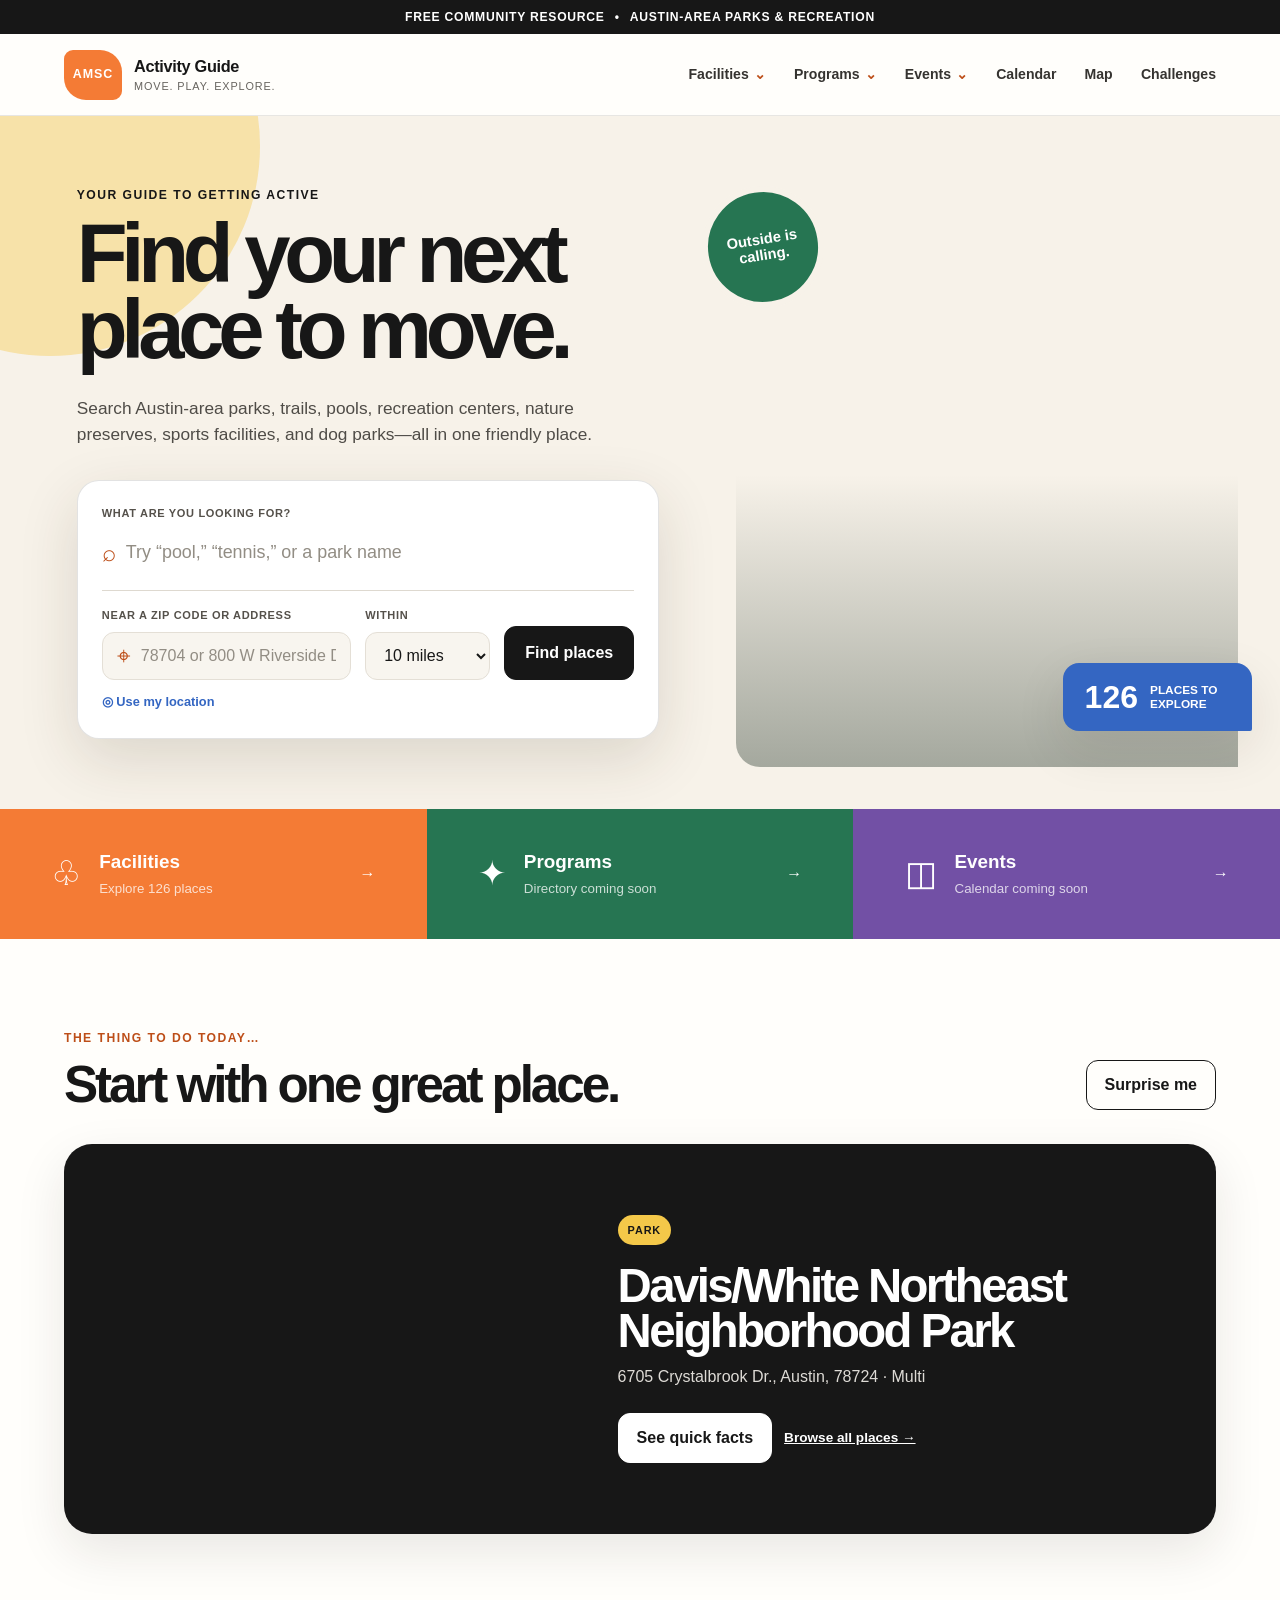
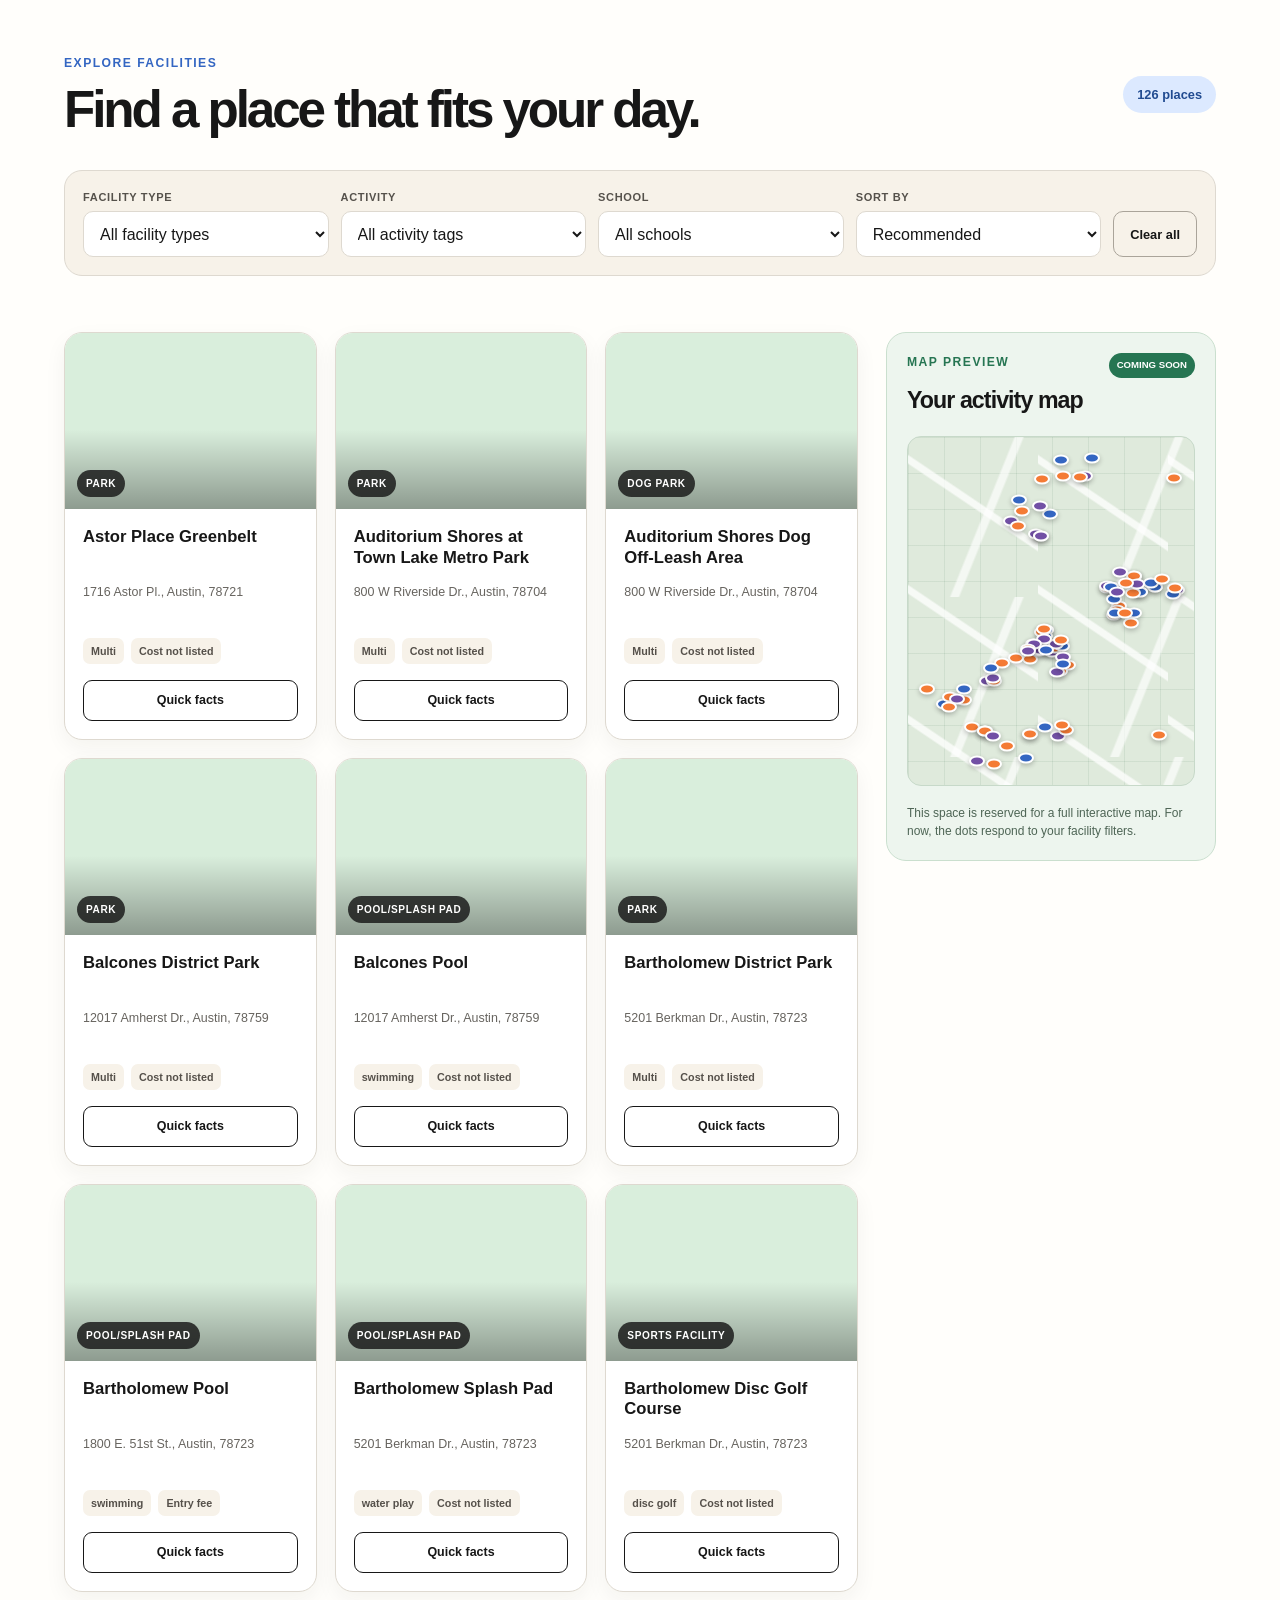
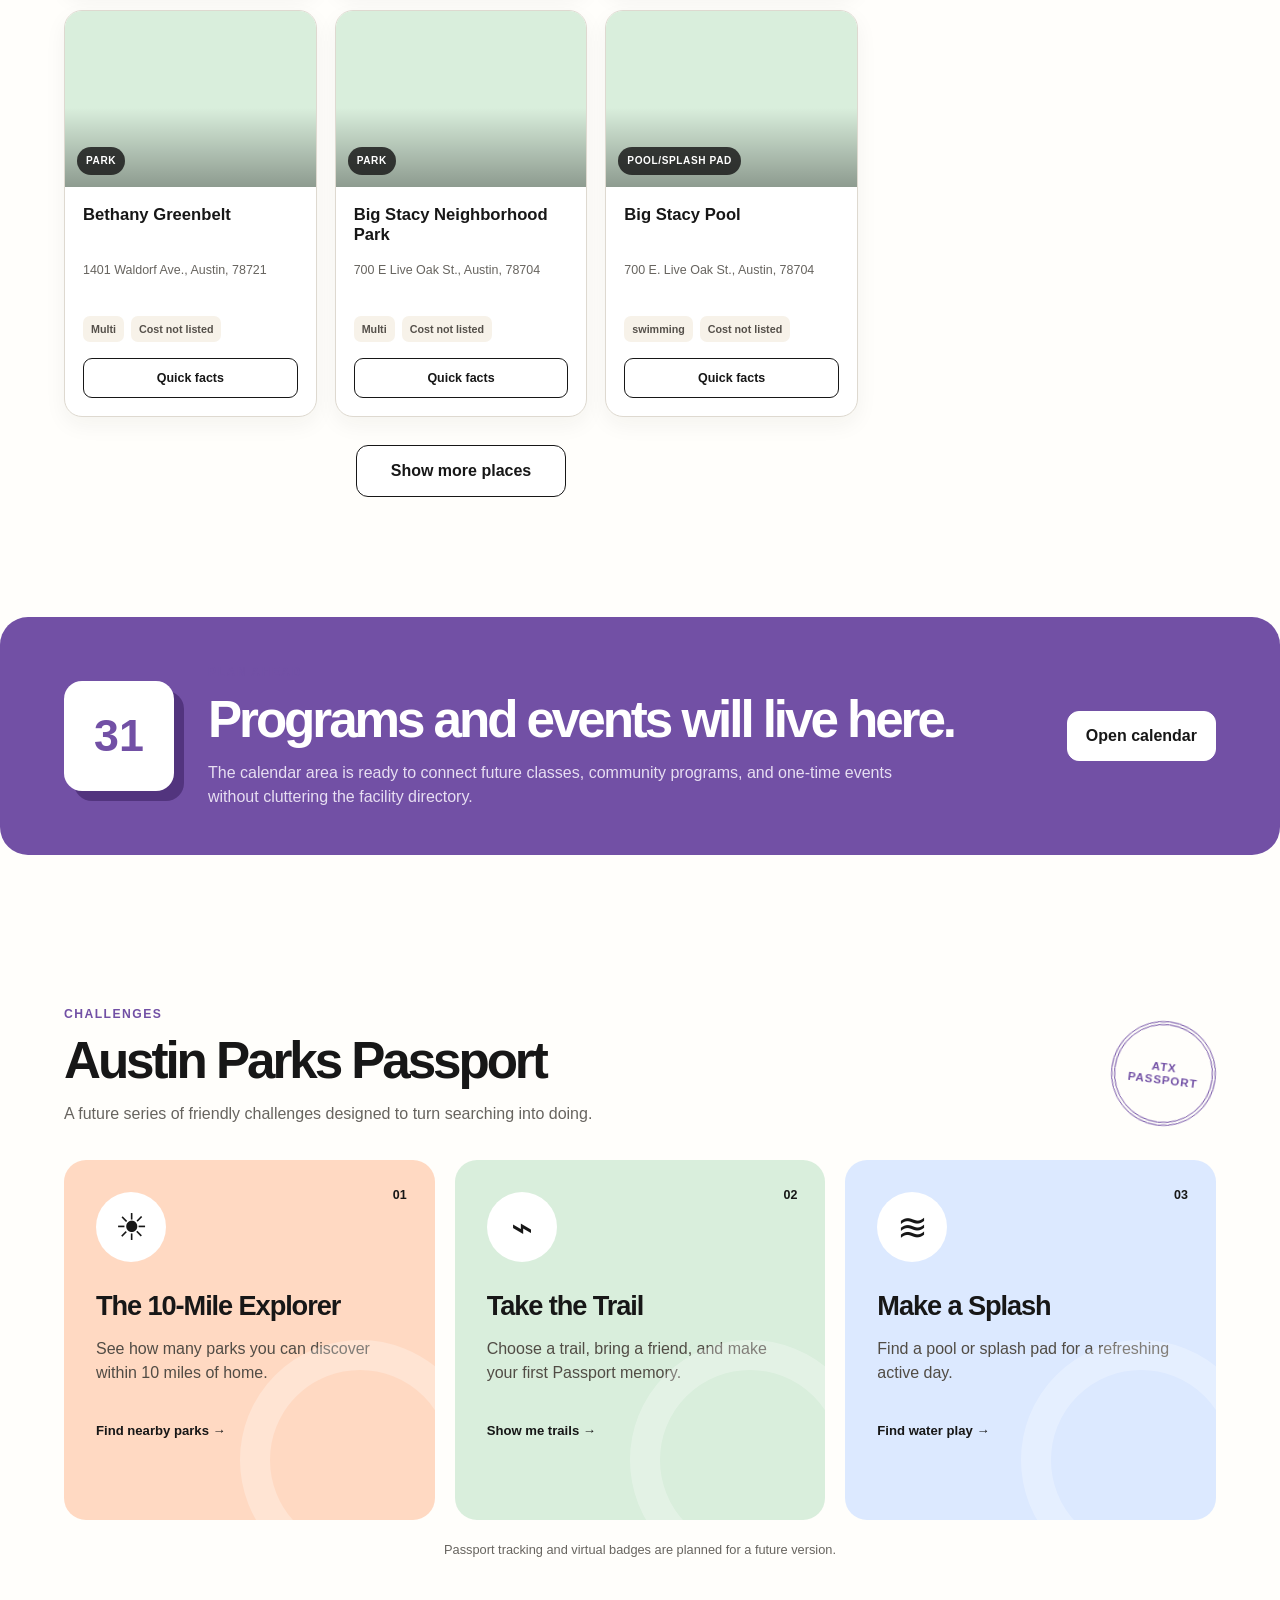
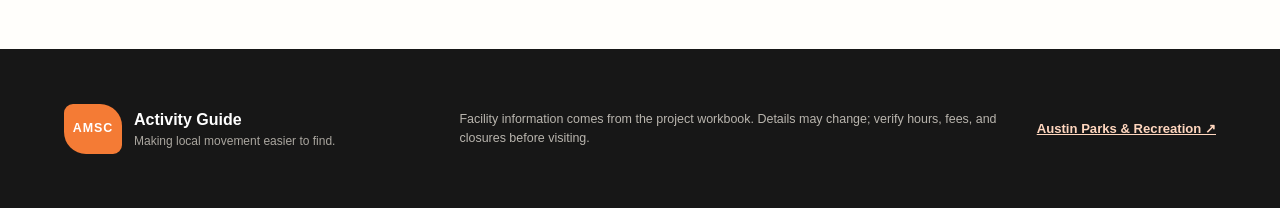
<file: index.html>
<!doctype html>
<html lang="en">
  <head>
    <meta charset="UTF-8" />
    <meta name="viewport" content="width=device-width, initial-scale=1.0" />
    <meta
      name="description"
      content="Explore Austin-area parks, trails, pools, recreation centers, nature preserves, sports facilities, and dog parks."
    />
    <meta name="theme-color" content="#f47b35" />
    <title>AMSC Activity Guide</title>
    <style>
:root {
  --ink: #171717;
  --muted: #67645f;
  --paper: #fffefb;
  --cream: #f7f2e9;
  --orange: #f47b35;
  --orange-dark: #bd4e18;
  --green: #267552;
  --green-light: #d9eedc;
  --blue: #3466c2;
  --blue-light: #dce9ff;
  --purple: #7250a5;
  --purple-light: #eadff7;
  --yellow: #f4c849;
  --line: #ded9d0;
  --shadow: 0 18px 50px rgb(37 30 20 / 10%);
  --font: "Avenir Next", "Helvetica Neue", Helvetica, Arial, sans-serif;
}

* { box-sizing: border-box; }
html { scroll-behavior: smooth; }
body {
  margin: 0;
  color: var(--ink);
  background: var(--paper);
  font-family: var(--font);
  line-height: 1.5;
}
button, input, select { font: inherit; }
button, summary, a { -webkit-tap-highlight-color: transparent; }
button { color: inherit; }
a { color: inherit; }

.announcement {
  display: flex;
  justify-content: center;
  gap: 10px;
  padding: 8px 24px;
  color: white;
  background: var(--ink);
  font-size: .76rem;
  font-weight: 700;
  letter-spacing: .06em;
  text-transform: uppercase;
}

.site-header {
  position: sticky;
  top: 0;
  z-index: 50;
  display: flex;
  align-items: center;
  justify-content: space-between;
  min-height: 82px;
  padding: 14px clamp(24px, 5vw, 80px);
  background: rgb(255 254 251 / 94%);
  border-bottom: 1px solid rgb(23 23 23 / 10%);
  backdrop-filter: blur(16px);
}

.brand { display: flex; align-items: center; gap: 12px; text-decoration: none; }
.brand-mark {
  display: inline-grid;
  place-items: center;
  min-width: 58px;
  min-height: 50px;
  padding: 8px;
  color: white;
  background: var(--orange);
  border-radius: 9px 22px 9px 22px;
  font-size: .78rem;
  font-weight: 900;
  letter-spacing: .08em;
}
.brand-copy { display: flex; flex-direction: column; line-height: 1.15; }
.brand-copy strong { font-size: 1.02rem; letter-spacing: -.02em; }
.brand-copy small { margin-top: 4px; color: var(--muted); font-size: .68rem; letter-spacing: .08em; text-transform: uppercase; }

.main-nav { display: flex; align-items: center; gap: clamp(14px, 2.2vw, 32px); }
.main-nav > a, .nav-dropdown > summary {
  position: relative;
  color: #353330;
  font-size: .88rem;
  font-weight: 700;
  text-decoration: none;
  cursor: pointer;
  list-style: none;
}
.nav-dropdown > summary::-webkit-details-marker { display: none; }
.nav-dropdown > summary::after { content: "⌄"; margin-left: 5px; color: var(--orange-dark); }
.main-nav > a::after {
  position: absolute;
  right: 0;
  bottom: -8px;
  left: 0;
  height: 2px;
  background: var(--orange);
  content: "";
  transform: scaleX(0);
  transition: transform .2s ease;
}
.main-nav > a:hover::after, .main-nav > a:focus-visible::after { transform: scaleX(1); }
.nav-dropdown { position: relative; }
.nav-dropdown-panel {
  position: absolute;
  top: 34px;
  left: -18px;
  width: 240px;
  padding: 12px;
  background: white;
  border: 1px solid var(--line);
  border-radius: 16px;
  box-shadow: var(--shadow);
}
.nav-dropdown-panel button {
  display: flex;
  width: 100%;
  padding: 10px 12px;
  background: transparent;
  border: 0;
  border-radius: 10px;
  text-align: left;
  cursor: pointer;
}
.nav-dropdown-panel button:hover { background: var(--cream); }
.nav-coming-soon { display: grid; gap: 4px; }
.nav-coming-soon strong { font-size: .88rem; }
.nav-coming-soon span { color: var(--muted); font-size: .78rem; }

.hero {
  position: relative;
  display: grid;
  grid-template-columns: minmax(0, 1.15fr) minmax(320px, .85fr);
  min-height: 640px;
  overflow: hidden;
  background: var(--cream);
}
.hero::before {
  position: absolute;
  top: -180px;
  left: -160px;
  width: 420px;
  height: 420px;
  background: var(--yellow);
  border-radius: 50%;
  content: "";
  opacity: .4;
}
.hero-content {
  position: relative;
  z-index: 2;
  align-self: center;
  padding: 70px clamp(30px, 6vw, 100px);
}
.eyebrow {
  margin: 0 0 12px;
  font-size: .76rem;
  font-weight: 900;
  letter-spacing: .12em;
  text-transform: uppercase;
}
.hero h1 {
  max-width: 760px;
  margin: 0;
  font-size: clamp(3.5rem, 6.5vw, 6.6rem);
  font-weight: 800;
  letter-spacing: -.075em;
  line-height: .91;
}
.hero-intro { max-width: 650px; margin: 28px 0 32px; color: #4f4c47; font-size: 1.08rem; }

.search-panel {
  position: relative;
  z-index: 3;
  max-width: 790px;
  padding: 24px;
  background: white;
  border: 1px solid rgb(23 23 23 / 12%);
  border-radius: 22px;
  box-shadow: 0 20px 60px rgb(55 43 24 / 14%);
}
.field { display: grid; gap: 8px; }
.field > span:first-child, .filter-bar label > span {
  color: #55514b;
  font-size: .69rem;
  font-weight: 800;
  letter-spacing: .06em;
  text-transform: uppercase;
}
.input-shell { display: flex; align-items: center; gap: 10px; }
.input-icon { color: var(--orange-dark); font-size: 1.5rem; line-height: 1; }
.input-shell input {
  width: 100%;
  padding: 10px 0;
  background: transparent;
  border: 0;
  outline: 0;
  color: var(--ink);
}
.input-shell input::placeholder { color: #928d84; }
.keyword-field { padding-bottom: 14px; border-bottom: 1px solid var(--line); }
.keyword-field input { font-size: 1.12rem; }
.location-row { display: grid; grid-template-columns: minmax(240px, 1fr) 125px auto; gap: 14px; align-items: end; margin-top: 16px; }
.location-field .input-shell, .radius-field select {
  min-height: 48px;
  padding: 0 14px;
  background: #f8f5ef;
  border: 1px solid #e4dfd6;
  border-radius: 12px;
}
.radius-field select { width: 100%; color: var(--ink); }
.primary-button, .outline-button, .light-button, .show-more {
  border-radius: 12px;
  font-weight: 800;
  cursor: pointer;
  transition: transform .2s ease, box-shadow .2s ease;
}
.primary-button { padding: 14px 20px; color: white; background: var(--ink); border: 1px solid var(--ink); }
.primary-button:hover, .outline-button:hover, .light-button:hover, .show-more:hover { transform: translateY(-2px); }
.find-button { min-height: 48px; white-space: nowrap; }
.location-tools { display: flex; gap: 14px; align-items: center; min-height: 24px; margin-top: 10px; }
.text-button { padding: 0; color: var(--blue); background: transparent; border: 0; font-size: .8rem; font-weight: 800; cursor: pointer; }
#location-status { color: var(--muted); font-size: .76rem; }

.hero-visual { position: relative; min-height: 640px; padding: 42px 42px 42px 0; }
.hero-photo {
  width: 100%;
  height: 100%;
  min-height: 540px;
  background:
    linear-gradient(180deg, transparent 52%, rgb(18 37 25 / 36%)),
    url("https://images.unsplash.com/photo-1500530855697-b586d89ba3ee?auto=format&fit=crop&w=1200&q=82") center/cover;
  border-radius: 180px 0 0 24px;
}
.hero-stat {
  position: absolute;
  right: 28px;
  bottom: 78px;
  display: flex;
  align-items: center;
  gap: 12px;
  padding: 18px 22px;
  color: white;
  background: var(--blue);
  border-radius: 16px 16px 2px 16px;
  box-shadow: var(--shadow);
}
.hero-stat strong { font-size: 2rem; line-height: 1; }
.hero-stat span { max-width: 80px; font-size: .74rem; font-weight: 800; line-height: 1.2; text-transform: uppercase; }
.hero-sticker {
  position: absolute;
  top: 70px;
  left: -34px;
  display: grid;
  place-items: center;
  width: 122px;
  height: 122px;
  padding: 18px;
  color: white;
  background: var(--green);
  border: 6px solid var(--cream);
  border-radius: 50%;
  font-size: .92rem;
  font-weight: 900;
  line-height: 1.1;
  text-align: center;
  transform: rotate(-9deg);
}

.category-strip { display: grid; grid-template-columns: repeat(3, 1fr); }
.category-tile {
  display: grid;
  grid-template-columns: auto 1fr auto;
  gap: 18px;
  align-items: center;
  min-height: 130px;
  padding: 24px clamp(24px, 4vw, 64px);
  border: 0;
  text-align: left;
  cursor: pointer;
}
.category-tile > span:nth-child(2) { display: grid; }
.category-tile strong { font-size: 1.18rem; }
.category-tile small { margin-top: 3px; opacity: .76; }
.category-icon { font-size: 2.1rem; }
.facility-tile { color: white; background: var(--orange); }
.program-tile { color: white; background: var(--green); }
.event-tile { color: white; background: var(--purple); }

.section-shell { max-width: 1500px; margin: 0 auto; padding: 90px clamp(24px, 5vw, 80px); }
.section-heading { display: flex; justify-content: space-between; gap: 30px; align-items: end; margin-bottom: 34px; }
.section-heading h2, .calendar-section h2 { margin: 0; font-size: clamp(2.2rem, 4vw, 4.2rem); letter-spacing: -.06em; line-height: 1; }
.section-subtitle { max-width: 640px; margin: 16px 0 0; color: var(--muted); }
.orange-text { color: var(--orange-dark); }
.blue-text { color: var(--blue); }
.green-text { color: var(--green); }
.purple-text { color: var(--purple); }
.outline-button { padding: 12px 18px; background: transparent; border: 1px solid var(--ink); }

.today-section { padding-bottom: 40px; }
.today-card {
  display: grid;
  grid-template-columns: minmax(320px, .85fr) 1.15fr;
  min-height: 390px;
  overflow: hidden;
  background: var(--ink);
  border-radius: 28px;
  box-shadow: var(--shadow);
}
.today-image { min-height: 390px; background-position: center; background-size: cover; }
.today-copy { display: flex; flex-direction: column; justify-content: center; padding: clamp(32px, 5vw, 72px); color: white; }
.type-badge { width: fit-content; padding: 7px 10px; color: var(--ink); background: var(--yellow); border-radius: 999px; font-size: .68rem; font-weight: 900; letter-spacing: .08em; text-transform: uppercase; }
.today-copy h3 { margin: 18px 0 12px; font-size: clamp(2rem, 3.7vw, 4.5rem); letter-spacing: -.055em; line-height: .95; }
.today-copy p { max-width: 590px; margin: 0 0 24px; color: #dedbd6; }
.today-actions { display: flex; gap: 12px; flex-wrap: wrap; }
.light-button { padding: 12px 18px; color: var(--ink); background: white; border: 1px solid white; }
.today-actions .text-link { align-self: center; color: white; font-size: .85rem; font-weight: 800; }

.explore-section { padding-top: 80px; }
.explore-heading { align-items: center; }
.results-count { margin: 0; padding: 9px 14px; background: var(--blue-light); border-radius: 999px; color: #214b91; font-size: .8rem; font-weight: 800; }
.filter-bar {
  display: grid;
  grid-template-columns: repeat(4, minmax(150px, 1fr)) auto;
  gap: 12px;
  padding: 18px;
  background: var(--cream);
  border: 1px solid var(--line);
  border-radius: 18px;
}
.filter-bar label { display: grid; gap: 6px; }
.filter-bar select {
  width: 100%;
  min-height: 46px;
  padding: 0 12px;
  background: white;
  border: 1px solid var(--line);
  border-radius: 10px;
  color: var(--ink);
}
.clear-button { align-self: end; min-height: 46px; padding: 0 16px; background: transparent; border: 1px solid #aaa49a; border-radius: 10px; font-size: .8rem; font-weight: 800; cursor: pointer; }
.active-filters { display: flex; flex-wrap: wrap; gap: 8px; min-height: 28px; margin: 14px 0; }
.filter-chip { padding: 6px 10px; color: #3a3732; background: white; border: 1px solid var(--line); border-radius: 999px; font-size: .72rem; font-weight: 700; }

.results-layout { display: grid; grid-template-columns: minmax(0, 1fr) 330px; gap: 28px; align-items: start; }
.facility-grid { display: grid; grid-template-columns: repeat(3, minmax(0, 1fr)); gap: 18px; }
.facility-card {
  overflow: hidden;
  background: white;
  border: 1px solid var(--line);
  border-radius: 18px;
  box-shadow: 0 8px 22px rgb(37 30 20 / 5%);
  transition: transform .2s ease, box-shadow .2s ease;
}
.facility-card:hover { transform: translateY(-4px); box-shadow: 0 18px 34px rgb(37 30 20 / 12%); }
.card-image { position: relative; height: 176px; background-color: var(--green-light); background-position: center; background-size: cover; }
.card-image::after { position: absolute; inset: 0; background: linear-gradient(180deg, transparent 55%, rgb(0 0 0 / 35%)); content: ""; }
.card-type { position: absolute; z-index: 2; bottom: 12px; left: 12px; padding: 6px 9px; color: white; background: rgb(23 23 23 / 82%); border-radius: 999px; font-size: .63rem; font-weight: 900; letter-spacing: .06em; text-transform: uppercase; }
.card-distance { position: absolute; z-index: 2; top: 12px; right: 12px; padding: 6px 9px; color: #1c3526; background: rgb(255 255 255 / 92%); border-radius: 999px; font-size: .66rem; font-weight: 800; }
.card-body { padding: 18px; }
.card-body h3 { min-height: 48px; margin: 0 0 8px; font-size: 1.04rem; line-height: 1.24; }
.card-address { min-height: 41px; margin: 0 0 14px; color: var(--muted); font-size: .78rem; }
.card-meta { display: flex; gap: 7px; flex-wrap: wrap; margin-bottom: 16px; }
.meta-pill { padding: 5px 8px; background: var(--cream); border-radius: 7px; color: #55504a; font-size: .67rem; font-weight: 700; }
.card-notice { margin: -4px 0 14px; padding: 8px 10px; color: #7b2e14; background: #ffebe1; border-radius: 8px; font-size: .7rem; font-weight: 800; }
.facts-button { width: 100%; padding: 10px 12px; color: var(--ink); background: white; border: 1px solid var(--ink); border-radius: 9px; font-size: .78rem; font-weight: 900; cursor: pointer; }
.show-more { display: block; min-width: 210px; margin: 28px auto 0; padding: 13px 20px; background: white; border: 1px solid var(--ink); }
.empty-state { padding: 80px 24px; text-align: center; background: var(--cream); border-radius: 20px; }
.empty-state > span { font-size: 3rem; }
.empty-state h3 { margin-bottom: 6px; }
.empty-state p { color: var(--muted); }

.map-panel { position: sticky; top: 110px; padding: 20px; background: #edf5ee; border: 1px solid #cadfce; border-radius: 20px; }
.map-heading { display: flex; justify-content: space-between; gap: 12px; align-items: start; }
.map-heading h3 { margin: 0; font-size: 1.45rem; letter-spacing: -.04em; }
.coming-pill { padding: 5px 8px; color: white; background: var(--green); border-radius: 999px; font-size: .6rem; font-weight: 900; text-transform: uppercase; }
.map-canvas {
  position: relative;
  height: 350px;
  margin: 18px 0;
  overflow: hidden;
  background-color: #dfeadc;
  background-image:
    linear-gradient(34deg, transparent 47%, rgb(255 255 255 / 75%) 48% 51%, transparent 52%),
    linear-gradient(112deg, transparent 47%, rgb(255 255 255 / 65%) 48% 51%, transparent 52%),
    linear-gradient(rgb(49 105 74 / 9%) 1px, transparent 1px),
    linear-gradient(90deg, rgb(49 105 74 / 9%) 1px, transparent 1px);
  background-size: 130px 130px, 160px 160px, 36px 36px, 36px 36px;
  border: 1px solid #c7d9c9;
  border-radius: 14px;
}
.map-dot {
  position: absolute;
  width: 11px;
  height: 11px;
  background: var(--orange);
  border: 2px solid white;
  border-radius: 50%;
  box-shadow: 0 2px 5px rgb(0 0 0 / 24%);
  cursor: pointer;
  transform: translate(-50%, -50%);
}
.map-dot:nth-child(3n) { background: var(--blue); }
.map-dot:nth-child(4n) { background: var(--purple); }
.map-panel > p { margin: 0; color: #4e6555; font-size: .75rem; }

.calendar-section {
  display: grid;
  grid-template-columns: auto 1fr auto;
  gap: 34px;
  align-items: center;
  max-width: 1400px;
  margin: 30px auto 70px;
  padding: 46px clamp(28px, 5vw, 70px);
  color: white;
  background: var(--purple);
  border-radius: 28px;
}
.calendar-section p:not(.eyebrow) { max-width: 720px; margin-bottom: 0; color: #e7def2; }
.calendar-art { display: grid; place-items: center; width: 110px; height: 110px; color: var(--purple); background: white; border-radius: 18px; box-shadow: 10px 10px 0 #52347e; }
.calendar-art span { font-size: 2.8rem; font-weight: 900; }

.challenge-section { padding-top: 80px; }
.passport-stamp { display: grid; place-items: center; width: 105px; height: 105px; color: var(--purple); border: 4px double var(--purple); border-radius: 50%; font-size: .72rem; font-weight: 900; letter-spacing: .08em; line-height: 1.1; text-align: center; transform: rotate(7deg); }
.challenge-grid { display: grid; grid-template-columns: repeat(3, 1fr); gap: 20px; }
.challenge-card { position: relative; min-height: 360px; overflow: hidden; padding: 32px; border-radius: 22px; }
.challenge-card::after { position: absolute; right: -45px; bottom: -60px; width: 180px; height: 180px; border: 30px solid rgb(255 255 255 / 28%); border-radius: 50%; content: ""; }
.orange-card { background: #ffd9c2; }
.green-card { background: var(--green-light); }
.blue-card { background: var(--blue-light); }
.challenge-number { position: absolute; top: 26px; right: 28px; font-size: .78rem; font-weight: 900; }
.challenge-icon { display: grid; place-items: center; width: 70px; height: 70px; background: white; border-radius: 50%; font-size: 2.3rem; }
.challenge-card h3 { max-width: 280px; margin: 30px 0 10px; font-size: 1.7rem; letter-spacing: -.04em; line-height: 1.05; }
.challenge-card p { max-width: 300px; color: #514c45; }
.challenge-card button { position: relative; z-index: 2; margin-top: 20px; padding: 0; background: transparent; border: 0; font-size: .82rem; font-weight: 900; cursor: pointer; }
.challenge-note { margin: 20px 0 0; color: var(--muted); font-size: .8rem; text-align: center; }

footer {
  display: grid;
  grid-template-columns: 1fr 1.5fr auto;
  gap: 32px;
  align-items: center;
  padding: 48px clamp(24px, 5vw, 80px);
  color: white;
  background: var(--ink);
}
.footer-brand { display: flex; gap: 12px; align-items: center; }
.footer-brand div { display: grid; }
.footer-brand span:last-child { color: #aaa69f; font-size: .75rem; }
footer p { max-width: 650px; color: #b9b5ae; font-size: .78rem; }
footer > a { color: #ffd6be; font-size: .82rem; font-weight: 800; }

.facts-dialog {
  width: min(680px, calc(100vw - 32px));
  max-height: calc(100vh - 48px);
  padding: 0;
  overflow: auto;
  background: white;
  border: 0;
  border-radius: 24px;
  box-shadow: 0 30px 90px rgb(0 0 0 / 35%);
}
.facts-dialog::backdrop { background: rgb(15 15 15 / 65%); backdrop-filter: blur(4px); }
.dialog-close { position: absolute; z-index: 4; top: 14px; right: 14px; display: grid; place-items: center; width: 38px; height: 38px; color: white; background: rgb(23 23 23 / 78%); border: 0; border-radius: 50%; font-size: 1.4rem; cursor: pointer; }
.dialog-image { height: 240px; background-position: center; background-size: cover; }
.dialog-body { padding: 28px; }
.dialog-body h2 { margin: 14px 0 8px; font-size: 2rem; letter-spacing: -.05em; line-height: 1.05; }
.dialog-address { margin: 0 0 22px; color: var(--muted); }
.fact-list { display: grid; grid-template-columns: repeat(2, 1fr); gap: 1px; overflow: hidden; background: var(--line); border: 1px solid var(--line); border-radius: 14px; }
.fact-item { min-height: 88px; padding: 15px; background: white; }
.fact-item span { display: block; margin-bottom: 5px; color: var(--muted); font-size: .65rem; font-weight: 900; letter-spacing: .07em; text-transform: uppercase; }
.fact-item strong { font-size: .84rem; line-height: 1.35; }
.dialog-notice { margin-top: 16px; padding: 12px 14px; color: #782e15; background: #ffebe1; border-radius: 10px; font-size: .78rem; font-weight: 800; }
.dialog-actions { display: flex; gap: 10px; flex-wrap: wrap; margin-top: 20px; }
.dialog-actions a { padding: 11px 14px; border: 1px solid var(--ink); border-radius: 10px; font-size: .78rem; font-weight: 900; text-decoration: none; }
.dialog-actions a:first-child { color: white; background: var(--ink); }

.toast { position: fixed; z-index: 100; right: 24px; bottom: 24px; max-width: 340px; padding: 13px 16px; color: white; background: var(--ink); border-radius: 11px; box-shadow: var(--shadow); font-size: .8rem; font-weight: 700; opacity: 0; pointer-events: none; transform: translateY(12px); transition: opacity .2s ease, transform .2s ease; }
.toast.visible { opacity: 1; transform: translateY(0); }

:focus-visible { outline: 3px solid var(--yellow); outline-offset: 3px; }

@media (max-width: 1180px) {
  .main-nav { gap: 16px; }
  .facility-grid { grid-template-columns: repeat(2, 1fr); }
  .filter-bar { grid-template-columns: repeat(2, 1fr); }
  .clear-button { align-self: stretch; }
  .calendar-section { margin-right: 24px; margin-left: 24px; }
}

@media (max-width: 900px) {
  .site-header { align-items: flex-start; gap: 18px; }
  .main-nav { justify-content: flex-end; flex-wrap: wrap; }
  .hero { grid-template-columns: 1fr; }
  .hero-content { padding-bottom: 30px; }
  .hero-visual { min-height: 420px; padding: 0 24px 36px; }
  .hero-photo { min-height: 380px; border-radius: 24px 120px 24px 24px; }
  .hero-sticker { top: -12px; left: 34px; }
  .category-strip { grid-template-columns: 1fr; }
  .category-tile { min-height: 100px; }
  .today-card { grid-template-columns: 1fr; }
  .today-image { min-height: 300px; }
  .results-layout { grid-template-columns: 1fr; }
  .map-panel { position: relative; top: 0; }
  .challenge-grid { grid-template-columns: 1fr; }
  .challenge-card { min-height: 310px; }
  .calendar-section { grid-template-columns: auto 1fr; }
  .calendar-section button { grid-column: 2; justify-self: start; }
  footer { grid-template-columns: 1fr; }
}

@media (max-width: 650px) {
  .announcement { font-size: .62rem; }
  .site-header { position: relative; display: grid; padding: 14px 20px; }
  .main-nav { justify-content: flex-start; gap: 13px 18px; }
  .main-nav > a, .nav-dropdown > summary { font-size: .78rem; }
  .nav-dropdown-panel { position: fixed; top: auto; left: 20px; width: calc(100vw - 40px); }
  .hero h1 { font-size: 3.6rem; }
  .search-panel { padding: 18px; }
  .location-row { grid-template-columns: 1fr 1fr; }
  .location-field { grid-column: 1 / -1; }
  .find-button { width: 100%; }
  .section-shell { padding: 65px 20px; }
  .section-heading { align-items: flex-start; flex-direction: column; }
  .filter-bar { grid-template-columns: 1fr; }
  .facility-grid { grid-template-columns: 1fr; }
  .calendar-section { grid-template-columns: 1fr; margin: 20px; padding: 34px 24px; }
  .calendar-section button { grid-column: 1; }
  .passport-stamp { display: none; }
  .fact-list { grid-template-columns: 1fr; }
}

@media (prefers-reduced-motion: reduce) {
  *, *::before, *::after { scroll-behavior: auto !important; transition: none !important; }
}

    </style>
  </head>
  <body>
    <div class="announcement">
      <span>Free community resource</span>
      <span aria-hidden="true">•</span>
      <span>Austin-area parks & recreation</span>
    </div>

    <header class="site-header">
      <a class="brand" href="#top" aria-label="AMSC Activity Guide home">
        <span class="brand-mark">AMSC</span>
        <span class="brand-copy">
          <strong>Activity Guide</strong>
          <small>Move. Play. Explore.</small>
        </span>
      </a>

      <nav class="main-nav" aria-label="Main navigation">
        <details class="nav-dropdown">
          <summary>Facilities</summary>
          <div class="nav-dropdown-panel" id="facility-menu"></div>
        </details>
        <details class="nav-dropdown">
          <summary>Programs</summary>
          <div class="nav-dropdown-panel nav-coming-soon">
            <strong>Programs are coming soon</strong>
            <span>This area is ready for future program types.</span>
          </div>
        </details>
        <details class="nav-dropdown">
          <summary>Events</summary>
          <div class="nav-dropdown-panel nav-coming-soon">
            <strong>Events are coming soon</strong>
            <span>Future event types will connect to the calendar.</span>
          </div>
        </details>
        <a href="#calendar">Calendar</a>
        <a href="#map">Map</a>
        <a href="#challenges">Challenges</a>
      </nav>
    </header>

    <main id="top">
      <section class="hero">
        <div class="hero-content">
          <p class="eyebrow">Your guide to getting active</p>
          <h1>Find your next place to move.</h1>
          <p class="hero-intro">
            Search Austin-area parks, trails, pools, recreation centers, nature preserves,
            sports facilities, and dog parks—all in one friendly place.
          </p>

          <form class="search-panel" id="search-form">
            <label class="field keyword-field">
              <span>What are you looking for?</span>
              <span class="input-shell">
                <span class="input-icon" aria-hidden="true">⌕</span>
                <input
                  id="keyword-input"
                  type="search"
                  placeholder="Try “pool,” “tennis,” or a park name"
                  autocomplete="off"
                />
              </span>
            </label>

            <div class="location-row">
              <label class="field location-field">
                <span>Near a ZIP code or address</span>
                <span class="input-shell">
                  <span class="input-icon" aria-hidden="true">⌖</span>
                  <input
                    id="location-input"
                    type="text"
                    placeholder="78704 or 800 W Riverside Dr."
                    autocomplete="postal-code"
                  />
                </span>
              </label>
              <label class="field radius-field">
                <span>Within</span>
                <select id="radius-select" aria-label="Distance radius">
                  <option value="5">5 miles</option>
                  <option value="10" selected>10 miles</option>
                  <option value="15">15 miles</option>
                </select>
              </label>
              <button class="primary-button find-button" type="submit">Find places</button>
            </div>
            <div class="location-tools">
              <button class="text-button" id="use-location" type="button">◎ Use my location</button>
              <span id="location-status" role="status" aria-live="polite"></span>
            </div>
          </form>
        </div>

        <aside class="hero-visual" aria-label="Austin park scene">
          <div class="hero-photo"></div>
          <div class="hero-stat">
            <strong>126</strong>
            <span>places to explore</span>
          </div>
          <div class="hero-sticker">Outside is calling.</div>
        </aside>
      </section>

      <section class="category-strip" aria-label="Explore categories">
        <button class="category-tile facility-tile" data-scroll-to="explore">
          <span class="category-icon" aria-hidden="true">♧</span>
          <span><strong>Facilities</strong><small>Explore 126 places</small></span>
          <span aria-hidden="true">→</span>
        </button>
        <button class="category-tile program-tile" data-coming-soon="Programs">
          <span class="category-icon" aria-hidden="true">✦</span>
          <span><strong>Programs</strong><small>Directory coming soon</small></span>
          <span aria-hidden="true">→</span>
        </button>
        <button class="category-tile event-tile" data-scroll-to="calendar">
          <span class="category-icon" aria-hidden="true">◫</span>
          <span><strong>Events</strong><small>Calendar coming soon</small></span>
          <span aria-hidden="true">→</span>
        </button>
      </section>

      <section class="today-section section-shell" id="today">
        <div class="section-heading">
          <div>
            <p class="eyebrow orange-text">The thing to do today…</p>
            <h2>Start with one great place.</h2>
          </div>
          <button class="outline-button" id="surprise-me" type="button">Surprise me</button>
        </div>
        <article class="today-card" id="today-card" aria-live="polite"></article>
      </section>

      <section class="explore-section section-shell" id="explore">
        <div class="section-heading explore-heading">
          <div>
            <p class="eyebrow blue-text">Explore facilities</p>
            <h2>Find a place that fits your day.</h2>
          </div>
          <p class="results-count" id="results-count">Loading facilities…</p>
        </div>

        <div class="filter-bar" aria-label="Facility filters">
          <label>
            <span>Facility type</span>
            <select id="type-filter"><option value="">All facility types</option></select>
          </label>
          <label>
            <span>Activity</span>
            <select id="activity-filter"><option value="">All activity tags</option></select>
          </label>
          <label>
            <span>School</span>
            <select id="school-filter"><option value="">All schools</option></select>
          </label>
          <label>
            <span>Sort by</span>
            <select id="sort-select">
              <option value="recommended">Recommended</option>
              <option value="distance">Distance</option>
              <option value="cost">Cost: low to high</option>
              <option value="name">Name: A–Z</option>
            </select>
          </label>
          <button class="clear-button" id="clear-filters" type="button">Clear all</button>
        </div>

        <div class="active-filters" id="active-filters" aria-live="polite"></div>

        <div class="results-layout">
          <div>
            <div class="facility-grid" id="facility-grid"></div>
            <div class="empty-state" id="empty-state" hidden>
              <span aria-hidden="true">⌕</span>
              <h3>No places match those filters yet.</h3>
              <p>Try widening your distance or clearing one of the filters.</p>
              <button class="primary-button" id="empty-clear" type="button">Clear filters</button>
            </div>
            <button class="show-more" id="show-more" type="button">Show more places</button>
          </div>

          <aside class="map-panel" id="map">
            <div class="map-heading">
              <div>
                <p class="eyebrow green-text">Map preview</p>
                <h3>Your activity map</h3>
              </div>
              <span class="coming-pill">Coming soon</span>
            </div>
            <div class="map-canvas" id="map-canvas" aria-label="Preview of filtered facility locations"></div>
            <p>
              This space is reserved for a full interactive map. For now, the dots respond to
              your facility filters.
            </p>
          </aside>
        </div>
      </section>

      <section class="calendar-section" id="calendar">
        <div class="calendar-art" aria-hidden="true">
          <span>31</span>
        </div>
        <div>
          <p class="eyebrow purple-text">Plan ahead</p>
          <h2>Programs and events will live here.</h2>
          <p>
            The calendar area is ready to connect future classes, community programs, and
            one-time events without cluttering the facility directory.
          </p>
        </div>
        <button class="light-button" type="button" data-coming-soon="Calendar">Open calendar</button>
      </section>

      <section class="challenge-section section-shell" id="challenges">
        <div class="section-heading">
          <div>
            <p class="eyebrow purple-text">Challenges</p>
            <h2>Austin Parks Passport</h2>
            <p class="section-subtitle">
              A future series of friendly challenges designed to turn searching into doing.
            </p>
          </div>
          <span class="passport-stamp" aria-hidden="true">ATX<br />PASSPORT</span>
        </div>

        <div class="challenge-grid">
          <article class="challenge-card orange-card">
            <span class="challenge-number">01</span>
            <div class="challenge-icon" aria-hidden="true">☀</div>
            <h3>The 10-Mile Explorer</h3>
            <p>See how many parks you can discover within 10 miles of home.</p>
            <button type="button" data-challenge-type="Park">Find nearby parks →</button>
          </article>
          <article class="challenge-card green-card">
            <span class="challenge-number">02</span>
            <div class="challenge-icon" aria-hidden="true">⌁</div>
            <h3>Take the Trail</h3>
            <p>Choose a trail, bring a friend, and make your first Passport memory.</p>
            <button type="button" data-challenge-type="Trail">Show me trails →</button>
          </article>
          <article class="challenge-card blue-card">
            <span class="challenge-number">03</span>
            <div class="challenge-icon" aria-hidden="true">≋</div>
            <h3>Make a Splash</h3>
            <p>Find a pool or splash pad for a refreshing active day.</p>
            <button type="button" data-challenge-type="Pool/Splash Pad">Find water play →</button>
          </article>
        </div>
        <p class="challenge-note">
          Passport tracking and virtual badges are planned for a future version.
        </p>
      </section>
    </main>

    <footer>
      <div class="footer-brand">
        <span class="brand-mark">AMSC</span>
        <div><strong>Activity Guide</strong><span>Making local movement easier to find.</span></div>
      </div>
      <p>
        Facility information comes from the project workbook. Details may change; verify hours,
        fees, and closures before visiting.
      </p>
      <a href="https://www.austintexas.gov/parks" target="_blank" rel="noreferrer">
        Austin Parks & Recreation ↗
      </a>
    </footer>

    <dialog class="facts-dialog" id="facts-dialog">
      <button class="dialog-close" id="dialog-close" type="button" aria-label="Close quick facts">×</button>
      <div id="dialog-content"></div>
    </dialog>

    <div class="toast" id="toast" role="status" aria-live="polite"></div>
    <script>
window.AMSC_FACILITIES = [
  {
    "name": "Astor Place Greenbelt",
    "type": "Park",
    "activity": "Multi",
    "cost": "",
    "address": "1716 Astor Pl.",
    "city": "Austin",
    "zip": "78721",
    "longitude": -97.687136,
    "latitude": 30.284488,
    "days": "Daily",
    "hours": "5:00 AM–10:00 PM daily (general City of Austin park hours, Austin City Code Title 8 Ch. 8-1 Art. 2, unless otherwise posted)",
    "website": "",
    "school": "Marshall",
    "parentName": "",
    "notice": ""
  },
  {
    "name": "Auditorium Shores at Town Lake Metro Park",
    "type": "Park",
    "activity": "Multi",
    "cost": "",
    "address": "800 W Riverside Dr.",
    "city": "Austin",
    "zip": "78704",
    "longitude": -97.752467,
    "latitude": 30.261569,
    "days": "Daily",
    "hours": "5:00 AM–10:00 PM daily (general City of Austin park hours, Austin City Code Title 8 Ch. 8-1 Art. 2, unless otherwise posted)",
    "website": "",
    "school": "Lively",
    "parentName": "",
    "notice": ""
  },
  {
    "name": "Auditorium Shores Dog Off-Leash Area",
    "type": "Dog Park",
    "activity": "Multi",
    "cost": "",
    "address": "800 W Riverside Dr.",
    "city": "Austin",
    "zip": "78704",
    "longitude": -97.752467,
    "latitude": 30.261569,
    "days": "Daily",
    "hours": "",
    "website": "https://www.austintexas.gov/parks/programs/dog-parks-leash-areas",
    "school": "Lively",
    "parentName": "Auditorium Shores at Town Lake Metro Park",
    "notice": ""
  },
  {
    "name": "Balcones District Park",
    "type": "Park",
    "activity": "Multi",
    "cost": "",
    "address": "12017 Amherst Dr.",
    "city": "Austin",
    "zip": "78759",
    "longitude": -97.717698,
    "latitude": 30.412848,
    "days": "Daily",
    "hours": "5:00 AM–10:00 PM daily (general City of Austin park hours, Austin City Code Title 8 Ch. 8-1 Art. 2, unless otherwise posted)",
    "website": "",
    "school": "Murchison",
    "parentName": "",
    "notice": ""
  },
  {
    "name": "Balcones Pool",
    "type": "Pool/Splash Pad",
    "activity": "swimming",
    "cost": "",
    "address": "12017 Amherst Dr.",
    "city": "Austin",
    "zip": "78759",
    "longitude": -97.722083,
    "latitude": 30.411694,
    "days": "Seasonal (Spring Break-Labor Day, weather permitting)",
    "hours": "",
    "website": "https://www.austintexas.gov/parks/locations/balcones-pool",
    "school": "Murchison",
    "parentName": "Balcones District Park",
    "notice": ""
  },
  {
    "name": "Bartholomew District Park",
    "type": "Park",
    "activity": "Multi",
    "cost": "",
    "address": "5201 Berkman Dr.",
    "city": "Austin",
    "zip": "78723",
    "longitude": -97.694849,
    "latitude": 30.303166,
    "days": "Daily",
    "hours": "5:00 AM–10:00 PM daily (general City of Austin park hours, Austin City Code Title 8 Ch. 8-1 Art. 2, unless otherwise posted)",
    "website": "",
    "school": "Marshall",
    "parentName": "",
    "notice": ""
  },
  {
    "name": "Bartholomew Pool",
    "type": "Pool/Splash Pad",
    "activity": "swimming",
    "cost": "Fee charged (Spring Break-AISD through end of Oct): Resident $2 child (1-11) / $3 junior (12-17) / $5 adult (18-62) / $2 senior (62+); Non-resident $4/$5/$9/$5. Free: under 1 & honorably discharged veterans.",
    "address": "1800 E. 51st St.",
    "city": "Austin",
    "zip": "78723",
    "longitude": -97.697759,
    "latitude": 30.302703,
    "days": "Year-round",
    "hours": "",
    "website": "https://www.austintexas.gov/parks/locations/bartholomew-pool",
    "school": "Marshall",
    "parentName": "Bartholomew District Park",
    "notice": ""
  },
  {
    "name": "Bartholomew Splash Pad",
    "type": "Pool/Splash Pad",
    "activity": "water play",
    "cost": "",
    "address": "5201 Berkman Dr.",
    "city": "Austin",
    "zip": "78723",
    "longitude": -97.69763,
    "latitude": 30.304854,
    "days": "",
    "hours": "",
    "website": "https://www.austintexas.gov/parks/locations/bartholomew-splash-pad",
    "school": "Marshall",
    "parentName": "Bartholomew District Park",
    "notice": ""
  },
  {
    "name": "Bartholomew Disc Golf Course",
    "type": "Sports Facility",
    "activity": "disc golf",
    "cost": "",
    "address": "5201 Berkman Dr.",
    "city": "Austin",
    "zip": "78723",
    "longitude": -97.694849,
    "latitude": 30.303166,
    "days": "",
    "hours": "",
    "website": "https://www.austintexas.gov/parks/locations/austin-parks-and-recreation-disc-golf-courses",
    "school": "Marshall",
    "parentName": "Bartholomew District Park",
    "notice": ""
  },
  {
    "name": "Bethany Greenbelt",
    "type": "Park",
    "activity": "Multi",
    "cost": "",
    "address": "1401 Waldorf Ave.",
    "city": "Austin",
    "zip": "78721",
    "longitude": -97.688852,
    "latitude": 30.280542,
    "days": "Daily",
    "hours": "5:00 AM–10:00 PM daily (general City of Austin park hours, Austin City Code Title 8 Ch. 8-1 Art. 2, unless otherwise posted)",
    "website": "",
    "school": "Marshall",
    "parentName": "",
    "notice": ""
  },
  {
    "name": "Big Stacy Neighborhood Park",
    "type": "Park",
    "activity": "Multi",
    "cost": "",
    "address": "700 E Live Oak St.",
    "city": "Austin",
    "zip": "78704",
    "longitude": -97.746944,
    "latitude": 30.240225,
    "days": "Daily",
    "hours": "5:00 AM–10:00 PM daily (general City of Austin park hours, Austin City Code Title 8 Ch. 8-1 Art. 2, unless otherwise posted)",
    "website": "",
    "school": "Lively",
    "parentName": "",
    "notice": ""
  },
  {
    "name": "Big Stacy Pool",
    "type": "Pool/Splash Pad",
    "activity": "swimming",
    "cost": "",
    "address": "700 E. Live Oak St.",
    "city": "Austin",
    "zip": "78704",
    "longitude": -97.747352,
    "latitude": 30.239707,
    "days": "Year-round",
    "hours": "",
    "website": "https://www.austintexas.gov/parks/locations/big-stacy-pool",
    "school": "Lively",
    "parentName": "Big Stacy Neighborhood Park",
    "notice": ""
  },
  {
    "name": "Bilbrook Neighborhood Park",
    "type": "Park",
    "activity": "Multi",
    "cost": "",
    "address": "10130 Bilbrook Pl.",
    "city": "Austin",
    "zip": "78748",
    "longitude": -97.819669,
    "latitude": 30.165547,
    "days": "Daily",
    "hours": "5:00 AM–10:00 PM daily (general City of Austin park hours, Austin City Code Title 8 Ch. 8-1 Art. 2, unless otherwise posted)",
    "website": "",
    "school": "Paredes",
    "parentName": "",
    "notice": ""
  },
  {
    "name": "Blunn Creek Greenbelt",
    "type": "Park",
    "activity": "Multi",
    "cost": "",
    "address": "1901 East Side Dr.",
    "city": "Austin",
    "zip": "78704",
    "longitude": -97.745135,
    "latitude": 30.243801,
    "days": "Daily",
    "hours": "5:00 AM–10:00 PM daily (general City of Austin park hours, Austin City Code Title 8 Ch. 8-1 Art. 2, unless otherwise posted)",
    "website": "",
    "school": "Lively",
    "parentName": "",
    "notice": ""
  },
  {
    "name": "Bull Creek Bluff Neighborhood Park",
    "type": "Park",
    "activity": "Multi",
    "cost": "",
    "address": "6309 Spicewood Springs Rd",
    "city": "Austin",
    "zip": "78759",
    "longitude": -97.776697,
    "latitude": 30.389876,
    "days": "Daily",
    "hours": "5:00 AM–10:00 PM daily (general City of Austin park hours, Austin City Code Title 8 Ch. 8-1 Art. 2, unless otherwise posted)",
    "website": "",
    "school": "Murchison",
    "parentName": "",
    "notice": ""
  },
  {
    "name": "Bull Creek District Park",
    "type": "Park",
    "activity": "Multi",
    "cost": "",
    "address": "6701 Lakewood Dr.",
    "city": "Austin",
    "zip": "78731",
    "longitude": -97.78433,
    "latitude": 30.368264,
    "days": "Daily",
    "hours": "5:00 AM–10:00 PM daily (general City of Austin park hours, Austin City Code Title 8 Ch. 8-1 Art. 2, unless otherwise posted)",
    "website": "",
    "school": "Murchison",
    "parentName": "",
    "notice": ""
  },
  {
    "name": "Cardinal Pocket Park",
    "type": "Park",
    "activity": "Multi",
    "cost": "",
    "address": "610 Cardinal Lane",
    "city": "Austin",
    "zip": "78704",
    "longitude": -97.766922,
    "latitude": 30.23286,
    "days": "Daily",
    "hours": "5:00 AM–10:00 PM daily (general City of Austin park hours, Austin City Code Title 8 Ch. 8-1 Art. 2, unless otherwise posted)",
    "website": "",
    "school": "Lively",
    "parentName": "",
    "notice": ""
  },
  {
    "name": "Cherry Creek Neighborhood Park",
    "type": "Park",
    "activity": "Multi",
    "cost": "",
    "address": "3403 Silk Oak Dr.",
    "city": "Austin",
    "zip": "78748",
    "longitude": -97.844843,
    "latitude": 30.188334,
    "days": "Daily",
    "hours": "5:00 AM–10:00 PM daily (general City of Austin park hours, Austin City Code Title 8 Ch. 8-1 Art. 2, unless otherwise posted)",
    "website": "",
    "school": "Covington",
    "parentName": "",
    "notice": ""
  },
  {
    "name": "Clawson Neighborhood Park",
    "type": "Park",
    "activity": "Multi",
    "cost": "",
    "address": "3701 Clawson Rd.",
    "city": "Austin",
    "zip": "78704",
    "longitude": -97.779995,
    "latitude": 30.23344,
    "days": "Daily",
    "hours": "5:00 AM–10:00 PM daily (general City of Austin park hours, Austin City Code Title 8 Ch. 8-1 Art. 2, unless otherwise posted)",
    "website": "",
    "school": "Lively",
    "parentName": "",
    "notice": ""
  },
  {
    "name": "Colony Park District Park",
    "type": "Park",
    "activity": "Multi",
    "cost": "",
    "address": "7201 Colony Loop Dr.",
    "city": "Austin",
    "zip": "78724",
    "longitude": -97.635287,
    "latitude": 30.300407,
    "days": "Daily",
    "hours": "5:00 AM–10:00 PM daily (general City of Austin park hours, Austin City Code Title 8 Ch. 8-1 Art. 2, unless otherwise posted)",
    "website": "",
    "school": "Marshall",
    "parentName": "",
    "notice": ""
  },
  {
    "name": "Colony Park Pool",
    "type": "Pool/Splash Pad",
    "activity": "swimming",
    "cost": "",
    "address": "7400 Loyola Ln.",
    "city": "Austin",
    "zip": "78724",
    "longitude": -97.6391,
    "latitude": 30.296726,
    "days": "Year-round",
    "hours": "",
    "website": "https://www.austintexas.gov/parks/locations/colony-park-district-pool",
    "school": "Marshall",
    "parentName": "Colony Park District Park",
    "notice": ""
  },
  {
    "name": "Turner-Roberts Recreation Center",
    "type": "Recreation Center",
    "activity": "multi: sports, arts & crafts, playground",
    "cost": "",
    "address": "7201 Colony Loop Dr.",
    "city": "Austin",
    "zip": "78724",
    "longitude": -97.637029,
    "latitude": 30.302601,
    "days": "",
    "hours": "",
    "website": "https://www.austintexas.gov/department/turner-roberts-recreation-center",
    "school": "Marshall",
    "parentName": "Colony Park District Park",
    "notice": ""
  },
  {
    "name": "Country Club Creek Neighborhood Park",
    "type": "Park",
    "activity": "Multi",
    "cost": "",
    "address": "2413 Douglas St.",
    "city": "Austin",
    "zip": "78741",
    "longitude": -97.733046,
    "latitude": 30.227183,
    "days": "Daily",
    "hours": "5:00 AM–10:00 PM daily (general City of Austin park hours, Austin City Code Title 8 Ch. 8-1 Art. 2, unless otherwise posted)",
    "website": "",
    "school": "Lively",
    "parentName": "",
    "notice": ""
  },
  {
    "name": "Cunningham School Park",
    "type": "Park",
    "activity": "Multi",
    "cost": "",
    "address": "6213 Buffalo Pass",
    "city": "Austin",
    "zip": "78745",
    "longitude": -97.80557,
    "latitude": 30.210892,
    "days": "Daily",
    "hours": "5:00 AM–10:00 PM daily (general City of Austin park hours, Austin City Code Title 8 Ch. 8-1 Art. 2, unless otherwise posted)",
    "website": "",
    "school": "Covington",
    "parentName": "",
    "notice": ""
  },
  {
    "name": "Davis Hill Neighborhood Park",
    "type": "Park",
    "activity": "Multi",
    "cost": "",
    "address": "3402 Davis Ln.",
    "city": "Austin",
    "zip": "78745",
    "longitude": -97.839325,
    "latitude": 30.194863,
    "days": "Daily",
    "hours": "5:00 AM–10:00 PM daily (general City of Austin park hours, Austin City Code Title 8 Ch. 8-1 Art. 2, unless otherwise posted)",
    "website": "",
    "school": "Covington",
    "parentName": "",
    "notice": ""
  },
  {
    "name": "Davis/White Northeast Neighborhood Park",
    "type": "Park",
    "activity": "Multi",
    "cost": "",
    "address": "6705 Crystalbrook Dr.",
    "city": "Austin",
    "zip": "78724",
    "longitude": -97.655128,
    "latitude": 30.303705,
    "days": "Daily",
    "hours": "5:00 AM–10:00 PM daily (general City of Austin park hours, Austin City Code Title 8 Ch. 8-1 Art. 2, unless otherwise posted)",
    "website": "",
    "school": "Marshall",
    "parentName": "",
    "notice": ""
  },
  {
    "name": "Davis-White NE Dog Off-Leash Area",
    "type": "Dog Park",
    "activity": "Multi",
    "cost": "",
    "address": "6705 Crystalbrook Dr.",
    "city": "Austin",
    "zip": "78724",
    "longitude": -97.655128,
    "latitude": 30.303705,
    "days": "Daily",
    "hours": "",
    "website": "https://www.austintexas.gov/parks/programs/dog-parks-leash-areas",
    "school": "Marshall",
    "parentName": "Davis/White Northeast Neighborhood Park",
    "notice": ""
  },
  {
    "name": "Doss School Park",
    "type": "Park",
    "activity": "Multi",
    "cost": "",
    "address": "3902 North Hills Drive.",
    "city": "Austin",
    "zip": "78731",
    "longitude": -97.76213,
    "latitude": 30.355593,
    "days": "Daily",
    "hours": "5:00 AM–10:00 PM daily (general City of Austin park hours, Austin City Code Title 8 Ch. 8-1 Art. 2, unless otherwise posted)",
    "website": "",
    "school": "Murchison",
    "parentName": "",
    "notice": ""
  },
  {
    "name": "Dottie Jordan Neighborhood Park",
    "type": "Park",
    "activity": "Multi",
    "cost": "",
    "address": "2803 Loyola Ln.",
    "city": "Austin",
    "zip": "78723",
    "longitude": -97.674029,
    "latitude": 30.313813,
    "days": "Daily",
    "hours": "5:00 AM–10:00 PM daily (general City of Austin park hours, Austin City Code Title 8 Ch. 8-1 Art. 2, unless otherwise posted)",
    "website": "",
    "school": "Marshall",
    "parentName": "",
    "notice": ""
  },
  {
    "name": "Dottie Jordan Pool",
    "type": "Pool/Splash Pad",
    "activity": "swimming",
    "cost": "",
    "address": "2803 Loyola Ln.",
    "city": "Austin",
    "zip": "78723",
    "longitude": -97.674011,
    "latitude": 30.31487,
    "days": "Seasonal (Spring Break-Labor Day, weather permitting)",
    "hours": "",
    "website": "https://www.austintexas.gov/parks/locations/dottie-jordan-pool",
    "school": "Marshall",
    "parentName": "Dottie Jordan Neighborhood Park",
    "notice": ""
  },
  {
    "name": "Dottie Jordan Recreation Center",
    "type": "Recreation Center",
    "activity": "multi: swimming, sports, playground",
    "cost": "",
    "address": "2803 Loyola Ln.",
    "city": "Austin",
    "zip": "78723",
    "longitude": -97.673367,
    "latitude": 30.314377,
    "days": "",
    "hours": "",
    "website": "https://www.austintexas.gov/department/dottie-jordan-recreation-center",
    "school": "Marshall",
    "parentName": "Dottie Jordan Neighborhood Park",
    "notice": ""
  },
  {
    "name": "Earl J. Pomerleau Pocket Park",
    "type": "Park",
    "activity": "Multi",
    "cost": "",
    "address": "1906 Patton Ln.",
    "city": "Austin",
    "zip": "78723",
    "longitude": -97.686799,
    "latitude": 30.318488,
    "days": "Daily",
    "hours": "5:00 AM–10:00 PM daily (general City of Austin park hours, Austin City Code Title 8 Ch. 8-1 Art. 2, unless otherwise posted)",
    "website": "",
    "school": "Marshall",
    "parentName": "",
    "notice": ""
  },
  {
    "name": "East Bouldin Creek Greenbelt",
    "type": "Park",
    "activity": "Multi",
    "cost": "",
    "address": "901 Bouldin Ave.",
    "city": "Austin",
    "zip": "78704",
    "longitude": -97.753953,
    "latitude": 30.255761,
    "days": "Daily",
    "hours": "5:00 AM–10:00 PM daily (general City of Austin park hours, Austin City Code Title 8 Ch. 8-1 Art. 2, unless otherwise posted)",
    "website": "",
    "school": "Lively",
    "parentName": "",
    "notice": ""
  },
  {
    "name": "Ellen Higgins Pocket Park",
    "type": "Park",
    "activity": "Multi",
    "cost": "",
    "address": "2711 Cameron Loop",
    "city": "Austin",
    "zip": "78745",
    "longitude": -97.826751,
    "latitude": 30.192004,
    "days": "Daily",
    "hours": "5:00 AM–10:00 PM daily (general City of Austin park hours, Austin City Code Title 8 Ch. 8-1 Art. 2, unless otherwise posted)",
    "website": "",
    "school": "Covington",
    "parentName": "",
    "notice": ""
  },
  {
    "name": "Gillis Neighborhood Park",
    "type": "Park",
    "activity": "Multi",
    "cost": "",
    "address": "2410 Durwood St.",
    "city": "Austin",
    "zip": "78704",
    "longitude": -97.7594,
    "latitude": 30.240606,
    "days": "Daily",
    "hours": "5:00 AM–10:00 PM daily (general City of Austin park hours, Austin City Code Title 8 Ch. 8-1 Art. 2, unless otherwise posted)",
    "website": "",
    "school": "Lively",
    "parentName": "",
    "notice": ""
  },
  {
    "name": "Gillis Pool",
    "type": "Pool/Splash Pad",
    "activity": "swimming",
    "cost": "",
    "address": "2410 Durwood Ave.",
    "city": "Austin",
    "zip": "78704",
    "longitude": -97.758151,
    "latitude": 30.2412,
    "days": "Seasonal (Spring Break-Labor Day, weather permitting)",
    "hours": "",
    "website": "https://www.austintexas.gov/parks/locations/gillis-pool",
    "school": "Lively",
    "parentName": "Gillis Neighborhood Park",
    "notice": ""
  },
  {
    "name": "Givens District Park",
    "type": "Park",
    "activity": "Multi",
    "cost": "",
    "address": "3811 E 12th St.",
    "city": "Austin",
    "zip": "78721",
    "longitude": -97.691499,
    "latitude": 30.276018,
    "days": "Daily",
    "hours": "5:00 AM–10:00 PM daily (general City of Austin park hours, Austin City Code Title 8 Ch. 8-1 Art. 2, unless otherwise posted)",
    "website": "",
    "school": "Marshall",
    "parentName": "",
    "notice": ""
  },
  {
    "name": "Givens Pool",
    "type": "Pool/Splash Pad",
    "activity": "swimming",
    "cost": "",
    "address": "3811 E. 12th St.",
    "city": "Austin",
    "zip": "78721",
    "longitude": -97.6907,
    "latitude": 30.278326,
    "days": "Seasonal (Spring Break-Labor Day, weather permitting)",
    "hours": "",
    "website": "https://www.austintexas.gov/parks/locations/givens-district-pool",
    "school": "Marshall",
    "parentName": "Givens District Park",
    "notice": ""
  },
  {
    "name": "Givens Recreation Center",
    "type": "Recreation Center",
    "activity": "multi: swimming, sports, playground",
    "cost": "",
    "address": "3811 E. 12th St.",
    "city": "Austin",
    "zip": "78721",
    "longitude": -97.690739,
    "latitude": 30.278373,
    "days": "",
    "hours": "",
    "website": "https://www.austintexas.gov/department/givens-recreation-center",
    "school": "Marshall",
    "parentName": "Givens District Park",
    "notice": "Renovation noted — verify before visiting"
  },
  {
    "name": "Grand Meadow Neighborhood Park",
    "type": "Park",
    "activity": "Multi",
    "cost": "",
    "address": "8022 Thaxton Dr.",
    "city": "Austin",
    "zip": "78747",
    "longitude": -97.742485,
    "latitude": 30.156697,
    "days": "Daily",
    "hours": "5:00 AM–10:00 PM daily (general City of Austin park hours, Austin City Code Title 8 Ch. 8-1 Art. 2, unless otherwise posted)",
    "website": "",
    "school": "Paredes",
    "parentName": "",
    "notice": ""
  },
  {
    "name": "Great Hills Neighborhood Park",
    "type": "Park",
    "activity": "Multi",
    "cost": "",
    "address": "10801 Sierra Oaks",
    "city": "Austin",
    "zip": "78759",
    "longitude": -97.756706,
    "latitude": 30.409892,
    "days": "Daily",
    "hours": "5:00 AM–10:00 PM daily (general City of Austin park hours, Austin City Code Title 8 Ch. 8-1 Art. 2, unless otherwise posted)",
    "website": "",
    "school": "Murchison",
    "parentName": "",
    "notice": ""
  },
  {
    "name": "Harpers Branch Creek Greenbelt",
    "type": "Park",
    "activity": "Multi",
    "cost": "",
    "address": "1405 Kenwood Ave.",
    "city": "Austin",
    "zip": "78704",
    "longitude": -97.738914,
    "latitude": 30.245333,
    "days": "Daily",
    "hours": "5:00 AM–10:00 PM daily (general City of Austin park hours, Austin City Code Title 8 Ch. 8-1 Art. 2, unless otherwise posted)",
    "website": "",
    "school": "Lively",
    "parentName": "",
    "notice": ""
  },
  {
    "name": "Heatherly Pocket Park",
    "type": "Park",
    "activity": "Multi",
    "cost": "",
    "address": "11901 Heatherly Dr",
    "city": "Austin",
    "zip": "78747",
    "longitude": -97.79928,
    "latitude": 30.128876,
    "days": "Daily",
    "hours": "5:00 AM–10:00 PM daily (general City of Austin park hours, Austin City Code Title 8 Ch. 8-1 Art. 2, unless otherwise posted)",
    "website": "",
    "school": "Paredes",
    "parentName": "",
    "notice": ""
  },
  {
    "name": "Heritage Oaks Neighborhood Park",
    "type": "Park",
    "activity": "Multi",
    "cost": "",
    "address": "2100 Parker Ln.",
    "city": "Austin",
    "zip": "78741",
    "longitude": -97.737181,
    "latitude": 30.234317,
    "days": "Daily",
    "hours": "5:00 AM–10:00 PM daily (general City of Austin park hours, Austin City Code Title 8 Ch. 8-1 Art. 2, unless otherwise posted)",
    "website": "",
    "school": "Lively",
    "parentName": "",
    "notice": ""
  },
  {
    "name": "Hill School Park",
    "type": "Park",
    "activity": "Multi",
    "cost": "",
    "address": "8405 Tallwood Dr.",
    "city": "Austin",
    "zip": "78759",
    "longitude": -97.749279,
    "latitude": 30.375796,
    "days": "Daily",
    "hours": "5:00 AM–10:00 PM daily (general City of Austin park hours, Austin City Code Title 8 Ch. 8-1 Art. 2, unless otherwise posted)",
    "website": "",
    "school": "Murchison",
    "parentName": "",
    "notice": ""
  },
  {
    "name": "Hubert C. Schroeter Neighborhood Park",
    "type": "Park",
    "activity": "Multi",
    "cost": "",
    "address": "11701 Big Trl.",
    "city": "Austin",
    "zip": "78759",
    "longitude": -97.737747,
    "latitude": 30.413281,
    "days": "Daily",
    "hours": "5:00 AM–10:00 PM daily (general City of Austin park hours, Austin City Code Title 8 Ch. 8-1 Art. 2, unless otherwise posted)",
    "website": "",
    "school": "Murchison",
    "parentName": "",
    "notice": ""
  },
  {
    "name": "James A. Garrison District Park",
    "type": "Park",
    "activity": "Multi",
    "cost": "",
    "address": "6001 Menchaca Rd.",
    "city": "Austin",
    "zip": "78745",
    "longitude": -97.799213,
    "latitude": 30.211274,
    "days": "Daily",
    "hours": "5:00 AM–10:00 PM daily (general City of Austin park hours, Austin City Code Title 8 Ch. 8-1 Art. 2, unless otherwise posted)",
    "website": "",
    "school": "Covington",
    "parentName": "",
    "notice": ""
  },
  {
    "name": "Garrison Pool",
    "type": "Pool/Splash Pad",
    "activity": "swimming",
    "cost": "Fee charged (Spring Break-AISD through end of Oct): Resident $2 child (1-11) / $3 junior (12-17) / $5 adult (18-62) / $2 senior (62+); Non-resident $4/$5/$9/$5. Free: under 1 & honorably discharged veterans.",
    "address": "6001 Menchaca Rd.",
    "city": "Austin",
    "zip": "78745",
    "longitude": -97.800917,
    "latitude": 30.213581,
    "days": "Seasonal (Spring Break-Labor Day, weather permitting)",
    "hours": "",
    "website": "https://www.austintexas.gov/parks/locations/garrison-pool",
    "school": "Covington",
    "parentName": "James A. Garrison District Park",
    "notice": ""
  },
  {
    "name": "Janet Long Fish Park @ Harris Branch Greenbelt",
    "type": "Park",
    "activity": "Multi",
    "cost": "",
    "address": "13840 Dessau Rd.",
    "city": "Austin",
    "zip": "78660",
    "longitude": -97.637817,
    "latitude": 30.411434,
    "days": "Daily",
    "hours": "5:00 AM–10:00 PM daily (general City of Austin park hours, Austin City Code Title 8 Ch. 8-1 Art. 2, unless otherwise posted)",
    "website": "",
    "school": "Dessau",
    "parentName": "",
    "notice": ""
  },
  {
    "name": "Joslin Neighborhood Park",
    "type": "Park",
    "activity": "Multi",
    "cost": "",
    "address": "2106 Cimaron Trl.",
    "city": "Austin",
    "zip": "78745",
    "longitude": -97.792,
    "latitude": 30.228713,
    "days": "Daily",
    "hours": "5:00 AM–10:00 PM daily (general City of Austin park hours, Austin City Code Title 8 Ch. 8-1 Art. 2, unless otherwise posted)",
    "website": "",
    "school": "Covington",
    "parentName": "",
    "notice": ""
  },
  {
    "name": "Lazy Creek Greenbelt",
    "type": "Park",
    "activity": "Multi",
    "cost": "",
    "address": "7002 1/2 Lewiston Way",
    "city": "Austin",
    "zip": "78724",
    "longitude": -97.658527,
    "latitude": 30.307892,
    "days": "Daily",
    "hours": "5:00 AM–10:00 PM daily (general City of Austin park hours, Austin City Code Title 8 Ch. 8-1 Art. 2, unless otherwise posted)",
    "website": "",
    "school": "Marshall",
    "parentName": "",
    "notice": ""
  },
  {
    "name": "Little Stacy Neighborhood Park",
    "type": "Park",
    "activity": "Multi",
    "cost": "",
    "address": "1500 Alameda Dr.",
    "city": "Austin",
    "zip": "78704",
    "longitude": -97.74384,
    "latitude": 30.247222,
    "days": "Daily",
    "hours": "5:00 AM–10:00 PM daily (general City of Austin park hours, Austin City Code Title 8 Ch. 8-1 Art. 2, unless otherwise posted)",
    "website": "",
    "school": "Lively",
    "parentName": "",
    "notice": ""
  },
  {
    "name": "Little Walnut Creek Greenbelt",
    "type": "Park",
    "activity": "Multi",
    "cost": "",
    "address": "6201 Springdale Rd.",
    "city": "Austin",
    "zip": "78723",
    "longitude": -97.668162,
    "latitude": 30.298384,
    "days": "Daily",
    "hours": "5:00 AM–10:00 PM daily (general City of Austin park hours, Austin City Code Title 8 Ch. 8-1 Art. 2, unless otherwise posted)",
    "website": "",
    "school": "Marshall",
    "parentName": "",
    "notice": ""
  },
  {
    "name": "Little Walnut Creek Dog Off-Leash Area",
    "type": "Dog Park",
    "activity": "Multi",
    "cost": "",
    "address": "6201 Springdale Rd.",
    "city": "Austin",
    "zip": "78723",
    "longitude": -97.668162,
    "latitude": 30.298384,
    "days": "Daily",
    "hours": "",
    "website": "https://www.austintexas.gov/parks/programs/dog-parks-leash-areas",
    "school": "Marshall",
    "parentName": "Little Walnut Creek Greenbelt",
    "notice": ""
  },
  {
    "name": "Loewy Family Playground",
    "type": "Park",
    "activity": "Multi",
    "cost": "",
    "address": "7022 Hart Ln.",
    "city": "Austin",
    "zip": "78731",
    "longitude": -97.757672,
    "latitude": 30.353522,
    "days": "Daily",
    "hours": "5:00 AM–10:00 PM daily (general City of Austin park hours, Austin City Code Title 8 Ch. 8-1 Art. 2, unless otherwise posted)",
    "website": "",
    "school": "Murchison",
    "parentName": "",
    "notice": ""
  },
  {
    "name": "Murchison Pool",
    "type": "Pool/Splash Pad",
    "activity": "swimming",
    "cost": "",
    "address": "7022 Hart Ln.",
    "city": "Austin",
    "zip": "78731",
    "longitude": -97.757672,
    "latitude": 30.353522,
    "days": "Seasonal (Spring Break-Labor Day, weather permitting)",
    "hours": "",
    "website": "https://www.austintexas.gov/parks/locations/murchison-pool",
    "school": "Murchison",
    "parentName": "Loewy Family Playground",
    "notice": "Closed — verify before visiting"
  },
  {
    "name": "Longview Neighborhood Park",
    "type": "Park",
    "activity": "Multi",
    "cost": "",
    "address": "7609 Longview Rd.",
    "city": "Austin",
    "zip": "78745",
    "longitude": -97.826269,
    "latitude": 30.2027,
    "days": "Daily",
    "hours": "5:00 AM–10:00 PM daily (general City of Austin park hours, Austin City Code Title 8 Ch. 8-1 Art. 2, unless otherwise posted)",
    "website": "",
    "school": "Covington",
    "parentName": "",
    "notice": ""
  },
  {
    "name": "Lower Bull Creek Greenbelt",
    "type": "Park",
    "activity": "Multi",
    "cost": "",
    "address": "7806 N Capital of Texas Hwy.",
    "city": "Austin",
    "zip": "78731",
    "longitude": -97.774666,
    "latitude": 30.378407,
    "days": "Daily",
    "hours": "5:00 AM–10:00 PM daily (general City of Austin park hours, Austin City Code Title 8 Ch. 8-1 Art. 2, unless otherwise posted)",
    "website": "",
    "school": "Murchison",
    "parentName": "",
    "notice": ""
  },
  {
    "name": "Mabel Davis District Park",
    "type": "Park",
    "activity": "Multi",
    "cost": "",
    "address": "3427 Parker Ln.",
    "city": "Austin",
    "zip": "78741",
    "longitude": -97.740295,
    "latitude": 30.220467,
    "days": "Daily",
    "hours": "5:00 AM–10:00 PM daily (general City of Austin park hours, Austin City Code Title 8 Ch. 8-1 Art. 2, unless otherwise posted)",
    "website": "",
    "school": "Lively",
    "parentName": "",
    "notice": ""
  },
  {
    "name": "Mabel Davis Pool",
    "type": "Pool/Splash Pad",
    "activity": "swimming",
    "cost": "",
    "address": "3427 Parker Ln.",
    "city": "Austin",
    "zip": "78741",
    "longitude": -97.743032,
    "latitude": 30.219982,
    "days": "Seasonal (Spring Break-Labor Day, weather permitting)",
    "hours": "",
    "website": "https://www.austintexas.gov/parks/locations/mabel-davis-pool",
    "school": "Lively",
    "parentName": "Mabel Davis District Park",
    "notice": ""
  },
  {
    "name": "Marble Creek Neighborhood Park",
    "type": "Park",
    "activity": "Multi",
    "cost": "",
    "address": "6704 Zequiel Dr.",
    "city": "Austin",
    "zip": "78744",
    "longitude": -97.735299,
    "latitude": 30.162926,
    "days": "Daily",
    "hours": "5:00 AM–10:00 PM daily (general City of Austin park hours, Austin City Code Title 8 Ch. 8-1 Art. 2, unless otherwise posted)",
    "website": "",
    "school": "Paredes",
    "parentName": "",
    "notice": ""
  },
  {
    "name": "Mary Dawson Pocket Park",
    "type": "Park",
    "activity": "Multi",
    "cost": "",
    "address": "650 Dawson Rd.",
    "city": "Austin",
    "zip": "78704",
    "longitude": -97.756426,
    "latitude": 30.259082,
    "days": "Daily",
    "hours": "5:00 AM–10:00 PM daily (general City of Austin park hours, Austin City Code Title 8 Ch. 8-1 Art. 2, unless otherwise posted)",
    "website": "",
    "school": "Lively",
    "parentName": "",
    "notice": ""
  },
  {
    "name": "Mary Moore Searight Metro Park",
    "type": "Park",
    "activity": "Multi",
    "cost": "",
    "address": "907 W Slaughter Ln.",
    "city": "Austin",
    "zip": "78748",
    "longitude": -97.807462,
    "latitude": 30.161218,
    "days": "Daily",
    "hours": "5:00 AM–10:00 PM daily (general City of Austin park hours, Austin City Code Title 8 Ch. 8-1 Art. 2, unless otherwise posted)",
    "website": "",
    "school": "Paredes",
    "parentName": "",
    "notice": ""
  },
  {
    "name": "Mary Moore Searight Dog Off-Leash Area",
    "type": "Dog Park",
    "activity": "Multi",
    "cost": "",
    "address": "907 W Slaughter Ln.",
    "city": "Austin",
    "zip": "78748",
    "longitude": -97.807462,
    "latitude": 30.161218,
    "days": "Daily",
    "hours": "",
    "website": "https://www.austintexas.gov/parks/programs/dog-parks-leash-areas",
    "school": "Paredes",
    "parentName": "Mary Moore Searight Metro Park",
    "notice": ""
  },
  {
    "name": "Mary Moore Searight Disc Golf Course",
    "type": "Sports Facility",
    "activity": "disc golf",
    "cost": "",
    "address": "907 W Slaughter Ln.",
    "city": "Austin",
    "zip": "78748",
    "longitude": -97.807462,
    "latitude": 30.161218,
    "days": "",
    "hours": "",
    "website": "https://www.austintexas.gov/parks/locations/austin-parks-and-recreation-disc-golf-courses",
    "school": "Paredes",
    "parentName": "Mary Moore Searight Metro Park",
    "notice": ""
  },
  {
    "name": "Metcalfe Pocket Park",
    "type": "Park",
    "activity": "Multi",
    "cost": "",
    "address": "2648 Metcalfe Rd.",
    "city": "Austin",
    "zip": "78741",
    "longitude": -97.737847,
    "latitude": 30.227617,
    "days": "Daily",
    "hours": "5:00 AM–10:00 PM daily (general City of Austin park hours, Austin City Code Title 8 Ch. 8-1 Art. 2, unless otherwise posted)",
    "website": "",
    "school": "Lively",
    "parentName": "",
    "notice": ""
  },
  {
    "name": "Michael Butler Park at Town Lake Metro Park",
    "type": "Park",
    "activity": "Multi",
    "cost": "",
    "address": "1000 Barton Springs Rd. Austin",
    "city": "Austin",
    "zip": "78704",
    "longitude": -97.754327,
    "latitude": 30.261889,
    "days": "Daily",
    "hours": "5:00 AM–10:00 PM daily (general City of Austin park hours, Austin City Code Title 8 Ch. 8-1 Art. 2, unless otherwise posted)",
    "website": "",
    "school": "Lively",
    "parentName": "",
    "notice": ""
  },
  {
    "name": "Nicholas Dawson Neighborhood Park",
    "type": "Park",
    "activity": "Multi",
    "cost": "",
    "address": "704 W James St.",
    "city": "Austin",
    "zip": "78704",
    "longitude": -97.754808,
    "latitude": 30.25269,
    "days": "Daily",
    "hours": "5:00 AM–10:00 PM daily (general City of Austin park hours, Austin City Code Title 8 Ch. 8-1 Art. 2, unless otherwise posted)",
    "website": "",
    "school": "Lively",
    "parentName": "",
    "notice": ""
  },
  {
    "name": "Norman School Park",
    "type": "Park",
    "activity": "Multi",
    "cost": "",
    "address": "5701 Samuel Huston Ave",
    "city": "Austin",
    "zip": "78721",
    "longitude": -97.673458,
    "latitude": 30.277766,
    "days": "Daily",
    "hours": "5:00 AM–10:00 PM daily (general City of Austin park hours, Austin City Code Title 8 Ch. 8-1 Art. 2, unless otherwise posted)",
    "website": "",
    "school": "Marshall",
    "parentName": "",
    "notice": ""
  },
  {
    "name": "North Cat Mountain Greenbelt",
    "type": "Park",
    "activity": "Multi",
    "cost": "",
    "address": "6801 Cat Creek Trl.",
    "city": "Austin",
    "zip": "78731",
    "longitude": -97.778032,
    "latitude": 30.364191,
    "days": "Daily",
    "hours": "5:00 AM–10:00 PM daily (general City of Austin park hours, Austin City Code Title 8 Ch. 8-1 Art. 2, unless otherwise posted)",
    "website": "",
    "school": "Murchison",
    "parentName": "",
    "notice": ""
  },
  {
    "name": "Norwood Hill Neighborhood Park",
    "type": "Park",
    "activity": "Multi",
    "cost": "",
    "address": "5401 Springdale Rd.",
    "city": "Austin",
    "zip": "78723",
    "longitude": -97.674569,
    "latitude": 30.297347,
    "days": "Daily",
    "hours": "5:00 AM–10:00 PM daily (general City of Austin park hours, Austin City Code Title 8 Ch. 8-1 Art. 2, unless otherwise posted)",
    "website": "",
    "school": "Marshall",
    "parentName": "",
    "notice": ""
  },
  {
    "name": "Old San Antonio District Park",
    "type": "Park",
    "activity": "Multi",
    "cost": "",
    "address": "12110 Old San Antonio Rd.",
    "city": "Austin",
    "zip": "78652",
    "longitude": -97.815111,
    "latitude": 30.132114,
    "days": "Daily",
    "hours": "5:00 AM–10:00 PM daily (general City of Austin park hours, Austin City Code Title 8 Ch. 8-1 Art. 2, unless otherwise posted)",
    "website": "",
    "school": "Paredes",
    "parentName": "",
    "notice": ""
  },
  {
    "name": "Onion Creek Greenbelt",
    "type": "Park",
    "activity": "Multi",
    "cost": "",
    "address": "7004 Onion Creek Dr.",
    "city": "Austin",
    "zip": "78744",
    "longitude": -97.767659,
    "latitude": 30.158322,
    "days": "Daily",
    "hours": "5:00 AM–10:00 PM daily (general City of Austin park hours, Austin City Code Title 8 Ch. 8-1 Art. 2, unless otherwise posted)",
    "website": "",
    "school": "Paredes",
    "parentName": "",
    "notice": ""
  },
  {
    "name": "Onion Creek Greenbelt Dog Off-Leash Area",
    "type": "Dog Park",
    "activity": "Multi",
    "cost": "",
    "address": "7004 Onion Creek Dr.",
    "city": "Austin",
    "zip": "78744",
    "longitude": -97.767659,
    "latitude": 30.158322,
    "days": "Daily",
    "hours": "",
    "website": "https://www.austintexas.gov/parks/programs/dog-parks-leash-areas",
    "school": "Paredes",
    "parentName": "Onion Creek Greenbelt",
    "notice": ""
  },
  {
    "name": "Onion Creek Metro Park",
    "type": "Park",
    "activity": "Multi",
    "cost": "",
    "address": "8652 Nuckols Crossing Rd.",
    "city": "Austin",
    "zip": "78744",
    "longitude": -97.753472,
    "latitude": 30.16566,
    "days": "Daily",
    "hours": "5:00 AM–10:00 PM daily (general City of Austin park hours, Austin City Code Title 8 Ch. 8-1 Art. 2, unless otherwise posted)",
    "website": "",
    "school": "Paredes",
    "parentName": "",
    "notice": ""
  },
  {
    "name": "Piney Bend Neighborhood Park",
    "type": "Park",
    "activity": "Multi",
    "cost": "",
    "address": "8601 Piney Creek Bnd.",
    "city": "Austin",
    "zip": "78745",
    "longitude": -97.833053,
    "latitude": 30.193198,
    "days": "Daily",
    "hours": "5:00 AM–10:00 PM daily (general City of Austin park hours, Austin City Code Title 8 Ch. 8-1 Art. 2, unless otherwise posted)",
    "website": "",
    "school": "Covington",
    "parentName": "",
    "notice": ""
  },
  {
    "name": "Red Bluff Neighborhood Park",
    "type": "Park",
    "activity": "Multi",
    "cost": "",
    "address": "5805 Harold Ct.",
    "city": "Austin",
    "zip": "78721",
    "longitude": -97.67656,
    "latitude": 30.26861,
    "days": "Daily",
    "hours": "5:00 AM–10:00 PM daily (general City of Austin park hours, Austin City Code Title 8 Ch. 8-1 Art. 2, unless otherwise posted)",
    "website": "",
    "school": "Marshall",
    "parentName": "",
    "notice": ""
  },
  {
    "name": "Riata Neighborhood Park",
    "type": "Park",
    "activity": "Multi",
    "cost": "",
    "address": "12401 Riata Trace Pkwy.",
    "city": "Austin",
    "zip": "78727",
    "longitude": -97.739502,
    "latitude": 30.428442,
    "days": "Daily",
    "hours": "5:00 AM–10:00 PM daily (general City of Austin park hours, Austin City Code Title 8 Ch. 8-1 Art. 2, unless otherwise posted)",
    "website": "",
    "school": "Murchison",
    "parentName": "",
    "notice": ""
  },
  {
    "name": "Ricky Guerrero Neighborhood Park",
    "type": "Park",
    "activity": "Multi",
    "cost": "",
    "address": "2006 S 6th St.",
    "city": "Austin",
    "zip": "78704",
    "longitude": -97.764545,
    "latitude": 30.247654,
    "days": "Daily",
    "hours": "5:00 AM–10:00 PM daily (general City of Austin park hours, Austin City Code Title 8 Ch. 8-1 Art. 2, unless otherwise posted)",
    "website": "",
    "school": "Lively",
    "parentName": "",
    "notice": ""
  },
  {
    "name": "Ricky Guerrero Splash Pad",
    "type": "Pool/Splash Pad",
    "activity": "water play",
    "cost": "",
    "address": "1100 Brodie St.",
    "city": "Austin",
    "zip": "78704",
    "longitude": -97.763615,
    "latitude": 30.246966,
    "days": "",
    "hours": "",
    "website": "https://www.austintexas.gov/parks/locations/ricky-guerrero-splash-pad",
    "school": "Lively",
    "parentName": "Ricky Guerrero Neighborhood Park",
    "notice": ""
  },
  {
    "name": "Rinard Creek Greenbelt",
    "type": "Park",
    "activity": "Multi",
    "cost": "",
    "address": "10625 1/2 Bradshaw Rd.",
    "city": "Austin",
    "zip": "78747",
    "longitude": -97.770879,
    "latitude": 30.135529,
    "days": "Daily",
    "hours": "5:00 AM–10:00 PM daily (general City of Austin park hours, Austin City Code Title 8 Ch. 8-1 Art. 2, unless otherwise posted)",
    "website": "",
    "school": "Paredes",
    "parentName": "",
    "notice": ""
  },
  {
    "name": "Riverside Shores at Town Lake Metro Park",
    "type": "Park",
    "activity": "Multi",
    "cost": "",
    "address": "1009 Edgecliff Ter.",
    "city": "Austin",
    "zip": "78704",
    "longitude": -97.739076,
    "latitude": 30.251275,
    "days": "Daily",
    "hours": "5:00 AM–10:00 PM daily (general City of Austin park hours, Austin City Code Title 8 Ch. 8-1 Art. 2, unless otherwise posted)",
    "website": "",
    "school": "Lively",
    "parentName": "",
    "notice": ""
  },
  {
    "name": "Salt Springs Neighborhood Park",
    "type": "Park",
    "activity": "Multi",
    "cost": "",
    "address": "6401 E William Cannon Dr.",
    "city": "Austin",
    "zip": "78744",
    "longitude": -97.738619,
    "latitude": 30.167733,
    "days": "Daily",
    "hours": "5:00 AM–10:00 PM daily (general City of Austin park hours, Austin City Code Title 8 Ch. 8-1 Art. 2, unless otherwise posted)",
    "website": "",
    "school": "Paredes",
    "parentName": "",
    "notice": ""
  },
  {
    "name": "Schieffer Tract",
    "type": "Park",
    "activity": "Multi",
    "cost": "",
    "address": "3404 Hycreek Dr.",
    "city": "Austin",
    "zip": "78723",
    "longitude": -97.670764,
    "latitude": 30.307035,
    "days": "Daily",
    "hours": "5:00 AM–10:00 PM daily (general City of Austin park hours, Austin City Code Title 8 Ch. 8-1 Art. 2, unless otherwise posted)",
    "website": "",
    "school": "Marshall",
    "parentName": "",
    "notice": ""
  },
  {
    "name": "Sendera Mesa Neighborhood Park",
    "type": "Park",
    "activity": "Multi",
    "cost": "",
    "address": "4717 Davis Ln.",
    "city": "Austin",
    "zip": "78749",
    "longitude": -97.85986,
    "latitude": 30.2029,
    "days": "Daily",
    "hours": "5:00 AM–10:00 PM daily (general City of Austin park hours, Austin City Code Title 8 Ch. 8-1 Art. 2, unless otherwise posted)",
    "website": "",
    "school": "Covington",
    "parentName": "",
    "notice": ""
  },
  {
    "name": "Silk Oak Neighborhood Park",
    "type": "Park",
    "activity": "Multi",
    "cost": "",
    "address": "3204 Silk Oak Dr.",
    "city": "Austin",
    "zip": "78748",
    "longitude": -97.840385,
    "latitude": 30.185581,
    "days": "Daily",
    "hours": "5:00 AM–10:00 PM daily (general City of Austin park hours, Austin City Code Title 8 Ch. 8-1 Art. 2, unless otherwise posted)",
    "website": "",
    "school": "Covington",
    "parentName": "",
    "notice": ""
  },
  {
    "name": "Silver Creek Pocket Park",
    "type": "Park",
    "activity": "Multi",
    "cost": "",
    "address": "13007 Silver Creek Dr",
    "city": "Austin",
    "zip": "78727",
    "longitude": -97.711854,
    "latitude": 30.430732,
    "days": "Daily",
    "hours": "5:00 AM–10:00 PM daily (general City of Austin park hours, Austin City Code Title 8 Ch. 8-1 Art. 2, unless otherwise posted)",
    "website": "",
    "school": "Murchison",
    "parentName": "",
    "notice": ""
  },
  {
    "name": "Slaughter Creek Greenbelt",
    "type": "Park",
    "activity": "Multi",
    "cost": "",
    "address": "10003 S 1st St.",
    "city": "Austin",
    "zip": "78748",
    "longitude": -97.800221,
    "latitude": 30.15653,
    "days": "Daily",
    "hours": "5:00 AM–10:00 PM daily (general City of Austin park hours, Austin City Code Title 8 Ch. 8-1 Art. 2, unless otherwise posted)",
    "website": "",
    "school": "Paredes",
    "parentName": "",
    "notice": ""
  },
  {
    "name": "Slaughter Creek Neighborhood Park",
    "type": "Park",
    "activity": "Multi",
    "cost": "",
    "address": "10413 S IH 35 SVRD NB",
    "city": "Austin",
    "zip": "78747",
    "longitude": -97.787852,
    "latitude": 30.147192,
    "days": "Daily",
    "hours": "5:00 AM–10:00 PM daily (general City of Austin park hours, Austin City Code Title 8 Ch. 8-1 Art. 2, unless otherwise posted)",
    "website": "",
    "school": "Paredes",
    "parentName": "",
    "notice": ""
  },
  {
    "name": "South Austin Island",
    "type": "Park",
    "activity": "Multi",
    "cost": "",
    "address": "2205 S Congress Ave.",
    "city": "Austin",
    "zip": "78704",
    "longitude": -97.75242,
    "latitude": 30.241406,
    "days": "Daily",
    "hours": "5:00 AM–10:00 PM daily (general City of Austin park hours, Austin City Code Title 8 Ch. 8-1 Art. 2, unless otherwise posted)",
    "website": "",
    "school": "Lively",
    "parentName": "",
    "notice": ""
  },
  {
    "name": "South Austin Neighborhood Park",
    "type": "Park",
    "activity": "Multi",
    "cost": "",
    "address": "1100 Cumberland Rd.",
    "city": "Austin",
    "zip": "78704",
    "longitude": -97.768906,
    "latitude": 30.242268,
    "days": "Daily",
    "hours": "5:00 AM–10:00 PM daily (general City of Austin park hours, Austin City Code Title 8 Ch. 8-1 Art. 2, unless otherwise posted)",
    "website": "",
    "school": "Lively",
    "parentName": "",
    "notice": ""
  },
  {
    "name": "South Austin Recreation Center",
    "type": "Recreation Center",
    "activity": "multi: sports, playground",
    "cost": "",
    "address": "1100 Cumberland Rd.",
    "city": "Austin",
    "zip": "78704",
    "longitude": -97.768842,
    "latitude": 30.241006,
    "days": "",
    "hours": "",
    "website": "https://www.austintexas.gov/department/south-austin-recreation-center",
    "school": "Lively",
    "parentName": "South Austin Neighborhood Park",
    "notice": ""
  },
  {
    "name": "South Austin Tennis Center",
    "type": "Sports Facility",
    "activity": "tennis",
    "cost": "Court fees: Juniors $2 resident/$5 non-resident; Seniors $3/$5; Adults $4/$5. Source: austintexas.gov/parks/tennis.",
    "address": "1000 Cumberland Rd.",
    "city": "Austin",
    "zip": "78704",
    "longitude": null,
    "latitude": null,
    "days": "",
    "hours": "",
    "website": "https://rippnertennis.com",
    "school": "",
    "parentName": "South Austin Recreation Center",
    "notice": ""
  },
  {
    "name": "Southeast Mueller Greenbelt",
    "type": "Park",
    "activity": "Multi",
    "cost": "",
    "address": "3601 Zach Scott St.",
    "city": "Austin",
    "zip": "78723",
    "longitude": -97.691969,
    "latitude": 30.291367,
    "days": "Daily",
    "hours": "5:00 AM–10:00 PM daily (general City of Austin park hours, Austin City Code Title 8 Ch. 8-1 Art. 2, unless otherwise posted)",
    "website": "",
    "school": "Marshall",
    "parentName": "",
    "notice": ""
  },
  {
    "name": "Southern Walnut Creek Greenbelt",
    "type": "Park",
    "activity": "Multi",
    "cost": "",
    "address": "6013 Loyola Ln",
    "city": "Austin",
    "zip": "78724",
    "longitude": -97.648218,
    "latitude": 30.311882,
    "days": "Daily",
    "hours": "5:00 AM–10:00 PM daily (general City of Austin park hours, Austin City Code Title 8 Ch. 8-1 Art. 2, unless otherwise posted)",
    "website": "",
    "school": "Marshall",
    "parentName": "",
    "notice": ""
  },
  {
    "name": "Springdale Neighborhood Park",
    "type": "Park",
    "activity": "Multi",
    "cost": "",
    "address": "1175 Nickols Ave.",
    "city": "Austin",
    "zip": "78721",
    "longitude": -97.681977,
    "latitude": 30.277566,
    "days": "Daily",
    "hours": "5:00 AM–10:00 PM daily (general City of Austin park hours, Austin City Code Title 8 Ch. 8-1 Art. 2, unless otherwise posted)",
    "website": "",
    "school": "Marshall",
    "parentName": "",
    "notice": ""
  },
  {
    "name": "Steck Valley Greenbelt",
    "type": "Park",
    "activity": "Multi",
    "cost": "",
    "address": "8403 Adirondack Trl.",
    "city": "Austin",
    "zip": "78759",
    "longitude": -97.758492,
    "latitude": 30.383514,
    "days": "Daily",
    "hours": "5:00 AM–10:00 PM daily (general City of Austin park hours, Austin City Code Title 8 Ch. 8-1 Art. 2, unless otherwise posted)",
    "website": "",
    "school": "Murchison",
    "parentName": "",
    "notice": ""
  },
  {
    "name": "Stoney Ridge Neighborhood Park",
    "type": "Park",
    "activity": "Multi",
    "cost": "",
    "address": "7000 Moores Crossing Blvd.",
    "city": "Austin",
    "zip": "78617",
    "longitude": -97.651316,
    "latitude": 30.157817,
    "days": "Daily",
    "hours": "5:00 AM–10:00 PM daily (general City of Austin park hours, Austin City Code Title 8 Ch. 8-1 Art. 2, unless otherwise posted)",
    "website": "",
    "school": "",
    "parentName": "",
    "notice": ""
  },
  {
    "name": "Sweeney Pocket Park",
    "type": "Park",
    "activity": "Multi",
    "cost": "",
    "address": "2712 Sweeney Ln.",
    "city": "Austin",
    "zip": "78723",
    "longitude": -97.68132,
    "latitude": 30.307368,
    "days": "Daily",
    "hours": "5:00 AM–10:00 PM daily (general City of Austin park hours, Austin City Code Title 8 Ch. 8-1 Art. 2, unless otherwise posted)",
    "website": "",
    "school": "Marshall",
    "parentName": "",
    "notice": ""
  },
  {
    "name": "Tahoe Trail Pocket Park",
    "type": "Park",
    "activity": "Multi",
    "cost": "",
    "address": "5205 Tahoe Trl.",
    "city": "Austin",
    "zip": "78745",
    "longitude": -97.802538,
    "latitude": 30.223556,
    "days": "Daily",
    "hours": "5:00 AM–10:00 PM daily (general City of Austin park hours, Austin City Code Title 8 Ch. 8-1 Art. 2, unless otherwise posted)",
    "website": "",
    "school": "Covington",
    "parentName": "",
    "notice": ""
  },
  {
    "name": "Tannehill Branch Greenbelt",
    "type": "Park",
    "activity": "Multi",
    "cost": "",
    "address": "2403 E 51st St.",
    "city": "Austin",
    "zip": "78723",
    "longitude": -97.688956,
    "latitude": 30.298526,
    "days": "Daily",
    "hours": "5:00 AM–10:00 PM daily (general City of Austin park hours, Austin City Code Title 8 Ch. 8-1 Art. 2, unless otherwise posted)",
    "website": "",
    "school": "Marshall",
    "parentName": "",
    "notice": ""
  },
  {
    "name": "The Circle Greenbelt",
    "type": "Park",
    "activity": "Multi",
    "cost": "",
    "address": "1300 The Circle",
    "city": "Austin",
    "zip": "78704",
    "longitude": -97.746675,
    "latitude": 30.250904,
    "days": "Daily",
    "hours": "5:00 AM–10:00 PM daily (general City of Austin park hours, Austin City Code Title 8 Ch. 8-1 Art. 2, unless otherwise posted)",
    "website": "",
    "school": "Lively",
    "parentName": "",
    "notice": ""
  },
  {
    "name": "Vernon R. Wattinger Jr. Neighborhood Park",
    "type": "Park",
    "activity": "Multi",
    "cost": "",
    "address": "9400 Texas Oaks Dr.",
    "city": "Austin",
    "zip": "78748",
    "longitude": -97.815602,
    "latitude": 30.175526,
    "days": "Daily",
    "hours": "5:00 AM–10:00 PM daily (general City of Austin park hours, Austin City Code Title 8 Ch. 8-1 Art. 2, unless otherwise posted)",
    "website": "",
    "school": "Paredes",
    "parentName": "",
    "notice": ""
  },
  {
    "name": "Vic Mathias Shores at Town Lake Metro Park",
    "type": "Park",
    "activity": "Multi",
    "cost": "",
    "address": "700 W Riverside Dr.",
    "city": "Austin",
    "zip": "78704",
    "longitude": -97.750019,
    "latitude": 30.261999,
    "days": "Daily",
    "hours": "5:00 AM–10:00 PM daily (general City of Austin park hours, Austin City Code Title 8 Ch. 8-1 Art. 2, unless otherwise posted)",
    "website": "",
    "school": "Lively",
    "parentName": "",
    "notice": ""
  },
  {
    "name": "West Bouldin Creek Greenbelt",
    "type": "Park",
    "activity": "Multi",
    "cost": "",
    "address": "1200 S 6th St.",
    "city": "Austin",
    "zip": "78704",
    "longitude": -97.758739,
    "latitude": 30.256383,
    "days": "Daily",
    "hours": "5:00 AM–10:00 PM daily (general City of Austin park hours, Austin City Code Title 8 Ch. 8-1 Art. 2, unless otherwise posted)",
    "website": "",
    "school": "Lively",
    "parentName": "",
    "notice": ""
  },
  {
    "name": "West Bouldin Creek Dog Off-Leash Area",
    "type": "Dog Park",
    "activity": "Multi",
    "cost": "",
    "address": "1200 S 6th St.",
    "city": "Austin",
    "zip": "78704",
    "longitude": -97.758739,
    "latitude": 30.256383,
    "days": "Daily",
    "hours": "",
    "website": "https://www.austintexas.gov/parks/programs/dog-parks-leash-areas",
    "school": "Lively",
    "parentName": "West Bouldin Creek Greenbelt",
    "notice": ""
  },
  {
    "name": "Westminister Pocket Park",
    "type": "Park",
    "activity": "Multi",
    "cost": "",
    "address": "5900 Westminster Dr",
    "city": "Austin",
    "zip": "78723",
    "longitude": -97.69125,
    "latitude": 30.311563,
    "days": "Daily",
    "hours": "5:00 AM–10:00 PM daily (general City of Austin park hours, Austin City Code Title 8 Ch. 8-1 Art. 2, unless otherwise posted)",
    "website": "",
    "school": "Marshall",
    "parentName": "",
    "notice": ""
  },
  {
    "name": "Woodland Pocket Park",
    "type": "Park",
    "activity": "Multi",
    "cost": "",
    "address": "1810 Woodland Ave.",
    "city": "Austin",
    "zip": "78741",
    "longitude": -97.731315,
    "latitude": 30.237907,
    "days": "Daily",
    "hours": "5:00 AM–10:00 PM daily (general City of Austin park hours, Austin City Code Title 8 Ch. 8-1 Art. 2, unless otherwise posted)",
    "website": "",
    "school": "Lively",
    "parentName": "",
    "notice": ""
  },
  {
    "name": "Wunneburger Neighborhood Park",
    "type": "Park",
    "activity": "Multi",
    "cost": "",
    "address": "11901 Old San Antonio Rd.",
    "city": "Austin",
    "zip": "78652",
    "longitude": -97.808535,
    "latitude": 30.134273,
    "days": "Daily",
    "hours": "5:00 AM–10:00 PM daily (general City of Austin park hours, Austin City Code Title 8 Ch. 8-1 Art. 2, unless otherwise posted)",
    "website": "",
    "school": "Paredes",
    "parentName": "",
    "notice": ""
  },
  {
    "name": "Yett Creek Neighborhood Park",
    "type": "Park",
    "activity": "Multi",
    "cost": "",
    "address": "12538 Riata Vista Cir.",
    "city": "Austin",
    "zip": "78727",
    "longitude": -97.73225,
    "latitude": 30.428894,
    "days": "Daily",
    "hours": "5:00 AM–10:00 PM daily (general City of Austin park hours, Austin City Code Title 8 Ch. 8-1 Art. 2, unless otherwise posted)",
    "website": "",
    "school": "Murchison",
    "parentName": "",
    "notice": ""
  },
  {
    "name": "Ann and Roy Butler Hike and Bike Trail",
    "type": "Trail",
    "activity": "biking",
    "cost": "",
    "address": "800 W Riverside Dr.",
    "city": "Austin",
    "zip": "78704",
    "longitude": -97.751326,
    "latitude": 30.261828,
    "days": "Daily",
    "hours": "5:00 AM–10:00 PM daily (general City of Austin park hours, Austin City Code Title 8 Ch. 8-1 Art. 2, unless otherwise posted)",
    "website": "https://www.austintexas.gov/parks/locations/trail-directory",
    "school": "Lively",
    "parentName": "",
    "notice": ""
  },
  {
    "name": "Barrow Nature Preserve",
    "type": "Nature Center/Preserve",
    "activity": "Multi",
    "cost": "",
    "address": "7515 Step Down Cv.",
    "city": "Austin",
    "zip": "78731",
    "longitude": -97.76882043265638,
    "latitude": 30.37159274439188,
    "days": "Daily",
    "hours": "5:00 AM–10:00 PM daily (general City of Austin park hours, Austin City Code Title 8 Ch. 8-1 Art. 2, unless otherwise posted)",
    "website": "",
    "school": "Murchison",
    "parentName": "",
    "notice": ""
  },
  {
    "name": "Big Walnut Creek Nature Preserve",
    "type": "Nature Center/Preserve",
    "activity": "Multi",
    "cost": "",
    "address": "9221 E US 290 Hwy EB",
    "city": "Austin",
    "zip": "78724",
    "longitude": -97.65108392383009,
    "latitude": 30.32629598403671,
    "days": "Daily",
    "hours": "5:00 AM–10:00 PM daily (general City of Austin park hours, Austin City Code Title 8 Ch. 8-1 Art. 2, unless otherwise posted)",
    "website": "",
    "school": "Marshall",
    "parentName": "",
    "notice": ""
  },
  {
    "name": "Blunn Creek Nature Preserve",
    "type": "Nature Center/Preserve",
    "activity": "Multi",
    "cost": "",
    "address": "1200 St. Edwards Dr.",
    "city": "Austin",
    "zip": "78704",
    "longitude": -97.74744072831659,
    "latitude": 30.23285362105061,
    "days": "Daily",
    "hours": "5:00 AM–10:00 PM daily (general City of Austin park hours, Austin City Code Title 8 Ch. 8-1 Art. 2, unless otherwise posted)",
    "website": "",
    "school": "Lively",
    "parentName": "",
    "notice": ""
  },
  {
    "name": "Deer Park at Maple Run Preserve",
    "type": "Nature Center/Preserve",
    "activity": "Multi",
    "cost": "",
    "address": "4929 Davis Ln.",
    "city": "Austin",
    "zip": "78749",
    "longitude": -97.86143966258037,
    "latitude": 30.20503167505104,
    "days": "Daily",
    "hours": "5:00 AM–10:00 PM daily (general City of Austin park hours, Austin City Code Title 8 Ch. 8-1 Art. 2, unless otherwise posted)",
    "website": "",
    "school": "Covington",
    "parentName": "",
    "notice": ""
  },
  {
    "name": "Double Creek Bark Park",
    "type": "Dog Park",
    "activity": "Multi",
    "cost": "",
    "address": "Brezza Ln.",
    "city": "Austin",
    "zip": "78748",
    "longitude": -97.799756,
    "latitude": 30.144917,
    "days": "Daily",
    "hours": "",
    "website": "https://www.austintexas.gov/parks/programs/dog-parks-leash-areas",
    "school": "Paredes",
    "parentName": "",
    "notice": ""
  },
  {
    "name": "Double Creek Neighborhood Park",
    "type": "Dog Park",
    "activity": "Multi",
    "cost": "",
    "address": "10801 Brezza Ln.",
    "city": "Austin",
    "zip": "78748",
    "longitude": -97.7947212,
    "latitude": 30.1501176,
    "days": "Daily",
    "hours": "",
    "website": "https://www.austintexas.gov/parks/programs/dog-parks-leash-areas",
    "school": "Paredes",
    "parentName": "",
    "notice": ""
  },
  {
    "name": "Goat Cave Karst Nature Preserve",
    "type": "Nature Center/Preserve",
    "activity": "Multi",
    "cost": "",
    "address": "3900 Deer Ln.",
    "city": "Austin",
    "zip": "78749",
    "longitude": -97.84660184610367,
    "latitude": 30.19908837422689,
    "days": "Daily",
    "hours": "5:00 AM–10:00 PM daily (general City of Austin park hours, Austin City Code Title 8 Ch. 8-1 Art. 2, unless otherwise posted)",
    "website": "",
    "school": "Covington",
    "parentName": "",
    "notice": ""
  },
  {
    "name": "Liz Carpenter Splash Pad",
    "type": "Pool/Splash Pad",
    "activity": "water play",
    "cost": "",
    "address": "200 Dawson Rd.",
    "city": "Austin",
    "zip": "78704",
    "longitude": -97.755603,
    "latitude": 30.260608,
    "days": "",
    "hours": "",
    "website": "https://www.austintexas.gov/parks/locations/liz-carpenter-splash-pad",
    "school": "Lively",
    "parentName": "",
    "notice": "Closed for repairs — verify before visiting"
  },
  {
    "name": "Morris Williams Golf Course",
    "type": "Sports Facility",
    "activity": "golf",
    "cost": "18-hole: $35 Mon-Thu / $41 Fri / $44 Sat-Sun-Holiday; 9-hole: $28 (any day); Junior (<=18): $20; Senior (60+): $27-$34; Twilight/Sunset: $28-$31. Source: GolfATX fee schedule.",
    "address": "3851 Manor Rd.",
    "city": "Austin",
    "zip": "78723",
    "longitude": -97.68935,
    "latitude": 30.28768,
    "days": "",
    "hours": "",
    "website": "https://www.austintexas.gov/golfatx",
    "school": "Marshall",
    "parentName": "",
    "notice": ""
  },
  {
    "name": "Riverside Shores",
    "type": "Dog Park",
    "activity": "Multi",
    "cost": "",
    "address": "1016 Edgecliff Terrace",
    "city": "Austin",
    "zip": "78704",
    "longitude": -97.738170756901,
    "latitude": 30.250371472419,
    "days": "Daily",
    "hours": "",
    "website": "https://www.austintexas.gov/parks/programs/dog-parks-leash-areas",
    "school": "Lively",
    "parentName": "",
    "notice": ""
  },
  {
    "name": "Springfield Neighborhood Park Trail",
    "type": "Trail",
    "activity": "Multi",
    "cost": "",
    "address": "6500 E William Cannon Dr.",
    "city": "Austin",
    "zip": "78744",
    "longitude": -97.736762,
    "latitude": 30.166643,
    "days": "Daily",
    "hours": "5:00 AM–10:00 PM daily (general City of Austin park hours, Austin City Code Title 8 Ch. 8-1 Art. 2, unless otherwise posted)",
    "website": "https://www.austintexas.gov/parks/locations/trail-directory",
    "school": "Paredes",
    "parentName": "",
    "notice": ""
  },
  {
    "name": "Stacy Wading Pool",
    "type": "Pool/Splash Pad",
    "activity": "swimming",
    "cost": "",
    "address": "1401 Sunset Ln.",
    "city": "Austin",
    "zip": "78704",
    "longitude": -97.744289,
    "latitude": 30.247735,
    "days": "Seasonal (Spring Break-Labor Day, weather permitting)",
    "hours": "",
    "website": "https://www.austintexas.gov/parks/locations/little-stacy-wading-pool",
    "school": "Lively",
    "parentName": "",
    "notice": ""
  },
  {
    "name": "Stephenson Nature Preserve & Outdoor Education Center",
    "type": "Nature Center/Preserve",
    "activity": "Multi",
    "cost": "",
    "address": "7501 Longview Rd.",
    "city": "Austin",
    "zip": "78745",
    "longitude": -97.82465417557493,
    "latitude": 30.20724540313951,
    "days": "Daily",
    "hours": "5:00 AM–10:00 PM daily (general City of Austin park hours, Austin City Code Title 8 Ch. 8-1 Art. 2, unless otherwise posted)",
    "website": "",
    "school": "Covington",
    "parentName": "",
    "notice": ""
  },
  {
    "name": "Stillhouse Hollow Nature Preserve",
    "type": "Nature Center/Preserve",
    "activity": "Multi",
    "cost": "",
    "address": "7810 Sterling Dr.",
    "city": "Austin",
    "zip": "78731",
    "longitude": -97.76301504607599,
    "latitude": 30.37068954159152,
    "days": "Daily",
    "hours": "5:00 AM–10:00 PM daily (general City of Austin park hours, Austin City Code Title 8 Ch. 8-1 Art. 2, unless otherwise posted)",
    "website": "",
    "school": "Murchison",
    "parentName": "",
    "notice": ""
  },
  {
    "name": "Walden Bark Park",
    "type": "Dog Park",
    "activity": "Multi",
    "cost": "",
    "address": "4907 Springdale Rd.",
    "city": "Austin",
    "zip": "78723",
    "longitude": -97.678350725251,
    "latitude": 30.292485863911,
    "days": "Daily",
    "hours": "",
    "website": "https://www.austintexas.gov/parks/programs/dog-parks-leash-areas",
    "school": "Marshall",
    "parentName": "",
    "notice": ""
  }
];

    </script>
    <script>
const PARKS_DIRECTORY = "https://www.austintexas.gov/parks";

const typeImages = {
  Park: "https://images.unsplash.com/photo-1500530855697-b586d89ba3ee?auto=format&fit=crop&w=900&q=78",
  Trail: "https://images.unsplash.com/photo-1551632811-561732d1e306?auto=format&fit=crop&w=900&q=78",
  "Pool/Splash Pad": "https://images.unsplash.com/photo-1530053969600-caed2596d242?auto=format&fit=crop&w=900&q=78",
  "Dog Park": "https://images.unsplash.com/photo-1558788353-f76d92427f16?auto=format&fit=crop&w=900&q=78",
  "Nature Center/Preserve": "https://images.unsplash.com/photo-1441974231531-c6227db76b6e?auto=format&fit=crop&w=900&q=78",
  "Recreation Center": "https://images.unsplash.com/photo-1517245386807-bb43f82c33c4?auto=format&fit=crop&w=900&q=78",
  "Sports Facility": "https://images.unsplash.com/photo-1461896836934-ffe607ba8211?auto=format&fit=crop&w=900&q=78",
};

const fallbackImage =
  "https://images.unsplash.com/photo-1533777324565-a040eb52facd?auto=format&fit=crop&w=900&q=78";

const state = {
  facilities: [],
  filtered: [],
  visible: 12,
  location: null,
  featuredIndex: 0,
};

const elements = {
  searchForm: document.querySelector("#search-form"),
  keyword: document.querySelector("#keyword-input"),
  location: document.querySelector("#location-input"),
  radius: document.querySelector("#radius-select"),
  locationStatus: document.querySelector("#location-status"),
  useLocation: document.querySelector("#use-location"),
  type: document.querySelector("#type-filter"),
  activity: document.querySelector("#activity-filter"),
  school: document.querySelector("#school-filter"),
  sort: document.querySelector("#sort-select"),
  clear: document.querySelector("#clear-filters"),
  emptyClear: document.querySelector("#empty-clear"),
  grid: document.querySelector("#facility-grid"),
  empty: document.querySelector("#empty-state"),
  count: document.querySelector("#results-count"),
  showMore: document.querySelector("#show-more"),
  filters: document.querySelector("#active-filters"),
  facilityMenu: document.querySelector("#facility-menu"),
  map: document.querySelector("#map-canvas"),
  today: document.querySelector("#today-card"),
  surprise: document.querySelector("#surprise-me"),
  dialog: document.querySelector("#facts-dialog"),
  dialogContent: document.querySelector("#dialog-content"),
  dialogClose: document.querySelector("#dialog-close"),
  toast: document.querySelector("#toast"),
};

function escapeHtml(value) {
  return String(value ?? "")
    .replaceAll("&", "&amp;")
    .replaceAll("<", "&lt;")
    .replaceAll(">", "&gt;")
    .replaceAll('"', "&quot;")
    .replaceAll("'", "&#039;");
}

function unique(values) {
  return [...new Set(values.filter(Boolean))].sort((a, b) => a.localeCompare(b));
}

function imageFor(type) {
  return typeImages[type] ?? fallbackImage;
}

function addressFor(facility) {
  return [facility.address, facility.city, facility.zip].filter(Boolean).join(", ");
}

function shortHours(hours) {
  if (!hours) return "Hours not listed";
  return hours.replace(/\s*\(general City of Austin park hours.*$/i, "").trim();
}

function shortCost(cost) {
  if (!cost) return "Cost not listed";
  if (/18-hole/i.test(cost)) return "Golf course fees";
  if (/court fees/i.test(cost)) return "Court fees";
  if (/fee charged/i.test(cost)) return "Entry fee";
  return cost.length > 36 ? "Fee information available" : cost;
}

function minimumCost(cost) {
  if (!cost) return Number.POSITIVE_INFINITY;
  const values = [...cost.matchAll(/\$(\d+(?:\.\d+)?)/g)].map((match) => Number(match[1]));
  return values.length ? Math.min(...values) : Number.POSITIVE_INFINITY;
}

function haversineMiles(lat1, lon1, lat2, lon2) {
  const toRadians = (degrees) => (degrees * Math.PI) / 180;
  const radius = 3958.8;
  const dLat = toRadians(lat2 - lat1);
  const dLon = toRadians(lon2 - lon1);
  const a =
    Math.sin(dLat / 2) ** 2 +
    Math.cos(toRadians(lat1)) *
      Math.cos(toRadians(lat2)) *
      Math.sin(dLon / 2) ** 2;
  return radius * 2 * Math.atan2(Math.sqrt(a), Math.sqrt(1 - a));
}

function optionMarkup(value) {
  return `<option value="${escapeHtml(value)}">${escapeHtml(value)}</option>`;
}

function populateControls() {
  const types = unique(state.facilities.map((facility) => facility.type));
  const activities = unique(state.facilities.map((facility) => facility.activity));
  const schools = unique(state.facilities.map((facility) => facility.school));

  elements.type.insertAdjacentHTML("beforeend", types.map(optionMarkup).join(""));
  elements.activity.insertAdjacentHTML("beforeend", activities.map(optionMarkup).join(""));
  elements.school.insertAdjacentHTML("beforeend", schools.map(optionMarkup).join(""));
  elements.facilityMenu.innerHTML = [
    '<button type="button" data-menu-type="">View all facilities</button>',
    ...types.map(
      (type) =>
        `<button type="button" data-menu-type="${escapeHtml(type)}">${escapeHtml(type)}</button>`,
    ),
  ].join("");
}

function searchableText(facility) {
  return [
    facility.name,
    facility.type,
    facility.activity,
    facility.address,
    facility.city,
    facility.zip,
    facility.school,
    facility.parentName,
  ]
    .join(" ")
    .toLowerCase();
}

function applyFilters({ resetVisible = true } = {}) {
  const keyword = elements.keyword.value.trim().toLowerCase();
  const type = elements.type.value;
  const activity = elements.activity.value;
  const school = elements.school.value;
  const radius = Number(elements.radius.value);

  let results = state.facilities.map((facility) => {
    const distance =
      state.location && facility.latitude !== null && facility.longitude !== null
        ? haversineMiles(
            state.location.latitude,
            state.location.longitude,
            facility.latitude,
            facility.longitude,
          )
        : null;
    return { ...facility, distance };
  });

  results = results.filter((facility) => {
    if (keyword && !searchableText(facility).includes(keyword)) return false;
    if (type && facility.type !== type) return false;
    if (activity && facility.activity !== activity) return false;
    if (school && facility.school !== school) return false;
    if (state.location && (facility.distance === null || facility.distance > radius)) return false;
    return true;
  });

  if (elements.sort.value === "name") {
    results.sort((a, b) => a.name.localeCompare(b.name));
  } else if (elements.sort.value === "distance" && state.location) {
    results.sort((a, b) => (a.distance ?? Infinity) - (b.distance ?? Infinity));
  } else if (elements.sort.value === "cost") {
    results.sort((a, b) => minimumCost(a.cost) - minimumCost(b.cost) || a.name.localeCompare(b.name));
  } else if (state.location) {
    results.sort((a, b) => (a.distance ?? Infinity) - (b.distance ?? Infinity));
  }

  state.filtered = results;
  if (resetVisible) state.visible = 12;
  renderResults();
  renderActiveFilters();
  renderMap();
}

function renderResults() {
  const visible = state.filtered.slice(0, state.visible);
  elements.count.textContent = `${state.filtered.length} ${state.filtered.length === 1 ? "place" : "places"}`;
  elements.grid.innerHTML = visible.map(cardMarkup).join("");
  elements.grid.hidden = state.filtered.length === 0;
  elements.empty.hidden = state.filtered.length !== 0;
  elements.showMore.hidden = state.visible >= state.filtered.length || state.filtered.length === 0;
}

function cardMarkup(facility) {
  const distance =
    facility.distance === null
      ? ""
      : `<span class="card-distance">${facility.distance.toFixed(1)} mi</span>`;
  const notice = facility.notice
    ? `<p class="card-notice">${escapeHtml(facility.notice)}</p>`
    : "";
  return `
    <article class="facility-card">
      <div class="card-image" style="background-image:url('${imageFor(facility.type)}')">
        <span class="card-type">${escapeHtml(facility.type)}</span>
        ${distance}
      </div>
      <div class="card-body">
        <h3>${escapeHtml(facility.name)}</h3>
        <p class="card-address">${escapeHtml(addressFor(facility) || "Address not listed")}</p>
        <div class="card-meta">
          <span class="meta-pill">${escapeHtml(facility.activity || "Activity not listed")}</span>
          <span class="meta-pill">${escapeHtml(shortCost(facility.cost))}</span>
        </div>
        ${notice}
        <button class="facts-button" type="button" data-facility-index="${facility.index}">Quick facts</button>
      </div>
    </article>`;
}

function renderActiveFilters() {
  const chips = [];
  if (elements.keyword.value.trim()) chips.push(`Keyword: ${elements.keyword.value.trim()}`);
  if (elements.type.value) chips.push(elements.type.value);
  if (elements.activity.value) chips.push(`Activity: ${elements.activity.value}`);
  if (elements.school.value) chips.push(`School: ${elements.school.value}`);
  if (state.location) chips.push(`Within ${elements.radius.value} miles of ${state.location.label}`);
  elements.filters.innerHTML = chips
    .map((chip) => `<span class="filter-chip">${escapeHtml(chip)}</span>`)
    .join("");
}

function renderMap() {
  const points = state.filtered.filter(
    (facility) => facility.latitude !== null && facility.longitude !== null,
  );
  if (!points.length) {
    elements.map.innerHTML = "";
    return;
  }
  const latitudes = points.map((point) => point.latitude);
  const longitudes = points.map((point) => point.longitude);
  const minLat = Math.min(...latitudes);
  const maxLat = Math.max(...latitudes);
  const minLon = Math.min(...longitudes);
  const maxLon = Math.max(...longitudes);
  const latSpan = maxLat - minLat || 1;
  const lonSpan = maxLon - minLon || 1;

  elements.map.innerHTML = "";
  points.slice(0, 100).forEach((facility) => {
    const dot = document.createElement("button");
    dot.className = "map-dot";
    dot.type = "button";
    dot.title = facility.name;
    dot.setAttribute("aria-label", `Open quick facts for ${facility.name}`);
    dot.style.left = `${6 + ((facility.longitude - minLon) / lonSpan) * 88}%`;
    dot.style.top = `${94 - ((facility.latitude - minLat) / latSpan) * 88}%`;
    dot.addEventListener("click", () => openFacts(facility.index));
    elements.map.append(dot);
  });
}

function renderToday() {
  const candidates = state.facilities.filter(
    (facility) => !facility.notice && ["Park", "Trail", "Nature Center/Preserve"].includes(facility.type),
  );
  if (!candidates.length) return;
  const dayIndex = Math.floor(Date.now() / 86400000);
  const facility = candidates[(dayIndex + state.featuredIndex) % candidates.length];
  elements.today.innerHTML = `
    <div class="today-image" style="background-image:url('${imageFor(facility.type)}')"></div>
    <div class="today-copy">
      <span class="type-badge">${escapeHtml(facility.type)}</span>
      <h3>${escapeHtml(facility.name)}</h3>
      <p>${escapeHtml(addressFor(facility) || "Address not listed")} · ${escapeHtml(facility.activity || "Explore")}</p>
      <div class="today-actions">
        <button class="light-button" type="button" data-featured-index="${facility.index}">See quick facts</button>
        <a class="text-link" href="#explore">Browse all places →</a>
      </div>
    </div>`;
}

function factItem(label, value) {
  if (!value) return "";
  return `<div class="fact-item"><span>${escapeHtml(label)}</span><strong>${escapeHtml(value)}</strong></div>`;
}

function openFacts(index) {
  const facility = state.facilities.find((item) => item.index === Number(index));
  if (!facility) return;
  const officialLink = facility.website || PARKS_DIRECTORY;
  const mapQuery = encodeURIComponent(addressFor(facility) || facility.name);
  elements.dialogContent.innerHTML = `
    <div class="dialog-image" style="background-image:url('${imageFor(facility.type)}')"></div>
    <div class="dialog-body">
      <span class="type-badge">${escapeHtml(facility.type)}</span>
      <h2>${escapeHtml(facility.name)}</h2>
      <p class="dialog-address">${escapeHtml(addressFor(facility) || "Address not listed")}</p>
      <div class="fact-list">
        ${factItem("Activity", facility.activity || "Not listed")}
        ${factItem("Cost", facility.cost || "Cost not listed")}
        ${factItem("Days", facility.days || "Not listed")}
        ${factItem("Hours", shortHours(facility.hours))}
        ${factItem("School area", facility.school || "Not listed")}
        ${factItem("Located within", facility.parentName)}
      </div>
      ${facility.notice ? `<p class="dialog-notice">${escapeHtml(facility.notice)}</p>` : ""}
      <div class="dialog-actions">
        <a href="${escapeHtml(officialLink)}" target="_blank" rel="noreferrer">Official information ↗</a>
        <a href="https://www.google.com/maps/search/?api=1&query=${mapQuery}" target="_blank" rel="noreferrer">Get directions ↗</a>
      </div>
    </div>`;
  elements.dialog.showModal();
}

function showToast(message) {
  elements.toast.textContent = message;
  elements.toast.classList.add("visible");
  window.setTimeout(() => elements.toast.classList.remove("visible"), 2600);
}

function setLocationStatus(message, isError = false) {
  elements.locationStatus.textContent = message;
  elements.locationStatus.style.color = isError ? "#9f3514" : "";
}

function normalizeAddress(value) {
  return value.toLowerCase().replace(/[^a-z0-9]/g, "");
}

async function resolveTypedLocation() {
  const query = elements.location.value.trim();
  if (!query) {
    state.location = null;
    setLocationStatus("");
    applyFilters();
    return true;
  }

  setLocationStatus("Finding that location…");
  const zipMatch = query.match(/\b\d{5}\b/);
  if (zipMatch) {
    const matches = state.facilities.filter(
      (facility) =>
        facility.zip === zipMatch[0] && facility.latitude !== null && facility.longitude !== null,
    );
    if (matches.length) {
      state.location = {
        latitude: matches.reduce((sum, item) => sum + item.latitude, 0) / matches.length,
        longitude: matches.reduce((sum, item) => sum + item.longitude, 0) / matches.length,
        label: zipMatch[0],
      };
      setLocationStatus(`Showing places near ${zipMatch[0]}.`);
      applyFilters();
      return true;
    }
  }

  const normalizedQuery = normalizeAddress(query);
  const addressMatch = state.facilities.find((facility) => {
    if (facility.latitude === null || facility.longitude === null) return false;
    const candidate = normalizeAddress(`${facility.address}${facility.city}${facility.zip}`);
    const facilityAddress = normalizeAddress(facility.address);
    return candidate.includes(normalizedQuery) ||
      (facilityAddress && normalizedQuery.includes(facilityAddress));
  });
  if (addressMatch) {
    state.location = {
      latitude: addressMatch.latitude,
      longitude: addressMatch.longitude,
      label: addressMatch.address,
    };
    setLocationStatus(`Showing places near ${addressMatch.address}.`);
    applyFilters();
    return true;
  }

  try {
    const response = await fetch(
      `https://nominatim.openstreetmap.org/search?format=jsonv2&limit=1&countrycodes=us&q=${encodeURIComponent(`${query}, Austin area, Texas`)}`,
      { headers: { Accept: "application/json" } },
    );
    if (!response.ok) throw new Error("Location lookup failed");
    const [result] = await response.json();
    if (!result) throw new Error("No location found");
    state.location = {
      latitude: Number(result.lat),
      longitude: Number(result.lon),
      label: query,
    };
    setLocationStatus(`Showing places near ${query}.`);
    applyFilters();
    return true;
  } catch {
    state.location = null;
    setLocationStatus("We couldn’t find that address. Try a five-digit ZIP code.", true);
    applyFilters();
    return false;
  }
}

function useBrowserLocation() {
  if (!navigator.geolocation) {
    setLocationStatus("Location services are not available in this browser.", true);
    return;
  }
  setLocationStatus("Requesting your location…");
  navigator.geolocation.getCurrentPosition(
    ({ coords }) => {
      state.location = {
        latitude: coords.latitude,
        longitude: coords.longitude,
        label: "your current location",
      };
      elements.location.value = "My location";
      setLocationStatus("Showing nearby places.");
      applyFilters();
    },
    () => setLocationStatus("Location access was not available. Try entering a ZIP code.", true),
    { enableHighAccuracy: false, timeout: 10000 },
  );
}

function clearFilters() {
  elements.keyword.value = "";
  elements.location.value = "";
  elements.radius.value = "10";
  elements.type.value = "";
  elements.activity.value = "";
  elements.school.value = "";
  elements.sort.value = "recommended";
  state.location = null;
  setLocationStatus("");
  applyFilters();
}

function selectType(type) {
  elements.type.value = type;
  applyFilters();
  document.querySelector("#explore").scrollIntoView({ behavior: "smooth", block: "start" });
}

function bindEvents() {
  elements.keyword.addEventListener("input", () => applyFilters());
  [elements.type, elements.activity, elements.school, elements.radius].forEach((control) =>
    control.addEventListener("change", () => applyFilters()),
  );
  elements.sort.addEventListener("change", () => {
    if (elements.sort.value === "distance" && !state.location) {
      elements.sort.value = "recommended";
      showToast("Enter a ZIP code or address before sorting by distance.");
      elements.location.focus();
      return;
    }
    applyFilters();
  });
  elements.searchForm.addEventListener("submit", async (event) => {
    event.preventDefault();
    await resolveTypedLocation();
    document.querySelector("#explore").scrollIntoView({ behavior: "smooth", block: "start" });
  });
  elements.useLocation.addEventListener("click", useBrowserLocation);
  elements.clear.addEventListener("click", clearFilters);
  elements.emptyClear.addEventListener("click", clearFilters);
  elements.showMore.addEventListener("click", () => {
    state.visible += 12;
    renderResults();
  });
  elements.surprise.addEventListener("click", () => {
    state.featuredIndex += 1;
    renderToday();
  });
  elements.dialogClose.addEventListener("click", () => elements.dialog.close());
  elements.dialog.addEventListener("click", (event) => {
    if (event.target === elements.dialog) elements.dialog.close();
  });

  document.addEventListener("click", (event) => {
    const factsButton = event.target.closest("[data-facility-index]");
    if (factsButton) openFacts(factsButton.dataset.facilityIndex);
    const featuredButton = event.target.closest("[data-featured-index]");
    if (featuredButton) openFacts(featuredButton.dataset.featuredIndex);
    const menuButton = event.target.closest("[data-menu-type]");
    if (menuButton) {
      selectType(menuButton.dataset.menuType);
      menuButton.closest("details")?.removeAttribute("open");
    }
    const challenge = event.target.closest("[data-challenge-type]");
    if (challenge) selectType(challenge.dataset.challengeType);
    const scrollButton = event.target.closest("[data-scroll-to]");
    if (scrollButton) document.querySelector(`#${scrollButton.dataset.scrollTo}`)?.scrollIntoView({ behavior: "smooth" });
    const comingSoon = event.target.closest("[data-coming-soon]");
    if (comingSoon) showToast(`${comingSoon.dataset.comingSoon} will be added in a future version.`);
  });
}

async function initialize() {
  try {
    const facilities = window.AMSC_FACILITIES;
    if (!Array.isArray(facilities)) throw new Error("Facility data could not be loaded");
    state.facilities = facilities.map((facility, index) => ({ ...facility, index }));
    populateControls();
    renderToday();
    bindEvents();
    applyFilters();
  } catch (error) {
    elements.count.textContent = "Facility data unavailable";
    elements.grid.innerHTML = `<div class="empty-state"><h3>We couldn’t load the directory.</h3><p>${escapeHtml(error.message)}</p></div>`;
    elements.showMore.hidden = true;
  }
}

initialize();

    </script>
  </body>
</html>
</file>
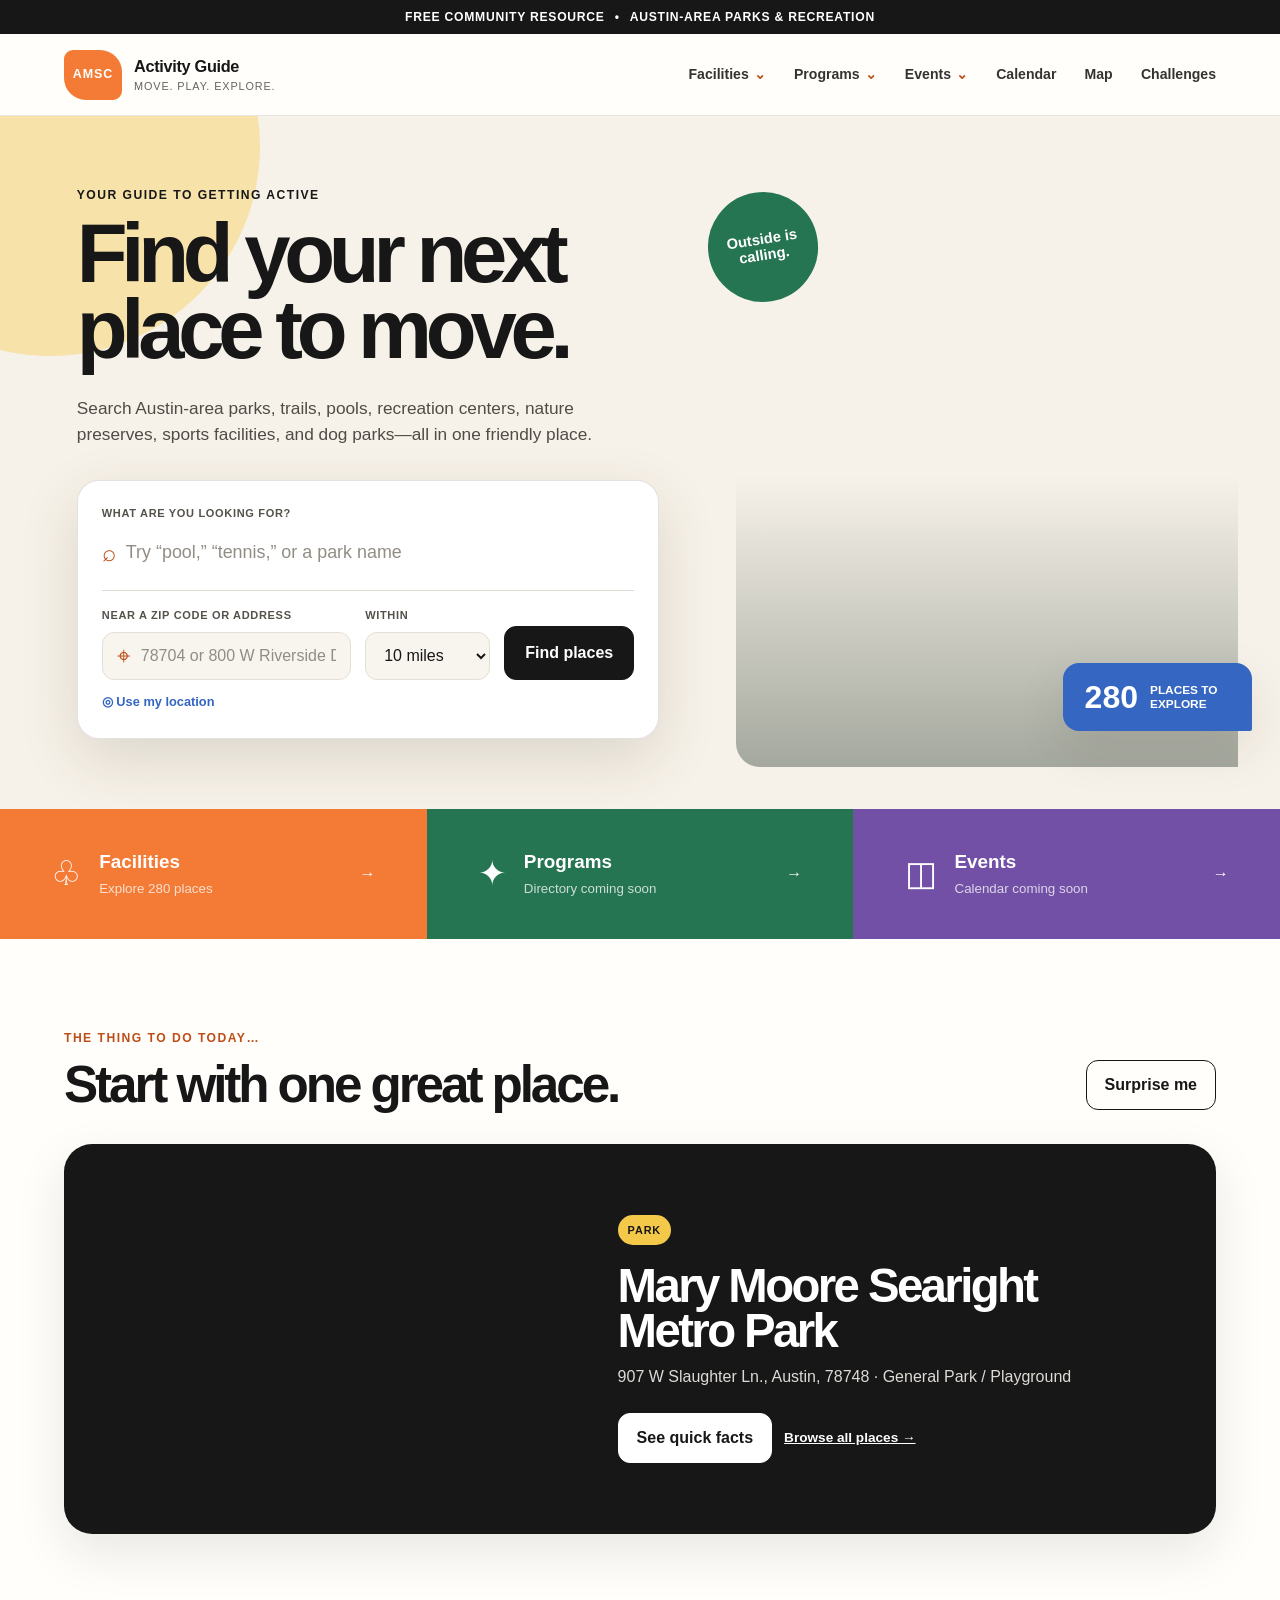
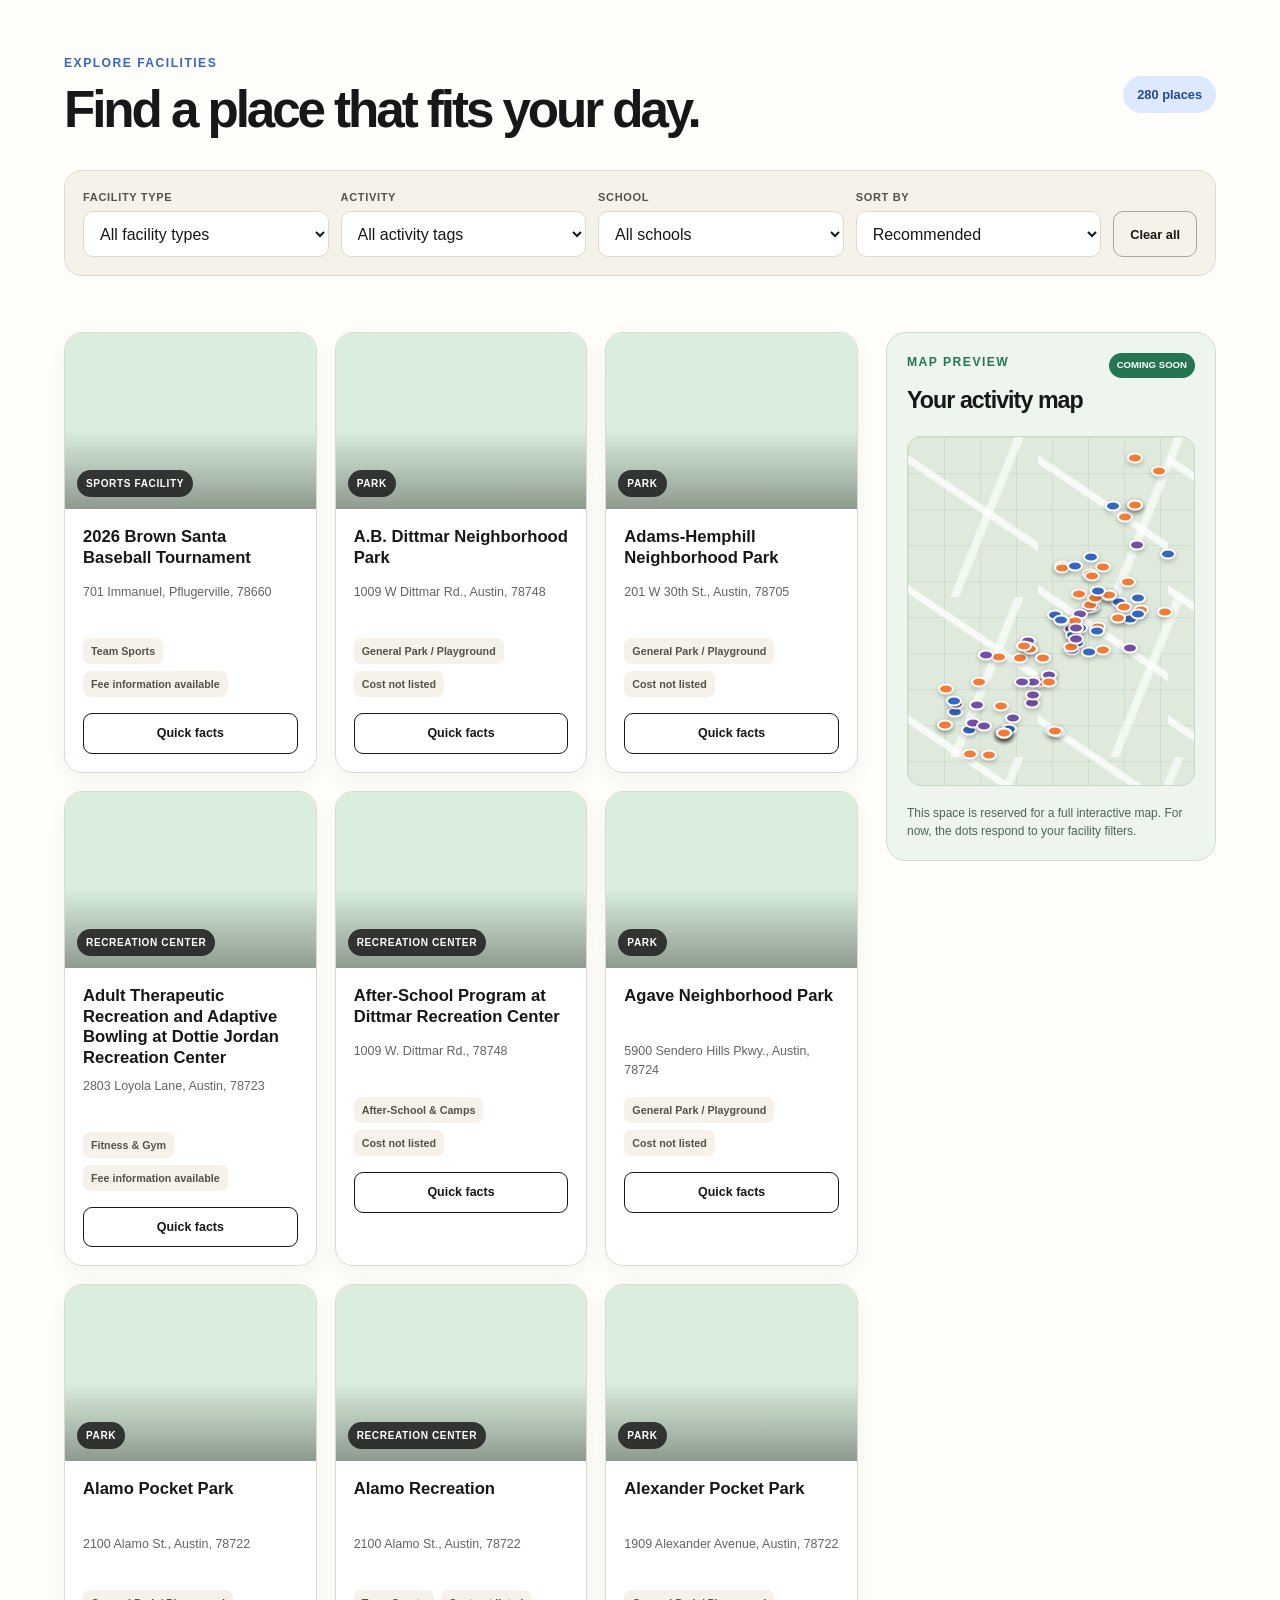
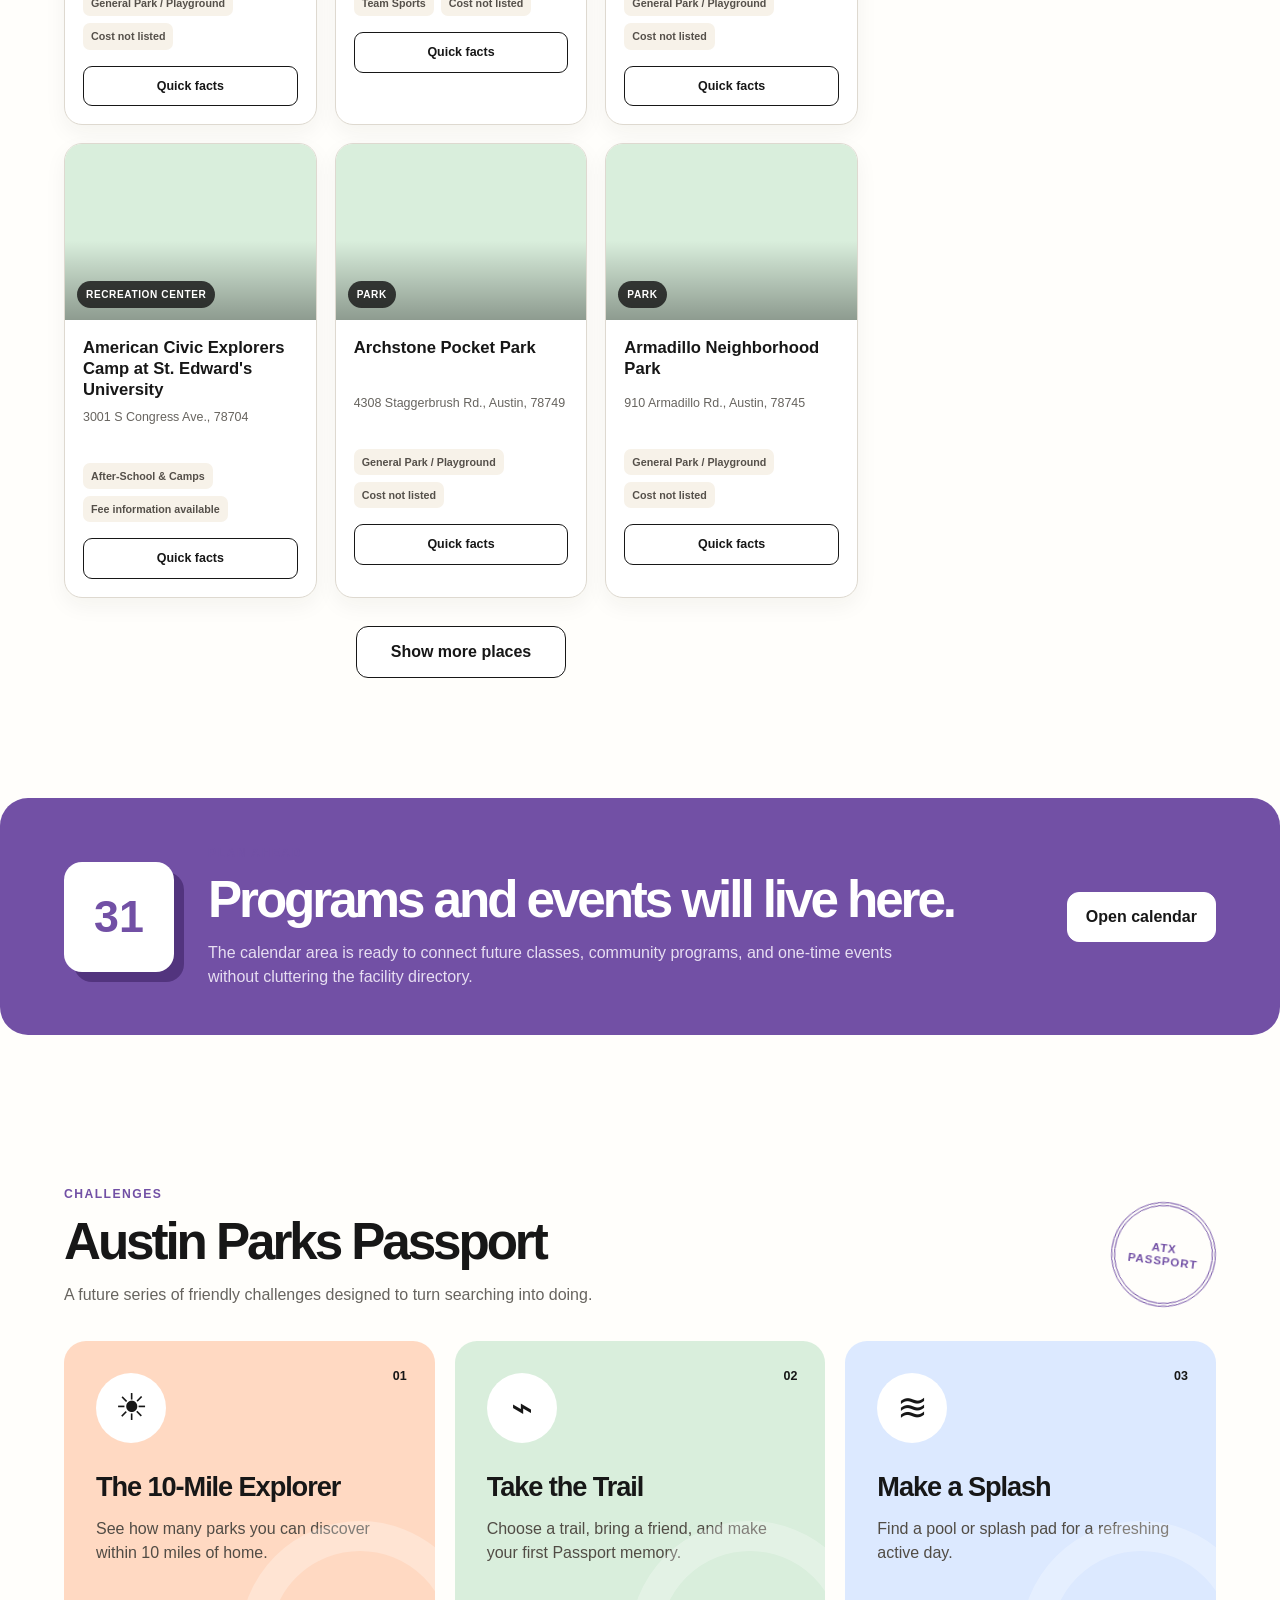
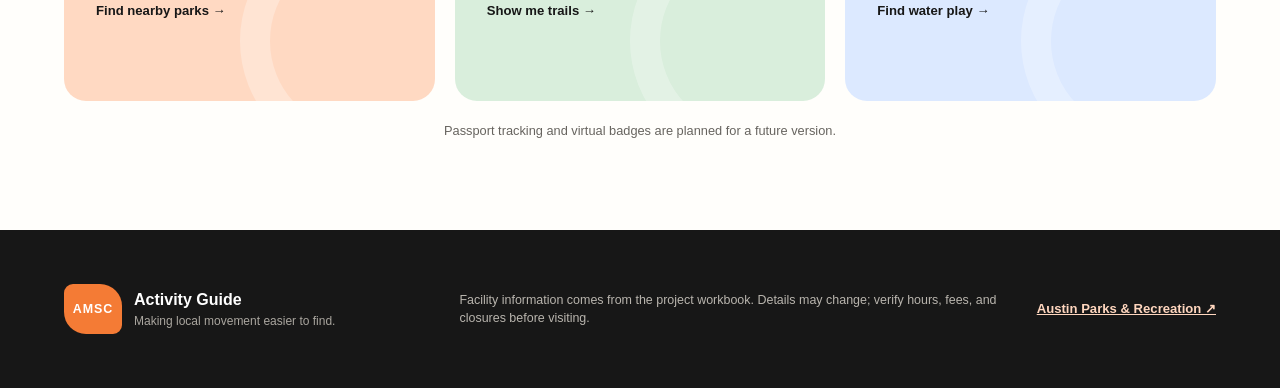
<file: Upload_To_GitHub_website-v1/index.html>
<!doctype html>
<html lang="en">
  <head>
    <meta charset="UTF-8" />
    <meta name="viewport" content="width=device-width, initial-scale=1.0" />
    <meta
      name="description"
      content="Explore Austin-area parks, trails, pools, recreation centers, nature preserves, sports facilities, and dog parks."
    />
    <meta name="theme-color" content="#f47b35" />
    <title>AMSC Activity Guide</title>
    <style>
:root {
  --ink: #171717;
  --muted: #67645f;
  --paper: #fffefb;
  --cream: #f7f2e9;
  --orange: #f47b35;
  --orange-dark: #bd4e18;
  --green: #267552;
  --green-light: #d9eedc;
  --blue: #3466c2;
  --blue-light: #dce9ff;
  --purple: #7250a5;
  --purple-light: #eadff7;
  --yellow: #f4c849;
  --line: #ded9d0;
  --shadow: 0 18px 50px rgb(37 30 20 / 10%);
  --font: "Avenir Next", "Helvetica Neue", Helvetica, Arial, sans-serif;
}

* { box-sizing: border-box; }
html { scroll-behavior: smooth; }
body {
  margin: 0;
  color: var(--ink);
  background: var(--paper);
  font-family: var(--font);
  line-height: 1.5;
}
button, input, select { font: inherit; }
button, summary, a { -webkit-tap-highlight-color: transparent; }
button { color: inherit; }
a { color: inherit; }

.announcement {
  display: flex;
  justify-content: center;
  gap: 10px;
  padding: 8px 24px;
  color: white;
  background: var(--ink);
  font-size: .76rem;
  font-weight: 700;
  letter-spacing: .06em;
  text-transform: uppercase;
}

.site-header {
  position: sticky;
  top: 0;
  z-index: 50;
  display: flex;
  align-items: center;
  justify-content: space-between;
  min-height: 82px;
  padding: 14px clamp(24px, 5vw, 80px);
  background: rgb(255 254 251 / 94%);
  border-bottom: 1px solid rgb(23 23 23 / 10%);
  backdrop-filter: blur(16px);
}

.brand { display: flex; align-items: center; gap: 12px; text-decoration: none; }
.brand-mark {
  display: inline-grid;
  place-items: center;
  min-width: 58px;
  min-height: 50px;
  padding: 8px;
  color: white;
  background: var(--orange);
  border-radius: 9px 22px 9px 22px;
  font-size: .78rem;
  font-weight: 900;
  letter-spacing: .08em;
}
.brand-copy { display: flex; flex-direction: column; line-height: 1.15; }
.brand-copy strong { font-size: 1.02rem; letter-spacing: -.02em; }
.brand-copy small { margin-top: 4px; color: var(--muted); font-size: .68rem; letter-spacing: .08em; text-transform: uppercase; }

.main-nav { display: flex; align-items: center; gap: clamp(14px, 2.2vw, 32px); }
.main-nav > a, .nav-dropdown > summary {
  position: relative;
  color: #353330;
  font-size: .88rem;
  font-weight: 700;
  text-decoration: none;
  cursor: pointer;
  list-style: none;
}
.nav-dropdown > summary::-webkit-details-marker { display: none; }
.nav-dropdown > summary::after { content: "⌄"; margin-left: 5px; color: var(--orange-dark); }
.main-nav > a::after {
  position: absolute;
  right: 0;
  bottom: -8px;
  left: 0;
  height: 2px;
  background: var(--orange);
  content: "";
  transform: scaleX(0);
  transition: transform .2s ease;
}
.main-nav > a:hover::after, .main-nav > a:focus-visible::after { transform: scaleX(1); }
.nav-dropdown { position: relative; }
.nav-dropdown-panel {
  position: absolute;
  top: 34px;
  left: -18px;
  width: 240px;
  padding: 12px;
  background: white;
  border: 1px solid var(--line);
  border-radius: 16px;
  box-shadow: var(--shadow);
}
.nav-dropdown-panel button {
  display: flex;
  width: 100%;
  padding: 10px 12px;
  background: transparent;
  border: 0;
  border-radius: 10px;
  text-align: left;
  cursor: pointer;
}
.nav-dropdown-panel button:hover { background: var(--cream); }
.nav-coming-soon { display: grid; gap: 4px; }
.nav-coming-soon strong { font-size: .88rem; }
.nav-coming-soon span { color: var(--muted); font-size: .78rem; }

.hero {
  position: relative;
  display: grid;
  grid-template-columns: minmax(0, 1.15fr) minmax(320px, .85fr);
  min-height: 640px;
  overflow: hidden;
  background: var(--cream);
}
.hero::before {
  position: absolute;
  top: -180px;
  left: -160px;
  width: 420px;
  height: 420px;
  background: var(--yellow);
  border-radius: 50%;
  content: "";
  opacity: .4;
}
.hero-content {
  position: relative;
  z-index: 2;
  align-self: center;
  padding: 70px clamp(30px, 6vw, 100px);
}
.eyebrow {
  margin: 0 0 12px;
  font-size: .76rem;
  font-weight: 900;
  letter-spacing: .12em;
  text-transform: uppercase;
}
.hero h1 {
  max-width: 760px;
  margin: 0;
  font-size: clamp(3.5rem, 6.5vw, 6.6rem);
  font-weight: 800;
  letter-spacing: -.075em;
  line-height: .91;
}
.hero-intro { max-width: 650px; margin: 28px 0 32px; color: #4f4c47; font-size: 1.08rem; }

.search-panel {
  position: relative;
  z-index: 3;
  max-width: 790px;
  padding: 24px;
  background: white;
  border: 1px solid rgb(23 23 23 / 12%);
  border-radius: 22px;
  box-shadow: 0 20px 60px rgb(55 43 24 / 14%);
}
.field { display: grid; gap: 8px; }
.field > span:first-child, .filter-bar label > span {
  color: #55514b;
  font-size: .69rem;
  font-weight: 800;
  letter-spacing: .06em;
  text-transform: uppercase;
}
.input-shell { display: flex; align-items: center; gap: 10px; }
.input-icon { color: var(--orange-dark); font-size: 1.5rem; line-height: 1; }
.input-shell input {
  width: 100%;
  padding: 10px 0;
  background: transparent;
  border: 0;
  outline: 0;
  color: var(--ink);
}
.input-shell input::placeholder { color: #928d84; }
.keyword-field { padding-bottom: 14px; border-bottom: 1px solid var(--line); }
.keyword-field input { font-size: 1.12rem; }
.location-row { display: grid; grid-template-columns: minmax(240px, 1fr) 125px auto; gap: 14px; align-items: end; margin-top: 16px; }
.location-field .input-shell, .radius-field select {
  min-height: 48px;
  padding: 0 14px;
  background: #f8f5ef;
  border: 1px solid #e4dfd6;
  border-radius: 12px;
}
.radius-field select { width: 100%; color: var(--ink); }
.primary-button, .outline-button, .light-button, .show-more {
  border-radius: 12px;
  font-weight: 800;
  cursor: pointer;
  transition: transform .2s ease, box-shadow .2s ease;
}
.primary-button { padding: 14px 20px; color: white; background: var(--ink); border: 1px solid var(--ink); }
.primary-button:hover, .outline-button:hover, .light-button:hover, .show-more:hover { transform: translateY(-2px); }
.find-button { min-height: 48px; white-space: nowrap; }
.location-tools { display: flex; gap: 14px; align-items: center; min-height: 24px; margin-top: 10px; }
.text-button { padding: 0; color: var(--blue); background: transparent; border: 0; font-size: .8rem; font-weight: 800; cursor: pointer; }
#location-status { color: var(--muted); font-size: .76rem; }

.hero-visual { position: relative; min-height: 640px; padding: 42px 42px 42px 0; }
.hero-photo {
  width: 100%;
  height: 100%;
  min-height: 540px;
  background:
    linear-gradient(180deg, transparent 52%, rgb(18 37 25 / 36%)),
    url("https://images.unsplash.com/photo-1500530855697-b586d89ba3ee?auto=format&fit=crop&w=1200&q=82") center/cover;
  border-radius: 180px 0 0 24px;
}
.hero-stat {
  position: absolute;
  right: 28px;
  bottom: 78px;
  display: flex;
  align-items: center;
  gap: 12px;
  padding: 18px 22px;
  color: white;
  background: var(--blue);
  border-radius: 16px 16px 2px 16px;
  box-shadow: var(--shadow);
}
.hero-stat strong { font-size: 2rem; line-height: 1; }
.hero-stat span { max-width: 80px; font-size: .74rem; font-weight: 800; line-height: 1.2; text-transform: uppercase; }
.hero-sticker {
  position: absolute;
  top: 70px;
  left: -34px;
  display: grid;
  place-items: center;
  width: 122px;
  height: 122px;
  padding: 18px;
  color: white;
  background: var(--green);
  border: 6px solid var(--cream);
  border-radius: 50%;
  font-size: .92rem;
  font-weight: 900;
  line-height: 1.1;
  text-align: center;
  transform: rotate(-9deg);
}

.category-strip { display: grid; grid-template-columns: repeat(3, 1fr); }
.category-tile {
  display: grid;
  grid-template-columns: auto 1fr auto;
  gap: 18px;
  align-items: center;
  min-height: 130px;
  padding: 24px clamp(24px, 4vw, 64px);
  border: 0;
  text-align: left;
  cursor: pointer;
}
.category-tile > span:nth-child(2) { display: grid; }
.category-tile strong { font-size: 1.18rem; }
.category-tile small { margin-top: 3px; opacity: .76; }
.category-icon { font-size: 2.1rem; }
.facility-tile { color: white; background: var(--orange); }
.program-tile { color: white; background: var(--green); }
.event-tile { color: white; background: var(--purple); }

.section-shell { max-width: 1500px; margin: 0 auto; padding: 90px clamp(24px, 5vw, 80px); }
.section-heading { display: flex; justify-content: space-between; gap: 30px; align-items: end; margin-bottom: 34px; }
.section-heading h2, .calendar-section h2 { margin: 0; font-size: clamp(2.2rem, 4vw, 4.2rem); letter-spacing: -.06em; line-height: 1; }
.section-subtitle { max-width: 640px; margin: 16px 0 0; color: var(--muted); }
.orange-text { color: var(--orange-dark); }
.blue-text { color: var(--blue); }
.green-text { color: var(--green); }
.purple-text { color: var(--purple); }
.outline-button { padding: 12px 18px; background: transparent; border: 1px solid var(--ink); }

.today-section { padding-bottom: 40px; }
.today-card {
  display: grid;
  grid-template-columns: minmax(320px, .85fr) 1.15fr;
  min-height: 390px;
  overflow: hidden;
  background: var(--ink);
  border-radius: 28px;
  box-shadow: var(--shadow);
}
.today-image { min-height: 390px; background-position: center; background-size: cover; }
.today-copy { display: flex; flex-direction: column; justify-content: center; padding: clamp(32px, 5vw, 72px); color: white; }
.type-badge { width: fit-content; padding: 7px 10px; color: var(--ink); background: var(--yellow); border-radius: 999px; font-size: .68rem; font-weight: 900; letter-spacing: .08em; text-transform: uppercase; }
.today-copy h3 { margin: 18px 0 12px; font-size: clamp(2rem, 3.7vw, 4.5rem); letter-spacing: -.055em; line-height: .95; }
.today-copy p { max-width: 590px; margin: 0 0 24px; color: #dedbd6; }
.today-actions { display: flex; gap: 12px; flex-wrap: wrap; }
.light-button { padding: 12px 18px; color: var(--ink); background: white; border: 1px solid white; }
.today-actions .text-link { align-self: center; color: white; font-size: .85rem; font-weight: 800; }

.explore-section { padding-top: 80px; }
.explore-heading { align-items: center; }
.results-count { margin: 0; padding: 9px 14px; background: var(--blue-light); border-radius: 999px; color: #214b91; font-size: .8rem; font-weight: 800; }
.filter-bar {
  display: grid;
  grid-template-columns: repeat(4, minmax(150px, 1fr)) auto;
  gap: 12px;
  padding: 18px;
  background: var(--cream);
  border: 1px solid var(--line);
  border-radius: 18px;
}
.filter-bar label { display: grid; gap: 6px; }
.filter-bar select {
  width: 100%;
  min-height: 46px;
  padding: 0 12px;
  background: white;
  border: 1px solid var(--line);
  border-radius: 10px;
  color: var(--ink);
}
.clear-button { align-self: end; min-height: 46px; padding: 0 16px; background: transparent; border: 1px solid #aaa49a; border-radius: 10px; font-size: .8rem; font-weight: 800; cursor: pointer; }
.active-filters { display: flex; flex-wrap: wrap; gap: 8px; min-height: 28px; margin: 14px 0; }
.filter-chip { padding: 6px 10px; color: #3a3732; background: white; border: 1px solid var(--line); border-radius: 999px; font-size: .72rem; font-weight: 700; }

.results-layout { display: grid; grid-template-columns: minmax(0, 1fr) 330px; gap: 28px; align-items: start; }
.facility-grid { display: grid; grid-template-columns: repeat(3, minmax(0, 1fr)); gap: 18px; }
.facility-card {
  overflow: hidden;
  background: white;
  border: 1px solid var(--line);
  border-radius: 18px;
  box-shadow: 0 8px 22px rgb(37 30 20 / 5%);
  transition: transform .2s ease, box-shadow .2s ease;
}
.facility-card:hover { transform: translateY(-4px); box-shadow: 0 18px 34px rgb(37 30 20 / 12%); }
.card-image { position: relative; height: 176px; background-color: var(--green-light); background-position: center; background-size: cover; }
.card-image::after { position: absolute; inset: 0; background: linear-gradient(180deg, transparent 55%, rgb(0 0 0 / 35%)); content: ""; }
.card-type { position: absolute; z-index: 2; bottom: 12px; left: 12px; padding: 6px 9px; color: white; background: rgb(23 23 23 / 82%); border-radius: 999px; font-size: .63rem; font-weight: 900; letter-spacing: .06em; text-transform: uppercase; }
.card-distance { position: absolute; z-index: 2; top: 12px; right: 12px; padding: 6px 9px; color: #1c3526; background: rgb(255 255 255 / 92%); border-radius: 999px; font-size: .66rem; font-weight: 800; }
.card-body { padding: 18px; }
.card-body h3 { min-height: 48px; margin: 0 0 8px; font-size: 1.04rem; line-height: 1.24; }
.card-address { min-height: 41px; margin: 0 0 14px; color: var(--muted); font-size: .78rem; }
.card-meta { display: flex; gap: 7px; flex-wrap: wrap; margin-bottom: 16px; }
.meta-pill { padding: 5px 8px; background: var(--cream); border-radius: 7px; color: #55504a; font-size: .67rem; font-weight: 700; }
.card-notice { margin: -4px 0 14px; padding: 8px 10px; color: #7b2e14; background: #ffebe1; border-radius: 8px; font-size: .7rem; font-weight: 800; }
.facts-button { width: 100%; padding: 10px 12px; color: var(--ink); background: white; border: 1px solid var(--ink); border-radius: 9px; font-size: .78rem; font-weight: 900; cursor: pointer; }
.show-more { display: block; min-width: 210px; margin: 28px auto 0; padding: 13px 20px; background: white; border: 1px solid var(--ink); }
.empty-state { padding: 80px 24px; text-align: center; background: var(--cream); border-radius: 20px; }
.empty-state > span { font-size: 3rem; }
.empty-state h3 { margin-bottom: 6px; }
.empty-state p { color: var(--muted); }

.map-panel { position: sticky; top: 110px; padding: 20px; background: #edf5ee; border: 1px solid #cadfce; border-radius: 20px; }
.map-heading { display: flex; justify-content: space-between; gap: 12px; align-items: start; }
.map-heading h3 { margin: 0; font-size: 1.45rem; letter-spacing: -.04em; }
.coming-pill { padding: 5px 8px; color: white; background: var(--green); border-radius: 999px; font-size: .6rem; font-weight: 900; text-transform: uppercase; }
.map-canvas {
  position: relative;
  height: 350px;
  margin: 18px 0;
  overflow: hidden;
  background-color: #dfeadc;
  background-image:
    linear-gradient(34deg, transparent 47%, rgb(255 255 255 / 75%) 48% 51%, transparent 52%),
    linear-gradient(112deg, transparent 47%, rgb(255 255 255 / 65%) 48% 51%, transparent 52%),
    linear-gradient(rgb(49 105 74 / 9%) 1px, transparent 1px),
    linear-gradient(90deg, rgb(49 105 74 / 9%) 1px, transparent 1px);
  background-size: 130px 130px, 160px 160px, 36px 36px, 36px 36px;
  border: 1px solid #c7d9c9;
  border-radius: 14px;
}
.map-dot {
  position: absolute;
  width: 11px;
  height: 11px;
  background: var(--orange);
  border: 2px solid white;
  border-radius: 50%;
  box-shadow: 0 2px 5px rgb(0 0 0 / 24%);
  cursor: pointer;
  transform: translate(-50%, -50%);
}
.map-dot:nth-child(3n) { background: var(--blue); }
.map-dot:nth-child(4n) { background: var(--purple); }
.map-panel > p { margin: 0; color: #4e6555; font-size: .75rem; }

.calendar-section {
  display: grid;
  grid-template-columns: auto 1fr auto;
  gap: 34px;
  align-items: center;
  max-width: 1400px;
  margin: 30px auto 70px;
  padding: 46px clamp(28px, 5vw, 70px);
  color: white;
  background: var(--purple);
  border-radius: 28px;
}
.calendar-section p:not(.eyebrow) { max-width: 720px; margin-bottom: 0; color: #e7def2; }
.calendar-art { display: grid; place-items: center; width: 110px; height: 110px; color: var(--purple); background: white; border-radius: 18px; box-shadow: 10px 10px 0 #52347e; }
.calendar-art span { font-size: 2.8rem; font-weight: 900; }

.challenge-section { padding-top: 80px; }
.passport-stamp { display: grid; place-items: center; width: 105px; height: 105px; color: var(--purple); border: 4px double var(--purple); border-radius: 50%; font-size: .72rem; font-weight: 900; letter-spacing: .08em; line-height: 1.1; text-align: center; transform: rotate(7deg); }
.challenge-grid { display: grid; grid-template-columns: repeat(3, 1fr); gap: 20px; }
.challenge-card { position: relative; min-height: 360px; overflow: hidden; padding: 32px; border-radius: 22px; }
.challenge-card::after { position: absolute; right: -45px; bottom: -60px; width: 180px; height: 180px; border: 30px solid rgb(255 255 255 / 28%); border-radius: 50%; content: ""; }
.orange-card { background: #ffd9c2; }
.green-card { background: var(--green-light); }
.blue-card { background: var(--blue-light); }
.challenge-number { position: absolute; top: 26px; right: 28px; font-size: .78rem; font-weight: 900; }
.challenge-icon { display: grid; place-items: center; width: 70px; height: 70px; background: white; border-radius: 50%; font-size: 2.3rem; }
.challenge-card h3 { max-width: 280px; margin: 30px 0 10px; font-size: 1.7rem; letter-spacing: -.04em; line-height: 1.05; }
.challenge-card p { max-width: 300px; color: #514c45; }
.challenge-card button { position: relative; z-index: 2; margin-top: 20px; padding: 0; background: transparent; border: 0; font-size: .82rem; font-weight: 900; cursor: pointer; }
.challenge-note { margin: 20px 0 0; color: var(--muted); font-size: .8rem; text-align: center; }

footer {
  display: grid;
  grid-template-columns: 1fr 1.5fr auto;
  gap: 32px;
  align-items: center;
  padding: 48px clamp(24px, 5vw, 80px);
  color: white;
  background: var(--ink);
}
.footer-brand { display: flex; gap: 12px; align-items: center; }
.footer-brand div { display: grid; }
.footer-brand span:last-child { color: #aaa69f; font-size: .75rem; }
footer p { max-width: 650px; color: #b9b5ae; font-size: .78rem; }
footer > a { color: #ffd6be; font-size: .82rem; font-weight: 800; }

.facts-dialog {
  width: min(680px, calc(100vw - 32px));
  max-height: calc(100vh - 48px);
  padding: 0;
  overflow: auto;
  background: white;
  border: 0;
  border-radius: 24px;
  box-shadow: 0 30px 90px rgb(0 0 0 / 35%);
}
.facts-dialog::backdrop { background: rgb(15 15 15 / 65%); backdrop-filter: blur(4px); }
.dialog-close { position: absolute; z-index: 4; top: 14px; right: 14px; display: grid; place-items: center; width: 38px; height: 38px; color: white; background: rgb(23 23 23 / 78%); border: 0; border-radius: 50%; font-size: 1.4rem; cursor: pointer; }
.dialog-image { height: 240px; background-position: center; background-size: cover; }
.dialog-body { padding: 28px; }
.dialog-body h2 { margin: 14px 0 8px; font-size: 2rem; letter-spacing: -.05em; line-height: 1.05; }
.dialog-address { margin: 0 0 22px; color: var(--muted); }
.fact-list { display: grid; grid-template-columns: repeat(2, 1fr); gap: 1px; overflow: hidden; background: var(--line); border: 1px solid var(--line); border-radius: 14px; }
.fact-item { min-height: 88px; padding: 15px; background: white; }
.fact-item span { display: block; margin-bottom: 5px; color: var(--muted); font-size: .65rem; font-weight: 900; letter-spacing: .07em; text-transform: uppercase; }
.fact-item strong { font-size: .84rem; line-height: 1.35; }
.dialog-notice { margin-top: 16px; padding: 12px 14px; color: #782e15; background: #ffebe1; border-radius: 10px; font-size: .78rem; font-weight: 800; }
.dialog-actions { display: flex; gap: 10px; flex-wrap: wrap; margin-top: 20px; }
.dialog-actions a { padding: 11px 14px; border: 1px solid var(--ink); border-radius: 10px; font-size: .78rem; font-weight: 900; text-decoration: none; }
.dialog-actions a:first-child { color: white; background: var(--ink); }

.toast { position: fixed; z-index: 100; right: 24px; bottom: 24px; max-width: 340px; padding: 13px 16px; color: white; background: var(--ink); border-radius: 11px; box-shadow: var(--shadow); font-size: .8rem; font-weight: 700; opacity: 0; pointer-events: none; transform: translateY(12px); transition: opacity .2s ease, transform .2s ease; }
.toast.visible { opacity: 1; transform: translateY(0); }

:focus-visible { outline: 3px solid var(--yellow); outline-offset: 3px; }

@media (max-width: 1180px) {
  .main-nav { gap: 16px; }
  .facility-grid { grid-template-columns: repeat(2, 1fr); }
  .filter-bar { grid-template-columns: repeat(2, 1fr); }
  .clear-button { align-self: stretch; }
  .calendar-section { margin-right: 24px; margin-left: 24px; }
}

@media (max-width: 900px) {
  .site-header { align-items: flex-start; gap: 18px; }
  .main-nav { justify-content: flex-end; flex-wrap: wrap; }
  .hero { grid-template-columns: 1fr; }
  .hero-content { padding-bottom: 30px; }
  .hero-visual { min-height: 420px; padding: 0 24px 36px; }
  .hero-photo { min-height: 380px; border-radius: 24px 120px 24px 24px; }
  .hero-sticker { top: -12px; left: 34px; }
  .category-strip { grid-template-columns: 1fr; }
  .category-tile { min-height: 100px; }
  .today-card { grid-template-columns: 1fr; }
  .today-image { min-height: 300px; }
  .results-layout { grid-template-columns: 1fr; }
  .map-panel { position: relative; top: 0; }
  .challenge-grid { grid-template-columns: 1fr; }
  .challenge-card { min-height: 310px; }
  .calendar-section { grid-template-columns: auto 1fr; }
  .calendar-section button { grid-column: 2; justify-self: start; }
  footer { grid-template-columns: 1fr; }
}

@media (max-width: 650px) {
  .announcement { font-size: .62rem; }
  .site-header { position: relative; display: grid; padding: 14px 20px; }
  .main-nav { justify-content: flex-start; gap: 13px 18px; }
  .main-nav > a, .nav-dropdown > summary { font-size: .78rem; }
  .nav-dropdown-panel { position: fixed; top: auto; left: 20px; width: calc(100vw - 40px); }
  .hero h1 { font-size: 3.6rem; }
  .search-panel { padding: 18px; }
  .location-row { grid-template-columns: 1fr 1fr; }
  .location-field { grid-column: 1 / -1; }
  .find-button { width: 100%; }
  .section-shell { padding: 65px 20px; }
  .section-heading { align-items: flex-start; flex-direction: column; }
  .filter-bar { grid-template-columns: 1fr; }
  .facility-grid { grid-template-columns: 1fr; }
  .calendar-section { grid-template-columns: 1fr; margin: 20px; padding: 34px 24px; }
  .calendar-section button { grid-column: 1; }
  .passport-stamp { display: none; }
  .fact-list { grid-template-columns: 1fr; }
}

@media (prefers-reduced-motion: reduce) {
  *, *::before, *::after { scroll-behavior: auto !important; transition: none !important; }
}

    </style>
  </head>
  <body>
    <div class="announcement">
      <span>Free community resource</span>
      <span aria-hidden="true">•</span>
      <span>Austin-area parks & recreation</span>
    </div>

    <header class="site-header">
      <a class="brand" href="#top" aria-label="AMSC Activity Guide home">
        <span class="brand-mark">AMSC</span>
        <span class="brand-copy">
          <strong>Activity Guide</strong>
          <small>Move. Play. Explore.</small>
        </span>
      </a>

      <nav class="main-nav" aria-label="Main navigation">
        <details class="nav-dropdown">
          <summary>Facilities</summary>
          <div class="nav-dropdown-panel" id="facility-menu"></div>
        </details>
        <details class="nav-dropdown">
          <summary>Programs</summary>
          <div class="nav-dropdown-panel nav-coming-soon">
            <strong>Programs are coming soon</strong>
            <span>This area is ready for future program types.</span>
          </div>
        </details>
        <details class="nav-dropdown">
          <summary>Events</summary>
          <div class="nav-dropdown-panel nav-coming-soon">
            <strong>Events are coming soon</strong>
            <span>Future event types will connect to the calendar.</span>
          </div>
        </details>
        <a href="#calendar">Calendar</a>
        <a href="#map">Map</a>
        <a href="#challenges">Challenges</a>
      </nav>
    </header>

    <main id="top">
      <section class="hero">
        <div class="hero-content">
          <p class="eyebrow">Your guide to getting active</p>
          <h1>Find your next place to move.</h1>
          <p class="hero-intro">
            Search Austin-area parks, trails, pools, recreation centers, nature preserves,
            sports facilities, and dog parks—all in one friendly place.
          </p>

          <form class="search-panel" id="search-form">
            <label class="field keyword-field">
              <span>What are you looking for?</span>
              <span class="input-shell">
                <span class="input-icon" aria-hidden="true">⌕</span>
                <input
                  id="keyword-input"
                  type="search"
                  placeholder="Try “pool,” “tennis,” or a park name"
                  autocomplete="off"
                />
              </span>
            </label>

            <div class="location-row">
              <label class="field location-field">
                <span>Near a ZIP code or address</span>
                <span class="input-shell">
                  <span class="input-icon" aria-hidden="true">⌖</span>
                  <input
                    id="location-input"
                    type="text"
                    placeholder="78704 or 800 W Riverside Dr."
                    autocomplete="postal-code"
                  />
                </span>
              </label>
              <label class="field radius-field">
                <span>Within</span>
                <select id="radius-select" aria-label="Distance radius">
                  <option value="5">5 miles</option>
                  <option value="10" selected>10 miles</option>
                  <option value="15">15 miles</option>
                </select>
              </label>
              <button class="primary-button find-button" type="submit">Find places</button>
            </div>
            <div class="location-tools">
              <button class="text-button" id="use-location" type="button">◎ Use my location</button>
              <span id="location-status" role="status" aria-live="polite"></span>
            </div>
          </form>
        </div>

        <aside class="hero-visual" aria-label="Austin park scene">
          <div class="hero-photo"></div>
          <div class="hero-stat">
            <strong>280</strong>
            <span>places to explore</span>
          </div>
          <div class="hero-sticker">Outside is calling.</div>
        </aside>
      </section>

      <section class="category-strip" aria-label="Explore categories">
        <button class="category-tile facility-tile" data-scroll-to="explore">
          <span class="category-icon" aria-hidden="true">♧</span>
          <span><strong>Facilities</strong><small>Explore 280 places</small></span>
          <span aria-hidden="true">→</span>
        </button>
        <button class="category-tile program-tile" data-coming-soon="Programs">
          <span class="category-icon" aria-hidden="true">✦</span>
          <span><strong>Programs</strong><small>Directory coming soon</small></span>
          <span aria-hidden="true">→</span>
        </button>
        <button class="category-tile event-tile" data-scroll-to="calendar">
          <span class="category-icon" aria-hidden="true">◫</span>
          <span><strong>Events</strong><small>Calendar coming soon</small></span>
          <span aria-hidden="true">→</span>
        </button>
      </section>

      <section class="today-section section-shell" id="today">
        <div class="section-heading">
          <div>
            <p class="eyebrow orange-text">The thing to do today…</p>
            <h2>Start with one great place.</h2>
          </div>
          <button class="outline-button" id="surprise-me" type="button">Surprise me</button>
        </div>
        <article class="today-card" id="today-card" aria-live="polite"></article>
      </section>

      <section class="explore-section section-shell" id="explore">
        <div class="section-heading explore-heading">
          <div>
            <p class="eyebrow blue-text">Explore facilities</p>
            <h2>Find a place that fits your day.</h2>
          </div>
          <p class="results-count" id="results-count">Loading facilities…</p>
        </div>

        <div class="filter-bar" aria-label="Facility filters">
          <label>
            <span>Facility type</span>
            <select id="type-filter"><option value="">All facility types</option></select>
          </label>
          <label>
            <span>Activity</span>
            <select id="activity-filter"><option value="">All activity tags</option></select>
          </label>
          <label>
            <span>School</span>
            <select id="school-filter"><option value="">All schools</option></select>
          </label>
          <label>
            <span>Sort by</span>
            <select id="sort-select">
              <option value="recommended">Recommended</option>
              <option value="distance">Distance</option>
              <option value="cost">Cost: low to high</option>
              <option value="name">Name: A–Z</option>
            </select>
          </label>
          <button class="clear-button" id="clear-filters" type="button">Clear all</button>
        </div>

        <div class="active-filters" id="active-filters" aria-live="polite"></div>

        <div class="results-layout">
          <div>
            <div class="facility-grid" id="facility-grid"></div>
            <div class="empty-state" id="empty-state" hidden>
              <span aria-hidden="true">⌕</span>
              <h3>No places match those filters yet.</h3>
              <p>Try widening your distance or clearing one of the filters.</p>
              <button class="primary-button" id="empty-clear" type="button">Clear filters</button>
            </div>
            <button class="show-more" id="show-more" type="button">Show more places</button>
          </div>

          <aside class="map-panel" id="map">
            <div class="map-heading">
              <div>
                <p class="eyebrow green-text">Map preview</p>
                <h3>Your activity map</h3>
              </div>
              <span class="coming-pill">Coming soon</span>
            </div>
            <div class="map-canvas" id="map-canvas" aria-label="Preview of filtered facility locations"></div>
            <p>
              This space is reserved for a full interactive map. For now, the dots respond to
              your facility filters.
            </p>
          </aside>
        </div>
      </section>

      <section class="calendar-section" id="calendar">
        <div class="calendar-art" aria-hidden="true">
          <span>31</span>
        </div>
        <div>
          <p class="eyebrow purple-text">Plan ahead</p>
          <h2>Programs and events will live here.</h2>
          <p>
            The calendar area is ready to connect future classes, community programs, and
            one-time events without cluttering the facility directory.
          </p>
        </div>
        <button class="light-button" type="button" data-coming-soon="Calendar">Open calendar</button>
      </section>

      <section class="challenge-section section-shell" id="challenges">
        <div class="section-heading">
          <div>
            <p class="eyebrow purple-text">Challenges</p>
            <h2>Austin Parks Passport</h2>
            <p class="section-subtitle">
              A future series of friendly challenges designed to turn searching into doing.
            </p>
          </div>
          <span class="passport-stamp" aria-hidden="true">ATX<br />PASSPORT</span>
        </div>

        <div class="challenge-grid">
          <article class="challenge-card orange-card">
            <span class="challenge-number">01</span>
            <div class="challenge-icon" aria-hidden="true">☀</div>
            <h3>The 10-Mile Explorer</h3>
            <p>See how many parks you can discover within 10 miles of home.</p>
            <button type="button" data-challenge-type="Park">Find nearby parks →</button>
          </article>
          <article class="challenge-card green-card">
            <span class="challenge-number">02</span>
            <div class="challenge-icon" aria-hidden="true">⌁</div>
            <h3>Take the Trail</h3>
            <p>Choose a trail, bring a friend, and make your first Passport memory.</p>
            <button type="button" data-challenge-type="Trail">Show me trails →</button>
          </article>
          <article class="challenge-card blue-card">
            <span class="challenge-number">03</span>
            <div class="challenge-icon" aria-hidden="true">≋</div>
            <h3>Make a Splash</h3>
            <p>Find a pool or splash pad for a refreshing active day.</p>
            <button type="button" data-challenge-type="Pool/Splash Pad">Find water play →</button>
          </article>
        </div>
        <p class="challenge-note">
          Passport tracking and virtual badges are planned for a future version.
        </p>
      </section>
    </main>

    <footer>
      <div class="footer-brand">
        <span class="brand-mark">AMSC</span>
        <div><strong>Activity Guide</strong><span>Making local movement easier to find.</span></div>
      </div>
      <p>
        Facility information comes from the project workbook. Details may change; verify hours,
        fees, and closures before visiting.
      </p>
      <a href="https://www.austintexas.gov/parks" target="_blank" rel="noreferrer">
        Austin Parks & Recreation ↗
      </a>
    </footer>

    <dialog class="facts-dialog" id="facts-dialog">
      <button class="dialog-close" id="dialog-close" type="button" aria-label="Close quick facts">×</button>
      <div id="dialog-content"></div>
    </dialog>

    <div class="toast" id="toast" role="status" aria-live="polite"></div>
    <script>
window.AMSC_FACILITIES = [
  {
    "name": "2026 Brown Santa Baseball Tournament",
    "type": "Sports Facility",
    "activity": "Team Sports",
    "cost": "Tournament fee: one unwrapped toy per player; free admission; umpire fees $45 (6U/8U) or $50 (10U/12U) per team per game",
    "address": "701 Immanuel",
    "city": "Pflugerville",
    "zip": "78660",
    "longitude": -97.613478759914,
    "latitude": 30.430217944434,
    "days": "",
    "hours": "Dec 12-13, 2026; roster due Dec 10",
    "website": "https://www.paybas.org",
    "school": "Dessau",
    "parentName": "",
    "notice": "",
    "cardId": "CRD-0128",
    "recordId": "EVT-0020",
    "provider": "Pflugerville Area Youth Baseball and Softball (PAYBAS)",
    "role": "Community event",
    "areas": "Dessau: 0.3 mi outside zone [boundary version/eligibility unconfirmed]",
    "sourceCheck": "Official source read (partly confirmed)",
    "independentReview": "Not independently reviewed",
    "release": "Hold",
    "holdReason": "Geographic eligibility not cleared: boundary source/version decision required; Registration Link automated access failed in 2026-10-19 audit; human/browser confirmation required (not proof program ended)",
    "launchPriority": "Later"
  },
  {
    "name": "A.B. Dittmar Neighborhood Park",
    "type": "Park",
    "activity": "General Park / Playground",
    "cost": "",
    "address": "1009 W Dittmar Rd.",
    "city": "Austin",
    "zip": "78748",
    "longitude": -97.80234,
    "latitude": 30.184643,
    "days": "Daily",
    "hours": "",
    "website": "",
    "school": "Covington",
    "parentName": "",
    "notice": "",
    "cardId": "CRD-0035",
    "recordId": "FAC-0001",
    "provider": "City of Austin Parks and Recreation",
    "role": "Place to be active",
    "areas": "Covington: 0.1 mi outside zone [boundary version/eligibility unconfirmed]",
    "sourceCheck": "Unverified",
    "independentReview": "Not independently reviewed",
    "release": "Hold",
    "holdReason": "Geographic eligibility not cleared: boundary source/version decision required",
    "launchPriority": "Later"
  },
  {
    "name": "Adams-Hemphill Neighborhood Park",
    "type": "Park",
    "activity": "General Park / Playground",
    "cost": "",
    "address": "201 W 30th St.",
    "city": "Austin",
    "zip": "78705",
    "longitude": -97.739579,
    "latitude": 30.295709,
    "days": "Daily",
    "hours": "",
    "website": "",
    "school": "Marshall",
    "parentName": "",
    "notice": "",
    "cardId": "CRD-0223",
    "recordId": "FAC-0004",
    "provider": "City of Austin Parks and Recreation",
    "role": "Place to be active",
    "areas": "Marshall: 2.0 mi outside zone [boundary version/eligibility unconfirmed]",
    "sourceCheck": "Unverified",
    "independentReview": "Not independently reviewed",
    "release": "Hold",
    "holdReason": "Geographic eligibility not cleared: boundary source/version decision required",
    "launchPriority": "Later"
  },
  {
    "name": "Adult Therapeutic Recreation and Adaptive Bowling at Dottie Jordan Recreation Center",
    "type": "Recreation Center",
    "activity": "Fitness & Gym",
    "cost": "Bowling $4.50/game incl. shoes plus $15 resident / $20 non-resident registration; therapeutic fee not listed",
    "address": "2803 Loyola Lane",
    "city": "Austin",
    "zip": "78723",
    "longitude": -97.674012723137,
    "latitude": 30.314872485274,
    "days": "",
    "hours": "Bowling: Wednesdays 4-6 p.m., 10 weeks",
    "website": "https://www.austintexas.gov/parks/dottie-jordan-recreation-center",
    "school": "Marshall",
    "parentName": "",
    "notice": "",
    "cardId": "CRD-0154",
    "recordId": "PRG-0128",
    "provider": "City of Austin Parks and Recreation",
    "role": "Active program",
    "areas": "Marshall: inside zone [boundary version/eligibility unconfirmed]",
    "sourceCheck": "Official source read (partly confirmed)",
    "independentReview": "Not independently reviewed",
    "release": "Hold",
    "holdReason": "Geographic eligibility not cleared: boundary source/version decision required",
    "launchPriority": "Later"
  },
  {
    "name": "After-School Program at Dittmar Recreation Center",
    "type": "Recreation Center",
    "activity": "After-School & Camps",
    "cost": "",
    "address": "1009 W. Dittmar Rd.",
    "city": "",
    "zip": "78748",
    "longitude": -97.801794,
    "latitude": 30.185674,
    "days": "",
    "hours": "",
    "website": "https://www.austintexas.gov/parks/programs/after-school-programs",
    "school": "Covington",
    "parentName": "Dittmar Recreation Center",
    "notice": "",
    "cardId": "CRD-0001",
    "recordId": "PRG-0003",
    "provider": "City of Austin Parks and Recreation",
    "role": "Active program",
    "areas": "Covington: inside zone [boundary version/eligibility unconfirmed]",
    "sourceCheck": "Official source read (partly confirmed)",
    "independentReview": "Sampled by Codex 2026-10-18 (see Review Queue)",
    "release": "Hold",
    "holdReason": "Geographic eligibility not cleared: boundary source/version decision required",
    "launchPriority": "Later"
  },
  {
    "name": "Agave Neighborhood Park",
    "type": "Park",
    "activity": "General Park / Playground",
    "cost": "",
    "address": "5900 Sendero Hills Pkwy.",
    "city": "Austin",
    "zip": "78724",
    "longitude": -97.647995,
    "latitude": 30.291868,
    "days": "Daily",
    "hours": "",
    "website": "",
    "school": "Marshall",
    "parentName": "",
    "notice": "",
    "cardId": "CRD-0194",
    "recordId": "FAC-0005",
    "provider": "City of Austin Parks and Recreation",
    "role": "Place to be active",
    "areas": "Marshall: 0.1 mi outside zone [boundary version/eligibility unconfirmed]",
    "sourceCheck": "Unverified",
    "independentReview": "Not independently reviewed",
    "release": "Hold",
    "holdReason": "Geographic eligibility not cleared: boundary source/version decision required",
    "launchPriority": "Later"
  },
  {
    "name": "Alamo Pocket Park",
    "type": "Park",
    "activity": "General Park / Playground",
    "cost": "",
    "address": "2100 Alamo St.",
    "city": "Austin",
    "zip": "78722",
    "longitude": -97.720304,
    "latitude": 30.282552,
    "days": "Daily",
    "hours": "",
    "website": "",
    "school": "Marshall",
    "parentName": "",
    "notice": "",
    "cardId": "CRD-0224",
    "recordId": "FAC-0007",
    "provider": "City of Austin Parks and Recreation",
    "role": "Place to be active",
    "areas": "Marshall: 1.4 mi outside zone [boundary version/eligibility unconfirmed]",
    "sourceCheck": "Unverified",
    "independentReview": "Not independently reviewed",
    "release": "Hold",
    "holdReason": "Geographic eligibility not cleared: boundary source/version decision required",
    "launchPriority": "Later"
  },
  {
    "name": "Alamo Recreation",
    "type": "Recreation Center",
    "activity": "Team Sports",
    "cost": "",
    "address": "2100 Alamo St.",
    "city": "Austin",
    "zip": "78722",
    "longitude": -97.719847,
    "latitude": 30.282633,
    "days": "",
    "hours": "",
    "website": "https://www.austintexas.gov/department/alamo-recreation-center",
    "school": "Marshall",
    "parentName": "Alamo Pocket Park",
    "notice": "",
    "cardId": "CRD-0271",
    "recordId": "FAC-0008",
    "provider": "City of Austin Parks and Recreation",
    "role": "Place to be active",
    "areas": "Marshall: 1.4 mi outside zone [boundary version/eligibility unconfirmed]",
    "sourceCheck": "Unverified",
    "independentReview": "Not independently reviewed",
    "release": "Hold",
    "holdReason": "Geographic eligibility not cleared: boundary source/version decision required",
    "launchPriority": "Later"
  },
  {
    "name": "Alexander Pocket Park",
    "type": "Park",
    "activity": "General Park / Playground",
    "cost": "",
    "address": "1909 Alexander Avenue",
    "city": "Austin",
    "zip": "78722",
    "longitude": -97.70923,
    "latitude": 30.283433,
    "days": "Daily",
    "hours": "",
    "website": "",
    "school": "Marshall",
    "parentName": "",
    "notice": "",
    "cardId": "CRD-0195",
    "recordId": "FAC-0010",
    "provider": "City of Austin Parks and Recreation",
    "role": "Place to be active",
    "areas": "Marshall: 0.7 mi outside zone [boundary version/eligibility unconfirmed]",
    "sourceCheck": "Unverified",
    "independentReview": "Not independently reviewed",
    "release": "Hold",
    "holdReason": "Geographic eligibility not cleared: boundary source/version decision required",
    "launchPriority": "Later"
  },
  {
    "name": "American Civic Explorers Camp at St. Edward's University",
    "type": "Recreation Center",
    "activity": "After-School & Camps",
    "cost": "Free (fully funded by a U.S. Dept. of Education American History & Civics grant).",
    "address": "3001 S Congress Ave.",
    "city": "",
    "zip": "78704",
    "longitude": -97.757808,
    "latitude": 30.233367,
    "days": "",
    "hours": "",
    "website": "https://www.austinymca.org/camp/summer-day/",
    "school": "Covington",
    "parentName": "",
    "notice": "",
    "cardId": "CRD-0072",
    "recordId": "PRG-0005",
    "provider": "Greater Austin YMCA",
    "role": "Active program",
    "areas": "Covington: 1.2 mi outside zone [boundary version/eligibility unconfirmed]",
    "sourceCheck": "Unverified",
    "independentReview": "Not independently reviewed",
    "release": "Hold",
    "holdReason": "Geographic eligibility not cleared: boundary source/version decision required",
    "launchPriority": "Later"
  },
  {
    "name": "Archstone Pocket Park",
    "type": "Park",
    "activity": "General Park / Playground",
    "cost": "",
    "address": "4308 Staggerbrush Rd.",
    "city": "Austin",
    "zip": "78749",
    "longitude": -97.832496,
    "latitude": 30.233088,
    "days": "Daily",
    "hours": "",
    "website": "",
    "school": "Covington",
    "parentName": "",
    "notice": "",
    "cardId": "CRD-0036",
    "recordId": "FAC-0012",
    "provider": "City of Austin Parks and Recreation",
    "role": "Place to be active",
    "areas": "Covington: 0.3 mi outside zone [boundary version/eligibility unconfirmed]",
    "sourceCheck": "Unverified",
    "independentReview": "Not independently reviewed",
    "release": "Hold",
    "holdReason": "Geographic eligibility not cleared: boundary source/version decision required",
    "launchPriority": "Later"
  },
  {
    "name": "Armadillo Neighborhood Park",
    "type": "Park",
    "activity": "General Park / Playground",
    "cost": "",
    "address": "910 Armadillo Rd.",
    "city": "Austin",
    "zip": "78745",
    "longitude": -97.791073,
    "latitude": 30.200063,
    "days": "Daily",
    "hours": "",
    "website": "",
    "school": "Covington",
    "parentName": "",
    "notice": "",
    "cardId": "CRD-0004",
    "recordId": "FAC-0013",
    "provider": "City of Austin Parks and Recreation",
    "role": "Place to be active",
    "areas": "Covington: inside zone [boundary version/eligibility unconfirmed]",
    "sourceCheck": "Unverified",
    "independentReview": "Not independently reviewed",
    "release": "Hold",
    "holdReason": "Geographic eligibility not cleared: boundary source/version decision required",
    "launchPriority": "Later"
  },
  {
    "name": "Asian American Resource Center",
    "type": "Recreation Center",
    "activity": "Other / Not Specified",
    "cost": "Not stated for fitness",
    "address": "8401 Cameron Rd",
    "city": "Austin",
    "zip": "78754",
    "longitude": -97.681145837847,
    "latitude": 30.340353920284,
    "days": "",
    "hours": "",
    "website": "https://www.austintexas.gov/parks/seniors-programs-and-services",
    "school": "Marshall",
    "parentName": "",
    "notice": "",
    "cardId": "CRD-0261",
    "recordId": "FAC-0476",
    "provider": "Austin Public Health",
    "role": "Place to be active",
    "areas": "Marshall: 1.1 mi outside zone [boundary version/eligibility unconfirmed]",
    "sourceCheck": "Official source read (partly confirmed)",
    "independentReview": "Not independently reviewed",
    "release": "Hold",
    "holdReason": "Geographic eligibility not cleared: boundary source/version decision required",
    "launchPriority": "Later"
  },
  {
    "name": "Astor Place Greenbelt",
    "type": "Park",
    "activity": "Walking, Running & Trails",
    "cost": "",
    "address": "1716 Astor Pl.",
    "city": "Austin",
    "zip": "78721",
    "longitude": -97.687136,
    "latitude": 30.284488,
    "days": "Daily",
    "hours": "",
    "website": "https://www.austintexas.gov/parks/locations/park-directory",
    "school": "Marshall",
    "parentName": "",
    "notice": "",
    "cardId": "CRD-0215",
    "recordId": "FAC-0014",
    "provider": "City of Austin Parks and Recreation",
    "role": "Place to be active",
    "areas": "Marshall: 0.1 mi outside zone [boundary version/eligibility unconfirmed]",
    "sourceCheck": "Official source read (partly confirmed)",
    "independentReview": "Not independently reviewed",
    "release": "Hold",
    "holdReason": "Geographic eligibility not cleared: boundary source/version decision required",
    "launchPriority": "Later"
  },
  {
    "name": "Austin Bouldering Project Summer Camps",
    "type": "Recreation Center",
    "activity": "Fitness & Gym",
    "cost": "",
    "address": "979 Springdale Road",
    "city": "Suite 150",
    "zip": "78702",
    "longitude": -97.698181752467,
    "latitude": 30.261369704853,
    "days": "",
    "hours": "Monday–Friday, 9:00 AM–3:00 PM",
    "website": "https://boulderingproject.com/atx-summer-camps/",
    "school": "Marshall",
    "parentName": "",
    "notice": "",
    "cardId": "CRD-0222",
    "recordId": "PRG-0040",
    "provider": "Austin Bouldering Project",
    "role": "Active program",
    "areas": "Marshall: 1.6 mi outside zone [boundary version/eligibility unconfirmed]",
    "sourceCheck": "Unverified",
    "independentReview": "Not independently reviewed",
    "release": "Hold",
    "holdReason": "Geographic eligibility not cleared: boundary source/version decision required",
    "launchPriority": "Later"
  },
  {
    "name": "Austin Nature and Science Center",
    "type": "Nature Center/Preserve",
    "activity": "Nature & Outdoors",
    "cost": "",
    "address": "2389 Stratford Dr.",
    "city": "Austin",
    "zip": "78746",
    "longitude": -97.772799734681,
    "latitude": 30.271661129584,
    "days": "Daily",
    "hours": "",
    "website": "https://www.austintexas.gov/parks/locations/austin-nature-and-science-center",
    "school": "Covington",
    "parentName": "Zilker Metro Park",
    "notice": "",
    "cardId": "CRD-0096",
    "recordId": "FAC-0393",
    "provider": "City of Austin Parks and Recreation",
    "role": "Place to be active",
    "areas": "Covington: 2.0 mi outside zone [boundary version/eligibility unconfirmed]",
    "sourceCheck": "Unverified",
    "independentReview": "Not independently reviewed",
    "release": "Hold",
    "holdReason": "Geographic eligibility not cleared: boundary source/version decision required",
    "launchPriority": "Later"
  },
  {
    "name": "Austin Sunshine Camps at Zilker",
    "type": "Recreation Center",
    "activity": "After-School & Camps",
    "cost": "Free for eligible campers",
    "address": "2225 Andrew Zilker Road",
    "city": "",
    "zip": "78746",
    "longitude": -97.772420927163,
    "latitude": 30.265851102486,
    "days": "",
    "hours": "",
    "website": "https://www.sunshinecamps.org/summercamp/",
    "school": "Covington",
    "parentName": "",
    "notice": "",
    "cardId": "CRD-0073",
    "recordId": "PRG-0033",
    "provider": "Austin Sunshine Camps",
    "role": "Active program",
    "areas": "Covington: 1.6 mi outside zone [boundary version/eligibility unconfirmed]",
    "sourceCheck": "Unverified",
    "independentReview": "Not independently reviewed",
    "release": "Hold",
    "holdReason": "Geographic eligibility not cleared: boundary source/version decision required",
    "launchPriority": "Later"
  },
  {
    "name": "Austin Tennis and Pickleball Center at Walnut Creek Sports Park",
    "type": "Sports Facility",
    "activity": "Tennis & Pickleball",
    "cost": "Reservation fee required (booked through external system).",
    "address": "7800 Johnny Morris Rd.",
    "city": "Austin",
    "zip": "78724",
    "longitude": -97.638689445175,
    "latitude": 30.311450745244,
    "days": "",
    "hours": "",
    "website": "https://www.austintexas.gov/parks/programs/pickleball",
    "school": "Marshall",
    "parentName": "",
    "notice": "",
    "cardId": "CRD-0185",
    "recordId": "FAC-0409",
    "provider": "City of Austin Parks and Recreation",
    "role": "Place to be active",
    "areas": "Marshall: inside zone [boundary version/eligibility unconfirmed]",
    "sourceCheck": "Unverified",
    "independentReview": "Not independently reviewed",
    "release": "Hold",
    "holdReason": "Geographic eligibility not cleared: boundary source/version decision required",
    "launchPriority": "Later"
  },
  {
    "name": "Bartholomew Disc Golf Course",
    "type": "Sports Facility",
    "activity": "Disc Golf",
    "cost": "",
    "address": "5201 Berkman Dr.",
    "city": "Austin",
    "zip": "78723",
    "longitude": -97.694849,
    "latitude": 30.303166,
    "days": "",
    "hours": "",
    "website": "https://www.austintexas.gov/parks/locations/austin-parks-and-recreation-disc-golf-courses",
    "school": "Marshall",
    "parentName": "Bartholomew District Park",
    "notice": "",
    "cardId": "CRD-0153",
    "recordId": "FAC-0025",
    "provider": "City of Austin Parks and Recreation",
    "role": "Place to be active",
    "areas": "Marshall: inside zone [boundary version/eligibility unconfirmed]",
    "sourceCheck": "Official source read (partly confirmed)",
    "independentReview": "Not independently reviewed",
    "release": "Hold",
    "holdReason": "Geographic eligibility not cleared: boundary source/version decision required",
    "launchPriority": "Later"
  },
  {
    "name": "Bartholomew District Park",
    "type": "Park",
    "activity": "General Park / Playground",
    "cost": "",
    "address": "5201 Berkman Dr.",
    "city": "Austin",
    "zip": "78723",
    "longitude": -97.694849,
    "latitude": 30.303166,
    "days": "Daily",
    "hours": "",
    "website": "https://www.austintexas.gov/parks/locations/park-directory",
    "school": "Marshall",
    "parentName": "",
    "notice": "",
    "cardId": "CRD-0157",
    "recordId": "FAC-0022",
    "provider": "City of Austin Parks and Recreation",
    "role": "Place to be active",
    "areas": "Marshall: inside zone [boundary version/eligibility unconfirmed]",
    "sourceCheck": "Official source read (partly confirmed)",
    "independentReview": "Not independently reviewed",
    "release": "Hold",
    "holdReason": "Geographic eligibility not cleared: boundary source/version decision required",
    "launchPriority": "Later"
  },
  {
    "name": "Bartholomew Pool",
    "type": "Pool/Splash Pad",
    "activity": "Swimming & Water Play",
    "cost": "Fee charged (Spring Break-AISD through end of Oct): Resident $2 child (1-11) / $3 junior (12-17) / $5 adult (18-62) / $2 senior (62+); Non-resident $4/$5/$9/$5. Free: under 1 & honorably discharged veterans.",
    "address": "1800 E. 51st St.",
    "city": "Austin",
    "zip": "78723",
    "longitude": -97.697759,
    "latitude": 30.302703,
    "days": "Year-round",
    "hours": "Oct 1, 2026-Mar 12, 2027: lap pool open; recreation/activity pools and slides closed. Weekdays 12:15-3:00 pm lap swim and 3:00-8:00 pm recreational/lap swim; weekends 12:00-7:00 pm (holiday exceptions listed). Published hours, not live availability.",
    "website": "https://www.austintexas.gov/parks/locations/bartholomew-pool",
    "school": "Marshall",
    "parentName": "Bartholomew District Park",
    "notice": "",
    "cardId": "CRD-0171",
    "recordId": "FAC-0023",
    "provider": "City of Austin Parks and Recreation",
    "role": "Place to be active",
    "areas": "Marshall: inside zone [boundary version/eligibility unconfirmed]",
    "sourceCheck": "Official source read (partly confirmed)",
    "independentReview": "Sampled by Codex 2026-10-18 (see Review Queue)",
    "release": "Hold",
    "holdReason": "Geographic eligibility not cleared: boundary source/version decision required",
    "launchPriority": "Later"
  },
  {
    "name": "Bartholomew Splash Pad",
    "type": "Pool/Splash Pad",
    "activity": "Swimming & Water Play",
    "cost": "",
    "address": "5201 Berkman Dr.",
    "city": "Austin",
    "zip": "78723",
    "longitude": -97.69763,
    "latitude": 30.304854,
    "days": "",
    "hours": "",
    "website": "https://www.austintexas.gov/parks/locations/bartholomew-splash-pad",
    "school": "Marshall",
    "parentName": "Bartholomew District Park",
    "notice": "",
    "cardId": "CRD-0172",
    "recordId": "FAC-0024",
    "provider": "City of Austin Parks and Recreation",
    "role": "Place to be active",
    "areas": "Marshall: inside zone [boundary version/eligibility unconfirmed]",
    "sourceCheck": "Official source read (confirmed)",
    "independentReview": "Not independently reviewed",
    "release": "Hold",
    "holdReason": "Geographic eligibility not cleared: boundary source/version decision required",
    "launchPriority": "Later"
  },
  {
    "name": "Barton Creek Greenbelt",
    "type": "Park",
    "activity": "Walking, Running & Trails",
    "cost": "",
    "address": "3753 SB Capital of Texas Hwy.",
    "city": "Austin",
    "zip": "78746",
    "longitude": -97.808561,
    "latitude": 30.256639,
    "days": "Daily",
    "hours": "",
    "website": "https://www.austintexas.gov/department/barton-creek-greenbelt",
    "school": "Covington",
    "parentName": "",
    "notice": "",
    "cardId": "CRD-0111",
    "recordId": "FAC-0026",
    "provider": "City of Austin Parks and Recreation",
    "role": "Place to be active",
    "areas": "Covington: 1.6 mi outside zone [boundary version/eligibility unconfirmed]",
    "sourceCheck": "Unverified",
    "independentReview": "Not independently reviewed",
    "release": "Hold",
    "holdReason": "Geographic eligibility not cleared: boundary source/version decision required",
    "launchPriority": "Later"
  },
  {
    "name": "Barton Creek Wilderness Park",
    "type": "Nature Center/Preserve",
    "activity": "Nature & Outdoors",
    "cost": "",
    "address": "3918 S Mopac Expy Svrd SB",
    "city": "Austin",
    "zip": "78746",
    "longitude": -97.82417336952808,
    "latitude": 30.25859737403896,
    "days": "Daily",
    "hours": "",
    "website": "",
    "school": "Covington",
    "parentName": "",
    "notice": "",
    "cardId": "CRD-0097",
    "recordId": "FAC-0411",
    "provider": "City of Austin Parks and Recreation",
    "role": "Place to be active",
    "areas": "Covington: 1.6 mi outside zone [boundary version/eligibility unconfirmed]",
    "sourceCheck": "Unverified",
    "independentReview": "Not independently reviewed",
    "release": "Hold",
    "holdReason": "Geographic eligibility not cleared: boundary source/version decision required",
    "launchPriority": "Later"
  },
  {
    "name": "Barton Hills School Park",
    "type": "Park",
    "activity": "General Park / Playground",
    "cost": "",
    "address": "2009 Homedale Dr.",
    "city": "Austin",
    "zip": "78704",
    "longitude": -97.782973,
    "latitude": 30.255669,
    "days": "Daily",
    "hours": "",
    "website": "",
    "school": "Covington",
    "parentName": "",
    "notice": "",
    "cardId": "CRD-0037",
    "recordId": "FAC-0027",
    "provider": "City of Austin Parks and Recreation",
    "role": "Place to be active",
    "areas": "Covington: 0.8 mi outside zone [boundary version/eligibility unconfirmed]",
    "sourceCheck": "Unverified",
    "independentReview": "Not independently reviewed",
    "release": "Hold",
    "holdReason": "Geographic eligibility not cleared: boundary source/version decision required",
    "launchPriority": "Later"
  },
  {
    "name": "Barton Springs Pool",
    "type": "Pool/Splash Pad",
    "activity": "Swimming & Water Play",
    "cost": "Fee charged (Spring Break-AISD through end of Oct): Resident $2 child (1-11) / $3 junior (12-17) / $5 adult (18-62) / $2 senior (62+); Non-resident $4/$5/$9/$5. Free: under 1 & honorably discharged veterans.",
    "address": "2131 William Barton Dr.",
    "city": "Austin",
    "zip": "78746",
    "longitude": -97.770543,
    "latitude": 30.264466,
    "days": "Year-round",
    "hours": "",
    "website": "https://www.austintexas.gov/services/visit-barton-springs-pool",
    "school": "Covington",
    "parentName": "Zilker Metro Park",
    "notice": "",
    "cardId": "CRD-0101",
    "recordId": "FAC-0395",
    "provider": "City of Austin Parks and Recreation",
    "role": "Place to be active",
    "areas": "Covington: 1.5 mi outside zone [boundary version/eligibility unconfirmed]",
    "sourceCheck": "Unverified",
    "independentReview": "Not independently reviewed",
    "release": "Hold",
    "holdReason": "Geographic eligibility not cleared: boundary source/version decision required",
    "launchPriority": "Later"
  },
  {
    "name": "Barwood Neighborhood Park",
    "type": "Park",
    "activity": "General Park / Playground",
    "cost": "",
    "address": "606 Barwood Prk.",
    "city": "Austin",
    "zip": "78753",
    "longitude": -97.695507,
    "latitude": 30.349638,
    "days": "Daily",
    "hours": "",
    "website": "",
    "school": "Marshall",
    "parentName": "",
    "notice": "",
    "cardId": "CRD-0225",
    "recordId": "FAC-0028",
    "provider": "City of Austin Parks and Recreation",
    "role": "Place to be active",
    "areas": "Marshall: 1.9 mi outside zone [boundary version/eligibility unconfirmed]",
    "sourceCheck": "Unverified",
    "independentReview": "Not independently reviewed",
    "release": "Hold",
    "holdReason": "Geographic eligibility not cleared: boundary source/version decision required",
    "launchPriority": "Later"
  },
  {
    "name": "Battlebend Springs Neighborhood Park",
    "type": "Park",
    "activity": "General Park / Playground",
    "cost": "",
    "address": "121 Sheraton Ave.",
    "city": "Austin",
    "zip": "78745",
    "longitude": -97.768009,
    "latitude": 30.213984,
    "days": "Daily",
    "hours": "",
    "website": "",
    "school": "Covington",
    "parentName": "",
    "notice": "",
    "cardId": "CRD-0038",
    "recordId": "FAC-0029",
    "provider": "City of Austin Parks and Recreation",
    "role": "Place to be active",
    "areas": "Covington: 0.3 mi outside zone [boundary version/eligibility unconfirmed]",
    "sourceCheck": "Unverified",
    "independentReview": "Not independently reviewed",
    "release": "Hold",
    "holdReason": "Geographic eligibility not cleared: boundary source/version decision required",
    "launchPriority": "Later"
  },
  {
    "name": "Bauerle Ranch at Slaughter Creek Greenbelt",
    "type": "Park",
    "activity": "Walking, Running & Trails",
    "cost": "",
    "address": "2700 Lynnbrook Dr.",
    "city": "Austin",
    "zip": "78748",
    "longitude": -97.843576,
    "latitude": 30.166045,
    "days": "Daily",
    "hours": "",
    "website": "",
    "school": "Covington",
    "parentName": "",
    "notice": "",
    "cardId": "CRD-0061",
    "recordId": "FAC-0030",
    "provider": "City of Austin Parks and Recreation",
    "role": "Place to be active",
    "areas": "Covington: 0.9 mi outside zone [boundary version/eligibility unconfirmed]",
    "sourceCheck": "Unverified",
    "independentReview": "Not independently reviewed",
    "release": "Hold",
    "holdReason": "Geographic eligibility not cleared: boundary source/version decision required",
    "launchPriority": "Later"
  },
  {
    "name": "Bellingham Meadows Greenbelt",
    "type": "Park",
    "activity": "Walking, Running & Trails",
    "cost": "",
    "address": "7601 E Parmer Ln.",
    "city": "Austin",
    "zip": "78653",
    "longitude": -97.602507,
    "latitude": 30.353018,
    "days": "Daily",
    "hours": "",
    "website": "",
    "school": "Marshall",
    "parentName": "",
    "notice": "",
    "cardId": "CRD-0277",
    "recordId": "FAC-0031",
    "provider": "City of Austin Parks and Recreation",
    "role": "Place to be active",
    "areas": "Marshall: 1.9 mi outside zone [boundary version/eligibility unconfirmed]",
    "sourceCheck": "Unverified",
    "independentReview": "Not independently reviewed",
    "release": "Hold",
    "holdReason": "Geographic eligibility not cleared: boundary source/version decision required",
    "launchPriority": "Later"
  },
  {
    "name": "Bennett Pocket Park",
    "type": "Park",
    "activity": "General Park / Playground",
    "cost": "",
    "address": "5503 Bennet Ave",
    "city": "Austin",
    "zip": "78751",
    "longitude": -97.709998,
    "latitude": 30.315682,
    "days": "Daily",
    "hours": "",
    "website": "",
    "school": "Marshall",
    "parentName": "",
    "notice": "",
    "cardId": "CRD-0196",
    "recordId": "FAC-0032",
    "provider": "City of Austin Parks and Recreation",
    "role": "Place to be active",
    "areas": "Marshall: 0.1 mi outside zone [boundary version/eligibility unconfirmed]",
    "sourceCheck": "Unverified",
    "independentReview": "Not independently reviewed",
    "release": "Hold",
    "holdReason": "Geographic eligibility not cleared: boundary source/version decision required",
    "launchPriority": "Later"
  },
  {
    "name": "Bergstrom Spur Greenbelt",
    "type": "Park",
    "activity": "Walking, Running & Trails",
    "cost": "",
    "address": "409 1/2 Radam Ln",
    "city": "Austin",
    "zip": "78745",
    "longitude": -97.766129,
    "latitude": 30.220895,
    "days": "Daily",
    "hours": "",
    "website": "",
    "school": "Covington",
    "parentName": "",
    "notice": "",
    "cardId": "CRD-0062",
    "recordId": "FAC-0033",
    "provider": "City of Austin Parks and Recreation",
    "role": "Place to be active",
    "areas": "Covington: 0.7 mi outside zone [boundary version/eligibility unconfirmed]",
    "sourceCheck": "Unverified",
    "independentReview": "Not independently reviewed",
    "release": "Hold",
    "holdReason": "Geographic eligibility not cleared: boundary source/version decision required",
    "launchPriority": "Later"
  },
  {
    "name": "Bethany Greenbelt",
    "type": "Park",
    "activity": "Walking, Running & Trails",
    "cost": "",
    "address": "1401 Waldorf Ave.",
    "city": "Austin",
    "zip": "78721",
    "longitude": -97.688852,
    "latitude": 30.280542,
    "days": "Daily",
    "hours": "",
    "website": "https://www.austintexas.gov/parks/locations/park-directory",
    "school": "Marshall",
    "parentName": "",
    "notice": "",
    "cardId": "CRD-0216",
    "recordId": "FAC-0034",
    "provider": "City of Austin Parks and Recreation",
    "role": "Place to be active",
    "areas": "Marshall: 0.3 mi outside zone [boundary version/eligibility unconfirmed]",
    "sourceCheck": "Official source read (partly confirmed)",
    "independentReview": "Not independently reviewed",
    "release": "Hold",
    "holdReason": "Geographic eligibility not cleared: boundary source/version decision required",
    "launchPriority": "Later"
  },
  {
    "name": "Beverly S. Sheffield Education Center",
    "type": "Nature Center/Preserve",
    "activity": "Nature & Outdoors",
    "cost": "",
    "address": "2201 William Barton Dr.",
    "city": "Austin",
    "zip": "78746",
    "longitude": -97.770543,
    "latitude": 30.264466,
    "days": "Daily",
    "hours": "",
    "website": "https://www.austintexas.gov/parks/locations/beverly-s-sheffield-education-center",
    "school": "Covington",
    "parentName": "Zilker Metro Park",
    "notice": "",
    "cardId": "CRD-0098",
    "recordId": "FAC-0394",
    "provider": "City of Austin Parks and Recreation",
    "role": "Place to be active",
    "areas": "Covington: 1.5 mi outside zone [boundary version/eligibility unconfirmed]",
    "sourceCheck": "Unverified",
    "independentReview": "Not independently reviewed",
    "release": "Hold",
    "holdReason": "Geographic eligibility not cleared: boundary source/version decision required",
    "launchPriority": "Later"
  },
  {
    "name": "Big Stacy Neighborhood Park",
    "type": "Park",
    "activity": "General Park / Playground",
    "cost": "",
    "address": "700 E Live Oak St.",
    "city": "Austin",
    "zip": "78704",
    "longitude": -97.746944,
    "latitude": 30.240225,
    "days": "Daily",
    "hours": "",
    "website": "",
    "school": "Covington",
    "parentName": "",
    "notice": "",
    "cardId": "CRD-0077",
    "recordId": "FAC-0037",
    "provider": "City of Austin Parks and Recreation",
    "role": "Place to be active",
    "areas": "Covington: 1.9 mi outside zone [boundary version/eligibility unconfirmed]",
    "sourceCheck": "Unverified",
    "independentReview": "Not independently reviewed",
    "release": "Hold",
    "holdReason": "Geographic eligibility not cleared: boundary source/version decision required",
    "launchPriority": "Later"
  },
  {
    "name": "Big Stacy Pool",
    "type": "Pool/Splash Pad",
    "activity": "Swimming & Water Play",
    "cost": "",
    "address": "700 E. Live Oak St.",
    "city": "Austin",
    "zip": "78704",
    "longitude": -97.747352,
    "latitude": 30.239707,
    "days": "Year-round",
    "hours": "",
    "website": "https://www.austintexas.gov/parks/locations/big-stacy-pool",
    "school": "Covington",
    "parentName": "Big Stacy Neighborhood Park",
    "notice": "",
    "cardId": "CRD-0102",
    "recordId": "FAC-0038",
    "provider": "City of Austin Parks and Recreation",
    "role": "Place to be active",
    "areas": "Covington: 1.9 mi outside zone [boundary version/eligibility unconfirmed]",
    "sourceCheck": "Unverified",
    "independentReview": "Not independently reviewed",
    "release": "Hold",
    "holdReason": "Geographic eligibility not cleared: boundary source/version decision required",
    "launchPriority": "Later"
  },
  {
    "name": "Big Walnut Creek Nature Preserve",
    "type": "Nature Center/Preserve",
    "activity": "Nature & Outdoors",
    "cost": "",
    "address": "9221 E US 290 Hwy EB",
    "city": "Austin",
    "zip": "78724",
    "longitude": -97.65108392383009,
    "latitude": 30.32629598403671,
    "days": "Daily",
    "hours": "",
    "website": "https://www.austintexas.gov/parks/locations/park-directory",
    "school": "Marshall",
    "parentName": "",
    "notice": "",
    "cardId": "CRD-0167",
    "recordId": "FAC-0412",
    "provider": "City of Austin Parks and Recreation",
    "role": "Place to be active",
    "areas": "Marshall: inside zone [boundary version/eligibility unconfirmed]",
    "sourceCheck": "Official source read (partly confirmed)",
    "independentReview": "Not independently reviewed",
    "release": "Hold",
    "holdReason": "Geographic eligibility not cleared: boundary source/version decision required",
    "launchPriority": "Later"
  },
  {
    "name": "Bilbrook Neighborhood Park",
    "type": "Park",
    "activity": "General Park / Playground",
    "cost": "",
    "address": "10130 Bilbrook Pl.",
    "city": "Austin",
    "zip": "78748",
    "longitude": -97.819669,
    "latitude": 30.165547,
    "days": "Daily",
    "hours": "",
    "website": "",
    "school": "Covington",
    "parentName": "",
    "notice": "",
    "cardId": "CRD-0078",
    "recordId": "FAC-0039",
    "provider": "City of Austin Parks and Recreation",
    "role": "Place to be active",
    "areas": "Covington: 1.4 mi outside zone [boundary version/eligibility unconfirmed]",
    "sourceCheck": "Unverified",
    "independentReview": "Not independently reviewed",
    "release": "Hold",
    "holdReason": "Geographic eligibility not cleared: boundary source/version decision required",
    "launchPriority": "Later"
  },
  {
    "name": "Bilingual Yoga with Aneika (Southeast Branch Library)",
    "type": "Recreation Center",
    "activity": "Yoga, Tai Chi & Stretching",
    "cost": "Free and open to the public",
    "address": "5803 Nuckols Crossing Rd.",
    "city": "Austin",
    "zip": "",
    "longitude": -97.742173217047,
    "latitude": 30.187918233199,
    "days": "",
    "hours": "Saturdays 10:30-11:30 AM; listed Nov 7 and Nov 21 (year not shown on page); Oct 17 session already passed",
    "website": "https://library.austintexas.gov/event/health-wellness/yoga-bilingue-con-aneika-bilingual-yoga-aneika-7787644",
    "school": "Covington",
    "parentName": "",
    "notice": "",
    "cardId": "CRD-0118",
    "recordId": "PRG-0113",
    "provider": "Austin Public Library",
    "role": "Active program",
    "areas": "Covington: 1.5 mi outside zone [boundary version/eligibility unconfirmed]",
    "sourceCheck": "Official source read (partly confirmed)",
    "independentReview": "Not independently reviewed",
    "release": "Hold",
    "holdReason": "Geographic eligibility not cleared: boundary source/version decision required",
    "launchPriority": "Later"
  },
  {
    "name": "Blackshear Pocket Park",
    "type": "Park",
    "activity": "General Park / Playground",
    "cost": "",
    "address": "2011 E 9th St",
    "city": "Austin",
    "zip": "78702",
    "longitude": -97.719397,
    "latitude": 30.263479,
    "days": "Daily",
    "hours": "",
    "website": "",
    "school": "Marshall",
    "parentName": "",
    "notice": "",
    "cardId": "CRD-0226",
    "recordId": "FAC-0040",
    "provider": "City of Austin Parks and Recreation",
    "role": "Place to be active",
    "areas": "Marshall: 2.0 mi outside zone [boundary version/eligibility unconfirmed]",
    "sourceCheck": "Unverified",
    "independentReview": "Not independently reviewed",
    "release": "Hold",
    "holdReason": "Geographic eligibility not cleared: boundary source/version decision required",
    "launchPriority": "Later"
  },
  {
    "name": "Blunn Creek Nature Preserve",
    "type": "Nature Center/Preserve",
    "activity": "Nature & Outdoors",
    "cost": "",
    "address": "1200 St. Edwards Dr.",
    "city": "Austin",
    "zip": "78704",
    "longitude": -97.74744072831659,
    "latitude": 30.23285362105061,
    "days": "Daily",
    "hours": "",
    "website": "",
    "school": "Covington",
    "parentName": "",
    "notice": "",
    "cardId": "CRD-0099",
    "recordId": "FAC-0413",
    "provider": "City of Austin Parks and Recreation",
    "role": "Place to be active",
    "areas": "Covington: 1.8 mi outside zone [boundary version/eligibility unconfirmed]",
    "sourceCheck": "Unverified",
    "independentReview": "Not independently reviewed",
    "release": "Hold",
    "holdReason": "Geographic eligibility not cleared: boundary source/version decision required",
    "launchPriority": "Later"
  },
  {
    "name": "Boggy Creek Greenbelt",
    "type": "Park",
    "activity": "Walking, Running & Trails",
    "cost": "",
    "address": "1014 Nile St.",
    "city": "Austin",
    "zip": "78702",
    "longitude": -97.712843,
    "latitude": 30.269761,
    "days": "Daily",
    "hours": "",
    "website": "",
    "school": "Marshall",
    "parentName": "",
    "notice": "",
    "cardId": "CRD-0278",
    "recordId": "FAC-0042",
    "provider": "City of Austin Parks and Recreation",
    "role": "Place to be active",
    "areas": "Marshall: 1.4 mi outside zone [boundary version/eligibility unconfirmed]",
    "sourceCheck": "Unverified",
    "independentReview": "Not independently reviewed",
    "release": "Hold",
    "holdReason": "Geographic eligibility not cleared: boundary source/version decision required",
    "launchPriority": "Later"
  },
  {
    "name": "Boys & Girls Club at Pflugerville Middle (Pflugerville ISD)",
    "type": "Recreation Center",
    "activity": "After-School & Camps",
    "cost": "",
    "address": "1600 Settlers Valley Dr",
    "city": "Pflugerville",
    "zip": "78660",
    "longitude": -97.642136144716,
    "latitude": 30.442290023834,
    "days": "",
    "hours": "",
    "website": "https://www.bgcaustin.org/join-the-club/",
    "school": "Dessau",
    "parentName": "",
    "notice": "",
    "cardId": "CRD-0123",
    "recordId": "PRG-0098",
    "provider": "Boys & Girls Clubs of the Austin Area",
    "role": "Active program",
    "areas": "Dessau: 0.9 mi outside zone [boundary version/eligibility unconfirmed]",
    "sourceCheck": "Official source read (partly confirmed)",
    "independentReview": "Not independently reviewed",
    "release": "Hold",
    "holdReason": "Geographic eligibility not cleared: boundary source/version decision required",
    "launchPriority": "Later"
  },
  {
    "name": "Boys & Girls Club at Pioneer Crossing Elementary (Manor ISD)",
    "type": "Recreation Center",
    "activity": "After-School & Camps",
    "cost": "Fees range $0-$100 per month per child depending on location; scholarships available; club-specific fee Not stated",
    "address": "11300 Samsung Blvd.",
    "city": "Manor",
    "zip": "78754",
    "longitude": -97.639328952709,
    "latitude": 30.361532959183,
    "days": "",
    "hours": "Generally Mon-Fri after school until 6 pm or later, all day in summer; exact hours Not stated (contact club director)",
    "website": "https://www.bgcaustin.org/join-the-club/",
    "school": "Dessau",
    "parentName": "",
    "notice": "",
    "cardId": "CRD-0136",
    "recordId": "PRG-0096",
    "provider": "Boys & Girls Clubs of the Austin Area",
    "role": "Active program",
    "areas": "Dessau: 1.6 mi outside zone; Marshall: 1.6 mi outside zone [boundary version/eligibility unconfirmed]",
    "sourceCheck": "Official source read (partly confirmed)",
    "independentReview": "Not independently reviewed",
    "release": "Hold",
    "holdReason": "Geographic eligibility not cleared: boundary source/version decision required",
    "launchPriority": "Later"
  },
  {
    "name": "Boys & Girls Home Club on the Sheth Family Campus",
    "type": "Sports Facility",
    "activity": "Team Sports",
    "cost": "$0 to $100 per month per child depending on Club; scholarships available",
    "address": "6648 Ed Bluestein Blvd",
    "city": "",
    "zip": "78723",
    "longitude": -97.661641595514,
    "latitude": 30.308103803494,
    "days": "",
    "hours": "Generally weekdays after school until 6:00 pm or later; all day in summer; exact hours vary by Club",
    "website": "https://www.bgcaustin.org/join-the-club/",
    "school": "Marshall",
    "parentName": "",
    "notice": "",
    "cardId": "CRD-0177",
    "recordId": "PRG-0141",
    "provider": "Boys & Girls Clubs of the Austin Area",
    "role": "Active program",
    "areas": "Marshall: inside zone [boundary version/eligibility unconfirmed]",
    "sourceCheck": "Unverified",
    "independentReview": "Not independently reviewed",
    "release": "Hold",
    "holdReason": "Geographic eligibility not cleared: boundary source/version decision required; Registration Link automated access failed in 2026-10-19 audit; human/browser confirmation required (not proof program ended)",
    "launchPriority": "Later"
  },
  {
    "name": "Brentwood Neighborhood Park",
    "type": "Park",
    "activity": "General Park / Playground",
    "cost": "",
    "address": "6710 Arroyo Seco",
    "city": "Austin",
    "zip": "78757",
    "longitude": -97.73067,
    "latitude": 30.341292,
    "days": "Daily",
    "hours": "",
    "website": "",
    "school": "Marshall",
    "parentName": "",
    "notice": "",
    "cardId": "CRD-0227",
    "recordId": "FAC-0043",
    "provider": "City of Austin Parks and Recreation",
    "role": "Place to be active",
    "areas": "Marshall: 1.9 mi outside zone [boundary version/eligibility unconfirmed]",
    "sourceCheck": "Unverified",
    "independentReview": "Not independently reviewed",
    "release": "Hold",
    "holdReason": "Geographic eligibility not cleared: boundary source/version decision required",
    "launchPriority": "Later"
  },
  {
    "name": "Brentwood Pool",
    "type": "Pool/Splash Pad",
    "activity": "Swimming & Water Play",
    "cost": "",
    "address": "6710 Arroyo Seco St.",
    "city": "Austin",
    "zip": "78757",
    "longitude": -97.730776,
    "latitude": 30.339944,
    "days": "Seasonal (Spring Break-Labor Day, weather permitting)",
    "hours": "",
    "website": "https://www.austintexas.gov/parks/locations/brentwood-pool",
    "school": "Marshall",
    "parentName": "Brentwood Neighborhood Park",
    "notice": "",
    "cardId": "CRD-0262",
    "recordId": "FAC-0044",
    "provider": "City of Austin Parks and Recreation",
    "role": "Place to be active",
    "areas": "Marshall: 1.9 mi outside zone [boundary version/eligibility unconfirmed]",
    "sourceCheck": "Unverified",
    "independentReview": "Not independently reviewed",
    "release": "Hold",
    "holdReason": "Geographic eligibility not cleared: boundary source/version decision required",
    "launchPriority": "Later"
  },
  {
    "name": "Burnett \"Blondie\" Pharr Tennis Center",
    "type": "Sports Facility",
    "activity": "Tennis & Pickleball",
    "cost": "Court fees: Juniors $2 resident/$5 non-resident; Seniors $3/$5; Adults $4/$5. Source: austintexas.gov/parks/tennis.",
    "address": "4201 Brookview Rd.",
    "city": "Austin",
    "zip": "78722",
    "longitude": -97.70937059663,
    "latitude": 30.296465795822,
    "days": "",
    "hours": "",
    "website": "https://rippnertennis.com",
    "school": "Marshall",
    "parentName": "Patterson Neighborhood Park",
    "notice": "",
    "cardId": "CRD-0214",
    "recordId": "FAC-0255",
    "provider": "City of Austin Parks and Recreation",
    "role": "Place to be active",
    "areas": "Marshall: 0.4 mi outside zone [boundary version/eligibility unconfirmed]",
    "sourceCheck": "Unverified",
    "independentReview": "Not independently reviewed",
    "release": "Hold",
    "holdReason": "Geographic eligibility not cleared: boundary source/version decision required",
    "launchPriority": "Later"
  },
  {
    "name": "Buttermilk Branch Greenbelt",
    "type": "Park",
    "activity": "Walking, Running & Trails",
    "cost": "",
    "address": "7501 Bethune Ave.",
    "city": "Austin",
    "zip": "78752",
    "longitude": -97.696867,
    "latitude": 30.334315,
    "days": "Daily",
    "hours": "",
    "website": "",
    "school": "Marshall",
    "parentName": "",
    "notice": "",
    "cardId": "CRD-0217",
    "recordId": "FAC-0050",
    "provider": "City of Austin Parks and Recreation",
    "role": "Place to be active",
    "areas": "Marshall: 0.9 mi outside zone [boundary version/eligibility unconfirmed]",
    "sourceCheck": "Unverified",
    "independentReview": "Not independently reviewed",
    "release": "Hold",
    "holdReason": "Geographic eligibility not cleared: boundary source/version decision required",
    "launchPriority": "Later"
  },
  {
    "name": "Buttermilk Neighborhood Park",
    "type": "Park",
    "activity": "General Park / Playground",
    "cost": "",
    "address": "7500 Blessing Ave.",
    "city": "Austin",
    "zip": "78752",
    "longitude": -97.694931,
    "latitude": 30.332414,
    "days": "Daily",
    "hours": "",
    "website": "",
    "school": "Marshall",
    "parentName": "",
    "notice": "",
    "cardId": "CRD-0197",
    "recordId": "FAC-0051",
    "provider": "City of Austin Parks and Recreation",
    "role": "Place to be active",
    "areas": "Marshall: 0.8 mi outside zone [boundary version/eligibility unconfirmed]",
    "sourceCheck": "Unverified",
    "independentReview": "Not independently reviewed",
    "release": "Hold",
    "holdReason": "Geographic eligibility not cleared: boundary source/version decision required",
    "launchPriority": "Later"
  },
  {
    "name": "Canyon Ridge Pocket Park",
    "type": "Park",
    "activity": "General Park / Playground",
    "cost": "",
    "address": "107 1/2 Canyon Ridge Dr.",
    "city": "Austin",
    "zip": "78753",
    "longitude": -97.669225,
    "latitude": 30.397294,
    "days": "Daily",
    "hours": "",
    "website": "",
    "school": "Dessau",
    "parentName": "",
    "notice": "",
    "cardId": "CRD-0124",
    "recordId": "FAC-0054",
    "provider": "City of Austin Parks and Recreation",
    "role": "Place to be active",
    "areas": "Dessau: 0.8 mi outside zone [boundary version/eligibility unconfirmed]",
    "sourceCheck": "Unverified",
    "independentReview": "Not independently reviewed",
    "release": "Hold",
    "holdReason": "Geographic eligibility not cleared: boundary source/version decision required",
    "launchPriority": "Later"
  },
  {
    "name": "Cardinal Pocket Park",
    "type": "Park",
    "activity": "General Park / Playground",
    "cost": "",
    "address": "610 Cardinal Lane",
    "city": "Austin",
    "zip": "78704",
    "longitude": -97.766922,
    "latitude": 30.23286,
    "days": "Daily",
    "hours": "",
    "website": "",
    "school": "Covington",
    "parentName": "",
    "notice": "",
    "cardId": "CRD-0039",
    "recordId": "FAC-0056",
    "provider": "City of Austin Parks and Recreation",
    "role": "Place to be active",
    "areas": "Covington: 0.7 mi outside zone [boundary version/eligibility unconfirmed]",
    "sourceCheck": "Unverified",
    "independentReview": "Not independently reviewed",
    "release": "Hold",
    "holdReason": "Geographic eligibility not cleared: boundary source/version decision required",
    "launchPriority": "Later"
  },
  {
    "name": "Chair Yoga at Windsor Park Library (MACC Wellness)",
    "type": "Recreation Center",
    "activity": "Yoga, Tai Chi & Stretching",
    "cost": "",
    "address": "5833 Westminster Dr",
    "city": "Austin",
    "zip": "78723",
    "longitude": -97.690580980631,
    "latitude": 30.311815453897,
    "days": "",
    "hours": "Listed dates Oct 17, Nov 21, Dec 19, 2025, 10:30-11:30 a.m.",
    "website": "https://austintexas.gov/event/esb-macc-chair-yoga-windsor-park-library-1",
    "school": "Marshall",
    "parentName": "",
    "notice": "",
    "cardId": "CRD-0192",
    "recordId": "PRG-0137",
    "provider": "Austin Public Library",
    "role": "Active program",
    "areas": "Marshall: inside zone [boundary version/eligibility unconfirmed]",
    "sourceCheck": "Official source read (partly confirmed)",
    "independentReview": "Not independently reviewed",
    "release": "Hold",
    "holdReason": "Geographic eligibility not cleared: boundary source/version decision required",
    "launchPriority": "Later"
  },
  {
    "name": "Cherry Creek Neighborhood Park",
    "type": "Park",
    "activity": "General Park / Playground",
    "cost": "",
    "address": "3403 Silk Oak Dr.",
    "city": "Austin",
    "zip": "78748",
    "longitude": -97.844843,
    "latitude": 30.188334,
    "days": "Daily",
    "hours": "",
    "website": "https://www.austintexas.gov/parks/locations/park-directory",
    "school": "Covington",
    "parentName": "",
    "notice": "",
    "cardId": "CRD-0005",
    "recordId": "FAC-0060",
    "provider": "City of Austin Parks and Recreation",
    "role": "Place to be active",
    "areas": "Covington: inside zone [boundary version/eligibility unconfirmed]",
    "sourceCheck": "Official source read (partly confirmed)",
    "independentReview": "Not independently reviewed",
    "release": "Hold",
    "holdReason": "Geographic eligibility not cleared: boundary source/version decision required",
    "launchPriority": "Later"
  },
  {
    "name": "Cherrywood Pocket Park",
    "type": "Park",
    "activity": "General Park / Playground",
    "cost": "",
    "address": "1600 E 34th St.",
    "city": "Austin",
    "zip": "78722",
    "longitude": -97.715371,
    "latitude": 30.289943,
    "days": "Daily",
    "hours": "",
    "website": "",
    "school": "Marshall",
    "parentName": "",
    "notice": "",
    "cardId": "CRD-0198",
    "recordId": "FAC-0061",
    "provider": "City of Austin Parks and Recreation",
    "role": "Place to be active",
    "areas": "Marshall: 0.9 mi outside zone [boundary version/eligibility unconfirmed]",
    "sourceCheck": "Unverified",
    "independentReview": "Not independently reviewed",
    "release": "Hold",
    "holdReason": "Geographic eligibility not cleared: boundary source/version decision required",
    "launchPriority": "Later"
  },
  {
    "name": "Chestnut Pocket Park",
    "type": "Park",
    "activity": "General Park / Playground",
    "cost": "",
    "address": "2207 E 16th St.",
    "city": "Austin",
    "zip": "78702",
    "longitude": -97.71697,
    "latitude": 30.277036,
    "days": "Daily",
    "hours": "",
    "website": "",
    "school": "Marshall",
    "parentName": "",
    "notice": "",
    "cardId": "CRD-0228",
    "recordId": "FAC-0062",
    "provider": "City of Austin Parks and Recreation",
    "role": "Place to be active",
    "areas": "Marshall: 1.3 mi outside zone [boundary version/eligibility unconfirmed]",
    "sourceCheck": "Unverified",
    "independentReview": "Not independently reviewed",
    "release": "Hold",
    "holdReason": "Geographic eligibility not cleared: boundary source/version decision required",
    "launchPriority": "Later"
  },
  {
    "name": "Chestnut Splash Pad",
    "type": "Pool/Splash Pad",
    "activity": "Swimming & Water Play",
    "cost": "",
    "address": "2205 E. 16th St.",
    "city": "Austin",
    "zip": "78702",
    "longitude": -97.717496,
    "latitude": 30.277144,
    "days": "",
    "hours": "",
    "website": "https://www.austintexas.gov/parks/locations/chestnut-splash-pad",
    "school": "Marshall",
    "parentName": "Chestnut Pocket Park",
    "notice": "",
    "cardId": "CRD-0263",
    "recordId": "FAC-0063",
    "provider": "City of Austin Parks and Recreation",
    "role": "Place to be active",
    "areas": "Marshall: 1.4 mi outside zone [boundary version/eligibility unconfirmed]",
    "sourceCheck": "Unverified",
    "independentReview": "Not independently reviewed",
    "release": "Hold",
    "holdReason": "Geographic eligibility not cleared: boundary source/version decision required",
    "launchPriority": "Later"
  },
  {
    "name": "Circle C Ranch Disc Golf Course",
    "type": "Sports Facility",
    "activity": "Disc Golf",
    "cost": "",
    "address": "6301 W Slaughter Ln.",
    "city": "Austin",
    "zip": "78739",
    "longitude": -97.87327,
    "latitude": 30.19289,
    "days": "",
    "hours": "",
    "website": "https://www.austintexas.gov/parks/locations/austin-parks-and-recreation-disc-golf-courses",
    "school": "Covington",
    "parentName": "Circle C Ranch on Slaughter Creek",
    "notice": "",
    "cardId": "CRD-0034",
    "recordId": "FAC-0066",
    "provider": "City of Austin Parks and Recreation",
    "role": "Place to be active",
    "areas": "Covington: 0.7 mi outside zone [boundary version/eligibility unconfirmed]",
    "sourceCheck": "Unverified",
    "independentReview": "Not independently reviewed",
    "release": "Hold",
    "holdReason": "Geographic eligibility not cleared: boundary source/version decision required",
    "launchPriority": "Later"
  },
  {
    "name": "Circle C Ranch on Slaughter Creek",
    "type": "Park",
    "activity": "General Park / Playground",
    "cost": "",
    "address": "6301 W Slaughter Ln.",
    "city": "Austin",
    "zip": "78739",
    "longitude": -97.87327,
    "latitude": 30.19289,
    "days": "Daily",
    "hours": "",
    "website": "",
    "school": "Covington",
    "parentName": "",
    "notice": "",
    "cardId": "CRD-0040",
    "recordId": "FAC-0064",
    "provider": "City of Austin Parks and Recreation",
    "role": "Place to be active",
    "areas": "Covington: 0.7 mi outside zone [boundary version/eligibility unconfirmed]",
    "sourceCheck": "Unverified",
    "independentReview": "Not independently reviewed",
    "release": "Hold",
    "holdReason": "Geographic eligibility not cleared: boundary source/version decision required",
    "launchPriority": "Later"
  },
  {
    "name": "Clawson Neighborhood Park",
    "type": "Park",
    "activity": "General Park / Playground",
    "cost": "",
    "address": "3701 Clawson Rd.",
    "city": "Austin",
    "zip": "78704",
    "longitude": -97.779995,
    "latitude": 30.23344,
    "days": "Daily",
    "hours": "",
    "website": "",
    "school": "Covington",
    "parentName": "",
    "notice": "",
    "cardId": "CRD-0041",
    "recordId": "FAC-0070",
    "provider": "City of Austin Parks and Recreation",
    "role": "Place to be active",
    "areas": "Covington: just outside zone (under 0.1 mi) [boundary version/eligibility unconfirmed]",
    "sourceCheck": "Unverified",
    "independentReview": "Not independently reviewed",
    "release": "Hold",
    "holdReason": "Geographic eligibility not cleared: boundary source/version decision required",
    "launchPriority": "Later"
  },
  {
    "name": "College Row Pocket Park",
    "type": "Park",
    "activity": "General Park / Playground",
    "cost": "",
    "address": "1901 E 11th St.",
    "city": "Austin",
    "zip": "78702",
    "longitude": -97.720193,
    "latitude": 30.265671,
    "days": "Daily",
    "hours": "",
    "website": "",
    "school": "Marshall",
    "parentName": "",
    "notice": "",
    "cardId": "CRD-0229",
    "recordId": "FAC-0071",
    "provider": "City of Austin Parks and Recreation",
    "role": "Place to be active",
    "areas": "Marshall: 1.9 mi outside zone [boundary version/eligibility unconfirmed]",
    "sourceCheck": "Unverified",
    "independentReview": "Not independently reviewed",
    "release": "Hold",
    "holdReason": "Geographic eligibility not cleared: boundary source/version decision required",
    "launchPriority": "Later"
  },
  {
    "name": "Colony Park District Park",
    "type": "Park",
    "activity": "General Park / Playground",
    "cost": "",
    "address": "7201 Colony Loop Dr.",
    "city": "Austin",
    "zip": "78724",
    "longitude": -97.635287,
    "latitude": 30.300407,
    "days": "Daily",
    "hours": "",
    "website": "https://www.austintexas.gov/parks/locations/colony-park-pool",
    "school": "Marshall",
    "parentName": "",
    "notice": "",
    "cardId": "CRD-0158",
    "recordId": "FAC-0072",
    "provider": "City of Austin Parks and Recreation",
    "role": "Place to be active",
    "areas": "Marshall: inside zone [boundary version/eligibility unconfirmed]",
    "sourceCheck": "Official source read (partly confirmed)",
    "independentReview": "Not independently reviewed",
    "release": "Hold",
    "holdReason": "Geographic eligibility not cleared: boundary source/version decision required",
    "launchPriority": "Later"
  },
  {
    "name": "Colony Park Pool",
    "type": "Pool/Splash Pad",
    "activity": "Swimming & Water Play",
    "cost": "",
    "address": "7400 Loyola Ln.",
    "city": "Austin",
    "zip": "78724",
    "longitude": -97.6391,
    "latitude": 30.296726,
    "days": "Year-round",
    "hours": "",
    "website": "https://www.austintexas.gov/parks/locations/colony-park-district-pool",
    "school": "Marshall",
    "parentName": "Colony Park District Park",
    "notice": "",
    "cardId": "CRD-0173",
    "recordId": "FAC-0073",
    "provider": "City of Austin Parks and Recreation",
    "role": "Place to be active",
    "areas": "Marshall: inside zone [boundary version/eligibility unconfirmed]",
    "sourceCheck": "Official source read (confirmed)",
    "independentReview": "Not independently reviewed",
    "release": "Hold",
    "holdReason": "Geographic eligibility not cleared: boundary source/version decision required",
    "launchPriority": "Later"
  },
  {
    "name": "Colorado/Walnut Greenbelt",
    "type": "Park",
    "activity": "Walking, Running & Trails",
    "cost": "",
    "address": "8001 Delwau Ln.",
    "city": "Austin",
    "zip": "78725",
    "longitude": -97.647741,
    "latitude": 30.26507,
    "days": "Daily",
    "hours": "",
    "website": "",
    "school": "Marshall",
    "parentName": "",
    "notice": "",
    "cardId": "CRD-0279",
    "recordId": "FAC-0076",
    "provider": "City of Austin Parks and Recreation",
    "role": "Place to be active",
    "areas": "Marshall: 1.6 mi outside zone [boundary version/eligibility unconfirmed]",
    "sourceCheck": "Unverified",
    "independentReview": "Not independently reviewed",
    "release": "Hold",
    "holdReason": "Geographic eligibility not cleared: boundary source/version decision required",
    "launchPriority": "Later"
  },
  {
    "name": "Convict Hill Quarry Neighborhood Park",
    "type": "Park",
    "activity": "General Park / Playground",
    "cost": "",
    "address": "6511 Convict Hill Rd.",
    "city": "Austin",
    "zip": "78749",
    "longitude": -97.872542,
    "latitude": 30.226753,
    "days": "Daily",
    "hours": "",
    "website": "",
    "school": "Covington",
    "parentName": "",
    "notice": "",
    "cardId": "CRD-0079",
    "recordId": "FAC-0079",
    "provider": "City of Austin Parks and Recreation",
    "role": "Place to be active",
    "areas": "Covington: 1.4 mi outside zone [boundary version/eligibility unconfirmed]",
    "sourceCheck": "Unverified",
    "independentReview": "Not independently reviewed",
    "release": "Hold",
    "holdReason": "Geographic eligibility not cleared: boundary source/version decision required",
    "launchPriority": "Later"
  },
  {
    "name": "Cooper Neighborhood Park",
    "type": "Park",
    "activity": "General Park / Playground",
    "cost": "",
    "address": "7410 Cooper Ln.",
    "city": "Austin",
    "zip": "78745",
    "longitude": -97.795877,
    "latitude": 30.189538,
    "days": "Daily",
    "hours": "",
    "website": "",
    "school": "Covington",
    "parentName": "",
    "notice": "",
    "cardId": "CRD-0006",
    "recordId": "FAC-0081",
    "provider": "City of Austin Parks and Recreation",
    "role": "Place to be active",
    "areas": "Covington: inside zone [boundary version/eligibility unconfirmed]",
    "sourceCheck": "Unverified",
    "independentReview": "Not independently reviewed",
    "release": "Hold",
    "holdReason": "Geographic eligibility not cleared: boundary source/version decision required",
    "launchPriority": "Later"
  },
  {
    "name": "Copperfield Neighborhood Park",
    "type": "Park",
    "activity": "General Park / Playground",
    "cost": "",
    "address": "1425 E Yager Ln.",
    "city": "Austin",
    "zip": "78753",
    "longitude": -97.654367,
    "latitude": 30.387176,
    "days": "Daily",
    "hours": "",
    "website": "",
    "school": "Dessau",
    "parentName": "",
    "notice": "",
    "cardId": "CRD-0125",
    "recordId": "FAC-0082",
    "provider": "City of Austin Parks and Recreation",
    "role": "Place to be active",
    "areas": "Dessau: 0.5 mi outside zone [boundary version/eligibility unconfirmed]",
    "sourceCheck": "Unverified",
    "independentReview": "Not independently reviewed",
    "release": "Hold",
    "holdReason": "Geographic eligibility not cleared: boundary source/version decision required",
    "launchPriority": "Later"
  },
  {
    "name": "Covington MS athletics (Colts)",
    "type": "Recreation Center",
    "activity": "Tennis & Pickleball",
    "cost": "",
    "address": "3700 Convict Hill Rd.",
    "city": "Austin",
    "zip": "78749",
    "longitude": -97.834847590951,
    "latitude": 30.211559971289,
    "days": "",
    "hours": "Schedules on RankOneSport; examples: football vs Mendez Oct 19, 2026 6-8 PM at Burger Stadium; girls basketball at Burnet Oct 22, 2026",
    "website": "https://covington.austinschools.org/athletics",
    "school": "Covington",
    "parentName": "",
    "notice": "",
    "cardId": "CRD-0028",
    "recordId": "PRG-0114",
    "provider": "Austin ISD",
    "role": "Active program",
    "areas": "Covington: inside zone [boundary version/eligibility unconfirmed]",
    "sourceCheck": "Official source read (partly confirmed)",
    "independentReview": "Not independently reviewed",
    "release": "Hold",
    "holdReason": "Geographic eligibility not cleared: boundary source/version decision required",
    "launchPriority": "Later"
  },
  {
    "name": "Crestland Triangle",
    "type": "Park",
    "activity": "General Park / Playground",
    "cost": "",
    "address": "715 W Crestland Dr.",
    "city": "Austin",
    "zip": "78752",
    "longitude": -97.715273,
    "latitude": 30.341579,
    "days": "Daily",
    "hours": "",
    "website": "",
    "school": "Marshall",
    "parentName": "",
    "notice": "",
    "cardId": "CRD-0230",
    "recordId": "FAC-0086",
    "provider": "City of Austin Parks and Recreation",
    "role": "Place to be active",
    "areas": "Marshall: 1.4 mi outside zone [boundary version/eligibility unconfirmed]",
    "sourceCheck": "Unverified",
    "independentReview": "Not independently reviewed",
    "release": "Hold",
    "holdReason": "Geographic eligibility not cleared: boundary source/version decision required",
    "launchPriority": "Later"
  },
  {
    "name": "Cunningham School Park",
    "type": "Park",
    "activity": "General Park / Playground",
    "cost": "",
    "address": "6213 Buffalo Pass",
    "city": "Austin",
    "zip": "78745",
    "longitude": -97.80557,
    "latitude": 30.210892,
    "days": "Daily",
    "hours": "",
    "website": "https://www.austintexas.gov/parks/locations/park-directory",
    "school": "Covington",
    "parentName": "",
    "notice": "",
    "cardId": "CRD-0007",
    "recordId": "FAC-0087",
    "provider": "City of Austin Parks and Recreation",
    "role": "Place to be active",
    "areas": "Covington: inside zone [boundary version/eligibility unconfirmed]",
    "sourceCheck": "Official source read (partly confirmed)",
    "independentReview": "Not independently reviewed",
    "release": "Hold",
    "holdReason": "Geographic eligibility not cleared: boundary source/version decision required",
    "launchPriority": "Later"
  },
  {
    "name": "Danny G. McBeth Recreation Center",
    "type": "Recreation Center",
    "activity": "Swimming & Water Play",
    "cost": "",
    "address": "2401-A Columbus Dr.",
    "city": "Austin",
    "zip": "78746",
    "longitude": -97.777218,
    "latitude": 30.266784,
    "days": "",
    "hours": "",
    "website": "https://www.austintexas.gov/department/danny-g-mcbeth-recreation-center",
    "school": "Covington",
    "parentName": "",
    "notice": "",
    "cardId": "CRD-0103",
    "recordId": "FAC-0399",
    "provider": "City of Austin Parks and Recreation",
    "role": "Place to be active",
    "areas": "Covington: 1.6 mi outside zone [boundary version/eligibility unconfirmed]",
    "sourceCheck": "Unverified",
    "independentReview": "Not independently reviewed",
    "release": "Hold",
    "holdReason": "Geographic eligibility not cleared: boundary source/version decision required",
    "launchPriority": "Later"
  },
  {
    "name": "Davis Hill Neighborhood Park",
    "type": "Park",
    "activity": "General Park / Playground",
    "cost": "",
    "address": "3402 Davis Ln.",
    "city": "Austin",
    "zip": "78745",
    "longitude": -97.839325,
    "latitude": 30.194863,
    "days": "Daily",
    "hours": "",
    "website": "https://www.austintexas.gov/parks/locations/park-directory",
    "school": "Covington",
    "parentName": "",
    "notice": "",
    "cardId": "CRD-0008",
    "recordId": "FAC-0088",
    "provider": "City of Austin Parks and Recreation",
    "role": "Place to be active",
    "areas": "Covington: inside zone [boundary version/eligibility unconfirmed]",
    "sourceCheck": "Official source read (partly confirmed)",
    "independentReview": "Not independently reviewed",
    "release": "Hold",
    "holdReason": "Geographic eligibility not cleared: boundary source/version decision required",
    "launchPriority": "Later"
  },
  {
    "name": "Davis/White Northeast Neighborhood Park",
    "type": "Park",
    "activity": "General Park / Playground",
    "cost": "",
    "address": "6705 Crystalbrook Dr.",
    "city": "Austin",
    "zip": "78724",
    "longitude": -97.655128,
    "latitude": 30.303705,
    "days": "Daily",
    "hours": "",
    "website": "https://www.austintexas.gov/parks/projects/davis-white-neighborhood-park-playscape-replacement",
    "school": "Marshall",
    "parentName": "",
    "notice": "",
    "cardId": "CRD-0159",
    "recordId": "FAC-0092",
    "provider": "City of Austin Parks and Recreation",
    "role": "Place to be active",
    "areas": "Marshall: inside zone [boundary version/eligibility unconfirmed]",
    "sourceCheck": "Official source read (partly confirmed)",
    "independentReview": "Not independently reviewed",
    "release": "Hold",
    "holdReason": "Geographic eligibility not cleared: boundary source/version decision required",
    "launchPriority": "Later"
  },
  {
    "name": "Decker Tallgrass Prairie Preserve",
    "type": "Nature Center/Preserve",
    "activity": "Nature & Outdoors",
    "cost": "",
    "address": "8001 Decker Ln.",
    "city": "Austin",
    "zip": "78724",
    "longitude": -97.60611173796978,
    "latitude": 30.29895230206814,
    "days": "Daily",
    "hours": "",
    "website": "",
    "school": "Marshall",
    "parentName": "",
    "notice": "",
    "cardId": "CRD-0208",
    "recordId": "FAC-0420",
    "provider": "City of Austin Parks and Recreation",
    "role": "Place to be active",
    "areas": "Marshall: 1.0 mi outside zone [boundary version/eligibility unconfirmed]",
    "sourceCheck": "Unverified",
    "independentReview": "Not independently reviewed",
    "release": "Hold",
    "holdReason": "Geographic eligibility not cleared: boundary source/version decision required",
    "launchPriority": "Later"
  },
  {
    "name": "Deer Park at Maple Run Preserve",
    "type": "Nature Center/Preserve",
    "activity": "Walking, Running & Trails",
    "cost": "",
    "address": "4929 Davis Ln.",
    "city": "Austin",
    "zip": "78749",
    "longitude": -97.86143966258037,
    "latitude": 30.20503167505104,
    "days": "Daily",
    "hours": "",
    "website": "https://www.austintexas.gov/parks/locations/park-directory",
    "school": "Covington",
    "parentName": "",
    "notice": "",
    "cardId": "CRD-0029",
    "recordId": "FAC-0421",
    "provider": "City of Austin Parks and Recreation",
    "role": "Place to be active",
    "areas": "Covington: inside zone [boundary version/eligibility unconfirmed]",
    "sourceCheck": "Official source read (partly confirmed)",
    "independentReview": "Not independently reviewed",
    "release": "Hold",
    "holdReason": "Geographic eligibility not cleared: boundary source/version decision required",
    "launchPriority": "Later"
  },
  {
    "name": "Delores Duffie Recreation Center",
    "type": "Recreation Center",
    "activity": "Team Sports",
    "cost": "",
    "address": "1182 N. Pleasant Valley Rd.",
    "city": "Austin",
    "zip": "78702",
    "longitude": -97.713999,
    "latitude": 30.273088,
    "days": "",
    "hours": "",
    "website": "https://www.austintexas.gov/department/delores-duffie-recreation-center",
    "school": "Marshall",
    "parentName": "",
    "notice": "",
    "cardId": "CRD-0273",
    "recordId": "FAC-0400",
    "provider": "City of Austin Parks and Recreation",
    "role": "Place to be active",
    "areas": "Marshall: 1.3 mi outside zone [boundary version/eligibility unconfirmed]",
    "sourceCheck": "Unverified",
    "independentReview": "Not independently reviewed",
    "release": "Hold",
    "holdReason": "Geographic eligibility not cleared: boundary source/version decision required",
    "launchPriority": "Later"
  },
  {
    "name": "Dessau MS Boys Athletics (basketball, cross country, football, soccer, track & field)",
    "type": "Sports Facility",
    "activity": "Team Sports",
    "cost": "",
    "address": "12900 Dessau Rd.",
    "city": "Austin",
    "zip": "78754",
    "longitude": -97.641841669941,
    "latitude": 30.39873919431,
    "days": "",
    "hours": "Not stated on page; schedules linked externally (pflugervilleathletics.rankonesport.com)",
    "website": "https://dms.pfisd.net/athletics/boysathletics",
    "school": "Dessau",
    "parentName": "",
    "notice": "",
    "cardId": "CRD-0120",
    "recordId": "PRG-0083",
    "provider": "Pflugerville ISD / Dessau Middle School",
    "role": "Active program",
    "areas": "Dessau: inside zone [boundary version/eligibility unconfirmed]",
    "sourceCheck": "Official source read (partly confirmed)",
    "independentReview": "Not independently reviewed",
    "release": "Hold",
    "holdReason": "Geographic eligibility not cleared: boundary source/version decision required",
    "launchPriority": "Later"
  },
  {
    "name": "Dessau MS Girls Athletics (volleyball, basketball, cross country, soccer, track & field)",
    "type": "Sports Facility",
    "activity": "Team Sports",
    "cost": "",
    "address": "12900 Dessau Rd.",
    "city": "Austin",
    "zip": "78754",
    "longitude": -97.641841669941,
    "latitude": 30.39873919431,
    "days": "",
    "hours": "Not stated on page; schedules linked externally (pflugervilleathletics.rankonesport.com)",
    "website": "https://dms.pfisd.net/athletics/girlsathletics",
    "school": "Dessau",
    "parentName": "",
    "notice": "",
    "cardId": "CRD-0121",
    "recordId": "PRG-0084",
    "provider": "Pflugerville ISD / Dessau Middle School",
    "role": "Active program",
    "areas": "Dessau: inside zone [boundary version/eligibility unconfirmed]",
    "sourceCheck": "Official source read (partly confirmed)",
    "independentReview": "Not independently reviewed",
    "release": "Hold",
    "holdReason": "Geographic eligibility not cleared: boundary source/version decision required",
    "launchPriority": "Later"
  },
  {
    "name": "Dessau MS Step Team",
    "type": "Recreation Center",
    "activity": "Dance",
    "cost": "",
    "address": "12900 Dessau Rd.",
    "city": "Austin",
    "zip": "78754",
    "longitude": -97.641841669941,
    "latitude": 30.39873919431,
    "days": "",
    "hours": "Not stated (sponsor listed: Telesa Hester)",
    "website": "https://dms.pfisd.net/students/clubs-organizations",
    "school": "Dessau",
    "parentName": "",
    "notice": "",
    "cardId": "CRD-0119",
    "recordId": "PRG-0086",
    "provider": "Pflugerville ISD / Dessau Middle School",
    "role": "Active program",
    "areas": "Dessau: inside zone [boundary version/eligibility unconfirmed]",
    "sourceCheck": "Official source read (partly confirmed)",
    "independentReview": "Not independently reviewed",
    "release": "Hold",
    "holdReason": "Geographic eligibility not cleared: boundary source/version decision required",
    "launchPriority": "Later"
  },
  {
    "name": "Dick Nichols District Park",
    "type": "Park",
    "activity": "General Park / Playground",
    "cost": "",
    "address": "8011 Beckett Rd.",
    "city": "Austin",
    "zip": "78749",
    "longitude": -97.860092,
    "latitude": 30.212452,
    "days": "Daily",
    "hours": "",
    "website": "",
    "school": "Covington",
    "parentName": "",
    "notice": "",
    "cardId": "CRD-0042",
    "recordId": "FAC-0095",
    "provider": "City of Austin Parks and Recreation",
    "role": "Place to be active",
    "areas": "Covington: 0.1 mi outside zone [boundary version/eligibility unconfirmed]",
    "sourceCheck": "Unverified",
    "independentReview": "Not independently reviewed",
    "release": "Hold",
    "holdReason": "Geographic eligibility not cleared: boundary source/version decision required",
    "launchPriority": "Later"
  },
  {
    "name": "Dick Nichols Pool",
    "type": "Pool/Splash Pad",
    "activity": "Swimming & Water Play",
    "cost": "",
    "address": "8011 Beckett Rd.",
    "city": "Austin",
    "zip": "78749",
    "longitude": -97.863187,
    "latitude": 30.215134,
    "days": "Seasonal (Spring Break-Labor Day, weather permitting)",
    "hours": "",
    "website": "https://www.austintexas.gov/parks/locations/dick-nichols-pool",
    "school": "Covington",
    "parentName": "Dick Nichols District Park",
    "notice": "",
    "cardId": "CRD-0057",
    "recordId": "FAC-0096",
    "provider": "City of Austin Parks and Recreation",
    "role": "Place to be active",
    "areas": "Covington: 0.4 mi outside zone [boundary version/eligibility unconfirmed]",
    "sourceCheck": "Unverified",
    "independentReview": "Not independently reviewed",
    "release": "Hold",
    "holdReason": "Geographic eligibility not cleared: boundary source/version decision required",
    "launchPriority": "Later"
  },
  {
    "name": "Dittmar open gym and weight room",
    "type": "Recreation Center",
    "activity": "Fitness & Gym",
    "cost": "",
    "address": "1009 W. Dittmar Rd.",
    "city": "",
    "zip": "78748",
    "longitude": -97.801545025595,
    "latitude": 30.185724648262,
    "days": "",
    "hours": "Page links a September gym schedule (subject to change); times not readable. Do not use building hours as program times.",
    "website": "https://www.austintexas.gov/parks/locations/dittmar-recreation-center",
    "school": "Covington",
    "parentName": "Dittmar Recreation Center",
    "notice": "",
    "cardId": "CRD-0002",
    "recordId": "PRG-0109",
    "provider": "City of Austin Parks and Recreation",
    "role": "Active program",
    "areas": "Covington: inside zone [boundary version/eligibility unconfirmed]",
    "sourceCheck": "Official source read (partly confirmed)",
    "independentReview": "Not independently reviewed",
    "release": "Hold",
    "holdReason": "Geographic eligibility not cleared: boundary source/version decision required",
    "launchPriority": "Later"
  },
  {
    "name": "Dittmar Pool",
    "type": "Pool/Splash Pad",
    "activity": "Swimming & Water Play",
    "cost": "",
    "address": "1009 W. Dittmar Dr.",
    "city": "Austin",
    "zip": "78745",
    "longitude": -97.801546,
    "latitude": 30.185721,
    "days": "Seasonal (Spring Break-Labor Day, weather permitting)",
    "hours": "",
    "website": "https://www.austintexas.gov/parks/locations/dittmar-pool",
    "school": "Covington",
    "parentName": "A.B. Dittmar Neighborhood Park",
    "notice": "",
    "cardId": "CRD-0024",
    "recordId": "FAC-0002",
    "provider": "City of Austin Parks and Recreation",
    "role": "Place to be active",
    "areas": "Covington: inside zone [boundary version/eligibility unconfirmed]",
    "sourceCheck": "Unverified",
    "independentReview": "Not independently reviewed",
    "release": "Hold",
    "holdReason": "Geographic eligibility not cleared: boundary source/version decision required",
    "launchPriority": "Later"
  },
  {
    "name": "Dittmar Recreation Center",
    "type": "Recreation Center",
    "activity": "Other / Not Specified",
    "cost": "",
    "address": "1009 W. Dittmar Rd.",
    "city": "Austin",
    "zip": "78748",
    "longitude": -97.801794,
    "latitude": 30.185674,
    "days": "",
    "hours": "",
    "website": "https://www.austintexas.gov/department/dittmar-recreation-center",
    "school": "Covington",
    "parentName": "A.B. Dittmar Neighborhood Park",
    "notice": "",
    "cardId": "CRD-0009",
    "recordId": "FAC-0003",
    "provider": "City of Austin Parks and Recreation",
    "role": "Place to be active",
    "areas": "Covington: inside zone [boundary version/eligibility unconfirmed]",
    "sourceCheck": "Unverified",
    "independentReview": "Not independently reviewed",
    "release": "Hold",
    "holdReason": "Geographic eligibility not cleared: boundary source/version decision required",
    "launchPriority": "Later"
  },
  {
    "name": "Dittmar Varsity Generation (50+ classes)",
    "type": "Recreation Center",
    "activity": "Fitness & Gym",
    "cost": "",
    "address": "1009 W. Dittmar Rd.",
    "city": "",
    "zip": "78748",
    "longitude": -97.801545025595,
    "latitude": 30.185724648262,
    "days": "",
    "hours": "Monthly schedules for September and October 2026 are linked as PDFs; class days/times not readable (PDFs password-protected)",
    "website": "https://www.austintexas.gov/parks/locations/dittmar-recreation-center",
    "school": "Covington",
    "parentName": "Dittmar Recreation Center",
    "notice": "",
    "cardId": "CRD-0003",
    "recordId": "PRG-0108",
    "provider": "City of Austin Parks and Recreation",
    "role": "Active program",
    "areas": "Covington: inside zone [boundary version/eligibility unconfirmed]",
    "sourceCheck": "Official source read (partly confirmed)",
    "independentReview": "Not independently reviewed",
    "release": "Hold",
    "holdReason": "Geographic eligibility not cleared: boundary source/version decision required; Registration Link automated access failed in 2026-10-19 audit; human/browser confirmation required (not proof program ended)",
    "launchPriority": "Later"
  },
  {
    "name": "Dittmar youth fall soccer (City youth soccer, MLS GO partnership)",
    "type": "Recreation Center",
    "activity": "Team Sports",
    "cost": "$50 City residents, $70 non-residents; +$10 late fee Sept 13-26; financial aid available to eligible households",
    "address": "1009 W. Dittmar Rd.",
    "city": "",
    "zip": "78748",
    "longitude": -97.801545025595,
    "latitude": 30.185724648262,
    "days": "",
    "hours": "Registration July 12 to Sept 12, late to Sept 26, 2026; practices week of Sept 28; games start Oct 10; season ends Nov 10; rain date Nov 21",
    "website": "https://www.austintexas.gov/YouthSports",
    "school": "Covington",
    "parentName": "Dittmar Recreation Center",
    "notice": "",
    "cardId": "CRD-0026",
    "recordId": "PRG-0110",
    "provider": "City of Austin Parks and Recreation",
    "role": "Active program",
    "areas": "Covington: inside zone [boundary version/eligibility unconfirmed]",
    "sourceCheck": "Official source read (partly confirmed)",
    "independentReview": "Not independently reviewed",
    "release": "Hold",
    "holdReason": "Geographic eligibility not cleared: boundary source/version decision required; Registration Link automated access failed in 2026-10-19 audit; human/browser confirmation required (not proof program ended)",
    "launchPriority": "Later"
  },
  {
    "name": "Dottie Jordan Neighborhood Park",
    "type": "Park",
    "activity": "General Park / Playground",
    "cost": "",
    "address": "2803 Loyola Ln.",
    "city": "Austin",
    "zip": "78723",
    "longitude": -97.674029,
    "latitude": 30.313813,
    "days": "Daily",
    "hours": "",
    "website": "https://www.austintexas.gov/parks/dottie-jordan-recreation-center",
    "school": "Marshall",
    "parentName": "",
    "notice": "",
    "cardId": "CRD-0160",
    "recordId": "FAC-0099",
    "provider": "City of Austin Parks and Recreation",
    "role": "Place to be active",
    "areas": "Marshall: inside zone [boundary version/eligibility unconfirmed]",
    "sourceCheck": "Official source read (partly confirmed)",
    "independentReview": "Not independently reviewed",
    "release": "Hold",
    "holdReason": "Geographic eligibility not cleared: boundary source/version decision required",
    "launchPriority": "Later"
  },
  {
    "name": "Dottie Jordan Pool",
    "type": "Pool/Splash Pad",
    "activity": "Swimming & Water Play",
    "cost": "",
    "address": "2803 Loyola Ln.",
    "city": "Austin",
    "zip": "78723",
    "longitude": -97.674011,
    "latitude": 30.31487,
    "days": "Seasonal (Spring Break-Labor Day, weather permitting)",
    "hours": "",
    "website": "https://www.austintexas.gov/parks/locations/dottie-jordan-pool",
    "school": "Marshall",
    "parentName": "Dottie Jordan Neighborhood Park",
    "notice": "",
    "cardId": "CRD-0174",
    "recordId": "FAC-0100",
    "provider": "City of Austin Parks and Recreation",
    "role": "Place to be active",
    "areas": "Marshall: inside zone [boundary version/eligibility unconfirmed]",
    "sourceCheck": "Official source read (confirmed)",
    "independentReview": "Not independently reviewed",
    "release": "Hold",
    "holdReason": "Geographic eligibility not cleared: boundary source/version decision required",
    "launchPriority": "Later"
  },
  {
    "name": "Dottie Jordan Recreation Center",
    "type": "Recreation Center",
    "activity": "Swimming & Water Play",
    "cost": "",
    "address": "2803 Loyola Ln.",
    "city": "Austin",
    "zip": "78723",
    "longitude": -97.673367,
    "latitude": 30.314377,
    "days": "",
    "hours": "",
    "website": "https://www.austintexas.gov/department/dottie-jordan-recreation-center",
    "school": "Marshall",
    "parentName": "Dottie Jordan Neighborhood Park",
    "notice": "",
    "cardId": "CRD-0175",
    "recordId": "FAC-0101",
    "provider": "City of Austin Parks and Recreation",
    "role": "Place to be active",
    "areas": "Marshall: inside zone [boundary version/eligibility unconfirmed]",
    "sourceCheck": "Official source read (confirmed)",
    "independentReview": "Not independently reviewed",
    "release": "Hold",
    "holdReason": "Geographic eligibility not cleared: boundary source/version decision required",
    "launchPriority": "Later"
  },
  {
    "name": "Dove Springs District Park",
    "type": "Park",
    "activity": "General Park / Playground",
    "cost": "",
    "address": "5801 Ainez Dr.",
    "city": "Austin",
    "zip": "78744",
    "longitude": -97.737322,
    "latitude": 30.186462,
    "days": "Daily",
    "hours": "",
    "website": "",
    "school": "Covington",
    "parentName": "",
    "notice": "",
    "cardId": "CRD-0080",
    "recordId": "FAC-0102",
    "provider": "City of Austin Parks and Recreation",
    "role": "Place to be active",
    "areas": "Covington: 1.8 mi outside zone [boundary version/eligibility unconfirmed]",
    "sourceCheck": "Unverified",
    "independentReview": "Not independently reviewed",
    "release": "Hold",
    "holdReason": "Geographic eligibility not cleared: boundary source/version decision required",
    "launchPriority": "Later"
  },
  {
    "name": "Dove Springs Pool",
    "type": "Pool/Splash Pad",
    "activity": "Swimming & Water Play",
    "cost": "",
    "address": "5801 Ainez Dr.",
    "city": "Austin",
    "zip": "78744",
    "longitude": -97.739566,
    "latitude": 30.187538,
    "days": "Seasonal (Spring Break-Labor Day, weather permitting)",
    "hours": "",
    "website": "https://www.austintexas.gov/parks/locations/dove-springs-pool",
    "school": "Covington",
    "parentName": "Dove Springs District Park",
    "notice": "",
    "cardId": "CRD-0104",
    "recordId": "FAC-0103",
    "provider": "City of Austin Parks and Recreation",
    "role": "Place to be active",
    "areas": "Covington: 1.6 mi outside zone [boundary version/eligibility unconfirmed]",
    "sourceCheck": "Unverified",
    "independentReview": "Not independently reviewed",
    "release": "Hold",
    "holdReason": "Geographic eligibility not cleared: boundary source/version decision required",
    "launchPriority": "Later"
  },
  {
    "name": "Dragon Button Park",
    "type": "Park",
    "activity": "General Park / Playground",
    "cost": "",
    "address": "2105 Walnut Ave.",
    "city": "Austin",
    "zip": "78722",
    "longitude": -97.713683,
    "latitude": 30.283601,
    "days": "Daily",
    "hours": "",
    "website": "",
    "school": "Marshall",
    "parentName": "",
    "notice": "",
    "cardId": "CRD-0199",
    "recordId": "FAC-0105",
    "provider": "City of Austin Parks and Recreation",
    "role": "Place to be active",
    "areas": "Marshall: 1.0 mi outside zone [boundary version/eligibility unconfirmed]",
    "sourceCheck": "Unverified",
    "independentReview": "Not independently reviewed",
    "release": "Hold",
    "holdReason": "Geographic eligibility not cleared: boundary source/version decision required",
    "launchPriority": "Later"
  },
  {
    "name": "Earl J. Pomerleau Pocket Park",
    "type": "Park",
    "activity": "General Park / Playground",
    "cost": "",
    "address": "1906 Patton Ln.",
    "city": "Austin",
    "zip": "78723",
    "longitude": -97.686799,
    "latitude": 30.318488,
    "days": "Daily",
    "hours": "",
    "website": "https://www.austintexas.gov/parks/locations/park-directory",
    "school": "Marshall",
    "parentName": "",
    "notice": "",
    "cardId": "CRD-0161",
    "recordId": "FAC-0108",
    "provider": "City of Austin Parks and Recreation",
    "role": "Place to be active",
    "areas": "Marshall: inside zone [boundary version/eligibility unconfirmed]",
    "sourceCheck": "Official source read (partly confirmed)",
    "independentReview": "Not independently reviewed",
    "release": "Hold",
    "holdReason": "Geographic eligibility not cleared: boundary source/version decision required",
    "launchPriority": "Later"
  },
  {
    "name": "East Boggy Creek Greenbelt",
    "type": "Park",
    "activity": "Walking, Running & Trails",
    "cost": "",
    "address": "5609 Stuart Cir.",
    "city": "Austin",
    "zip": "78721",
    "longitude": -97.681119,
    "latitude": 30.263528,
    "days": "Daily",
    "hours": "",
    "website": "",
    "school": "Marshall",
    "parentName": "",
    "notice": "",
    "cardId": "CRD-0280",
    "recordId": "FAC-0109",
    "provider": "City of Austin Parks and Recreation",
    "role": "Place to be active",
    "areas": "Marshall: 1.5 mi outside zone [boundary version/eligibility unconfirmed]",
    "sourceCheck": "Unverified",
    "independentReview": "Not independently reviewed",
    "release": "Hold",
    "holdReason": "Geographic eligibility not cleared: boundary source/version decision required",
    "launchPriority": "Later"
  },
  {
    "name": "East Bouldin Creek Greenbelt",
    "type": "Park",
    "activity": "Walking, Running & Trails",
    "cost": "",
    "address": "901 Bouldin Ave.",
    "city": "Austin",
    "zip": "78704",
    "longitude": -97.753953,
    "latitude": 30.255761,
    "days": "Daily",
    "hours": "",
    "website": "",
    "school": "Covington",
    "parentName": "",
    "notice": "",
    "cardId": "CRD-0112",
    "recordId": "FAC-0110",
    "provider": "City of Austin Parks and Recreation",
    "role": "Place to be active",
    "areas": "Covington: 1.8 mi outside zone [boundary version/eligibility unconfirmed]",
    "sourceCheck": "Unverified",
    "independentReview": "Not independently reviewed",
    "release": "Hold",
    "holdReason": "Geographic eligibility not cleared: boundary source/version decision required",
    "launchPriority": "Later"
  },
  {
    "name": "East Communities YMCA",
    "type": "Recreation Center",
    "activity": "Swimming & Water Play",
    "cost": "Membership price Not stated; page says financial assistance available; members get 40% off youth sports and 50% off swim lessons",
    "address": "5315 Ed Bluestein Blvd.",
    "city": "Austin",
    "zip": "78723",
    "longitude": -97.663271605257,
    "latitude": 30.292917489882,
    "days": "",
    "hours": "",
    "website": "https://www.austinymca.org/locations/east-communities/",
    "school": "Marshall",
    "parentName": "",
    "notice": "",
    "cardId": "CRD-0176",
    "recordId": "FAC-0475",
    "provider": "Greater Austin YMCA",
    "role": "Place to be active",
    "areas": "Marshall: inside zone [boundary version/eligibility unconfirmed]",
    "sourceCheck": "Official source read (partly confirmed)",
    "independentReview": "Not independently reviewed",
    "release": "Hold",
    "holdReason": "Geographic eligibility not cleared: boundary source/version decision required",
    "launchPriority": "Later"
  },
  {
    "name": "East Communities YMCA group fitness classes",
    "type": "Recreation Center",
    "activity": "Yoga, Tai Chi & Stretching",
    "cost": "Included with membership per Y site; price Not stated",
    "address": "5315 Ed Bluestein Blvd.",
    "city": "Austin",
    "zip": "78723",
    "longitude": -97.663271605257,
    "latitude": 30.292917489882,
    "days": "",
    "hours": "Class days/times Not stated in page text retrieved (schedule is on a separate page/class reservation system)",
    "website": "https://www.austinymca.org/schedules/east-communities/",
    "school": "Marshall",
    "parentName": "East Communities YMCA",
    "notice": "",
    "cardId": "CRD-0193",
    "recordId": "PRG-0095",
    "provider": "Greater Austin YMCA",
    "role": "Active program",
    "areas": "Marshall: inside zone [boundary version/eligibility unconfirmed]",
    "sourceCheck": "Official source read (partly confirmed)",
    "independentReview": "Not independently reviewed",
    "release": "Hold",
    "holdReason": "Geographic eligibility not cleared: boundary source/version decision required",
    "launchPriority": "Later"
  },
  {
    "name": "Eastwoods Neighborhood Park",
    "type": "Park",
    "activity": "General Park / Playground",
    "cost": "",
    "address": "3001 Harris Park Ave.",
    "city": "Austin",
    "zip": "78705",
    "longitude": -97.731414,
    "latitude": 30.29053,
    "days": "Daily",
    "hours": "",
    "website": "",
    "school": "Marshall",
    "parentName": "",
    "notice": "",
    "cardId": "CRD-0231",
    "recordId": "FAC-0111",
    "provider": "City of Austin Parks and Recreation",
    "role": "Place to be active",
    "areas": "Marshall: 1.7 mi outside zone [boundary version/eligibility unconfirmed]",
    "sourceCheck": "Unverified",
    "independentReview": "Not independently reviewed",
    "release": "Hold",
    "holdReason": "Geographic eligibility not cleared: boundary source/version decision required",
    "launchPriority": "Later"
  },
  {
    "name": "Eastwoods Splash Pad",
    "type": "Pool/Splash Pad",
    "activity": "Swimming & Water Play",
    "cost": "",
    "address": "3001 Harris Park Blvd.",
    "city": "Austin",
    "zip": "78705",
    "longitude": -97.732126,
    "latitude": 30.291011,
    "days": "",
    "hours": "",
    "website": "https://www.austintexas.gov/parks/locations/eastwoods-splash-pad",
    "school": "Marshall",
    "parentName": "Eastwoods Neighborhood Park",
    "notice": "",
    "cardId": "CRD-0264",
    "recordId": "FAC-0112",
    "provider": "City of Austin Parks and Recreation",
    "role": "Place to be active",
    "areas": "Marshall: 1.7 mi outside zone [boundary version/eligibility unconfirmed]",
    "sourceCheck": "Unverified",
    "independentReview": "Not independently reviewed",
    "release": "Hold",
    "holdReason": "Geographic eligibility not cleared: boundary source/version decision required",
    "launchPriority": "Later"
  },
  {
    "name": "Ellen Higgins Pocket Park",
    "type": "Park",
    "activity": "General Park / Playground",
    "cost": "",
    "address": "2711 Cameron Loop",
    "city": "Austin",
    "zip": "78745",
    "longitude": -97.826751,
    "latitude": 30.192004,
    "days": "Daily",
    "hours": "",
    "website": "https://www.austintexas.gov/parks/locations/park-directory",
    "school": "Covington",
    "parentName": "",
    "notice": "",
    "cardId": "CRD-0010",
    "recordId": "FAC-0116",
    "provider": "City of Austin Parks and Recreation",
    "role": "Place to be active",
    "areas": "Covington: inside zone [boundary version/eligibility unconfirmed]",
    "sourceCheck": "Official source read (partly confirmed)",
    "independentReview": "Not independently reviewed",
    "release": "Hold",
    "holdReason": "Geographic eligibility not cleared: boundary source/version decision required",
    "launchPriority": "Later"
  },
  {
    "name": "Franklin Neighborhood Park Trail",
    "type": "Trail",
    "activity": "Walking, Running & Trails",
    "cost": "",
    "address": "4800 Copperbend Blvd.",
    "city": "Austin",
    "zip": "78744",
    "longitude": -97.740725,
    "latitude": 30.196391,
    "days": "Daily",
    "hours": "",
    "website": "https://www.austintexas.gov/parks/locations/trail-directory",
    "school": "Covington",
    "parentName": "",
    "notice": "",
    "cardId": "CRD-0113",
    "recordId": "FAC-0424",
    "provider": "City of Austin Parks and Recreation",
    "role": "Place to be active",
    "areas": "Covington: 1.3 mi outside zone [boundary version/eligibility unconfirmed]",
    "sourceCheck": "Unverified",
    "independentReview": "Not independently reviewed",
    "release": "Hold",
    "holdReason": "Geographic eligibility not cleared: boundary source/version decision required",
    "launchPriority": "Later"
  },
  {
    "name": "Gaines Creek Neighborhood Park",
    "type": "Park",
    "activity": "General Park / Playground",
    "cost": "",
    "address": "4801 Republic of Texas Blvd.",
    "city": "Austin",
    "zip": "78735",
    "longitude": -97.833572,
    "latitude": 30.241792,
    "days": "Daily",
    "hours": "",
    "website": "",
    "school": "Covington",
    "parentName": "",
    "notice": "",
    "cardId": "CRD-0043",
    "recordId": "FAC-0121",
    "provider": "City of Austin Parks and Recreation",
    "role": "Place to be active",
    "areas": "Covington: 0.7 mi outside zone [boundary version/eligibility unconfirmed]",
    "sourceCheck": "Unverified",
    "independentReview": "Not independently reviewed",
    "release": "Hold",
    "holdReason": "Geographic eligibility not cleared: boundary source/version decision required",
    "launchPriority": "Later"
  },
  {
    "name": "Gaines Greenbelt",
    "type": "Park",
    "activity": "Walking, Running & Trails",
    "cost": "",
    "address": "4800 S Mopac Expy.",
    "city": "Austin",
    "zip": "78735",
    "longitude": -97.817703,
    "latitude": 30.238965,
    "days": "Daily",
    "hours": "",
    "website": "",
    "school": "Covington",
    "parentName": "",
    "notice": "",
    "cardId": "CRD-0063",
    "recordId": "FAC-0122",
    "provider": "City of Austin Parks and Recreation",
    "role": "Place to be active",
    "areas": "Covington: 0.4 mi outside zone [boundary version/eligibility unconfirmed]",
    "sourceCheck": "Unverified",
    "independentReview": "Not independently reviewed",
    "release": "Hold",
    "holdReason": "Geographic eligibility not cleared: boundary source/version decision required",
    "launchPriority": "Later"
  },
  {
    "name": "Gaines Park at Barton Creek Greenbelt",
    "type": "Park",
    "activity": "Walking, Running & Trails",
    "cost": "",
    "address": "3918 S Mopac Expy Svrd.",
    "city": "Austin",
    "zip": "78746",
    "longitude": -97.809831,
    "latitude": 30.244944,
    "days": "Daily",
    "hours": "",
    "website": "",
    "school": "Covington",
    "parentName": "",
    "notice": "",
    "cardId": "CRD-0064",
    "recordId": "FAC-0123",
    "provider": "City of Austin Parks and Recreation",
    "role": "Place to be active",
    "areas": "Covington: 0.8 mi outside zone [boundary version/eligibility unconfirmed]",
    "sourceCheck": "Unverified",
    "independentReview": "Not independently reviewed",
    "release": "Hold",
    "holdReason": "Geographic eligibility not cleared: boundary source/version decision required",
    "launchPriority": "Later"
  },
  {
    "name": "Garrison Pool",
    "type": "Pool/Splash Pad",
    "activity": "Swimming & Water Play",
    "cost": "Fee charged (Spring Break-AISD through end of Oct): Resident $2 child (1-11) / $3 junior (12-17) / $5 adult (18-62) / $2 senior (62+); Non-resident $4/$5/$9/$5. Free: under 1 & honorably discharged veterans.",
    "address": "6001 Menchaca Rd.",
    "city": "Austin",
    "zip": "78745",
    "longitude": -97.800917,
    "latitude": 30.213581,
    "days": "Seasonal (Spring Break-Labor Day, weather permitting)",
    "hours": "",
    "website": "https://www.austintexas.gov/parks/locations/garrison-pool",
    "school": "Covington",
    "parentName": "James A. Garrison District Park",
    "notice": "",
    "cardId": "CRD-0025",
    "recordId": "FAC-0162",
    "provider": "City of Austin Parks and Recreation",
    "role": "Place to be active",
    "areas": "Covington: inside zone [boundary version/eligibility unconfirmed]",
    "sourceCheck": "Official source read (partly confirmed)",
    "independentReview": "Not independently reviewed",
    "release": "Hold",
    "holdReason": "Geographic eligibility not cleared: boundary source/version decision required",
    "launchPriority": "Later"
  },
  {
    "name": "George Morales Dove Springs Recreation Center",
    "type": "Recreation Center",
    "activity": "Swimming & Water Play",
    "cost": "",
    "address": "5801 Ainez Dr.",
    "city": "Austin",
    "zip": "78744",
    "longitude": -97.739513,
    "latitude": 30.187717,
    "days": "",
    "hours": "",
    "website": "https://www.austintexas.gov/department/george-morales-dove-springs-recreation-center",
    "school": "Covington",
    "parentName": "Dove Springs District Park",
    "notice": "",
    "cardId": "CRD-0105",
    "recordId": "FAC-0104",
    "provider": "City of Austin Parks and Recreation",
    "role": "Place to be active",
    "areas": "Covington: 1.6 mi outside zone [boundary version/eligibility unconfirmed]",
    "sourceCheck": "Unverified",
    "independentReview": "Not independently reviewed",
    "release": "Hold",
    "holdReason": "Geographic eligibility not cleared: boundary source/version decision required",
    "launchPriority": "Later"
  },
  {
    "name": "Georgian Acres Neighborhood Park",
    "type": "Park",
    "activity": "General Park / Playground",
    "cost": "",
    "address": "500 E Powell Ln.",
    "city": "Austin",
    "zip": "78753",
    "longitude": -97.698613,
    "latitude": 30.347,
    "days": "Daily",
    "hours": "",
    "website": "",
    "school": "Marshall",
    "parentName": "",
    "notice": "",
    "cardId": "CRD-0232",
    "recordId": "FAC-0124",
    "provider": "City of Austin Parks and Recreation",
    "role": "Place to be active",
    "areas": "Marshall: 1.7 mi outside zone [boundary version/eligibility unconfirmed]",
    "sourceCheck": "Unverified",
    "independentReview": "Not independently reviewed",
    "release": "Hold",
    "holdReason": "Geographic eligibility not cleared: boundary source/version decision required",
    "launchPriority": "Later"
  },
  {
    "name": "Gillis Neighborhood Park",
    "type": "Park",
    "activity": "General Park / Playground",
    "cost": "",
    "address": "2410 Durwood St.",
    "city": "Austin",
    "zip": "78704",
    "longitude": -97.7594,
    "latitude": 30.240606,
    "days": "Daily",
    "hours": "",
    "website": "",
    "school": "Covington",
    "parentName": "",
    "notice": "",
    "cardId": "CRD-0081",
    "recordId": "FAC-0127",
    "provider": "City of Austin Parks and Recreation",
    "role": "Place to be active",
    "areas": "Covington: 1.2 mi outside zone [boundary version/eligibility unconfirmed]",
    "sourceCheck": "Unverified",
    "independentReview": "Not independently reviewed",
    "release": "Hold",
    "holdReason": "Geographic eligibility not cleared: boundary source/version decision required",
    "launchPriority": "Later"
  },
  {
    "name": "Gillis Pool",
    "type": "Pool/Splash Pad",
    "activity": "Swimming & Water Play",
    "cost": "",
    "address": "2410 Durwood Ave.",
    "city": "Austin",
    "zip": "78704",
    "longitude": -97.758151,
    "latitude": 30.2412,
    "days": "Seasonal (Spring Break-Labor Day, weather permitting)",
    "hours": "",
    "website": "https://www.austintexas.gov/parks/locations/gillis-pool",
    "school": "Covington",
    "parentName": "Gillis Neighborhood Park",
    "notice": "",
    "cardId": "CRD-0106",
    "recordId": "FAC-0128",
    "provider": "City of Austin Parks and Recreation",
    "role": "Place to be active",
    "areas": "Covington: 1.3 mi outside zone [boundary version/eligibility unconfirmed]",
    "sourceCheck": "Unverified",
    "independentReview": "Not independently reviewed",
    "release": "Hold",
    "holdReason": "Geographic eligibility not cleared: boundary source/version decision required",
    "launchPriority": "Later"
  },
  {
    "name": "Givens District Park",
    "type": "Park",
    "activity": "General Park / Playground",
    "cost": "",
    "address": "3811 E 12th St.",
    "city": "Austin",
    "zip": "78721",
    "longitude": -97.691499,
    "latitude": 30.276018,
    "days": "Daily",
    "hours": "",
    "website": "https://www.austintexas.gov/parks/projects/givens-district-park-improvements",
    "school": "Marshall",
    "parentName": "",
    "notice": "",
    "cardId": "CRD-0200",
    "recordId": "FAC-0129",
    "provider": "City of Austin Parks and Recreation",
    "role": "Place to be active",
    "areas": "Marshall: 0.6 mi outside zone [boundary version/eligibility unconfirmed]",
    "sourceCheck": "Official source read (partly confirmed)",
    "independentReview": "Not independently reviewed",
    "release": "Hold",
    "holdReason": "Geographic eligibility not cleared: boundary source/version decision required",
    "launchPriority": "Later"
  },
  {
    "name": "Givens Pool",
    "type": "Pool/Splash Pad",
    "activity": "Swimming & Water Play",
    "cost": "",
    "address": "3811 E. 12th St.",
    "city": "Austin",
    "zip": "78721",
    "longitude": -97.6907,
    "latitude": 30.278326,
    "days": "Seasonal (Spring Break-Labor Day, weather permitting)",
    "hours": "",
    "website": "https://www.austintexas.gov/parks/locations/givens-district-pool",
    "school": "Marshall",
    "parentName": "Givens District Park",
    "notice": "",
    "cardId": "CRD-0209",
    "recordId": "FAC-0130",
    "provider": "City of Austin Parks and Recreation",
    "role": "Place to be active",
    "areas": "Marshall: 0.4 mi outside zone [boundary version/eligibility unconfirmed]",
    "sourceCheck": "Official source read (partly confirmed)",
    "independentReview": "Not independently reviewed",
    "release": "Hold",
    "holdReason": "Geographic eligibility not cleared: boundary source/version decision required",
    "launchPriority": "Later"
  },
  {
    "name": "Givens Recreation Center",
    "type": "Recreation Center",
    "activity": "Swimming & Water Play",
    "cost": "",
    "address": "3811 E. 12th St.",
    "city": "Austin",
    "zip": "78721",
    "longitude": -97.690739,
    "latitude": 30.278373,
    "days": "",
    "hours": "",
    "website": "https://www.austintexas.gov/department/givens-recreation-center",
    "school": "Marshall",
    "parentName": "Givens District Park",
    "notice": "",
    "cardId": "CRD-0210",
    "recordId": "FAC-0131",
    "provider": "City of Austin Parks and Recreation",
    "role": "Place to be active",
    "areas": "Marshall: 0.4 mi outside zone [boundary version/eligibility unconfirmed]",
    "sourceCheck": "Official source read (confirmed)",
    "independentReview": "Not independently reviewed",
    "release": "Hold",
    "holdReason": "Geographic eligibility not cleared: boundary source/version decision required",
    "launchPriority": "Later"
  },
  {
    "name": "Givens Recreation Center programs (temporarily at Chestnut House)",
    "type": "Recreation Center",
    "activity": "Team Sports",
    "cost": "",
    "address": "3811 E. 12th St.",
    "city": "Austin",
    "zip": "78721",
    "longitude": -97.69069956953,
    "latitude": 30.278328159453,
    "days": "",
    "hours": "Dates not stated; open play basketball and weight room closed until reopening",
    "website": "https://www.austintexas.gov/parks/locations/givens-recreation-center",
    "school": "Marshall",
    "parentName": "Givens Recreation Center",
    "notice": "",
    "cardId": "CRD-0212",
    "recordId": "PRG-0132",
    "provider": "City of Austin Parks and Recreation",
    "role": "Active program",
    "areas": "Marshall: 0.4 mi outside zone [boundary version/eligibility unconfirmed]",
    "sourceCheck": "Official source read (partly confirmed)",
    "independentReview": "Not independently reviewed",
    "release": "Hold",
    "holdReason": "Geographic eligibility not cleared: boundary source/version decision required",
    "launchPriority": "Later"
  },
  {
    "name": "Goat Cave Karst Nature Preserve",
    "type": "Nature Center/Preserve",
    "activity": "Nature & Outdoors",
    "cost": "",
    "address": "3900 Deer Ln.",
    "city": "Austin",
    "zip": "78749",
    "longitude": -97.84660184610367,
    "latitude": 30.19908837422689,
    "days": "Daily",
    "hours": "",
    "website": "https://www.austintexas.gov/parks/locations/park-directory",
    "school": "Covington",
    "parentName": "",
    "notice": "",
    "cardId": "CRD-0022",
    "recordId": "FAC-0425",
    "provider": "City of Austin Parks and Recreation",
    "role": "Place to be active",
    "areas": "Covington: inside zone [boundary version/eligibility unconfirmed]",
    "sourceCheck": "Official source read (partly confirmed)",
    "independentReview": "Not independently reviewed",
    "release": "Hold",
    "holdReason": "Geographic eligibility not cleared: boundary source/version decision required",
    "launchPriority": "Later"
  },
  {
    "name": "Govalle Neighborhood Park",
    "type": "Park",
    "activity": "General Park / Playground",
    "cost": "",
    "address": "5200 Bolm Rd.",
    "city": "Austin",
    "zip": "78721",
    "longitude": -97.690033,
    "latitude": 30.260076,
    "days": "Daily",
    "hours": "",
    "website": "",
    "school": "Marshall",
    "parentName": "",
    "notice": "",
    "cardId": "CRD-0233",
    "recordId": "FAC-0132",
    "provider": "City of Austin Parks and Recreation",
    "role": "Place to be active",
    "areas": "Marshall: 1.7 mi outside zone [boundary version/eligibility unconfirmed]",
    "sourceCheck": "Unverified",
    "independentReview": "Not independently reviewed",
    "release": "Hold",
    "holdReason": "Geographic eligibility not cleared: boundary source/version decision required",
    "launchPriority": "Later"
  },
  {
    "name": "Govalle Pool",
    "type": "Pool/Splash Pad",
    "activity": "Swimming & Water Play",
    "cost": "",
    "address": "5200 Bolm Rd.",
    "city": "Austin",
    "zip": "78721",
    "longitude": -97.692406,
    "latitude": 30.259309,
    "days": "Seasonal (Spring Break-Labor Day, weather permitting)",
    "hours": "",
    "website": "https://www.austintexas.gov/parks/locations/govalle-pool",
    "school": "Marshall",
    "parentName": "Govalle Neighborhood Park",
    "notice": "",
    "cardId": "CRD-0265",
    "recordId": "FAC-0133",
    "provider": "City of Austin Parks and Recreation",
    "role": "Place to be active",
    "areas": "Marshall: 1.7 mi outside zone [boundary version/eligibility unconfirmed]",
    "sourceCheck": "Unverified",
    "independentReview": "Not independently reviewed",
    "release": "Hold",
    "holdReason": "Geographic eligibility not cleared: boundary source/version decision required",
    "launchPriority": "Later"
  },
  {
    "name": "Grackle Green Button Park",
    "type": "Park",
    "activity": "General Park / Playground",
    "cost": "",
    "address": "2700 Drury Ln.",
    "city": "Austin",
    "zip": "78722",
    "longitude": -97.722228,
    "latitude": 30.285171,
    "days": "Daily",
    "hours": "",
    "website": "",
    "school": "Marshall",
    "parentName": "",
    "notice": "",
    "cardId": "CRD-0234",
    "recordId": "FAC-0134",
    "provider": "City of Austin Parks and Recreation",
    "role": "Place to be active",
    "areas": "Marshall: 1.4 mi outside zone [boundary version/eligibility unconfirmed]",
    "sourceCheck": "Unverified",
    "independentReview": "Not independently reviewed",
    "release": "Hold",
    "holdReason": "Geographic eligibility not cleared: boundary source/version decision required",
    "launchPriority": "Later"
  },
  {
    "name": "Great Futures Summer Camp at Meadowbrook Community Club",
    "type": "Recreation Center",
    "activity": "After-School & Camps",
    "cost": "",
    "address": "1201 W. Live Oak St.",
    "city": "",
    "zip": "78704",
    "longitude": -97.765384,
    "latitude": 30.246996,
    "days": "",
    "hours": "",
    "website": "https://www.bgcaustin.org/events/summer-camp/",
    "school": "Covington",
    "parentName": "",
    "notice": "",
    "cardId": "CRD-0033",
    "recordId": "PRG-0004",
    "provider": "Boys & Girls Clubs of the Austin Area",
    "role": "Active program",
    "areas": "Covington: 1.0 mi outside zone [boundary version/eligibility unconfirmed]",
    "sourceCheck": "Unverified",
    "independentReview": "Not independently reviewed",
    "release": "Hold",
    "holdReason": "Geographic eligibility not cleared: boundary source/version decision required",
    "launchPriority": "Later"
  },
  {
    "name": "Guitarland Neighborhood Park",
    "type": "Park",
    "activity": "General Park / Playground",
    "cost": "",
    "address": "7506 Shadywood Dr",
    "city": "Austin",
    "zip": "78745",
    "longitude": -97.788073,
    "latitude": 30.184598,
    "days": "Daily",
    "hours": "",
    "website": "",
    "school": "Covington",
    "parentName": "",
    "notice": "",
    "cardId": "CRD-0011",
    "recordId": "FAC-0139",
    "provider": "City of Austin Parks and Recreation",
    "role": "Place to be active",
    "areas": "Covington: inside zone [boundary version/eligibility unconfirmed]",
    "sourceCheck": "Unverified",
    "independentReview": "Not independently reviewed",
    "release": "Hold",
    "holdReason": "Geographic eligibility not cleared: boundary source/version decision required",
    "launchPriority": "Later"
  },
  {
    "name": "Gustavo \"Gus\" L. Garcia District Park",
    "type": "Park",
    "activity": "General Park / Playground",
    "cost": "",
    "address": "1201 E Rundberg Ln.",
    "city": "Austin",
    "zip": "78753",
    "longitude": -97.682282,
    "latitude": 30.351873,
    "days": "Daily",
    "hours": "",
    "website": "",
    "school": "Marshall",
    "parentName": "",
    "notice": "",
    "cardId": "CRD-0235",
    "recordId": "FAC-0141",
    "provider": "City of Austin Parks and Recreation",
    "role": "Place to be active",
    "areas": "Marshall: 1.9 mi outside zone [boundary version/eligibility unconfirmed]",
    "sourceCheck": "Unverified",
    "independentReview": "Not independently reviewed",
    "release": "Hold",
    "holdReason": "Geographic eligibility not cleared: boundary source/version decision required",
    "launchPriority": "Later"
  },
  {
    "name": "Gustavo \"Gus\" L. Garcia Recreation Center",
    "type": "Recreation Center",
    "activity": "Team Sports",
    "cost": "",
    "address": "1201 E. Rundberg Ln.",
    "city": "Austin",
    "zip": "78753",
    "longitude": -97.681519,
    "latitude": 30.354041,
    "days": "",
    "hours": "",
    "website": "https://www.austintexas.gov/department/gustavo-gus-l-garcia-recreation-center",
    "school": "Marshall",
    "parentName": "Gustavo \"Gus\" L. Garcia District Park",
    "notice": "",
    "cardId": "CRD-0274",
    "recordId": "FAC-0142",
    "provider": "City of Austin Parks and Recreation",
    "role": "Place to be active",
    "areas": "Marshall: 2.0 mi outside zone [boundary version/eligibility unconfirmed]",
    "sourceCheck": "Unverified",
    "independentReview": "Not independently reviewed",
    "release": "Hold",
    "holdReason": "Geographic eligibility not cleared: boundary source/version decision required",
    "launchPriority": "Later"
  },
  {
    "name": "Hall/Goodnight Planting Strip",
    "type": "Park",
    "activity": "General Park / Playground",
    "cost": "",
    "address": "6305 Hall St.",
    "city": "Austin",
    "zip": "78757",
    "longitude": -97.733893,
    "latitude": 30.336702,
    "days": "Daily",
    "hours": "",
    "website": "",
    "school": "Marshall",
    "parentName": "",
    "notice": "",
    "cardId": "CRD-0236",
    "recordId": "FAC-0144",
    "provider": "City of Austin Parks and Recreation",
    "role": "Place to be active",
    "areas": "Marshall: 1.9 mi outside zone [boundary version/eligibility unconfirmed]",
    "sourceCheck": "Unverified",
    "independentReview": "Not independently reviewed",
    "release": "Hold",
    "holdReason": "Geographic eligibility not cleared: boundary source/version decision required",
    "launchPriority": "Later"
  },
  {
    "name": "Hancock Golf Course",
    "type": "Sports Facility",
    "activity": "Golf",
    "cost": "Flat $20 any day (lower-fee course per official GolfATX schedule).",
    "address": "811 E 41st St.",
    "city": "Austin",
    "zip": "78751",
    "longitude": -97.72523,
    "latitude": 30.29874,
    "days": "",
    "hours": "",
    "website": "https://www.austintexas.gov/golfatx",
    "school": "Marshall",
    "parentName": "Hancock Recreation Center",
    "notice": "",
    "cardId": "CRD-0258",
    "recordId": "FAC-0402",
    "provider": "City of Austin Parks and Recreation",
    "role": "Place to be active",
    "areas": "Marshall: 1.2 mi outside zone [boundary version/eligibility unconfirmed]",
    "sourceCheck": "Unverified",
    "independentReview": "Not independently reviewed",
    "release": "Hold",
    "holdReason": "Geographic eligibility not cleared: boundary source/version decision required",
    "launchPriority": "Later"
  },
  {
    "name": "Hancock Recreation Center",
    "type": "Recreation Center",
    "activity": "Team Sports",
    "cost": "",
    "address": "811 E. 41st St.",
    "city": "Austin",
    "zip": "78751",
    "longitude": -97.72412,
    "latitude": 30.300555,
    "days": "",
    "hours": "",
    "website": "https://www.austintexas.gov/department/hancock-recreation-center",
    "school": "Marshall",
    "parentName": "",
    "notice": "",
    "cardId": "CRD-0275",
    "recordId": "FAC-0401",
    "provider": "City of Austin Parks and Recreation",
    "role": "Place to be active",
    "areas": "Marshall: 1.0 mi outside zone [boundary version/eligibility unconfirmed]",
    "sourceCheck": "Unverified",
    "independentReview": "Not independently reviewed",
    "release": "Hold",
    "holdReason": "Geographic eligibility not cleared: boundary source/version decision required",
    "launchPriority": "Later"
  },
  {
    "name": "Harris Branch Greenbelt",
    "type": "Park",
    "activity": "Walking, Running & Trails",
    "cost": "",
    "address": "4662 Montgomery St.",
    "city": "Austin",
    "zip": "78653",
    "longitude": -97.619039,
    "latitude": 30.38619,
    "days": "Daily",
    "hours": "",
    "website": "",
    "school": "Dessau",
    "parentName": "",
    "notice": "",
    "cardId": "CRD-0130",
    "recordId": "FAC-0146",
    "provider": "City of Austin Parks and Recreation",
    "role": "Place to be active",
    "areas": "Dessau: 0.4 mi outside zone [boundary version/eligibility unconfirmed]",
    "sourceCheck": "Unverified",
    "independentReview": "Not independently reviewed",
    "release": "Hold",
    "holdReason": "Geographic eligibility not cleared: boundary source/version decision required",
    "launchPriority": "Later"
  },
  {
    "name": "Harris Branch Neighborhood Park",
    "type": "Park",
    "activity": "General Park / Playground",
    "cost": "",
    "address": "11200 Farmhaven Rd.",
    "city": "Austin",
    "zip": "78754",
    "longitude": -97.619558,
    "latitude": 30.349959,
    "days": "Daily",
    "hours": "",
    "website": "",
    "school": "Marshall",
    "parentName": "",
    "notice": "",
    "cardId": "CRD-0237",
    "recordId": "FAC-0147",
    "provider": "City of Austin Parks and Recreation",
    "role": "Place to be active",
    "areas": "Marshall: 1.3 mi outside zone [boundary version/eligibility unconfirmed]",
    "sourceCheck": "Unverified",
    "independentReview": "Not independently reviewed",
    "release": "Hold",
    "holdReason": "Geographic eligibility not cleared: boundary source/version decision required",
    "launchPriority": "Later"
  },
  {
    "name": "Hart Elementary Boys & Girls Club",
    "type": "Recreation Center",
    "activity": "After-School & Camps",
    "cost": "$0 to $100 per month per child depending on Club; scholarships available",
    "address": "8301 Furness Dr",
    "city": "",
    "zip": "78753",
    "longitude": -97.68968590474,
    "latitude": 30.342809044175,
    "days": "",
    "hours": "After school until about 6 pm generally; contact club director",
    "website": "https://www.bgcaustin.org/join-the-club/",
    "school": "Marshall",
    "parentName": "",
    "notice": "",
    "cardId": "CRD-0221",
    "recordId": "PRG-0142",
    "provider": "Boys & Girls Clubs of the Austin Area",
    "role": "Active program",
    "areas": "Marshall: 1.5 mi outside zone [boundary version/eligibility unconfirmed]",
    "sourceCheck": "Official source read (partly confirmed)",
    "independentReview": "Not independently reviewed",
    "release": "Hold",
    "holdReason": "Geographic eligibility not cleared: boundary source/version decision required; Registration Link automated access failed in 2026-10-19 audit; human/browser confirmation required (not proof program ended)",
    "launchPriority": "Later"
  },
  {
    "name": "Hielscher Tract Greenbelt",
    "type": "Park",
    "activity": "Walking, Running & Trails",
    "cost": "",
    "address": "6801 La Crosse Ave.",
    "city": "Austin",
    "zip": "78739",
    "longitude": -97.89799,
    "latitude": 30.194469,
    "days": "Daily",
    "hours": "",
    "website": "",
    "school": "Covington",
    "parentName": "",
    "notice": "",
    "cardId": "CRD-0114",
    "recordId": "FAC-0154",
    "provider": "City of Austin Parks and Recreation",
    "role": "Place to be active",
    "areas": "Covington: 2.0 mi outside zone [boundary version/eligibility unconfirmed]",
    "sourceCheck": "Unverified",
    "independentReview": "Not independently reviewed",
    "release": "Hold",
    "holdReason": "Geographic eligibility not cleared: boundary source/version decision required",
    "launchPriority": "Later"
  },
  {
    "name": "Highland Neighborhood Park and Reznicek Fields",
    "type": "Park",
    "activity": "General Park / Playground",
    "cost": "",
    "address": "403 W St Johns Ave.",
    "city": "Austin",
    "zip": "78752",
    "longitude": -97.712622,
    "latitude": 30.336643,
    "days": "Daily",
    "hours": "",
    "website": "",
    "school": "Marshall",
    "parentName": "",
    "notice": "",
    "cardId": "CRD-0238",
    "recordId": "FAC-0155",
    "provider": "City of Austin Parks and Recreation",
    "role": "Place to be active",
    "areas": "Marshall: 1.1 mi outside zone [boundary version/eligibility unconfirmed]",
    "sourceCheck": "Unverified",
    "independentReview": "Not independently reviewed",
    "release": "Hold",
    "holdReason": "Geographic eligibility not cleared: boundary source/version decision required",
    "launchPriority": "Later"
  },
  {
    "name": "Hill Country View Neighborhood Park",
    "type": "Park",
    "activity": "General Park / Playground",
    "cost": "",
    "address": "6901 Pasture Rd.",
    "city": "Austin",
    "zip": "78749",
    "longitude": -97.870547,
    "latitude": 30.233231,
    "days": "Daily",
    "hours": "",
    "website": "",
    "school": "Covington",
    "parentName": "",
    "notice": "",
    "cardId": "CRD-0082",
    "recordId": "FAC-0156",
    "provider": "City of Austin Parks and Recreation",
    "role": "Place to be active",
    "areas": "Covington: 1.6 mi outside zone [boundary version/eligibility unconfirmed]",
    "sourceCheck": "Unverified",
    "independentReview": "Not independently reviewed",
    "release": "Hold",
    "holdReason": "Geographic eligibility not cleared: boundary source/version decision required",
    "launchPriority": "Later"
  },
  {
    "name": "Howl-O-Scream at Turner-Roberts Recreation Center",
    "type": "Recreation Center",
    "activity": "Other / Not Specified",
    "cost": "",
    "address": "7201 Colony Loop Dr.",
    "city": "Austin",
    "zip": "78724",
    "longitude": -97.637305654746,
    "latitude": 30.302406691214,
    "days": "",
    "hours": "Oct 31, 2026, 5:30-7:30 PM",
    "website": "https://www.austintexas.gov/parks/events/howl-o-scream-turner-roberts-recreation-center",
    "school": "Marshall",
    "parentName": "Turner-Roberts Recreation Center",
    "notice": "",
    "cardId": "CRD-0169",
    "recordId": "EVT-0022",
    "provider": "City of Austin Parks and Recreation",
    "role": "Community event",
    "areas": "Marshall: inside zone [boundary version/eligibility unconfirmed]",
    "sourceCheck": "Official source read (partly confirmed)",
    "independentReview": "Not independently reviewed",
    "release": "Hold",
    "holdReason": "Geographic eligibility not cleared: boundary source/version decision required; Official source conflicts: venue address and Virtual Event label; confirm delivery mode",
    "launchPriority": "Later"
  },
  {
    "name": "J.J. Seabrook Greenbelt",
    "type": "Park",
    "activity": "Walking, Running & Trails",
    "cost": "",
    "address": "2000 Pershing Dr.",
    "city": "Austin",
    "zip": "78723",
    "longitude": -97.700714,
    "latitude": 30.284821,
    "days": "Daily",
    "hours": "",
    "website": "",
    "school": "Marshall",
    "parentName": "",
    "notice": "",
    "cardId": "CRD-0218",
    "recordId": "FAC-0160",
    "provider": "City of Austin Parks and Recreation",
    "role": "Place to be active",
    "areas": "Marshall: 0.2 mi outside zone [boundary version/eligibility unconfirmed]",
    "sourceCheck": "Unverified",
    "independentReview": "Not independently reviewed",
    "release": "Hold",
    "holdReason": "Geographic eligibility not cleared: boundary source/version decision required",
    "launchPriority": "Later"
  },
  {
    "name": "James A. Garrison District Park",
    "type": "Park",
    "activity": "General Park / Playground",
    "cost": "",
    "address": "6001 Menchaca Rd.",
    "city": "Austin",
    "zip": "78745",
    "longitude": -97.799213,
    "latitude": 30.211274,
    "days": "Daily",
    "hours": "",
    "website": "https://www.austintexas.gov/parks/locations/park-directory",
    "school": "Covington",
    "parentName": "",
    "notice": "",
    "cardId": "CRD-0012",
    "recordId": "FAC-0161",
    "provider": "City of Austin Parks and Recreation",
    "role": "Place to be active",
    "areas": "Covington: inside zone [boundary version/eligibility unconfirmed]",
    "sourceCheck": "Official source read (partly confirmed)",
    "independentReview": "Not independently reviewed",
    "release": "Hold",
    "holdReason": "Geographic eligibility not cleared: boundary source/version decision required",
    "launchPriority": "Later"
  },
  {
    "name": "Janet Long Fish Park @ Harris Branch Greenbelt",
    "type": "Park",
    "activity": "Walking, Running & Trails",
    "cost": "",
    "address": "13840 Dessau Rd.",
    "city": "Austin",
    "zip": "78660",
    "longitude": -97.637817,
    "latitude": 30.411434,
    "days": "Daily",
    "hours": "",
    "website": "https://www.austintexas.gov/page/park-directory",
    "school": "Dessau",
    "parentName": "",
    "notice": "",
    "cardId": "CRD-0122",
    "recordId": "FAC-0164",
    "provider": "City of Austin Parks and Recreation",
    "role": "Place to be active",
    "areas": "Dessau: inside zone [boundary version/eligibility unconfirmed]",
    "sourceCheck": "Official source read (partly confirmed)",
    "independentReview": "Not independently reviewed",
    "release": "Hold",
    "holdReason": "Geographic eligibility not cleared: boundary source/version decision required",
    "launchPriority": "Later"
  },
  {
    "name": "John Trevino Jr. Metro Park at Morrison Ranch",
    "type": "Park",
    "activity": "General Park / Playground",
    "cost": "",
    "address": "9501 FM 969 Rd.",
    "city": "Austin",
    "zip": "78725",
    "longitude": -97.634853,
    "latitude": 30.263513,
    "days": "Daily",
    "hours": "",
    "website": "",
    "school": "Marshall",
    "parentName": "",
    "notice": "",
    "cardId": "CRD-0239",
    "recordId": "FAC-0165",
    "provider": "City of Austin Parks and Recreation",
    "role": "Place to be active",
    "areas": "Marshall: 1.9 mi outside zone [boundary version/eligibility unconfirmed]",
    "sourceCheck": "Unverified",
    "independentReview": "Not independently reviewed",
    "release": "Hold",
    "holdReason": "Geographic eligibility not cleared: boundary source/version decision required",
    "launchPriority": "Later"
  },
  {
    "name": "Joslin Neighborhood Park",
    "type": "Park",
    "activity": "General Park / Playground",
    "cost": "",
    "address": "2106 Cimaron Trl.",
    "city": "Austin",
    "zip": "78745",
    "longitude": -97.792,
    "latitude": 30.228713,
    "days": "Daily",
    "hours": "",
    "website": "https://www.austintexas.gov/parks/locations/park-directory",
    "school": "Covington",
    "parentName": "",
    "notice": "",
    "cardId": "CRD-0013",
    "recordId": "FAC-0166",
    "provider": "City of Austin Parks and Recreation",
    "role": "Place to be active",
    "areas": "Covington: inside zone [boundary version/eligibility unconfirmed]",
    "sourceCheck": "Official source read (partly confirmed)",
    "independentReview": "Not independently reviewed",
    "release": "Hold",
    "holdReason": "Geographic eligibility not cleared: boundary source/version decision required",
    "launchPriority": "Later"
  },
  {
    "name": "Kealing School Park",
    "type": "Park",
    "activity": "General Park / Playground",
    "cost": "",
    "address": "1500 Rosewood Ave.",
    "city": "Austin",
    "zip": "78702",
    "longitude": -97.722518,
    "latitude": 30.270004,
    "days": "Daily",
    "hours": "",
    "website": "",
    "school": "Marshall",
    "parentName": "",
    "notice": "",
    "cardId": "CRD-0240",
    "recordId": "FAC-0167",
    "provider": "City of Austin Parks and Recreation",
    "role": "Place to be active",
    "areas": "Marshall: 1.8 mi outside zone [boundary version/eligibility unconfirmed]",
    "sourceCheck": "Unverified",
    "independentReview": "Not independently reviewed",
    "release": "Hold",
    "holdReason": "Geographic eligibility not cleared: boundary source/version decision required",
    "launchPriority": "Later"
  },
  {
    "name": "Kendra Page Neighborhood Park",
    "type": "Park",
    "activity": "General Park / Playground",
    "cost": "",
    "address": "2203 Blue Meadow Dr.",
    "city": "Austin",
    "zip": "78744",
    "longitude": -97.764191,
    "latitude": 30.17994,
    "days": "Daily",
    "hours": "",
    "website": "",
    "school": "Covington",
    "parentName": "",
    "notice": "",
    "cardId": "CRD-0044",
    "recordId": "FAC-0168",
    "provider": "City of Austin Parks and Recreation",
    "role": "Place to be active",
    "areas": "Covington: 0.7 mi outside zone [boundary version/eligibility unconfirmed]",
    "sourceCheck": "Unverified",
    "independentReview": "Not independently reviewed",
    "release": "Hold",
    "holdReason": "Geographic eligibility not cleared: boundary source/version decision required",
    "launchPriority": "Later"
  },
  {
    "name": "Kids Yoga Class at Your Yoga",
    "type": "Recreation Center",
    "activity": "Yoga, Tai Chi & Stretching",
    "cost": "$10 drop-in / $30 four-class pass.",
    "address": "8213 Brodie Ln.",
    "city": "",
    "zip": "78745",
    "longitude": -97.837989,
    "latitude": 30.201789,
    "days": "",
    "hours": "",
    "website": "https://www.youryogatx.com/",
    "school": "Covington",
    "parentName": "",
    "notice": "",
    "cardId": "CRD-0031",
    "recordId": "PRG-0010",
    "provider": "Your Yoga",
    "role": "Active program",
    "areas": "Covington: inside zone [boundary version/eligibility unconfirmed]",
    "sourceCheck": "Not confirmed by official source",
    "independentReview": "Sampled by Codex 2026-10-18 (see Review Queue)",
    "release": "Hold",
    "holdReason": "Geographic eligibility not cleared: boundary source/version decision required; Current kids yoga offering and eligibility unconfirmed; studio rates do not establish a kids-class price",
    "launchPriority": "Later"
  },
  {
    "name": "Latta Branch Greenbelt",
    "type": "Park",
    "activity": "Walking, Running & Trails",
    "cost": "",
    "address": "7910 Beckett Rd.",
    "city": "Austin",
    "zip": "78749",
    "longitude": -97.861682,
    "latitude": 30.214924,
    "days": "Daily",
    "hours": "",
    "website": "",
    "school": "Covington",
    "parentName": "",
    "notice": "",
    "cardId": "CRD-0065",
    "recordId": "FAC-0171",
    "provider": "City of Austin Parks and Recreation",
    "role": "Place to be active",
    "areas": "Covington: 0.3 mi outside zone [boundary version/eligibility unconfirmed]",
    "sourceCheck": "Unverified",
    "independentReview": "Not independently reviewed",
    "release": "Hold",
    "holdReason": "Geographic eligibility not cleared: boundary source/version decision required",
    "launchPriority": "Later"
  },
  {
    "name": "Lazy Creek Greenbelt",
    "type": "Park",
    "activity": "Walking, Running & Trails",
    "cost": "",
    "address": "7002 1/2 Lewiston Way",
    "city": "Austin",
    "zip": "78724",
    "longitude": -97.658527,
    "latitude": 30.307892,
    "days": "Daily",
    "hours": "",
    "website": "https://www.austintexas.gov/parks/locations/park-directory",
    "school": "Marshall",
    "parentName": "",
    "notice": "",
    "cardId": "CRD-0187",
    "recordId": "FAC-0173",
    "provider": "City of Austin Parks and Recreation",
    "role": "Place to be active",
    "areas": "Marshall: inside zone [boundary version/eligibility unconfirmed]",
    "sourceCheck": "No official source found",
    "independentReview": "Not independently reviewed",
    "release": "Hold",
    "holdReason": "Geographic eligibility not cleared: boundary source/version decision required",
    "launchPriority": "Later"
  },
  {
    "name": "Legend Oaks Neighborhood Park",
    "type": "Park",
    "activity": "General Park / Playground",
    "cost": "",
    "address": "7724 Escarpment Blvd.",
    "city": "Austin",
    "zip": "78749",
    "longitude": -97.874079,
    "latitude": 30.223048,
    "days": "Daily",
    "hours": "",
    "website": "",
    "school": "Covington",
    "parentName": "",
    "notice": "",
    "cardId": "CRD-0083",
    "recordId": "FAC-0174",
    "provider": "City of Austin Parks and Recreation",
    "role": "Place to be active",
    "areas": "Covington: 1.2 mi outside zone [boundary version/eligibility unconfirmed]",
    "sourceCheck": "Unverified",
    "independentReview": "Not independently reviewed",
    "release": "Hold",
    "holdReason": "Geographic eligibility not cleared: boundary source/version decision required",
    "launchPriority": "Later"
  },
  {
    "name": "Library yoga (ages 5-8)",
    "type": "Recreation Center",
    "activity": "Yoga, Tai Chi & Stretching",
    "cost": "",
    "address": "1008 W. Pfluger Street",
    "city": "Pflugerville",
    "zip": "78660",
    "longitude": -97.628821635323,
    "latitude": 30.441653652699,
    "days": "",
    "hours": "",
    "website": "https://library.pflugervilletx.gov/programs-events",
    "school": "Dessau",
    "parentName": "",
    "notice": "",
    "cardId": "CRD-0133",
    "recordId": "PRG-0091",
    "provider": "Pflugerville Public Library (City of Pflugerville)",
    "role": "Active program",
    "areas": "Dessau: 0.9 mi outside zone [boundary version/eligibility unconfirmed]",
    "sourceCheck": "Official source read (partly confirmed)",
    "independentReview": "Not independently reviewed",
    "release": "Hold",
    "holdReason": "Geographic eligibility not cleared: boundary source/version decision required",
    "launchPriority": "Later"
  },
  {
    "name": "Little Walnut Creek Greenbelt",
    "type": "Park",
    "activity": "Walking, Running & Trails",
    "cost": "",
    "address": "6201 Springdale Rd.",
    "city": "Austin",
    "zip": "78723",
    "longitude": -97.668162,
    "latitude": 30.298384,
    "days": "Daily",
    "hours": "",
    "website": "https://www.austintexas.gov/department/little-walnut-creek-greenbelt-implementation",
    "school": "Marshall",
    "parentName": "",
    "notice": "",
    "cardId": "CRD-0188",
    "recordId": "FAC-0178",
    "provider": "City of Austin Parks and Recreation",
    "role": "Place to be active",
    "areas": "Marshall: inside zone [boundary version/eligibility unconfirmed]",
    "sourceCheck": "Official source read (confirmed)",
    "independentReview": "Not independently reviewed",
    "release": "Hold",
    "holdReason": "Geographic eligibility not cleared: boundary source/version decision required",
    "launchPriority": "Later"
  },
  {
    "name": "Little Zilker Neighborhood Park",
    "type": "Park",
    "activity": "General Park / Playground",
    "cost": "",
    "address": "2016 Bluebonnet Ln.",
    "city": "Austin",
    "zip": "78704",
    "longitude": -97.775297,
    "latitude": 30.251783,
    "days": "Daily",
    "hours": "",
    "website": "",
    "school": "Covington",
    "parentName": "",
    "notice": "",
    "cardId": "CRD-0045",
    "recordId": "FAC-0180",
    "provider": "City of Austin Parks and Recreation",
    "role": "Place to be active",
    "areas": "Covington: 0.6 mi outside zone [boundary version/eligibility unconfirmed]",
    "sourceCheck": "Unverified",
    "independentReview": "Not independently reviewed",
    "release": "Hold",
    "holdReason": "Geographic eligibility not cleared: boundary source/version decision required",
    "launchPriority": "Later"
  },
  {
    "name": "Liz Carpenter Splash Pad",
    "type": "Pool/Splash Pad",
    "activity": "Swimming & Water Play",
    "cost": "",
    "address": "200 Dawson Rd.",
    "city": "Austin",
    "zip": "78704",
    "longitude": -97.755603,
    "latitude": 30.260608,
    "days": "",
    "hours": "",
    "website": "https://www.austintexas.gov/parks/locations/liz-carpenter-splash-pad",
    "school": "Covington",
    "parentName": "",
    "notice": "",
    "cardId": "CRD-0107",
    "recordId": "FAC-0435",
    "provider": "City of Austin Parks and Recreation",
    "role": "Place to be active",
    "areas": "Covington: 1.9 mi outside zone [boundary version/eligibility unconfirmed]",
    "sourceCheck": "Unverified",
    "independentReview": "Not independently reviewed",
    "release": "Hold",
    "holdReason": "Geographic eligibility not cleared: boundary source/version decision required",
    "launchPriority": "Later"
  },
  {
    "name": "Longview Neighborhood Park",
    "type": "Park",
    "activity": "General Park / Playground",
    "cost": "",
    "address": "7609 Longview Rd.",
    "city": "Austin",
    "zip": "78745",
    "longitude": -97.826269,
    "latitude": 30.2027,
    "days": "Daily",
    "hours": "",
    "website": "https://www.austintexas.gov/parks/locations/park-directory",
    "school": "Covington",
    "parentName": "",
    "notice": "",
    "cardId": "CRD-0014",
    "recordId": "FAC-0184",
    "provider": "City of Austin Parks and Recreation",
    "role": "Place to be active",
    "areas": "Covington: inside zone [boundary version/eligibility unconfirmed]",
    "sourceCheck": "Official source read (partly confirmed)",
    "independentReview": "Not independently reviewed",
    "release": "Hold",
    "holdReason": "Geographic eligibility not cleared: boundary source/version decision required",
    "launchPriority": "Later"
  },
  {
    "name": "Mabel Davis District Park",
    "type": "Park",
    "activity": "General Park / Playground",
    "cost": "",
    "address": "3427 Parker Ln.",
    "city": "Austin",
    "zip": "78741",
    "longitude": -97.740295,
    "latitude": 30.220467,
    "days": "Daily",
    "hours": "",
    "website": "",
    "school": "Covington",
    "parentName": "",
    "notice": "",
    "cardId": "CRD-0084",
    "recordId": "FAC-0190",
    "provider": "City of Austin Parks and Recreation",
    "role": "Place to be active",
    "areas": "Covington: 1.7 mi outside zone [boundary version/eligibility unconfirmed]",
    "sourceCheck": "Unverified",
    "independentReview": "Not independently reviewed",
    "release": "Hold",
    "holdReason": "Geographic eligibility not cleared: boundary source/version decision required",
    "launchPriority": "Later"
  },
  {
    "name": "Mabel Davis Pool",
    "type": "Pool/Splash Pad",
    "activity": "Swimming & Water Play",
    "cost": "",
    "address": "3427 Parker Ln.",
    "city": "Austin",
    "zip": "78741",
    "longitude": -97.743032,
    "latitude": 30.219982,
    "days": "Seasonal (Spring Break-Labor Day, weather permitting)",
    "hours": "",
    "website": "https://www.austintexas.gov/parks/locations/mabel-davis-pool",
    "school": "Covington",
    "parentName": "Mabel Davis District Park",
    "notice": "",
    "cardId": "CRD-0108",
    "recordId": "FAC-0191",
    "provider": "City of Austin Parks and Recreation",
    "role": "Place to be active",
    "areas": "Covington: 1.6 mi outside zone [boundary version/eligibility unconfirmed]",
    "sourceCheck": "Unverified",
    "independentReview": "Not independently reviewed",
    "release": "Hold",
    "holdReason": "Geographic eligibility not cleared: boundary source/version decision required",
    "launchPriority": "Later"
  },
  {
    "name": "Marshall MS athletics (basketball, football, soccer, tennis, track, volleyball)",
    "type": "Recreation Center",
    "activity": "Tennis & Pickleball",
    "cost": "",
    "address": "4401 Tilley St.",
    "city": "Austin",
    "zip": "78723",
    "longitude": -97.6945088,
    "latitude": 30.2965367,
    "days": "",
    "hours": "Seasons and dates not stated; page links to RankOne for schedules/results",
    "website": "https://www.austinisd.org/schools/marshall",
    "school": "Marshall",
    "parentName": "",
    "notice": "",
    "cardId": "CRD-0186",
    "recordId": "PRG-0123",
    "provider": "Austin ISD",
    "role": "Active program",
    "areas": "Marshall: inside zone [boundary version/eligibility unconfirmed]",
    "sourceCheck": "Official source read (partly confirmed)",
    "independentReview": "Not independently reviewed",
    "release": "Hold",
    "holdReason": "Geographic eligibility not cleared: boundary source/version decision required",
    "launchPriority": "Later"
  },
  {
    "name": "Marshall MS Dance and Drill Team",
    "type": "Recreation Center",
    "activity": "Dance",
    "cost": "",
    "address": "4401 Tilley St.",
    "city": "Austin",
    "zip": "78723",
    "longitude": -97.6945088,
    "latitude": 30.2965367,
    "days": "",
    "hours": "",
    "website": "https://www.austinisd.org/schools/marshall",
    "school": "Marshall",
    "parentName": "",
    "notice": "",
    "cardId": "CRD-0152",
    "recordId": "PRG-0125",
    "provider": "Austin ISD",
    "role": "Active program",
    "areas": "Marshall: inside zone [boundary version/eligibility unconfirmed]",
    "sourceCheck": "Official source read (partly confirmed)",
    "independentReview": "Not independently reviewed",
    "release": "Hold",
    "holdReason": "Geographic eligibility not cleared: boundary source/version decision required",
    "launchPriority": "Later"
  },
  {
    "name": "Marshall MS Prime Time After School Enrichment Program",
    "type": "Recreation Center",
    "activity": "After-School & Camps",
    "cost": "",
    "address": "4401 Tilley St.",
    "city": "Austin",
    "zip": "78723",
    "longitude": -97.6945088,
    "latitude": 30.2965367,
    "days": "",
    "hours": "",
    "website": "https://www.austinisd.org/schools/marshall",
    "school": "Marshall",
    "parentName": "",
    "notice": "",
    "cardId": "CRD-0151",
    "recordId": "PRG-0124",
    "provider": "Austin ISD",
    "role": "Active program",
    "areas": "Marshall: inside zone [boundary version/eligibility unconfirmed]",
    "sourceCheck": "Official source read (partly confirmed)",
    "independentReview": "Not independently reviewed",
    "release": "Hold",
    "holdReason": "Geographic eligibility not cleared: boundary source/version decision required",
    "launchPriority": "Later"
  },
  {
    "name": "Mary Dawson Pocket Park",
    "type": "Park",
    "activity": "General Park / Playground",
    "cost": "",
    "address": "650 Dawson Rd.",
    "city": "Austin",
    "zip": "78704",
    "longitude": -97.756426,
    "latitude": 30.259082,
    "days": "Daily",
    "hours": "",
    "website": "",
    "school": "Covington",
    "parentName": "",
    "notice": "",
    "cardId": "CRD-0085",
    "recordId": "FAC-0197",
    "provider": "City of Austin Parks and Recreation",
    "role": "Place to be active",
    "areas": "Covington: 1.8 mi outside zone [boundary version/eligibility unconfirmed]",
    "sourceCheck": "Unverified",
    "independentReview": "Not independently reviewed",
    "release": "Hold",
    "holdReason": "Geographic eligibility not cleared: boundary source/version decision required",
    "launchPriority": "Later"
  },
  {
    "name": "Mary Moore Searight Disc Golf Course",
    "type": "Sports Facility",
    "activity": "Disc Golf",
    "cost": "",
    "address": "907 W Slaughter Ln.",
    "city": "Austin",
    "zip": "78748",
    "longitude": -97.807462,
    "latitude": 30.161218,
    "days": "",
    "hours": "",
    "website": "https://www.austintexas.gov/parks/locations/austin-parks-and-recreation-disc-golf-courses",
    "school": "Covington",
    "parentName": "Mary Moore Searight Metro Park",
    "notice": "",
    "cardId": "CRD-0074",
    "recordId": "FAC-0202",
    "provider": "City of Austin Parks and Recreation",
    "role": "Place to be active",
    "areas": "Covington: 1.7 mi outside zone [boundary version/eligibility unconfirmed]",
    "sourceCheck": "Unverified",
    "independentReview": "Not independently reviewed",
    "release": "Hold",
    "holdReason": "Geographic eligibility not cleared: boundary source/version decision required",
    "launchPriority": "Later"
  },
  {
    "name": "Mary Moore Searight Metro Park",
    "type": "Park",
    "activity": "General Park / Playground",
    "cost": "",
    "address": "907 W Slaughter Ln.",
    "city": "Austin",
    "zip": "78748",
    "longitude": -97.807462,
    "latitude": 30.161218,
    "days": "Daily",
    "hours": "",
    "website": "",
    "school": "Covington",
    "parentName": "",
    "notice": "",
    "cardId": "CRD-0086",
    "recordId": "FAC-0200",
    "provider": "City of Austin Parks and Recreation",
    "role": "Place to be active",
    "areas": "Covington: 1.7 mi outside zone [boundary version/eligibility unconfirmed]",
    "sourceCheck": "Unverified",
    "independentReview": "Not independently reviewed",
    "release": "Hold",
    "holdReason": "Geographic eligibility not cleared: boundary source/version decision required",
    "launchPriority": "Later"
  },
  {
    "name": "McBeth Adaptive Sports",
    "type": "Sports Facility",
    "activity": "Team Sports",
    "cost": "",
    "address": "2401-A Columbus Dr.",
    "city": "",
    "zip": "78746",
    "longitude": -97.777218,
    "latitude": 30.266784,
    "days": "",
    "hours": "",
    "website": "https://www.austintexas.gov/parks/danny-g-mcbeth-recreation-center",
    "school": "Covington",
    "parentName": "",
    "notice": "",
    "cardId": "CRD-0110",
    "recordId": "PRG-0048",
    "provider": "City of Austin Parks and Recreation",
    "role": "Active program",
    "areas": "Covington: 1.6 mi outside zone [boundary version/eligibility unconfirmed]",
    "sourceCheck": "Unverified",
    "independentReview": "Not independently reviewed",
    "release": "Hold",
    "holdReason": "Geographic eligibility not cleared: boundary source/version decision required",
    "launchPriority": "Later"
  },
  {
    "name": "Meadow Lea Pocket Park",
    "type": "Park",
    "activity": "General Park / Playground",
    "cost": "",
    "address": "7300 S Congress Ave.",
    "city": "Austin",
    "zip": "78745",
    "longitude": -97.781952,
    "latitude": 30.18699,
    "days": "Daily",
    "hours": "",
    "website": "",
    "school": "Covington",
    "parentName": "",
    "notice": "",
    "cardId": "CRD-0015",
    "recordId": "FAC-0204",
    "provider": "City of Austin Parks and Recreation",
    "role": "Place to be active",
    "areas": "Covington: inside zone [boundary version/eligibility unconfirmed]",
    "sourceCheck": "Unverified",
    "independentReview": "Not independently reviewed",
    "release": "Hold",
    "holdReason": "Geographic eligibility not cleared: boundary source/version decision required",
    "launchPriority": "Later"
  },
  {
    "name": "Meadowview Triangle",
    "type": "Park",
    "activity": "General Park / Playground",
    "cost": "",
    "address": "414 W Crestland Dr.",
    "city": "Austin",
    "zip": "78752",
    "longitude": -97.711398,
    "latitude": 30.339761,
    "days": "Daily",
    "hours": "",
    "website": "",
    "school": "Marshall",
    "parentName": "",
    "notice": "",
    "cardId": "CRD-0241",
    "recordId": "FAC-0205",
    "provider": "City of Austin Parks and Recreation",
    "role": "Place to be active",
    "areas": "Marshall: 1.2 mi outside zone [boundary version/eligibility unconfirmed]",
    "sourceCheck": "Unverified",
    "independentReview": "Not independently reviewed",
    "release": "Hold",
    "holdReason": "Geographic eligibility not cleared: boundary source/version decision required",
    "launchPriority": "Later"
  },
  {
    "name": "Michael Butler Shores at Town Lake Metro Park",
    "type": "Park",
    "activity": "General Park / Playground",
    "cost": "",
    "address": "200 S Lamar Blvd.",
    "city": "Austin",
    "zip": "78704",
    "longitude": -97.760408,
    "latitude": 30.265287,
    "days": "Daily",
    "hours": "",
    "website": "",
    "school": "Covington",
    "parentName": "",
    "notice": "",
    "cardId": "CRD-0087",
    "recordId": "FAC-0212",
    "provider": "City of Austin Parks and Recreation",
    "role": "Place to be active",
    "areas": "Covington: 1.9 mi outside zone [boundary version/eligibility unconfirmed]",
    "sourceCheck": "Unverified",
    "independentReview": "Not independently reviewed",
    "release": "Hold",
    "holdReason": "Geographic eligibility not cleared: boundary source/version decision required",
    "launchPriority": "Later"
  },
  {
    "name": "MLK Station Neighborhood Park",
    "type": "Park",
    "activity": "General Park / Playground",
    "cost": "",
    "address": "2907 E Martin Luther King Jr Blvd.",
    "city": "Austin",
    "zip": "78702",
    "longitude": -97.708748,
    "latitude": 30.278999,
    "days": "Daily",
    "hours": "",
    "website": "",
    "school": "Marshall",
    "parentName": "",
    "notice": "",
    "cardId": "CRD-0201",
    "recordId": "FAC-0189",
    "provider": "City of Austin Parks and Recreation",
    "role": "Place to be active",
    "areas": "Marshall: 0.8 mi outside zone [boundary version/eligibility unconfirmed]",
    "sourceCheck": "Unverified",
    "independentReview": "Not independently reviewed",
    "release": "Hold",
    "holdReason": "Geographic eligibility not cleared: boundary source/version decision required",
    "launchPriority": "Later"
  },
  {
    "name": "Morris Williams Golf Course",
    "type": "Sports Facility",
    "activity": "Golf",
    "cost": "18-hole: $35 Mon-Thu / $41 Fri / $44 Sat-Sun-Holiday; 9-hole: $28 (any day); Junior (<=18): $20; Senior (60+): $27-$34; Twilight/Sunset: $28-$31. Source: GolfATX fee schedule.",
    "address": "3851 Manor Rd.",
    "city": "Austin",
    "zip": "78723",
    "longitude": -97.68935,
    "latitude": 30.28768,
    "days": "",
    "hours": "",
    "website": "https://www.austintexas.gov/golfatx",
    "school": "Marshall",
    "parentName": "",
    "notice": "",
    "cardId": "CRD-0166",
    "recordId": "FAC-0440",
    "provider": "City of Austin Parks and Recreation",
    "role": "Place to be active",
    "areas": "Marshall: inside zone [boundary version/eligibility unconfirmed]",
    "sourceCheck": "Official source read (confirmed)",
    "independentReview": "Not independently reviewed",
    "release": "Hold",
    "holdReason": "Geographic eligibility not cleared: boundary source/version decision required",
    "launchPriority": "Later"
  },
  {
    "name": "Move and Groove (ages 0-5)",
    "type": "Recreation Center",
    "activity": "Other / Not Specified",
    "cost": "",
    "address": "1008 W. Pfluger Street",
    "city": "Pflugerville",
    "zip": "78660",
    "longitude": -97.628821635323,
    "latitude": 30.441653652699,
    "days": "",
    "hours": "",
    "website": "https://library.pflugervilletx.gov/programs-events",
    "school": "Dessau",
    "parentName": "",
    "notice": "",
    "cardId": "CRD-0134",
    "recordId": "PRG-0092",
    "provider": "Pflugerville Public Library (City of Pflugerville)",
    "role": "Active program",
    "areas": "Dessau: 0.9 mi outside zone [boundary version/eligibility unconfirmed]",
    "sourceCheck": "Official source read (partly confirmed)",
    "independentReview": "Not independently reviewed",
    "release": "Hold",
    "holdReason": "Geographic eligibility not cleared: boundary source/version decision required",
    "launchPriority": "Later"
  },
  {
    "name": "Musket Valley Neighborhood Park",
    "type": "Park",
    "activity": "General Park / Playground",
    "cost": "",
    "address": "11605 Bachman Dr.",
    "city": "Austin",
    "zip": "78754",
    "longitude": -97.646594,
    "latitude": 30.373153,
    "days": "Daily",
    "hours": "",
    "website": "",
    "school": "Dessau",
    "parentName": "",
    "notice": "",
    "cardId": "CRD-0137",
    "recordId": "FAC-0219",
    "provider": "City of Austin Parks and Recreation",
    "role": "Place to be active",
    "areas": "Dessau: 1.0 mi outside zone [boundary version/eligibility unconfirmed]",
    "sourceCheck": "Unverified",
    "independentReview": "Not independently reviewed",
    "release": "Hold",
    "holdReason": "Geographic eligibility not cleared: boundary source/version decision required",
    "launchPriority": "Later"
  },
  {
    "name": "Mustang Button Park",
    "type": "Park",
    "activity": "General Park / Playground",
    "cost": "",
    "address": "6101 Guadalupe St.",
    "city": "Austin",
    "zip": "78752",
    "longitude": -97.72102,
    "latitude": 30.32758,
    "days": "Daily",
    "hours": "",
    "website": "",
    "school": "Marshall",
    "parentName": "",
    "notice": "",
    "cardId": "CRD-0202",
    "recordId": "FAC-0220",
    "provider": "City of Austin Parks and Recreation",
    "role": "Place to be active",
    "areas": "Marshall: 0.9 mi outside zone [boundary version/eligibility unconfirmed]",
    "sourceCheck": "Unverified",
    "independentReview": "Not independently reviewed",
    "release": "Hold",
    "holdReason": "Geographic eligibility not cleared: boundary source/version decision required",
    "launchPriority": "Later"
  },
  {
    "name": "Nicholas Dawson Neighborhood Park",
    "type": "Park",
    "activity": "General Park / Playground",
    "cost": "",
    "address": "704 W James St.",
    "city": "Austin",
    "zip": "78704",
    "longitude": -97.754808,
    "latitude": 30.25269,
    "days": "Daily",
    "hours": "",
    "website": "",
    "school": "Covington",
    "parentName": "",
    "notice": "",
    "cardId": "CRD-0088",
    "recordId": "FAC-0221",
    "provider": "City of Austin Parks and Recreation",
    "role": "Place to be active",
    "areas": "Covington: 1.7 mi outside zone [boundary version/eligibility unconfirmed]",
    "sourceCheck": "Unverified",
    "independentReview": "Not independently reviewed",
    "release": "Hold",
    "holdReason": "Geographic eligibility not cleared: boundary source/version decision required",
    "launchPriority": "Later"
  },
  {
    "name": "Norman School Park",
    "type": "Park",
    "activity": "General Park / Playground",
    "cost": "",
    "address": "5701 Samuel Huston Ave",
    "city": "Austin",
    "zip": "78721",
    "longitude": -97.673458,
    "latitude": 30.277766,
    "days": "Daily",
    "hours": "",
    "website": "https://www.austintexas.gov/parks/locations/park-directory",
    "school": "Marshall",
    "parentName": "",
    "notice": "",
    "cardId": "CRD-0203",
    "recordId": "FAC-0222",
    "provider": "City of Austin Parks and Recreation",
    "role": "Place to be active",
    "areas": "Marshall: 0.8 mi outside zone [boundary version/eligibility unconfirmed]",
    "sourceCheck": "Official source read (partly confirmed)",
    "independentReview": "Not independently reviewed",
    "release": "Hold",
    "holdReason": "Geographic eligibility not cleared: boundary source/version decision required",
    "launchPriority": "Later"
  },
  {
    "name": "North Acres Greenbelt",
    "type": "Park",
    "activity": "Walking, Running & Trails",
    "cost": "",
    "address": "1112 Hermitage Dr.",
    "city": "Austin",
    "zip": "78753",
    "longitude": -97.686086,
    "latitude": 30.347834,
    "days": "Daily",
    "hours": "",
    "website": "",
    "school": "Marshall",
    "parentName": "",
    "notice": "",
    "cardId": "CRD-0281",
    "recordId": "FAC-0223",
    "provider": "City of Austin Parks and Recreation",
    "role": "Place to be active",
    "areas": "Marshall: 1.7 mi outside zone [boundary version/eligibility unconfirmed]",
    "sourceCheck": "Unverified",
    "independentReview": "Not independently reviewed",
    "release": "Hold",
    "holdReason": "Geographic eligibility not cleared: boundary source/version decision required",
    "launchPriority": "Later"
  },
  {
    "name": "North Bluff Neighborhood",
    "type": "Park",
    "activity": "General Park / Playground",
    "cost": "",
    "address": "601 North Bluff Dr",
    "city": "Austin",
    "zip": "78745",
    "longitude": -97.773034,
    "latitude": 30.19495,
    "days": "Daily",
    "hours": "",
    "website": "",
    "school": "Covington",
    "parentName": "",
    "notice": "",
    "cardId": "CRD-0016",
    "recordId": "FAC-0224",
    "provider": "City of Austin Parks and Recreation",
    "role": "Place to be active",
    "areas": "Covington: inside zone [boundary version/eligibility unconfirmed]",
    "sourceCheck": "Unverified",
    "independentReview": "Not independently reviewed",
    "release": "Hold",
    "holdReason": "Geographic eligibility not cleared: boundary source/version decision required",
    "launchPriority": "Later"
  },
  {
    "name": "North Oaks Neighborhood Park",
    "type": "Park",
    "activity": "General Park / Playground",
    "cost": "",
    "address": "820 Plaza Dr.",
    "city": "Austin",
    "zip": "78753",
    "longitude": -97.671316,
    "latitude": 30.379856,
    "days": "Daily",
    "hours": "",
    "website": "",
    "school": "Dessau",
    "parentName": "",
    "notice": "",
    "cardId": "CRD-0138",
    "recordId": "FAC-0227",
    "provider": "City of Austin Parks and Recreation",
    "role": "Place to be active",
    "areas": "Dessau: 1.6 mi outside zone [boundary version/eligibility unconfirmed]",
    "sourceCheck": "Unverified",
    "independentReview": "Not independently reviewed",
    "release": "Hold",
    "holdReason": "Geographic eligibility not cleared: boundary source/version decision required",
    "launchPriority": "Later"
  },
  {
    "name": "Northeast Metropolitan Park (Travis County)",
    "type": "Park",
    "activity": "Swimming & Water Play",
    "cost": "Entry/trail use: Not stated. Examples: shelter $10 county residents / $30 non-residents; field use $7 per field-hour (501(c)(3) youth groups no charge); synthetic soccer $40 peak / $30 off-peak per hour; natural grass soccer $5 weekdays / $10 weekends per hour",
    "address": "15500 Sun Light Near Way",
    "city": "Pflugerville",
    "zip": "78660",
    "longitude": -97.5911658,
    "latitude": 30.4241368,
    "days": "",
    "hours": "",
    "website": "https://parks.traviscountytx.gov/parks/northeast-metro",
    "school": "Dessau",
    "parentName": "",
    "notice": "",
    "cardId": "CRD-0127",
    "recordId": "FAC-0473",
    "provider": "Travis County Parks",
    "role": "Place to be active",
    "areas": "Dessau: 0.9 mi outside zone [boundary version/eligibility unconfirmed]",
    "sourceCheck": "Official source read (partly confirmed)",
    "independentReview": "Not independently reviewed",
    "release": "Hold",
    "holdReason": "Geographic eligibility not cleared: boundary source/version decision required",
    "launchPriority": "Later"
  },
  {
    "name": "Northern Walnut Creek Greenbelt",
    "type": "Park",
    "activity": "Walking, Running & Trails",
    "cost": "",
    "address": "2611 Park Bend Dr.",
    "city": "Austin",
    "zip": "78758",
    "longitude": -97.675293,
    "latitude": 30.379397,
    "days": "Daily",
    "hours": "",
    "website": "",
    "school": "Dessau",
    "parentName": "",
    "notice": "",
    "cardId": "CRD-0144",
    "recordId": "FAC-0229",
    "provider": "City of Austin Parks and Recreation",
    "role": "Place to be active",
    "areas": "Dessau: 1.8 mi outside zone [boundary version/eligibility unconfirmed]",
    "sourceCheck": "Unverified",
    "independentReview": "Not independently reviewed",
    "release": "Hold",
    "holdReason": "Geographic eligibility not cleared: boundary source/version decision required",
    "launchPriority": "Later"
  },
  {
    "name": "Northwest Mueller Greenbelt",
    "type": "Park",
    "activity": "Walking, Running & Trails",
    "cost": "",
    "address": "4514 James Wheat St.",
    "city": "Austin",
    "zip": "78723",
    "longitude": -97.709782,
    "latitude": 30.302662,
    "days": "Daily",
    "hours": "",
    "website": "",
    "school": "Marshall",
    "parentName": "",
    "notice": "",
    "cardId": "CRD-0219",
    "recordId": "FAC-0231",
    "provider": "City of Austin Parks and Recreation",
    "role": "Place to be active",
    "areas": "Marshall: 0.3 mi outside zone [boundary version/eligibility unconfirmed]",
    "sourceCheck": "Unverified",
    "independentReview": "Not independently reviewed",
    "release": "Hold",
    "holdReason": "Geographic eligibility not cleared: boundary source/version decision required",
    "launchPriority": "Later"
  },
  {
    "name": "Norwood Hill Neighborhood Park",
    "type": "Park",
    "activity": "General Park / Playground",
    "cost": "",
    "address": "5401 Springdale Rd.",
    "city": "Austin",
    "zip": "78723",
    "longitude": -97.674569,
    "latitude": 30.297347,
    "days": "Daily",
    "hours": "",
    "website": "https://www.austintexas.gov/parks/locations/park-directory",
    "school": "Marshall",
    "parentName": "",
    "notice": "",
    "cardId": "CRD-0162",
    "recordId": "FAC-0232",
    "provider": "City of Austin Parks and Recreation",
    "role": "Place to be active",
    "areas": "Marshall: inside zone [boundary version/eligibility unconfirmed]",
    "sourceCheck": "Official source read (partly confirmed)",
    "independentReview": "Not independently reviewed",
    "release": "Hold",
    "holdReason": "Geographic eligibility not cleared: boundary source/version decision required",
    "launchPriority": "Later"
  },
  {
    "name": "Oakhill Neighborhood Park",
    "type": "Park",
    "activity": "General Park / Playground",
    "cost": "",
    "address": "5408 Southwest Pkwy.",
    "city": "Austin",
    "zip": "78735",
    "longitude": -97.841504,
    "latitude": 30.244986,
    "days": "Daily",
    "hours": "",
    "website": "",
    "school": "Covington",
    "parentName": "",
    "notice": "",
    "cardId": "CRD-0089",
    "recordId": "FAC-0234",
    "provider": "City of Austin Parks and Recreation",
    "role": "Place to be active",
    "areas": "Covington: 1.2 mi outside zone [boundary version/eligibility unconfirmed]",
    "sourceCheck": "Unverified",
    "independentReview": "Not independently reviewed",
    "release": "Hold",
    "holdReason": "Geographic eligibility not cleared: boundary source/version decision required",
    "launchPriority": "Later"
  },
  {
    "name": "Odom School Park",
    "type": "Park",
    "activity": "General Park / Playground",
    "cost": "",
    "address": "1001 Sahara Ave.",
    "city": "Austin",
    "zip": "78745",
    "longitude": -97.788333,
    "latitude": 30.205622,
    "days": "Daily",
    "hours": "",
    "website": "",
    "school": "Covington",
    "parentName": "",
    "notice": "",
    "cardId": "CRD-0017",
    "recordId": "FAC-0235",
    "provider": "City of Austin Parks and Recreation",
    "role": "Place to be active",
    "areas": "Covington: inside zone [boundary version/eligibility unconfirmed]",
    "sourceCheck": "Unverified",
    "independentReview": "Not independently reviewed",
    "release": "Hold",
    "holdReason": "Geographic eligibility not cleared: boundary source/version decision required",
    "launchPriority": "Later"
  },
  {
    "name": "Oertli Neighborhood Park",
    "type": "Park",
    "activity": "General Park / Playground",
    "cost": "",
    "address": "12613 Blaine Rd.",
    "city": "Austin",
    "zip": "78753",
    "longitude": -97.650808,
    "latitude": 30.396063,
    "days": "Daily",
    "hours": "",
    "website": "",
    "school": "Dessau",
    "parentName": "",
    "notice": "",
    "cardId": "CRD-0126",
    "recordId": "FAC-0236",
    "provider": "City of Austin Parks and Recreation",
    "role": "Place to be active",
    "areas": "Dessau: 0.1 mi outside zone [boundary version/eligibility unconfirmed]",
    "sourceCheck": "Unverified",
    "independentReview": "Not independently reviewed",
    "release": "Hold",
    "holdReason": "Geographic eligibility not cleared: boundary source/version decision required",
    "launchPriority": "Later"
  },
  {
    "name": "Onion Creek Greenbelt",
    "type": "Park",
    "activity": "Walking, Running & Trails",
    "cost": "",
    "address": "7004 Onion Creek Dr.",
    "city": "Austin",
    "zip": "78744",
    "longitude": -97.767659,
    "latitude": 30.158322,
    "days": "Daily",
    "hours": "",
    "website": "",
    "school": "Covington",
    "parentName": "",
    "notice": "",
    "cardId": "CRD-0115",
    "recordId": "FAC-0240",
    "provider": "City of Austin Parks and Recreation",
    "role": "Place to be active",
    "areas": "Covington: 1.6 mi outside zone [boundary version/eligibility unconfirmed]",
    "sourceCheck": "Unverified",
    "independentReview": "Not independently reviewed",
    "release": "Hold",
    "holdReason": "Geographic eligibility not cleared: boundary source/version decision required",
    "launchPriority": "Later"
  },
  {
    "name": "Onion Creek Metro Park",
    "type": "Park",
    "activity": "General Park / Playground",
    "cost": "",
    "address": "8652 Nuckols Crossing Rd.",
    "city": "Austin",
    "zip": "78744",
    "longitude": -97.753472,
    "latitude": 30.16566,
    "days": "Daily",
    "hours": "",
    "website": "",
    "school": "Covington",
    "parentName": "",
    "notice": "",
    "cardId": "CRD-0090",
    "recordId": "FAC-0242",
    "provider": "City of Austin Parks and Recreation",
    "role": "Place to be active",
    "areas": "Covington: 1.7 mi outside zone [boundary version/eligibility unconfirmed]",
    "sourceCheck": "Unverified",
    "independentReview": "Not independently reviewed",
    "release": "Hold",
    "holdReason": "Geographic eligibility not cleared: boundary source/version decision required",
    "launchPriority": "Later"
  },
  {
    "name": "Onion Creek Soccer Complex",
    "type": "Sports Facility",
    "activity": "Team Sports",
    "cost": "",
    "address": "5600 E William Cannon Dr.",
    "city": "Austin",
    "zip": "78744",
    "longitude": -97.7599,
    "latitude": 30.1918,
    "days": "",
    "hours": "",
    "website": "",
    "school": "Covington",
    "parentName": "",
    "notice": "",
    "cardId": "CRD-0058",
    "recordId": "FAC-0441",
    "provider": "City of Austin Parks and Recreation",
    "role": "Place to be active",
    "areas": "Covington: 0.5 mi outside zone [boundary version/eligibility unconfirmed]",
    "sourceCheck": "Unverified",
    "independentReview": "Not independently reviewed",
    "release": "Hold",
    "holdReason": "Geographic eligibility not cleared: boundary source/version decision required",
    "launchPriority": "Later"
  },
  {
    "name": "open play basketball and volleyball, Friday Night Hoops, youth sports at Delores Duffie Recreation Center",
    "type": "Recreation Center",
    "activity": "Team Sports",
    "cost": "Not stated (Beginner Ceramics $40/month is non-fitness)",
    "address": "1182 N. Pleasant Valley Rd.",
    "city": "Austin",
    "zip": "78702",
    "longitude": -97.714666668177,
    "latitude": 30.273372471898,
    "days": "",
    "hours": "Open play (subject to change): basketball Mon and Fri 6-9 p.m.; volleyball Thu 6-9 p.m.",
    "website": "https://www.austintexas.gov/parks/locations/delores-duffie-recreation-center",
    "school": "Marshall",
    "parentName": "Delores Duffie Recreation Center",
    "notice": "",
    "cardId": "CRD-0272",
    "recordId": "PRG-0130",
    "provider": "City of Austin Parks and Recreation",
    "role": "Active program",
    "areas": "Marshall: 1.3 mi outside zone [boundary version/eligibility unconfirmed]",
    "sourceCheck": "Official source read (partly confirmed)",
    "independentReview": "Not independently reviewed",
    "release": "Hold",
    "holdReason": "Geographic eligibility not cleared: boundary source/version decision required",
    "launchPriority": "Later"
  },
  {
    "name": "open play basketball, weight room, teen, 50+ and toddler sports at Turner-Roberts Recreation Center",
    "type": "Recreation Center",
    "activity": "Team Sports",
    "cost": "",
    "address": "7201 Colony Loop Dr.",
    "city": "Austin",
    "zip": "78724",
    "longitude": -97.637305654746,
    "latitude": 30.302406691214,
    "days": "",
    "hours": "Open play basketball Tue/Thu/Fri 6:00-8:30 p.m.; Sat 10-3:30; Sun 1-4:30. Weight room hours not stated",
    "website": "https://www.austintexas.gov/parks/locations/turner-roberts-recreation-center",
    "school": "Marshall",
    "parentName": "Turner-Roberts Recreation Center",
    "notice": "",
    "cardId": "CRD-0178",
    "recordId": "PRG-0131",
    "provider": "City of Austin Parks and Recreation",
    "role": "Active program",
    "areas": "Marshall: inside zone [boundary version/eligibility unconfirmed]",
    "sourceCheck": "Official source read (partly confirmed)",
    "independentReview": "Not independently reviewed",
    "release": "Hold",
    "holdReason": "Geographic eligibility not cleared: boundary source/version decision required",
    "launchPriority": "Later"
  },
  {
    "name": "Ortega School Park",
    "type": "Park",
    "activity": "General Park / Playground",
    "cost": "",
    "address": "5308 Chico St.",
    "city": "Austin",
    "zip": "78721",
    "longitude": -97.683353,
    "latitude": 30.269609,
    "days": "Daily",
    "hours": "",
    "website": "",
    "school": "Marshall",
    "parentName": "",
    "notice": "",
    "cardId": "CRD-0242",
    "recordId": "FAC-0243",
    "provider": "City of Austin Parks and Recreation",
    "role": "Place to be active",
    "areas": "Marshall: 1.1 mi outside zone [boundary version/eligibility unconfirmed]",
    "sourceCheck": "Unverified",
    "independentReview": "Not independently reviewed",
    "release": "Hold",
    "holdReason": "Geographic eligibility not cleared: boundary source/version decision required",
    "launchPriority": "Later"
  },
  {
    "name": "PARD After School Program (2026-2027), Givens / Turner-Roberts / Delores Duffie / Parque Zaragoza centers",
    "type": "Recreation Center",
    "activity": "After-School & Camps",
    "cost": "",
    "address": "",
    "city": "",
    "zip": "",
    "longitude": null,
    "latitude": null,
    "days": "",
    "hours": "Mon-Fri 3:10-6:00 p.m.; not on City or school holidays",
    "website": "https://www.austintexas.gov/parks/programs/after-school-programs",
    "school": "Marshall",
    "parentName": "",
    "notice": "",
    "cardId": "CRD-0284",
    "recordId": "PRG-0126",
    "provider": "City of Austin Parks and Recreation",
    "role": "Active program",
    "areas": "Marshall: named connection, location not measured [boundary version/eligibility unconfirmed]",
    "sourceCheck": "Official source read (partly confirmed)",
    "independentReview": "Not independently reviewed",
    "release": "Hold",
    "holdReason": "Geographic eligibility not cleared: boundary source/version decision required; Registration Link automated access failed in 2026-10-19 audit; human/browser confirmation required (not proof program ended)",
    "launchPriority": "Later"
  },
  {
    "name": "Park Ridge Neighborhood Park",
    "type": "Park",
    "activity": "General Park / Playground",
    "cost": "",
    "address": "8603 Cullen Lane",
    "city": "Austin",
    "zip": "78748",
    "longitude": -97.788953,
    "latitude": 30.173573,
    "days": "Daily",
    "hours": "",
    "website": "",
    "school": "Covington",
    "parentName": "",
    "notice": "",
    "cardId": "CRD-0046",
    "recordId": "FAC-0247",
    "provider": "City of Austin Parks and Recreation",
    "role": "Place to be active",
    "areas": "Covington: 0.6 mi outside zone [boundary version/eligibility unconfirmed]",
    "sourceCheck": "Unverified",
    "independentReview": "Not independently reviewed",
    "release": "Hold",
    "holdReason": "Geographic eligibility not cleared: boundary source/version decision required",
    "launchPriority": "Later"
  },
  {
    "name": "Parque Zaragoza Neighborhood Park",
    "type": "Park",
    "activity": "General Park / Playground",
    "cost": "",
    "address": "2608 Gonzales St.",
    "city": "Austin",
    "zip": "78702",
    "longitude": -97.711166,
    "latitude": 30.262111,
    "days": "Daily",
    "hours": "",
    "website": "",
    "school": "Marshall",
    "parentName": "",
    "notice": "",
    "cardId": "CRD-0243",
    "recordId": "FAC-0249",
    "provider": "City of Austin Parks and Recreation",
    "role": "Place to be active",
    "areas": "Marshall: 1.7 mi outside zone [boundary version/eligibility unconfirmed]",
    "sourceCheck": "Unverified",
    "independentReview": "Not independently reviewed",
    "release": "Hold",
    "holdReason": "Geographic eligibility not cleared: boundary source/version decision required",
    "launchPriority": "Later"
  },
  {
    "name": "Parque Zaragoza Pool",
    "type": "Pool/Splash Pad",
    "activity": "Swimming & Water Play",
    "cost": "",
    "address": "2611 Webberville Rd.",
    "city": "Austin",
    "zip": "78702",
    "longitude": -97.712593,
    "latitude": 30.263128,
    "days": "Seasonal (Spring Break-Labor Day, weather permitting)",
    "hours": "",
    "website": "https://www.austintexas.gov/parks/locations/parque-zaragoza-pool",
    "school": "Marshall",
    "parentName": "Parque Zaragoza Neighborhood Park",
    "notice": "",
    "cardId": "CRD-0266",
    "recordId": "FAC-0250",
    "provider": "City of Austin Parks and Recreation",
    "role": "Place to be active",
    "areas": "Marshall: 1.7 mi outside zone [boundary version/eligibility unconfirmed]",
    "sourceCheck": "Unverified",
    "independentReview": "Not independently reviewed",
    "release": "Hold",
    "holdReason": "Geographic eligibility not cleared: boundary source/version decision required",
    "launchPriority": "Later"
  },
  {
    "name": "Parque Zaragoza Recreation Center",
    "type": "Recreation Center",
    "activity": "Team Sports",
    "cost": "",
    "address": "2608 Gonzales St.",
    "city": "Austin",
    "zip": "78702",
    "longitude": -97.712134,
    "latitude": 30.261364,
    "days": "",
    "hours": "",
    "website": "https://www.austintexas.gov/department/parque-zaragoza-recreation-center",
    "school": "Marshall",
    "parentName": "Parque Zaragoza Neighborhood Park",
    "notice": "",
    "cardId": "CRD-0276",
    "recordId": "FAC-0251",
    "provider": "City of Austin Parks and Recreation",
    "role": "Place to be active",
    "areas": "Marshall: 1.8 mi outside zone [boundary version/eligibility unconfirmed]",
    "sourceCheck": "Unverified",
    "independentReview": "Not independently reviewed",
    "release": "Hold",
    "holdReason": "Geographic eligibility not cleared: boundary source/version decision required",
    "launchPriority": "Later"
  },
  {
    "name": "Pastor Edward Clarence Craig Jr. Neighborhood Park",
    "type": "Park",
    "activity": "General Park / Playground",
    "cost": "",
    "address": "4800 Copperbend Blvd.",
    "city": "Austin",
    "zip": "78744",
    "longitude": -97.739797,
    "latitude": 30.19891,
    "days": "Daily",
    "hours": "",
    "website": "",
    "school": "Covington",
    "parentName": "",
    "notice": "",
    "cardId": "CRD-0091",
    "recordId": "FAC-0252",
    "provider": "City of Austin Parks and Recreation",
    "role": "Place to be active",
    "areas": "Covington: 1.3 mi outside zone [boundary version/eligibility unconfirmed]",
    "sourceCheck": "Unverified",
    "independentReview": "Not independently reviewed",
    "release": "Hold",
    "holdReason": "Geographic eligibility not cleared: boundary source/version decision required",
    "launchPriority": "Later"
  },
  {
    "name": "Patterson Neighborhood Park",
    "type": "Park",
    "activity": "General Park / Playground",
    "cost": "",
    "address": "4200 Brookview Rd.",
    "city": "Austin",
    "zip": "78722",
    "longitude": -97.710249,
    "latitude": 30.296224,
    "days": "Daily",
    "hours": "",
    "website": "",
    "school": "Marshall",
    "parentName": "",
    "notice": "",
    "cardId": "CRD-0204",
    "recordId": "FAC-0253",
    "provider": "City of Austin Parks and Recreation",
    "role": "Place to be active",
    "areas": "Marshall: 0.4 mi outside zone [boundary version/eligibility unconfirmed]",
    "sourceCheck": "Unverified",
    "independentReview": "Not independently reviewed",
    "release": "Hold",
    "holdReason": "Geographic eligibility not cleared: boundary source/version decision required",
    "launchPriority": "Later"
  },
  {
    "name": "Patterson Pool",
    "type": "Pool/Splash Pad",
    "activity": "Swimming & Water Play",
    "cost": "",
    "address": "4200 Brookview Dr.",
    "city": "Austin",
    "zip": "78722",
    "longitude": -97.709461,
    "latitude": 30.296379,
    "days": "Seasonal (Spring Break-Labor Day, weather permitting)",
    "hours": "",
    "website": "https://www.austintexas.gov/parks/locations/patterson-pool",
    "school": "Marshall",
    "parentName": "Patterson Neighborhood Park",
    "notice": "",
    "cardId": "CRD-0211",
    "recordId": "FAC-0254",
    "provider": "City of Austin Parks and Recreation",
    "role": "Place to be active",
    "areas": "Marshall: 0.4 mi outside zone [boundary version/eligibility unconfirmed]",
    "sourceCheck": "Unverified",
    "independentReview": "Not independently reviewed",
    "release": "Hold",
    "holdReason": "Geographic eligibility not cleared: boundary source/version decision required",
    "launchPriority": "Later"
  },
  {
    "name": "PAYBAS spring baseball and softball",
    "type": "Sports Facility",
    "activity": "Team Sports",
    "cost": "Regular registration shown as $0.00; umpire fees per team per game listed for tournament",
    "address": "701 Immanuel",
    "city": "Pflugerville",
    "zip": "78660",
    "longitude": -97.613478759914,
    "latitude": 30.430217944434,
    "days": "",
    "hours": "Regular registration Oct 15 - Dec 4, 2026; page also says spring registration opens November 21 (conflicting); season dates Not stated",
    "website": "https://www.paybas.org",
    "school": "Dessau",
    "parentName": "",
    "notice": "",
    "cardId": "CRD-0129",
    "recordId": "PRG-0101",
    "provider": "Pflugerville Area Youth Baseball and Softball (PAYBAS)",
    "role": "Active program",
    "areas": "Dessau: 0.3 mi outside zone [boundary version/eligibility unconfirmed]",
    "sourceCheck": "Official source read (partly confirmed)",
    "independentReview": "Not independently reviewed",
    "release": "Hold",
    "holdReason": "Geographic eligibility not cleared: boundary source/version decision required; Registration Link automated access failed in 2026-10-19 audit; human/browser confirmation required (not proof program ended)",
    "launchPriority": "Later"
  },
  {
    "name": "Pflugerville Recreation Center fitness and wellness class schedule (2025 calendar)",
    "type": "Recreation Center",
    "activity": "Yoga, Tai Chi & Stretching",
    "cost": "Day pass $5 age 18+; included in membership",
    "address": "400 Immanuel Rd",
    "city": "Pflugerville",
    "zip": "78660",
    "longitude": -97.6128617,
    "latitude": 30.432531,
    "days": "",
    "hours": "2025 calendar (subject to change): weekday morning yoga/fitness (8-11 AM), Chair Yoga 9:30 AM on several days, evening Yoga 6 PM and Zumba 6:30 PM on some days",
    "website": "https://content.civicplus.com/api/assets/a4e69afe-53cf-4443-a9b5-a27df5c220b1",
    "school": "Dessau",
    "parentName": "",
    "notice": "Schedule is from a 2025 calendar; confirm current times with the provider.",
    "cardId": "CRD-0135",
    "recordId": "PRG-0099",
    "provider": "City of Pflugerville Parks and Recreation",
    "role": "Active program",
    "areas": "Dessau: 0.5 mi outside zone [boundary version/eligibility unconfirmed]",
    "sourceCheck": "Official source read (partly confirmed)",
    "independentReview": "Not independently reviewed",
    "release": "Hold",
    "holdReason": "Geographic eligibility not cleared: boundary source/version decision required; 2025 schedule is stale; current sessions not established",
    "launchPriority": "Later"
  },
  {
    "name": "Piney Bend Neighborhood Park",
    "type": "Park",
    "activity": "General Park / Playground",
    "cost": "",
    "address": "8601 Piney Creek Bnd.",
    "city": "Austin",
    "zip": "78745",
    "longitude": -97.833053,
    "latitude": 30.193198,
    "days": "Daily",
    "hours": "",
    "website": "https://www.austintexas.gov/parks/locations/park-directory",
    "school": "Covington",
    "parentName": "",
    "notice": "",
    "cardId": "CRD-0018",
    "recordId": "FAC-0264",
    "provider": "City of Austin Parks and Recreation",
    "role": "Place to be active",
    "areas": "Covington: inside zone [boundary version/eligibility unconfirmed]",
    "sourceCheck": "Official source read (partly confirmed)",
    "independentReview": "Not independently reviewed",
    "release": "Hold",
    "holdReason": "Geographic eligibility not cleared: boundary source/version decision required",
    "launchPriority": "Later"
  },
  {
    "name": "Pioneer Crossing Neighborhood Park",
    "type": "Park",
    "activity": "General Park / Playground",
    "cost": "",
    "address": "11544 Samsung Blvd.",
    "city": "Austin",
    "zip": "78754",
    "longitude": -97.6396,
    "latitude": 30.363918,
    "days": "Daily",
    "hours": "",
    "website": "",
    "school": "Dessau",
    "parentName": "",
    "notice": "",
    "cardId": "CRD-0139",
    "recordId": "FAC-0265",
    "provider": "City of Austin Parks and Recreation",
    "role": "Place to be active",
    "areas": "Dessau: 1.4 mi outside zone; Marshall: 1.7 mi outside zone [boundary version/eligibility unconfirmed]",
    "sourceCheck": "Unverified",
    "independentReview": "Not independently reviewed",
    "release": "Hold",
    "holdReason": "Geographic eligibility not cleared: boundary source/version decision required",
    "launchPriority": "Later"
  },
  {
    "name": "Ponciana Neighborhood Park",
    "type": "Park",
    "activity": "General Park / Playground",
    "cost": "",
    "address": "5201 Freidrich Ln.",
    "city": "Austin",
    "zip": "78744",
    "longitude": -97.755066,
    "latitude": 30.200742,
    "days": "Daily",
    "hours": "",
    "website": "",
    "school": "Covington",
    "parentName": "",
    "notice": "",
    "cardId": "CRD-0047",
    "recordId": "FAC-0266",
    "provider": "City of Austin Parks and Recreation",
    "role": "Place to be active",
    "areas": "Covington: 0.4 mi outside zone [boundary version/eligibility unconfirmed]",
    "sourceCheck": "Unverified",
    "independentReview": "Not independently reviewed",
    "release": "Hold",
    "holdReason": "Geographic eligibility not cleared: boundary source/version decision required",
    "launchPriority": "Later"
  },
  {
    "name": "Poquito Creek Greenbelt",
    "type": "Park",
    "activity": "Walking, Running & Trails",
    "cost": "",
    "address": "1141 Poquito St.",
    "city": "Austin",
    "zip": "78702",
    "longitude": -97.717044,
    "latitude": 30.268886,
    "days": "Daily",
    "hours": "",
    "website": "",
    "school": "Marshall",
    "parentName": "",
    "notice": "",
    "cardId": "CRD-0282",
    "recordId": "FAC-0267",
    "provider": "City of Austin Parks and Recreation",
    "role": "Place to be active",
    "areas": "Marshall: 1.6 mi outside zone [boundary version/eligibility unconfirmed]",
    "sourceCheck": "Unverified",
    "independentReview": "Not independently reviewed",
    "release": "Hold",
    "holdReason": "Geographic eligibility not cleared: boundary source/version decision required",
    "launchPriority": "Later"
  },
  {
    "name": "Ramsey Neighborhood Park",
    "type": "Park",
    "activity": "General Park / Playground",
    "cost": "",
    "address": "4301 Rosedale Ave.",
    "city": "Austin",
    "zip": "78756",
    "longitude": -97.743619,
    "latitude": 30.313139,
    "days": "Daily",
    "hours": "",
    "website": "",
    "school": "Marshall",
    "parentName": "",
    "notice": "",
    "cardId": "CRD-0244",
    "recordId": "FAC-0270",
    "provider": "City of Austin Parks and Recreation",
    "role": "Place to be active",
    "areas": "Marshall: 2.0 mi outside zone [boundary version/eligibility unconfirmed]",
    "sourceCheck": "Unverified",
    "independentReview": "Not independently reviewed",
    "release": "Hold",
    "holdReason": "Geographic eligibility not cleared: boundary source/version decision required",
    "launchPriority": "Later"
  },
  {
    "name": "Ramsey Pool",
    "type": "Pool/Splash Pad",
    "activity": "Swimming & Water Play",
    "cost": "",
    "address": "4201 Burnet Rd.",
    "city": "Austin",
    "zip": "78756",
    "longitude": -97.743794,
    "latitude": 30.311872,
    "days": "Seasonal (Spring Break-Labor Day, weather permitting)",
    "hours": "",
    "website": "https://www.austintexas.gov/parks/locations/ramsey-pool",
    "school": "Marshall",
    "parentName": "Ramsey Neighborhood Park",
    "notice": "",
    "cardId": "CRD-0267",
    "recordId": "FAC-0271",
    "provider": "City of Austin Parks and Recreation",
    "role": "Place to be active",
    "areas": "Marshall: 2.0 mi outside zone [boundary version/eligibility unconfirmed]",
    "sourceCheck": "Unverified",
    "independentReview": "Not independently reviewed",
    "release": "Hold",
    "holdReason": "Geographic eligibility not cleared: boundary source/version decision required",
    "launchPriority": "Later"
  },
  {
    "name": "Red Bluff Nature Preserve",
    "type": "Nature Center/Preserve",
    "activity": "Nature & Outdoors",
    "cost": "",
    "address": "5607 Harold Ct.",
    "city": "Austin",
    "zip": "78721",
    "longitude": -97.67849522205528,
    "latitude": 30.26772480547529,
    "days": "Daily",
    "hours": "",
    "website": "",
    "school": "Marshall",
    "parentName": "",
    "notice": "",
    "cardId": "CRD-0259",
    "recordId": "FAC-0444",
    "provider": "City of Austin Parks and Recreation",
    "role": "Place to be active",
    "areas": "Marshall: 1.3 mi outside zone [boundary version/eligibility unconfirmed]",
    "sourceCheck": "Unverified",
    "independentReview": "Not independently reviewed",
    "release": "Hold",
    "holdReason": "Geographic eligibility not cleared: boundary source/version decision required",
    "launchPriority": "Later"
  },
  {
    "name": "Red Bluff Neighborhood Park",
    "type": "Park",
    "activity": "General Park / Playground",
    "cost": "",
    "address": "5805 Harold Ct.",
    "city": "Austin",
    "zip": "78721",
    "longitude": -97.67656,
    "latitude": 30.26861,
    "days": "Daily",
    "hours": "",
    "website": "https://www.austintexas.gov/parks/locations/park-directory",
    "school": "Marshall",
    "parentName": "",
    "notice": "",
    "cardId": "CRD-0245",
    "recordId": "FAC-0272",
    "provider": "City of Austin Parks and Recreation",
    "role": "Place to be active",
    "areas": "Marshall: 1.2 mi outside zone [boundary version/eligibility unconfirmed]",
    "sourceCheck": "Official source read (partly confirmed)",
    "independentReview": "Not independently reviewed",
    "release": "Hold",
    "holdReason": "Geographic eligibility not cleared: boundary source/version decision required",
    "launchPriority": "Later"
  },
  {
    "name": "Reilly School Park",
    "type": "Park",
    "activity": "General Park / Playground",
    "cost": "",
    "address": "6105 Guadalupe St.",
    "city": "Austin",
    "zip": "78752",
    "longitude": -97.719496,
    "latitude": 30.327337,
    "days": "Daily",
    "hours": "",
    "website": "",
    "school": "Marshall",
    "parentName": "",
    "notice": "",
    "cardId": "CRD-0205",
    "recordId": "FAC-0277",
    "provider": "City of Austin Parks and Recreation",
    "role": "Place to be active",
    "areas": "Marshall: 0.8 mi outside zone [boundary version/eligibility unconfirmed]",
    "sourceCheck": "Unverified",
    "independentReview": "Not independently reviewed",
    "release": "Hold",
    "holdReason": "Geographic eligibility not cleared: boundary source/version decision required",
    "launchPriority": "Later"
  },
  {
    "name": "Ricky Guerrero Neighborhood Park",
    "type": "Park",
    "activity": "General Park / Playground",
    "cost": "",
    "address": "2006 S 6th St.",
    "city": "Austin",
    "zip": "78704",
    "longitude": -97.764545,
    "latitude": 30.247654,
    "days": "Daily",
    "hours": "",
    "website": "",
    "school": "Covington",
    "parentName": "",
    "notice": "",
    "cardId": "CRD-0092",
    "recordId": "FAC-0281",
    "provider": "City of Austin Parks and Recreation",
    "role": "Place to be active",
    "areas": "Covington: 1.0 mi outside zone [boundary version/eligibility unconfirmed]",
    "sourceCheck": "Unverified",
    "independentReview": "Not independently reviewed",
    "release": "Hold",
    "holdReason": "Geographic eligibility not cleared: boundary source/version decision required",
    "launchPriority": "Later"
  },
  {
    "name": "Ricky Guerrero Splash Pad",
    "type": "Pool/Splash Pad",
    "activity": "Swimming & Water Play",
    "cost": "",
    "address": "1100 Brodie St.",
    "city": "Austin",
    "zip": "78704",
    "longitude": -97.763615,
    "latitude": 30.246966,
    "days": "",
    "hours": "",
    "website": "https://www.austintexas.gov/parks/locations/ricky-guerrero-splash-pad",
    "school": "Covington",
    "parentName": "Ricky Guerrero Neighborhood Park",
    "notice": "",
    "cardId": "CRD-0109",
    "recordId": "FAC-0282",
    "provider": "City of Austin Parks and Recreation",
    "role": "Place to be active",
    "areas": "Covington: 1.1 mi outside zone [boundary version/eligibility unconfirmed]",
    "sourceCheck": "Unverified",
    "independentReview": "Not independently reviewed",
    "release": "Hold",
    "holdReason": "Geographic eligibility not cleared: boundary source/version decision required",
    "launchPriority": "Later"
  },
  {
    "name": "Riddle Point Neighborhood Park",
    "type": "Park",
    "activity": "General Park / Playground",
    "cost": "",
    "address": "2210 Riddle Road",
    "city": "Austin",
    "zip": "78748",
    "longitude": -97.82882,
    "latitude": 30.174186,
    "days": "Daily",
    "hours": "",
    "website": "",
    "school": "Covington",
    "parentName": "",
    "notice": "",
    "cardId": "CRD-0048",
    "recordId": "FAC-0283",
    "provider": "City of Austin Parks and Recreation",
    "role": "Place to be active",
    "areas": "Covington: 0.7 mi outside zone [boundary version/eligibility unconfirmed]",
    "sourceCheck": "Unverified",
    "independentReview": "Not independently reviewed",
    "release": "Hold",
    "holdReason": "Geographic eligibility not cleared: boundary source/version decision required",
    "launchPriority": "Later"
  },
  {
    "name": "Rosewood Neighborhood Park",
    "type": "Park",
    "activity": "General Park / Playground",
    "cost": "",
    "address": "2300 Rosewood Ave.",
    "city": "Austin",
    "zip": "78702",
    "longitude": -97.714396,
    "latitude": 30.271903,
    "days": "Daily",
    "hours": "",
    "website": "",
    "school": "Marshall",
    "parentName": "",
    "notice": "",
    "cardId": "CRD-0246",
    "recordId": "FAC-0290",
    "provider": "City of Austin Parks and Recreation",
    "role": "Place to be active",
    "areas": "Marshall: 1.4 mi outside zone [boundary version/eligibility unconfirmed]",
    "sourceCheck": "Unverified",
    "independentReview": "Not independently reviewed",
    "release": "Hold",
    "holdReason": "Geographic eligibility not cleared: boundary source/version decision required",
    "launchPriority": "Later"
  },
  {
    "name": "Rosewood Pool",
    "type": "Pool/Splash Pad",
    "activity": "Swimming & Water Play",
    "cost": "",
    "address": "2300 Rosewood Ave.",
    "city": "Austin",
    "zip": "78702",
    "longitude": -97.715002,
    "latitude": 30.270408,
    "days": "Seasonal (Spring Break-Labor Day, weather permitting)",
    "hours": "",
    "website": "https://www.austintexas.gov/parks/locations/rosewood-pool",
    "school": "Marshall",
    "parentName": "Rosewood Neighborhood Park",
    "notice": "",
    "cardId": "CRD-0268",
    "recordId": "FAC-0291",
    "provider": "City of Austin Parks and Recreation",
    "role": "Place to be active",
    "areas": "Marshall: 1.5 mi outside zone [boundary version/eligibility unconfirmed]",
    "sourceCheck": "Unverified",
    "independentReview": "Not independently reviewed",
    "release": "Hold",
    "holdReason": "Geographic eligibility not cleared: boundary source/version decision required",
    "launchPriority": "Later"
  },
  {
    "name": "Rosewood Splash Pad",
    "type": "Pool/Splash Pad",
    "activity": "Swimming & Water Play",
    "cost": "",
    "address": "2300 Rosewood Ave.",
    "city": "Austin",
    "zip": "78702",
    "longitude": -97.715002,
    "latitude": 30.270408,
    "days": "",
    "hours": "",
    "website": "https://www.austintexas.gov/parks/locations/rosewood-splash-pad",
    "school": "Marshall",
    "parentName": "Rosewood Neighborhood Park",
    "notice": "",
    "cardId": "CRD-0269",
    "recordId": "FAC-0292",
    "provider": "City of Austin Parks and Recreation",
    "role": "Place to be active",
    "areas": "Marshall: 1.5 mi outside zone [boundary version/eligibility unconfirmed]",
    "sourceCheck": "Unverified",
    "independentReview": "Not independently reviewed",
    "release": "Hold",
    "holdReason": "Geographic eligibility not cleared: boundary source/version decision required",
    "launchPriority": "Later"
  },
  {
    "name": "Running Buddies Program at Trails at the Park Apartments",
    "type": "Recreation Center",
    "activity": "Walking, Running & Trails",
    "cost": "Free.",
    "address": "815 W Slaughter Ln.",
    "city": "",
    "zip": "78748",
    "longitude": -97.805892,
    "latitude": 30.173876,
    "days": "",
    "hours": "",
    "website": "https://www.foundcom.org/health-programs/healthy-living-initiatives/",
    "school": "Covington",
    "parentName": "",
    "notice": "",
    "cardId": "CRD-0066",
    "recordId": "PRG-0006",
    "provider": "Foundation Communities",
    "role": "Active program",
    "areas": "Covington: 0.8 mi outside zone [boundary version/eligibility unconfirmed]",
    "sourceCheck": "Unverified",
    "independentReview": "Not independently reviewed",
    "release": "Hold",
    "holdReason": "Geographic eligibility not cleared: boundary source/version decision required",
    "launchPriority": "Later"
  },
  {
    "name": "Ryan Planting Strip",
    "type": "Park",
    "activity": "General Park / Playground",
    "cost": "",
    "address": "6900 Ryan Dr.",
    "city": "Austin",
    "zip": "78757",
    "longitude": -97.721754,
    "latitude": 30.338421,
    "days": "Daily",
    "hours": "",
    "website": "",
    "school": "Marshall",
    "parentName": "",
    "notice": "",
    "cardId": "CRD-0247",
    "recordId": "FAC-0297",
    "provider": "City of Austin Parks and Recreation",
    "role": "Place to be active",
    "areas": "Marshall: 1.4 mi outside zone [boundary version/eligibility unconfirmed]",
    "sourceCheck": "Unverified",
    "independentReview": "Not independently reviewed",
    "release": "Hold",
    "holdReason": "Geographic eligibility not cleared: boundary source/version decision required",
    "launchPriority": "Later"
  },
  {
    "name": "Saucedo Pocket Park",
    "type": "Park",
    "activity": "General Park / Playground",
    "cost": "",
    "address": "1137 Saucedo Street",
    "city": "Austin",
    "zip": "78721",
    "longitude": -97.68878,
    "latitude": 30.268868,
    "days": "Daily",
    "hours": "",
    "website": "",
    "school": "Marshall",
    "parentName": "",
    "notice": "",
    "cardId": "CRD-0248",
    "recordId": "FAC-0300",
    "provider": "City of Austin Parks and Recreation",
    "role": "Place to be active",
    "areas": "Marshall: 1.1 mi outside zone [boundary version/eligibility unconfirmed]",
    "sourceCheck": "Unverified",
    "independentReview": "Not independently reviewed",
    "release": "Hold",
    "holdReason": "Geographic eligibility not cleared: boundary source/version decision required",
    "launchPriority": "Later"
  },
  {
    "name": "Schieffer Tract",
    "type": "Park",
    "activity": "General Park / Playground",
    "cost": "",
    "address": "3404 Hycreek Dr.",
    "city": "Austin",
    "zip": "78723",
    "longitude": -97.670764,
    "latitude": 30.307035,
    "days": "Daily",
    "hours": "",
    "website": "https://www.austintexas.gov/parks/locations/park-directory",
    "school": "Marshall",
    "parentName": "",
    "notice": "",
    "cardId": "CRD-0163",
    "recordId": "FAC-0302",
    "provider": "City of Austin Parks and Recreation",
    "role": "Place to be active",
    "areas": "Marshall: inside zone [boundary version/eligibility unconfirmed]",
    "sourceCheck": "Official source read (partly confirmed)",
    "independentReview": "Not independently reviewed",
    "release": "Hold",
    "holdReason": "Geographic eligibility not cleared: boundary source/version decision required",
    "launchPriority": "Later"
  },
  {
    "name": "Scofield Farms Neighborhood Park",
    "type": "Park",
    "activity": "General Park / Playground",
    "cost": "",
    "address": "12901 Scofield Farms Dr.",
    "city": "Austin",
    "zip": "78727",
    "longitude": -97.681014,
    "latitude": 30.417157,
    "days": "Daily",
    "hours": "",
    "website": "",
    "school": "Dessau",
    "parentName": "",
    "notice": "",
    "cardId": "CRD-0140",
    "recordId": "FAC-0303",
    "provider": "City of Austin Parks and Recreation",
    "role": "Place to be active",
    "areas": "Dessau: 1.2 mi outside zone [boundary version/eligibility unconfirmed]",
    "sourceCheck": "Unverified",
    "independentReview": "Not independently reviewed",
    "release": "Hold",
    "holdReason": "Geographic eligibility not cleared: boundary source/version decision required",
    "launchPriority": "Later"
  },
  {
    "name": "Sendera Mesa Neighborhood Park",
    "type": "Park",
    "activity": "General Park / Playground",
    "cost": "",
    "address": "4717 Davis Ln.",
    "city": "Austin",
    "zip": "78749",
    "longitude": -97.85986,
    "latitude": 30.2029,
    "days": "Daily",
    "hours": "",
    "website": "https://www.austintexas.gov/parks/locations/park-directory",
    "school": "Covington",
    "parentName": "",
    "notice": "",
    "cardId": "CRD-0019",
    "recordId": "FAC-0305",
    "provider": "City of Austin Parks and Recreation",
    "role": "Place to be active",
    "areas": "Covington: inside zone [boundary version/eligibility unconfirmed]",
    "sourceCheck": "Official source read (partly confirmed)",
    "independentReview": "Not independently reviewed",
    "release": "Hold",
    "holdReason": "Geographic eligibility not cleared: boundary source/version decision required",
    "launchPriority": "Later"
  },
  {
    "name": "Settler's Meadow Park (trails, playscapes)",
    "type": "Trail",
    "activity": "Walking, Running & Trails",
    "cost": "",
    "address": "700 E. Wells Branch Parkway",
    "city": "Pflugerville TX 78660 (zip from office address on MUD site)",
    "zip": "",
    "longitude": -97.642884102611,
    "latitude": 30.428889508237,
    "days": "",
    "hours": "",
    "website": "https://northtownmud.org/parks/",
    "school": "Dessau",
    "parentName": "",
    "notice": "",
    "cardId": "CRD-0131",
    "recordId": "FAC-0472",
    "provider": "Northtown Municipal Utility District",
    "role": "Place to be active",
    "areas": "Dessau: just outside zone (under 0.1 mi) [boundary version/eligibility unconfirmed]",
    "sourceCheck": "Official source read (partly confirmed)",
    "independentReview": "Not independently reviewed",
    "release": "Hold",
    "holdReason": "Geographic eligibility not cleared: boundary source/version decision required",
    "launchPriority": "Later"
  },
  {
    "name": "Shipe Neighborhood Park",
    "type": "Park",
    "activity": "General Park / Playground",
    "cost": "",
    "address": "4400 Avenue G",
    "city": "Austin",
    "zip": "78751",
    "longitude": -97.727342,
    "latitude": 30.307419,
    "days": "Daily",
    "hours": "",
    "website": "",
    "school": "Marshall",
    "parentName": "",
    "notice": "",
    "cardId": "CRD-0249",
    "recordId": "FAC-0306",
    "provider": "City of Austin Parks and Recreation",
    "role": "Place to be active",
    "areas": "Marshall: 1.0 mi outside zone [boundary version/eligibility unconfirmed]",
    "sourceCheck": "Unverified",
    "independentReview": "Not independently reviewed",
    "release": "Hold",
    "holdReason": "Geographic eligibility not cleared: boundary source/version decision required",
    "launchPriority": "Later"
  },
  {
    "name": "Shipe Pool",
    "type": "Pool/Splash Pad",
    "activity": "Swimming & Water Play",
    "cost": "",
    "address": "4400 Avenue G",
    "city": "Austin",
    "zip": "78751",
    "longitude": -97.72723,
    "latitude": 30.306736,
    "days": "Seasonal (Spring Break-Labor Day, weather permitting)",
    "hours": "",
    "website": "https://www.austintexas.gov/parks/locations/shipe-pool",
    "school": "Marshall",
    "parentName": "Shipe Neighborhood Park",
    "notice": "",
    "cardId": "CRD-0270",
    "recordId": "FAC-0307",
    "provider": "City of Austin Parks and Recreation",
    "role": "Place to be active",
    "areas": "Marshall: 1.0 mi outside zone [boundary version/eligibility unconfirmed]",
    "sourceCheck": "Unverified",
    "independentReview": "Not independently reviewed",
    "release": "Hold",
    "holdReason": "Geographic eligibility not cleared: boundary source/version decision required",
    "launchPriority": "Later"
  },
  {
    "name": "Silk Oak Neighborhood Park",
    "type": "Park",
    "activity": "General Park / Playground",
    "cost": "",
    "address": "3204 Silk Oak Dr.",
    "city": "Austin",
    "zip": "78748",
    "longitude": -97.840385,
    "latitude": 30.185581,
    "days": "Daily",
    "hours": "",
    "website": "https://www.austintexas.gov/parks/locations/park-directory",
    "school": "Covington",
    "parentName": "",
    "notice": "",
    "cardId": "CRD-0020",
    "recordId": "FAC-0311",
    "provider": "City of Austin Parks and Recreation",
    "role": "Place to be active",
    "areas": "Covington: inside zone [boundary version/eligibility unconfirmed]",
    "sourceCheck": "Official source read (partly confirmed)",
    "independentReview": "Not independently reviewed",
    "release": "Hold",
    "holdReason": "Geographic eligibility not cleared: boundary source/version decision required",
    "launchPriority": "Later"
  },
  {
    "name": "Slaughter Creek Greenbelt",
    "type": "Park",
    "activity": "Walking, Running & Trails",
    "cost": "",
    "address": "10003 S 1st St.",
    "city": "Austin",
    "zip": "78748",
    "longitude": -97.800221,
    "latitude": 30.15653,
    "days": "Daily",
    "hours": "",
    "website": "",
    "school": "Covington",
    "parentName": "",
    "notice": "",
    "cardId": "CRD-0116",
    "recordId": "FAC-0314",
    "provider": "City of Austin Parks and Recreation",
    "role": "Place to be active",
    "areas": "Covington: 1.9 mi outside zone [boundary version/eligibility unconfirmed]",
    "sourceCheck": "Unverified",
    "independentReview": "Not independently reviewed",
    "release": "Hold",
    "holdReason": "Geographic eligibility not cleared: boundary source/version decision required",
    "launchPriority": "Later"
  },
  {
    "name": "South Austin Island",
    "type": "Park",
    "activity": "General Park / Playground",
    "cost": "",
    "address": "2205 S Congress Ave.",
    "city": "Austin",
    "zip": "78704",
    "longitude": -97.75242,
    "latitude": 30.241406,
    "days": "Daily",
    "hours": "",
    "website": "",
    "school": "Covington",
    "parentName": "",
    "notice": "",
    "cardId": "CRD-0093",
    "recordId": "FAC-0316",
    "provider": "City of Austin Parks and Recreation",
    "role": "Place to be active",
    "areas": "Covington: 1.6 mi outside zone [boundary version/eligibility unconfirmed]",
    "sourceCheck": "Unverified",
    "independentReview": "Not independently reviewed",
    "release": "Hold",
    "holdReason": "Geographic eligibility not cleared: boundary source/version decision required",
    "launchPriority": "Later"
  },
  {
    "name": "South Austin Neighborhood Park",
    "type": "Park",
    "activity": "General Park / Playground",
    "cost": "",
    "address": "1100 Cumberland Rd.",
    "city": "Austin",
    "zip": "78704",
    "longitude": -97.768906,
    "latitude": 30.242268,
    "days": "Daily",
    "hours": "",
    "website": "",
    "school": "Covington",
    "parentName": "",
    "notice": "",
    "cardId": "CRD-0049",
    "recordId": "FAC-0317",
    "provider": "City of Austin Parks and Recreation",
    "role": "Place to be active",
    "areas": "Covington: 0.8 mi outside zone [boundary version/eligibility unconfirmed]",
    "sourceCheck": "Unverified",
    "independentReview": "Not independently reviewed",
    "release": "Hold",
    "holdReason": "Geographic eligibility not cleared: boundary source/version decision required",
    "launchPriority": "Later"
  },
  {
    "name": "South Austin Recreation Center",
    "type": "Recreation Center",
    "activity": "Team Sports",
    "cost": "",
    "address": "1100 Cumberland Rd.",
    "city": "Austin",
    "zip": "78704",
    "longitude": -97.768842,
    "latitude": 30.241006,
    "days": "",
    "hours": "",
    "website": "https://www.austintexas.gov/department/south-austin-recreation-center",
    "school": "Covington",
    "parentName": "South Austin Neighborhood Park",
    "notice": "",
    "cardId": "CRD-0059",
    "recordId": "FAC-0318",
    "provider": "City of Austin Parks and Recreation",
    "role": "Place to be active",
    "areas": "Covington: 0.7 mi outside zone [boundary version/eligibility unconfirmed]",
    "sourceCheck": "Unverified",
    "independentReview": "Not independently reviewed",
    "release": "Hold",
    "holdReason": "Geographic eligibility not cleared: boundary source/version decision required",
    "launchPriority": "Later"
  },
  {
    "name": "South Austin Tennis Center",
    "type": "Sports Facility",
    "activity": "Tennis & Pickleball",
    "cost": "Court fees: Juniors $2 resident/$5 non-resident; Seniors $3/$5; Adults $4/$5. Source: austintexas.gov/parks/tennis.",
    "address": "1000 Cumberland Rd.",
    "city": "Austin",
    "zip": "78704",
    "longitude": -97.766074976827,
    "latitude": 30.23989648356,
    "days": "",
    "hours": "",
    "website": "https://rippnertennis.com",
    "school": "Covington",
    "parentName": "South Austin Recreation Center",
    "notice": "",
    "cardId": "CRD-0060",
    "recordId": "FAC-0319",
    "provider": "City of Austin Parks and Recreation",
    "role": "Place to be active",
    "areas": "Covington: 0.8 mi outside zone [boundary version/eligibility unconfirmed]",
    "sourceCheck": "Unverified",
    "independentReview": "Not independently reviewed",
    "release": "Hold",
    "holdReason": "Geographic eligibility not cleared: boundary source/version decision required",
    "launchPriority": "Later"
  },
  {
    "name": "South Boggy Creek Greenbelt",
    "type": "Park",
    "activity": "Walking, Running & Trails",
    "cost": "",
    "address": "7701 Circle S Rd.",
    "city": "Austin",
    "zip": "78745",
    "longitude": -97.787043,
    "latitude": 30.179393,
    "days": "Daily",
    "hours": "",
    "website": "",
    "school": "Covington",
    "parentName": "",
    "notice": "",
    "cardId": "CRD-0067",
    "recordId": "FAC-0320",
    "provider": "City of Austin Parks and Recreation",
    "role": "Place to be active",
    "areas": "Covington: 0.2 mi outside zone [boundary version/eligibility unconfirmed]",
    "sourceCheck": "Unverified",
    "independentReview": "Not independently reviewed",
    "release": "Hold",
    "holdReason": "Geographic eligibility not cleared: boundary source/version decision required",
    "launchPriority": "Later"
  },
  {
    "name": "Southeast Mueller Greenbelt",
    "type": "Park",
    "activity": "Walking, Running & Trails",
    "cost": "",
    "address": "3601 Zach Scott St.",
    "city": "Austin",
    "zip": "78723",
    "longitude": -97.691969,
    "latitude": 30.291367,
    "days": "Daily",
    "hours": "",
    "website": "https://www.austintexas.gov/parks/locations/park-directory",
    "school": "Marshall",
    "parentName": "",
    "notice": "",
    "cardId": "CRD-0189",
    "recordId": "FAC-0321",
    "provider": "City of Austin Parks and Recreation",
    "role": "Place to be active",
    "areas": "Marshall: inside zone [boundary version/eligibility unconfirmed]",
    "sourceCheck": "Not confirmed by official source",
    "independentReview": "Not independently reviewed",
    "release": "Hold",
    "holdReason": "Geographic eligibility not cleared: boundary source/version decision required",
    "launchPriority": "Later"
  },
  {
    "name": "Southern Walnut Creek Greenbelt",
    "type": "Park",
    "activity": "Walking, Running & Trails",
    "cost": "",
    "address": "6013 Loyola Ln",
    "city": "Austin",
    "zip": "78724",
    "longitude": -97.648218,
    "latitude": 30.311882,
    "days": "Daily",
    "hours": "",
    "website": "https://www.austintexas.gov/parks/locations/park-directory",
    "school": "Marshall",
    "parentName": "",
    "notice": "",
    "cardId": "CRD-0190",
    "recordId": "FAC-0322",
    "provider": "City of Austin Parks and Recreation",
    "role": "Place to be active",
    "areas": "Marshall: inside zone [boundary version/eligibility unconfirmed]",
    "sourceCheck": "Official source read (partly confirmed)",
    "independentReview": "Not independently reviewed",
    "release": "Hold",
    "holdReason": "Geographic eligibility not cleared: boundary source/version decision required",
    "launchPriority": "Later"
  },
  {
    "name": "Southland Oaks Neighborhood Park",
    "type": "Park",
    "activity": "General Park / Playground",
    "cost": "",
    "address": "3505 Green Emerald Ter.",
    "city": "Austin",
    "zip": "78739",
    "longitude": -97.865247,
    "latitude": 30.160218,
    "days": "Daily",
    "hours": "",
    "website": "",
    "school": "Covington",
    "parentName": "",
    "notice": "",
    "cardId": "CRD-0094",
    "recordId": "FAC-0323",
    "provider": "City of Austin Parks and Recreation",
    "role": "Place to be active",
    "areas": "Covington: 1.9 mi outside zone [boundary version/eligibility unconfirmed]",
    "sourceCheck": "Unverified",
    "independentReview": "Not independently reviewed",
    "release": "Hold",
    "holdReason": "Geographic eligibility not cleared: boundary source/version decision required",
    "launchPriority": "Later"
  },
  {
    "name": "Southwest Mueller Greenbelt",
    "type": "Park",
    "activity": "Walking, Running & Trails",
    "cost": "",
    "address": "2000 Anchor Ln.",
    "city": "Austin",
    "zip": "78723",
    "longitude": -97.70287,
    "latitude": 30.289613,
    "days": "Daily",
    "hours": "",
    "website": "",
    "school": "Marshall",
    "parentName": "",
    "notice": "",
    "cardId": "CRD-0220",
    "recordId": "FAC-0324",
    "provider": "City of Austin Parks and Recreation",
    "role": "Place to be active",
    "areas": "Marshall: 0.2 mi outside zone [boundary version/eligibility unconfirmed]",
    "sourceCheck": "Unverified",
    "independentReview": "Not independently reviewed",
    "release": "Hold",
    "holdReason": "Geographic eligibility not cleared: boundary source/version decision required",
    "launchPriority": "Later"
  },
  {
    "name": "Sparky Pocket Park",
    "type": "Park",
    "activity": "General Park / Playground",
    "cost": "",
    "address": "3701 Grooms St.",
    "city": "Austin",
    "zip": "78705",
    "longitude": -97.732158,
    "latitude": 30.299108,
    "days": "Daily",
    "hours": "",
    "website": "",
    "school": "Marshall",
    "parentName": "",
    "notice": "",
    "cardId": "CRD-0250",
    "recordId": "FAC-0325",
    "provider": "City of Austin Parks and Recreation",
    "role": "Place to be active",
    "areas": "Marshall: 1.5 mi outside zone [boundary version/eligibility unconfirmed]",
    "sourceCheck": "Unverified",
    "independentReview": "Not independently reviewed",
    "release": "Hold",
    "holdReason": "Geographic eligibility not cleared: boundary source/version decision required",
    "launchPriority": "Later"
  },
  {
    "name": "Springdale Neighborhood Park",
    "type": "Park",
    "activity": "General Park / Playground",
    "cost": "",
    "address": "1175 Nickols Ave.",
    "city": "Austin",
    "zip": "78721",
    "longitude": -97.681977,
    "latitude": 30.277566,
    "days": "Daily",
    "hours": "",
    "website": "https://www.austintexas.gov/parks/locations/park-directory",
    "school": "Marshall",
    "parentName": "",
    "notice": "",
    "cardId": "CRD-0206",
    "recordId": "FAC-0327",
    "provider": "City of Austin Parks and Recreation",
    "role": "Place to be active",
    "areas": "Marshall: 0.6 mi outside zone [boundary version/eligibility unconfirmed]",
    "sourceCheck": "Official source read (partly confirmed)",
    "independentReview": "Not independently reviewed",
    "release": "Hold",
    "holdReason": "Geographic eligibility not cleared: boundary source/version decision required",
    "launchPriority": "Later"
  },
  {
    "name": "St. Elmo School Park",
    "type": "Park",
    "activity": "General Park / Playground",
    "cost": "",
    "address": "4312 S 1st St.",
    "city": "Austin",
    "zip": "78745",
    "longitude": -97.773359,
    "latitude": 30.222564,
    "days": "Daily",
    "hours": "",
    "website": "",
    "school": "Covington",
    "parentName": "",
    "notice": "",
    "cardId": "CRD-0050",
    "recordId": "FAC-0331",
    "provider": "City of Austin Parks and Recreation",
    "role": "Place to be active",
    "areas": "Covington: 0.2 mi outside zone [boundary version/eligibility unconfirmed]",
    "sourceCheck": "Unverified",
    "independentReview": "Not independently reviewed",
    "release": "Hold",
    "holdReason": "Geographic eligibility not cleared: boundary source/version decision required",
    "launchPriority": "Later"
  },
  {
    "name": "St. John Pocket Park",
    "type": "Park",
    "activity": "General Park / Playground",
    "cost": "",
    "address": "889 Wilks Ave.",
    "city": "Austin",
    "zip": "78752",
    "longitude": -97.700393,
    "latitude": 30.33273,
    "days": "Daily",
    "hours": "",
    "website": "",
    "school": "Marshall",
    "parentName": "",
    "notice": "",
    "cardId": "CRD-0207",
    "recordId": "FAC-0332",
    "provider": "City of Austin Parks and Recreation",
    "role": "Place to be active",
    "areas": "Marshall: 0.7 mi outside zone [boundary version/eligibility unconfirmed]",
    "sourceCheck": "Unverified",
    "independentReview": "Not independently reviewed",
    "release": "Hold",
    "holdReason": "Geographic eligibility not cleared: boundary source/version decision required",
    "launchPriority": "Later"
  },
  {
    "name": "Stephenson Nature Preserve & Outdoor Education Center",
    "type": "Nature Center/Preserve",
    "activity": "Nature & Outdoors",
    "cost": "",
    "address": "7501 Longview Rd.",
    "city": "Austin",
    "zip": "78745",
    "longitude": -97.82465417557493,
    "latitude": 30.20724540313951,
    "days": "Daily",
    "hours": "",
    "website": "https://www.austintexas.gov/parks/locations/park-directory",
    "school": "Covington",
    "parentName": "",
    "notice": "",
    "cardId": "CRD-0023",
    "recordId": "FAC-0451",
    "provider": "City of Austin Parks and Recreation",
    "role": "Place to be active",
    "areas": "Covington: inside zone [boundary version/eligibility unconfirmed]",
    "sourceCheck": "Official source read (partly confirmed)",
    "independentReview": "Not independently reviewed",
    "release": "Hold",
    "holdReason": "Geographic eligibility not cleared: boundary source/version decision required",
    "launchPriority": "Later"
  },
  {
    "name": "Stoney Creek Dog Park",
    "type": "Dog Park",
    "activity": "Walking, Running & Trails",
    "cost": "",
    "address": "",
    "city": "",
    "zip": "",
    "longitude": null,
    "latitude": null,
    "days": "",
    "hours": "",
    "website": "https://northtownmud.org/dog-parks/",
    "school": "Dessau",
    "parentName": "Stoney Creek Park",
    "notice": "",
    "cardId": "CRD-0150",
    "recordId": "FAC-0468",
    "provider": "Northtown Municipal Utility District",
    "role": "Place to be active",
    "areas": "Dessau: named connection, location not measured [boundary version/eligibility unconfirmed]",
    "sourceCheck": "Official source read (partly confirmed)",
    "independentReview": "Not independently reviewed",
    "release": "Hold",
    "holdReason": "Geographic eligibility not cleared: boundary source/version decision required",
    "launchPriority": "Later"
  },
  {
    "name": "Stoney Creek Park",
    "type": "Park",
    "activity": "General Park / Playground",
    "cost": "USER-REPORTED: free, public access (Lina, firsthand visit). Official MUD pages read 2026-10-18 state no access rule or fee.",
    "address": "14401 Harris Ridge Blvd.",
    "city": "",
    "zip": "",
    "longitude": null,
    "latitude": null,
    "days": "",
    "hours": "",
    "website": "https://northtownmud.org/parks/",
    "school": "Dessau",
    "parentName": "",
    "notice": "",
    "cardId": "CRD-0148",
    "recordId": "FAC-0458",
    "provider": "Northtown Municipal Utility District",
    "role": "Place to be active",
    "areas": "Dessau: named connection, location not measured [boundary version/eligibility unconfirmed]",
    "sourceCheck": "Official source read (partly confirmed)",
    "independentReview": "Sampled by Codex 2026-10-18 (see Review Queue)",
    "release": "Hold",
    "holdReason": "Geographic eligibility not cleared: boundary source/version decision required",
    "launchPriority": "Later"
  },
  {
    "name": "Stoney Creek Park Disc Golf Course",
    "type": "Sports Facility",
    "activity": "Disc Golf",
    "cost": "Not stated (reservation payment mentioned, no amount)",
    "address": "14401 Harris Ridge Blvd.",
    "city": "",
    "zip": "",
    "longitude": null,
    "latitude": null,
    "days": "",
    "hours": "",
    "website": "https://northtownmud.org/northtown-mud-disc-golf-map-and-information/",
    "school": "Dessau",
    "parentName": "Stoney Creek Park",
    "notice": "",
    "cardId": "CRD-0147",
    "recordId": "FAC-0467",
    "provider": "Northtown Municipal Utility District",
    "role": "Place to be active",
    "areas": "Dessau: named connection, location not measured [boundary version/eligibility unconfirmed]",
    "sourceCheck": "Official source read (partly confirmed)",
    "independentReview": "Not independently reviewed",
    "release": "Hold",
    "holdReason": "Geographic eligibility not cleared: boundary source/version decision required",
    "launchPriority": "Later"
  },
  {
    "name": "Stoney Creek Park Pavilion (reservable)",
    "type": "Park",
    "activity": "Nature & Outdoors",
    "cost": "Not stated on page (fee schedule in linked PDF not read)",
    "address": "14401 Harris Ridge Blvd.",
    "city": "",
    "zip": "",
    "longitude": null,
    "latitude": null,
    "days": "",
    "hours": "",
    "website": "https://northtownmud.org/pavilions/",
    "school": "Dessau",
    "parentName": "Stoney Creek Park",
    "notice": "",
    "cardId": "CRD-0149",
    "recordId": "FAC-0469",
    "provider": "Northtown Municipal Utility District",
    "role": "Place to be active",
    "areas": "Dessau: named connection, location not measured [boundary version/eligibility unconfirmed]",
    "sourceCheck": "Official source read (partly confirmed)",
    "independentReview": "Not independently reviewed",
    "release": "Hold",
    "holdReason": "Geographic eligibility not cleared: boundary source/version decision required",
    "launchPriority": "Later"
  },
  {
    "name": "Superstar Button Park",
    "type": "Park",
    "activity": "General Park / Playground",
    "cost": "",
    "address": "5308 Chico St.",
    "city": "Austin",
    "zip": "78721",
    "longitude": -97.683826,
    "latitude": 30.269202,
    "days": "Daily",
    "hours": "",
    "website": "",
    "school": "Marshall",
    "parentName": "",
    "notice": "",
    "cardId": "CRD-0251",
    "recordId": "FAC-0336",
    "provider": "City of Austin Parks and Recreation",
    "role": "Place to be active",
    "areas": "Marshall: 1.1 mi outside zone [boundary version/eligibility unconfirmed]",
    "sourceCheck": "Unverified",
    "independentReview": "Not independently reviewed",
    "release": "Hold",
    "holdReason": "Geographic eligibility not cleared: boundary source/version decision required",
    "launchPriority": "Later"
  },
  {
    "name": "Sweeney Pocket Park",
    "type": "Park",
    "activity": "General Park / Playground",
    "cost": "",
    "address": "2712 Sweeney Ln.",
    "city": "Austin",
    "zip": "78723",
    "longitude": -97.68132,
    "latitude": 30.307368,
    "days": "Daily",
    "hours": "",
    "website": "https://www.austintexas.gov/parks/locations/park-directory",
    "school": "Marshall",
    "parentName": "",
    "notice": "",
    "cardId": "CRD-0164",
    "recordId": "FAC-0338",
    "provider": "City of Austin Parks and Recreation",
    "role": "Place to be active",
    "areas": "Marshall: inside zone [boundary version/eligibility unconfirmed]",
    "sourceCheck": "Official source read (partly confirmed)",
    "independentReview": "Not independently reviewed",
    "release": "Hold",
    "holdReason": "Geographic eligibility not cleared: boundary source/version decision required",
    "launchPriority": "Later"
  },
  {
    "name": "T.A. Brown Neighborhood Park",
    "type": "Park",
    "activity": "General Park / Playground",
    "cost": "",
    "address": "520 Northway Dr.",
    "city": "Austin",
    "zip": "78752",
    "longitude": -97.709543,
    "latitude": 30.343914,
    "days": "Daily",
    "hours": "",
    "website": "",
    "school": "Marshall",
    "parentName": "",
    "notice": "",
    "cardId": "CRD-0252",
    "recordId": "FAC-0339",
    "provider": "City of Austin Parks and Recreation",
    "role": "Place to be active",
    "areas": "Marshall: 1.5 mi outside zone [boundary version/eligibility unconfirmed]",
    "sourceCheck": "Unverified",
    "independentReview": "Not independently reviewed",
    "release": "Hold",
    "holdReason": "Geographic eligibility not cleared: boundary source/version decision required",
    "launchPriority": "Later"
  },
  {
    "name": "Tahoe Trail Pocket Park",
    "type": "Park",
    "activity": "Walking, Running & Trails",
    "cost": "",
    "address": "5205 Tahoe Trl.",
    "city": "Austin",
    "zip": "78745",
    "longitude": -97.802538,
    "latitude": 30.223556,
    "days": "Daily",
    "hours": "",
    "website": "https://www.austintexas.gov/parks/locations/park-directory",
    "school": "Covington",
    "parentName": "",
    "notice": "",
    "cardId": "CRD-0030",
    "recordId": "FAC-0340",
    "provider": "City of Austin Parks and Recreation",
    "role": "Place to be active",
    "areas": "Covington: inside zone [boundary version/eligibility unconfirmed]",
    "sourceCheck": "Official source read (partly confirmed)",
    "independentReview": "Not independently reviewed",
    "release": "Hold",
    "holdReason": "Geographic eligibility not cleared: boundary source/version decision required",
    "launchPriority": "Later"
  },
  {
    "name": "Tannehill Branch Greenbelt",
    "type": "Park",
    "activity": "Walking, Running & Trails",
    "cost": "",
    "address": "2403 E 51st St.",
    "city": "Austin",
    "zip": "78723",
    "longitude": -97.688956,
    "latitude": 30.298526,
    "days": "Daily",
    "hours": "",
    "website": "https://www.austintexas.gov/parks/locations/park-directory",
    "school": "Marshall",
    "parentName": "",
    "notice": "",
    "cardId": "CRD-0191",
    "recordId": "FAC-0342",
    "provider": "City of Austin Parks and Recreation",
    "role": "Place to be active",
    "areas": "Marshall: inside zone [boundary version/eligibility unconfirmed]",
    "sourceCheck": "Official source read (partly confirmed)",
    "independentReview": "Not independently reviewed",
    "release": "Hold",
    "holdReason": "Geographic eligibility not cleared: boundary source/version decision required",
    "launchPriority": "Later"
  },
  {
    "name": "Tech Ridge Greenbelt",
    "type": "Park",
    "activity": "Walking, Running & Trails",
    "cost": "",
    "address": "201 E Palmer Ln",
    "city": "Austin",
    "zip": "78753",
    "longitude": -97.669558,
    "latitude": 30.403274,
    "days": "Daily",
    "hours": "",
    "website": "",
    "school": "Dessau",
    "parentName": "",
    "notice": "",
    "cardId": "CRD-0132",
    "recordId": "FAC-0344",
    "provider": "City of Austin Parks and Recreation",
    "role": "Place to be active",
    "areas": "Dessau: 0.7 mi outside zone [boundary version/eligibility unconfirmed]",
    "sourceCheck": "Unverified",
    "independentReview": "Not independently reviewed",
    "release": "Hold",
    "holdReason": "Geographic eligibility not cleared: boundary source/version decision required",
    "launchPriority": "Later"
  },
  {
    "name": "The Veloway",
    "type": "Trail",
    "activity": "Walking, Running & Trails",
    "cost": "",
    "address": "4900 La Crosse Ave.",
    "city": "Austin",
    "zip": "78739",
    "longitude": -97.872336,
    "latitude": 30.190139,
    "days": "Daily",
    "hours": "",
    "website": "https://www.austintexas.gov/parks/locations/trail-directory",
    "school": "Covington",
    "parentName": "Circle C Ranch on Slaughter Creek",
    "notice": "",
    "cardId": "CRD-0068",
    "recordId": "FAC-0067",
    "provider": "City of Austin Parks and Recreation",
    "role": "Place to be active",
    "areas": "Covington: 0.8 mi outside zone [boundary version/eligibility unconfirmed]",
    "sourceCheck": "Unverified",
    "independentReview": "Not independently reviewed",
    "release": "Hold",
    "holdReason": "Geographic eligibility not cleared: boundary source/version decision required",
    "launchPriority": "Later"
  },
  {
    "name": "Theckla Button Park",
    "type": "Park",
    "activity": "General Park / Playground",
    "cost": "",
    "address": "5613 Joe Sayers Ave.",
    "city": "Austin",
    "zip": "78756",
    "longitude": -97.733929,
    "latitude": 30.329297,
    "days": "Daily",
    "hours": "",
    "website": "",
    "school": "Marshall",
    "parentName": "",
    "notice": "",
    "cardId": "CRD-0253",
    "recordId": "FAC-0346",
    "provider": "City of Austin Parks and Recreation",
    "role": "Place to be active",
    "areas": "Marshall: 1.7 mi outside zone [boundary version/eligibility unconfirmed]",
    "sourceCheck": "Unverified",
    "independentReview": "Not independently reviewed",
    "release": "Hold",
    "holdReason": "Geographic eligibility not cleared: boundary source/version decision required",
    "launchPriority": "Later"
  },
  {
    "name": "Tillery Pecan Neighborhood Park",
    "type": "Park",
    "activity": "General Park / Playground",
    "cost": "",
    "address": "1131 Tillery St.",
    "city": "Austin",
    "zip": "78702",
    "longitude": -97.699735,
    "latitude": 30.268655,
    "days": "Daily",
    "hours": "",
    "website": "",
    "school": "Marshall",
    "parentName": "",
    "notice": "",
    "cardId": "CRD-0254",
    "recordId": "FAC-0348",
    "provider": "City of Austin Parks and Recreation",
    "role": "Place to be active",
    "areas": "Marshall: 1.1 mi outside zone [boundary version/eligibility unconfirmed]",
    "sourceCheck": "Unverified",
    "independentReview": "Not independently reviewed",
    "release": "Hold",
    "holdReason": "Geographic eligibility not cleared: boundary source/version decision required",
    "launchPriority": "Later"
  },
  {
    "name": "Tom Lasseter-South Lamar Neighborhood Park",
    "type": "Park",
    "activity": "General Park / Playground",
    "cost": "",
    "address": "3000 Del Curto Rd.",
    "city": "Austin",
    "zip": "78704",
    "longitude": -97.778844,
    "latitude": 30.241659,
    "days": "Daily",
    "hours": "",
    "website": "",
    "school": "Covington",
    "parentName": "",
    "notice": "",
    "cardId": "CRD-0051",
    "recordId": "FAC-0349",
    "provider": "City of Austin Parks and Recreation",
    "role": "Place to be active",
    "areas": "Covington: 0.2 mi outside zone [boundary version/eligibility unconfirmed]",
    "sourceCheck": "Unverified",
    "independentReview": "Not independently reviewed",
    "release": "Hold",
    "holdReason": "Geographic eligibility not cleared: boundary source/version decision required",
    "launchPriority": "Later"
  },
  {
    "name": "Triangle Commons Neighborhood Park",
    "type": "Park",
    "activity": "General Park / Playground",
    "cost": "",
    "address": "722 W 46th St.",
    "city": "Austin",
    "zip": "78751",
    "longitude": -97.733532,
    "latitude": 30.3131,
    "days": "Daily",
    "hours": "",
    "website": "",
    "school": "Marshall",
    "parentName": "",
    "notice": "",
    "cardId": "CRD-0255",
    "recordId": "FAC-0351",
    "provider": "City of Austin Parks and Recreation",
    "role": "Place to be active",
    "areas": "Marshall: 1.4 mi outside zone [boundary version/eligibility unconfirmed]",
    "sourceCheck": "Unverified",
    "independentReview": "Not independently reviewed",
    "release": "Hold",
    "holdReason": "Geographic eligibility not cleared: boundary source/version decision required",
    "launchPriority": "Later"
  },
  {
    "name": "Turner-Roberts Recreation Center",
    "type": "Recreation Center",
    "activity": "Team Sports",
    "cost": "",
    "address": "7201 Colony Loop Dr.",
    "city": "Austin",
    "zip": "78724",
    "longitude": -97.637029,
    "latitude": 30.302601,
    "days": "",
    "hours": "",
    "website": "https://www.austintexas.gov/department/turner-roberts-recreation-center",
    "school": "Marshall",
    "parentName": "Colony Park District Park",
    "notice": "",
    "cardId": "CRD-0179",
    "recordId": "FAC-0074",
    "provider": "City of Austin Parks and Recreation",
    "role": "Place to be active",
    "areas": "Marshall: inside zone [boundary version/eligibility unconfirmed]",
    "sourceCheck": "Official source read (confirmed)",
    "independentReview": "Not independently reviewed",
    "release": "Hold",
    "holdReason": "Geographic eligibility not cleared: boundary source/version decision required",
    "launchPriority": "Later"
  },
  {
    "name": "Turner-Roberts Recreation Center youth, teen, adult and 50+ programs",
    "type": "Recreation Center",
    "activity": "Team Sports",
    "cost": "",
    "address": "7201 Colony Loop Dr.",
    "city": "Austin",
    "zip": "78724",
    "longitude": -97.637305654746,
    "latitude": 30.302406691214,
    "days": "",
    "hours": "Open play basketball Tue, Thu, Fri 6:00-8:30 pm; Sat 10:00 am-3:30 pm; Sun 1:00-4:30 pm. Center hours M-F 9am-9pm, Sat 10-4, Sun 1-5 (facility hours). Events: National Night Out 10/6/2026 (ended); Howl-O-Scream 10/31/2026",
    "website": "https://www.austintexas.gov/parks/locations/turner-roberts-recreation-center",
    "school": "Marshall",
    "parentName": "Turner-Roberts Recreation Center",
    "notice": "",
    "cardId": "CRD-0180",
    "recordId": "PRG-0094",
    "provider": "City of Austin Parks and Recreation",
    "role": "Active program",
    "areas": "Marshall: inside zone [boundary version/eligibility unconfirmed]",
    "sourceCheck": "Official source read (partly confirmed)",
    "independentReview": "Not independently reviewed",
    "release": "Hold",
    "holdReason": "Geographic eligibility not cleared: boundary source/version decision required",
    "launchPriority": "Later"
  },
  {
    "name": "Upper Little Walnut Creek Greenbelt",
    "type": "Park",
    "activity": "Walking, Running & Trails",
    "cost": "",
    "address": "8512 N IH 35 SVRD SB",
    "city": "Austin",
    "zip": "78753",
    "longitude": -97.694678,
    "latitude": 30.35026,
    "days": "Daily",
    "hours": "",
    "website": "",
    "school": "Marshall",
    "parentName": "",
    "notice": "",
    "cardId": "CRD-0283",
    "recordId": "FAC-0354",
    "provider": "City of Austin Parks and Recreation",
    "role": "Place to be active",
    "areas": "Marshall: 2.0 mi outside zone [boundary version/eligibility unconfirmed]",
    "sourceCheck": "Unverified",
    "independentReview": "Not independently reviewed",
    "release": "Hold",
    "holdReason": "Geographic eligibility not cleared: boundary source/version decision required",
    "launchPriority": "Later"
  },
  {
    "name": "Varsity Generation (50+ classes) at Dove Springs",
    "type": "Recreation Center",
    "activity": "Fitness & Gym",
    "cost": "",
    "address": "5801 Ainez Dr.",
    "city": "Austin",
    "zip": "78744",
    "longitude": -97.739566155995,
    "latitude": 30.187538155101,
    "days": "",
    "hours": "Not stated on page text; links to a Varsity Generation calendar (file name indicates April 2026) and classes PDF that could not be read",
    "website": "https://www.austintexas.gov/parks/locations/george-morales-dove-springs-recreation-center",
    "school": "Covington",
    "parentName": "George Morales Dove Springs Recreation Center",
    "notice": "",
    "cardId": "CRD-0076",
    "recordId": "PRG-0115",
    "provider": "City of Austin Parks and Recreation",
    "role": "Active program",
    "areas": "Covington: 1.6 mi outside zone [boundary version/eligibility unconfirmed]",
    "sourceCheck": "Official source read (partly confirmed)",
    "independentReview": "Not independently reviewed",
    "release": "Hold",
    "holdReason": "Geographic eligibility not cleared: boundary source/version decision required; Registration Link automated access failed in 2026-10-19 audit; human/browser confirmation required (not proof program ended)",
    "launchPriority": "Later"
  },
  {
    "name": "Vernon R. Wattinger Jr. Neighborhood Park",
    "type": "Park",
    "activity": "General Park / Playground",
    "cost": "",
    "address": "9400 Texas Oaks Dr.",
    "city": "Austin",
    "zip": "78748",
    "longitude": -97.815602,
    "latitude": 30.175526,
    "days": "Daily",
    "hours": "",
    "website": "",
    "school": "Covington",
    "parentName": "",
    "notice": "",
    "cardId": "CRD-0052",
    "recordId": "FAC-0355",
    "provider": "City of Austin Parks and Recreation",
    "role": "Place to be active",
    "areas": "Covington: 0.7 mi outside zone [boundary version/eligibility unconfirmed]",
    "sourceCheck": "Unverified",
    "independentReview": "Not independently reviewed",
    "release": "Hold",
    "holdReason": "Geographic eligibility not cleared: boundary source/version decision required",
    "launchPriority": "Later"
  },
  {
    "name": "Virginia L. Brown Recreation Center",
    "type": "Recreation Center",
    "activity": "Team Sports",
    "cost": "",
    "address": "7500 Blessing Ave.",
    "city": "Austin",
    "zip": "78752",
    "longitude": -97.693032,
    "latitude": 30.331949,
    "days": "",
    "hours": "",
    "website": "https://www.austintexas.gov/department/virginia-l-brown-recreation-center",
    "school": "Marshall",
    "parentName": "Buttermilk Neighborhood Park",
    "notice": "",
    "cardId": "CRD-0213",
    "recordId": "FAC-0052",
    "provider": "City of Austin Parks and Recreation",
    "role": "Place to be active",
    "areas": "Marshall: 0.7 mi outside zone [boundary version/eligibility unconfirmed]",
    "sourceCheck": "Unverified",
    "independentReview": "Not independently reviewed",
    "release": "Hold",
    "holdReason": "Geographic eligibility not cleared: boundary source/version decision required",
    "launchPriority": "Later"
  },
  {
    "name": "Walnut Bend Neighborhood Park",
    "type": "Park",
    "activity": "General Park / Playground",
    "cost": "",
    "address": "10621 Pioneer Farms Dr",
    "city": "Austin",
    "zip": "78754",
    "longitude": -97.66072,
    "latitude": 30.368514,
    "days": "Daily",
    "hours": "",
    "website": "",
    "school": "Dessau",
    "parentName": "",
    "notice": "",
    "cardId": "CRD-0141",
    "recordId": "FAC-0361",
    "provider": "City of Austin Parks and Recreation",
    "role": "Place to be active",
    "areas": "Dessau: 1.7 mi outside zone; Marshall: 2.0 mi outside zone [boundary version/eligibility unconfirmed]",
    "sourceCheck": "Unverified",
    "independentReview": "Not independently reviewed",
    "release": "Hold",
    "holdReason": "Geographic eligibility not cleared: boundary source/version decision required",
    "launchPriority": "Later"
  },
  {
    "name": "Walnut Bluffs Trail",
    "type": "Trail",
    "activity": "Walking, Running & Trails",
    "cost": "",
    "address": "11938 Oakbrook Dr.",
    "city": "Austin",
    "zip": "78753",
    "longitude": -97.678804,
    "latitude": 30.389499,
    "days": "Daily",
    "hours": "",
    "website": "https://www.austintexas.gov/parks/locations/trail-directory",
    "school": "Dessau",
    "parentName": "",
    "notice": "",
    "cardId": "CRD-0145",
    "recordId": "FAC-0454",
    "provider": "City of Austin Parks and Recreation",
    "role": "Place to be active",
    "areas": "Dessau: 1.6 mi outside zone [boundary version/eligibility unconfirmed]",
    "sourceCheck": "Unverified",
    "independentReview": "Not independently reviewed",
    "release": "Hold",
    "holdReason": "Geographic eligibility not cleared: boundary source/version decision required",
    "launchPriority": "Later"
  },
  {
    "name": "Walnut Creek Metro Park",
    "type": "Park",
    "activity": "General Park / Playground",
    "cost": "",
    "address": "12138 N Lamar Blvd",
    "city": "Austin",
    "zip": "78758",
    "longitude": -97.686114,
    "latitude": 30.400361,
    "days": "Daily",
    "hours": "",
    "website": "",
    "school": "Dessau",
    "parentName": "",
    "notice": "",
    "cardId": "CRD-0142",
    "recordId": "FAC-0362",
    "provider": "City of Austin Parks and Recreation",
    "role": "Place to be active",
    "areas": "Dessau: 1.7 mi outside zone [boundary version/eligibility unconfirmed]",
    "sourceCheck": "Unverified",
    "independentReview": "Not independently reviewed",
    "release": "Hold",
    "holdReason": "Geographic eligibility not cleared: boundary source/version decision required",
    "launchPriority": "Later"
  },
  {
    "name": "Walnut Creek Pool",
    "type": "Pool/Splash Pad",
    "activity": "Swimming & Water Play",
    "cost": "",
    "address": "12138 N Lamar Blvd",
    "city": "Austin",
    "zip": "78753",
    "longitude": -97.680706,
    "latitude": 30.394839,
    "days": "Seasonal (Spring Break-Labor Day, weather permitting)",
    "hours": "",
    "website": "https://www.austintexas.gov/parks/locations/walnut-creek-pool",
    "school": "Dessau",
    "parentName": "Walnut Creek Metro Park",
    "notice": "",
    "cardId": "CRD-0143",
    "recordId": "FAC-0364",
    "provider": "City of Austin Parks and Recreation",
    "role": "Place to be active",
    "areas": "Dessau: 1.5 mi outside zone [boundary version/eligibility unconfirmed]",
    "sourceCheck": "Unverified",
    "independentReview": "Not independently reviewed",
    "release": "Hold",
    "holdReason": "Geographic eligibility not cleared: boundary source/version decision required",
    "launchPriority": "Later"
  },
  {
    "name": "Walter E. Long Metro Park",
    "type": "Park",
    "activity": "General Park / Playground",
    "cost": "",
    "address": "6620 Blue Bluff Rd.",
    "city": "Austin",
    "zip": "78724",
    "longitude": -97.600248,
    "latitude": 30.299741,
    "days": "Daily",
    "hours": "",
    "website": "https://www.austintexas.gov/parks/locations/lake-walter-e-long",
    "school": "Marshall",
    "parentName": "",
    "notice": "",
    "cardId": "CRD-0256",
    "recordId": "FAC-0366",
    "provider": "City of Austin Parks and Recreation",
    "role": "Place to be active",
    "areas": "Marshall: 1.3 mi outside zone [boundary version/eligibility unconfirmed]",
    "sourceCheck": "Unverified",
    "independentReview": "Not independently reviewed",
    "release": "Hold",
    "holdReason": "Geographic eligibility not cleared: boundary source/version decision required",
    "launchPriority": "Later"
  },
  {
    "name": "Warrior Fitness and youth programs at Dottie Jordan Recreation Center",
    "type": "Recreation Center",
    "activity": "Fitness & Gym",
    "cost": "Warrior Fitness $15 for 5-week session; Grow Together $25 for 6 weeks",
    "address": "2803 Loyola Lane",
    "city": "Austin",
    "zip": "78723",
    "longitude": -97.674012723137,
    "latitude": 30.314872485274,
    "days": "",
    "hours": "Open Play Mon and Wed 4-5:30 PM (call to confirm); session dates Not stated",
    "website": "https://www.austintexas.gov/parks/dottie-jordan-recreation-center",
    "school": "Marshall",
    "parentName": "Dottie Jordan Recreation Center",
    "notice": "",
    "cardId": "CRD-0156",
    "recordId": "PRG-0107",
    "provider": "City of Austin Parks and Recreation",
    "role": "Active program",
    "areas": "Marshall: inside zone [boundary version/eligibility unconfirmed]",
    "sourceCheck": "Official source read (partly confirmed)",
    "independentReview": "Not independently reviewed",
    "release": "Hold",
    "holdReason": "Geographic eligibility not cleared: boundary source/version decision required; Registration Link automated access failed in 2026-10-19 audit; human/browser confirmation required (not proof program ended)",
    "launchPriority": "Later"
  },
  {
    "name": "Warrior Fitness Program at Dottie Jordan Recreation Center",
    "type": "Recreation Center",
    "activity": "Fitness & Gym",
    "cost": "$15 for the session",
    "address": "2803 Loyola Lane",
    "city": "Austin",
    "zip": "78723",
    "longitude": -97.674012723137,
    "latitude": 30.314872485274,
    "days": "",
    "hours": "5 weeks; start dates not stated",
    "website": "https://www.austintexas.gov/parks/dottie-jordan-recreation-center",
    "school": "Marshall",
    "parentName": "",
    "notice": "",
    "cardId": "CRD-0155",
    "recordId": "PRG-0127",
    "provider": "City of Austin Parks and Recreation",
    "role": "Active program",
    "areas": "Marshall: inside zone [boundary version/eligibility unconfirmed]",
    "sourceCheck": "Official source read (partly confirmed)",
    "independentReview": "Not independently reviewed",
    "release": "Hold",
    "holdReason": "Geographic eligibility not cleared: boundary source/version decision required",
    "launchPriority": "Later"
  },
  {
    "name": "Wells Creek Greenbelt",
    "type": "Park",
    "activity": "Walking, Running & Trails",
    "cost": "",
    "address": "13120 Metric Blvd.",
    "city": "Austin",
    "zip": "78727",
    "longitude": -97.679852,
    "latitude": 30.42249,
    "days": "Daily",
    "hours": "",
    "website": "",
    "school": "Dessau",
    "parentName": "",
    "notice": "",
    "cardId": "CRD-0146",
    "recordId": "FAC-0368",
    "provider": "City of Austin Parks and Recreation",
    "role": "Place to be active",
    "areas": "Dessau: 1.1 mi outside zone [boundary version/eligibility unconfirmed]",
    "sourceCheck": "Unverified",
    "independentReview": "Not independently reviewed",
    "release": "Hold",
    "holdReason": "Geographic eligibility not cleared: boundary source/version decision required",
    "launchPriority": "Later"
  },
  {
    "name": "West Bouldin Creek Greenbelt",
    "type": "Park",
    "activity": "Walking, Running & Trails",
    "cost": "",
    "address": "1200 S 6th St.",
    "city": "Austin",
    "zip": "78704",
    "longitude": -97.758739,
    "latitude": 30.256383,
    "days": "Daily",
    "hours": "",
    "website": "",
    "school": "Covington",
    "parentName": "",
    "notice": "",
    "cardId": "CRD-0117",
    "recordId": "FAC-0372",
    "provider": "City of Austin Parks and Recreation",
    "role": "Place to be active",
    "areas": "Covington: 1.6 mi outside zone [boundary version/eligibility unconfirmed]",
    "sourceCheck": "Unverified",
    "independentReview": "Not independently reviewed",
    "release": "Hold",
    "holdReason": "Geographic eligibility not cleared: boundary source/version decision required",
    "launchPriority": "Later"
  },
  {
    "name": "Westcreek Pocket Park",
    "type": "Park",
    "activity": "General Park / Playground",
    "cost": "",
    "address": "6044 Westcreek Dr.",
    "city": "Austin",
    "zip": "78749",
    "longitude": -97.843428,
    "latitude": 30.229807,
    "days": "Daily",
    "hours": "",
    "website": "",
    "school": "Covington",
    "parentName": "",
    "notice": "",
    "cardId": "CRD-0053",
    "recordId": "FAC-0374",
    "provider": "City of Austin Parks and Recreation",
    "role": "Place to be active",
    "areas": "Covington: 0.8 mi outside zone [boundary version/eligibility unconfirmed]",
    "sourceCheck": "Unverified",
    "independentReview": "Not independently reviewed",
    "release": "Hold",
    "holdReason": "Geographic eligibility not cleared: boundary source/version decision required",
    "launchPriority": "Later"
  },
  {
    "name": "Westminister Pocket Park",
    "type": "Park",
    "activity": "General Park / Playground",
    "cost": "",
    "address": "5900 Westminster Dr",
    "city": "Austin",
    "zip": "78723",
    "longitude": -97.69125,
    "latitude": 30.311563,
    "days": "Daily",
    "hours": "",
    "website": "https://www.austintexas.gov/parks/locations/park-directory",
    "school": "Marshall",
    "parentName": "",
    "notice": "",
    "cardId": "CRD-0165",
    "recordId": "FAC-0375",
    "provider": "City of Austin Parks and Recreation",
    "role": "Place to be active",
    "areas": "Marshall: inside zone [boundary version/eligibility unconfirmed]",
    "sourceCheck": "Official source read (partly confirmed)",
    "independentReview": "Not independently reviewed",
    "release": "Hold",
    "holdReason": "Geographic eligibility not cleared: boundary source/version decision required",
    "launchPriority": "Later"
  },
  {
    "name": "Wildcat Button Park",
    "type": "Park",
    "activity": "General Park / Playground",
    "cost": "",
    "address": "419 Blue Valley Dr.",
    "city": "Austin",
    "zip": "78748",
    "longitude": -97.790421,
    "latitude": 30.182118,
    "days": "Daily",
    "hours": "",
    "website": "",
    "school": "Covington",
    "parentName": "",
    "notice": "",
    "cardId": "CRD-0054",
    "recordId": "FAC-0376",
    "provider": "City of Austin Parks and Recreation",
    "role": "Place to be active",
    "areas": "Covington: 0.1 mi outside zone [boundary version/eligibility unconfirmed]",
    "sourceCheck": "Unverified",
    "independentReview": "Not independently reviewed",
    "release": "Hold",
    "holdReason": "Geographic eligibility not cleared: boundary source/version decision required",
    "launchPriority": "Later"
  },
  {
    "name": "Williams School Park",
    "type": "Park",
    "activity": "General Park / Playground",
    "cost": "",
    "address": "605 Blue Valley Dr.",
    "city": "Austin",
    "zip": "78748",
    "longitude": -97.791712,
    "latitude": 30.181646,
    "days": "Daily",
    "hours": "",
    "website": "",
    "school": "Covington",
    "parentName": "",
    "notice": "",
    "cardId": "CRD-0055",
    "recordId": "FAC-0377",
    "provider": "City of Austin Parks and Recreation",
    "role": "Place to be active",
    "areas": "Covington: 0.1 mi outside zone [boundary version/eligibility unconfirmed]",
    "sourceCheck": "Unverified",
    "independentReview": "Not independently reviewed",
    "release": "Hold",
    "holdReason": "Geographic eligibility not cleared: boundary source/version decision required",
    "launchPriority": "Later"
  },
  {
    "name": "Williamson Creek Central Greenbelt",
    "type": "Park",
    "activity": "Walking, Running & Trails",
    "cost": "",
    "address": "5120 S 1st St.",
    "city": "Austin",
    "zip": "78745",
    "longitude": -97.775286,
    "latitude": 30.211116,
    "days": "Daily",
    "hours": "",
    "website": "",
    "school": "Covington",
    "parentName": "",
    "notice": "",
    "cardId": "CRD-0069",
    "recordId": "FAC-0378",
    "provider": "City of Austin Parks and Recreation",
    "role": "Place to be active",
    "areas": "Covington: 0.1 mi outside zone [boundary version/eligibility unconfirmed]",
    "sourceCheck": "Unverified",
    "independentReview": "Not independently reviewed",
    "release": "Hold",
    "holdReason": "Geographic eligibility not cleared: boundary source/version decision required",
    "launchPriority": "Later"
  },
  {
    "name": "Williamson Creek East Greenbelt",
    "type": "Park",
    "activity": "Walking, Running & Trails",
    "cost": "",
    "address": "4911 Creek Bend Dr",
    "city": "Austin",
    "zip": "78744",
    "longitude": -97.754959,
    "latitude": 30.188607,
    "days": "Daily",
    "hours": "",
    "website": "",
    "school": "Covington",
    "parentName": "",
    "notice": "",
    "cardId": "CRD-0070",
    "recordId": "FAC-0379",
    "provider": "City of Austin Parks and Recreation",
    "role": "Place to be active",
    "areas": "Covington: 0.8 mi outside zone [boundary version/eligibility unconfirmed]",
    "sourceCheck": "Unverified",
    "independentReview": "Not independently reviewed",
    "release": "Hold",
    "holdReason": "Geographic eligibility not cleared: boundary source/version decision required",
    "launchPriority": "Later"
  },
  {
    "name": "Williamson Creek West Greenbelt",
    "type": "Park",
    "activity": "Walking, Running & Trails",
    "cost": "",
    "address": "6310 Brush Country Rd.",
    "city": "Austin",
    "zip": "78749",
    "longitude": -97.839446,
    "latitude": 30.226283,
    "days": "Daily",
    "hours": "",
    "website": "",
    "school": "Covington",
    "parentName": "",
    "notice": "",
    "cardId": "CRD-0071",
    "recordId": "FAC-0380",
    "provider": "City of Austin Parks and Recreation",
    "role": "Place to be active",
    "areas": "Covington: 0.4 mi outside zone [boundary version/eligibility unconfirmed]",
    "sourceCheck": "Unverified",
    "independentReview": "Not independently reviewed",
    "release": "Hold",
    "holdReason": "Geographic eligibility not cleared: boundary source/version decision required",
    "launchPriority": "Later"
  },
  {
    "name": "Woodrow Pocket Park",
    "type": "Park",
    "activity": "General Park / Playground",
    "cost": "",
    "address": "5811 Woodrow Ave.",
    "city": "Austin",
    "zip": "78756",
    "longitude": -97.731454,
    "latitude": 30.330456,
    "days": "Daily",
    "hours": "",
    "website": "",
    "school": "Marshall",
    "parentName": "",
    "notice": "",
    "cardId": "CRD-0257",
    "recordId": "FAC-0384",
    "provider": "City of Austin Parks and Recreation",
    "role": "Place to be active",
    "areas": "Marshall: 1.6 mi outside zone [boundary version/eligibility unconfirmed]",
    "sourceCheck": "Unverified",
    "independentReview": "Not independently reviewed",
    "release": "Hold",
    "holdReason": "Geographic eligibility not cleared: boundary source/version decision required",
    "launchPriority": "Later"
  },
  {
    "name": "Yoga with Jennifer (Mindful Movement) at Pleasant Hill Library",
    "type": "Recreation Center",
    "activity": "Yoga, Tai Chi & Stretching",
    "cost": "",
    "address": "211 E. William Cannon Dr.",
    "city": "Austin",
    "zip": "78745",
    "longitude": -97.777470818936,
    "latitude": 30.192572101178,
    "days": "",
    "hours": "Tue Oct 20 and Tue Oct 27, 2026, 6:15-7:30 PM",
    "website": "https://library.austintexas.gov/events/health-wellness",
    "school": "Covington",
    "parentName": "",
    "notice": "",
    "cardId": "CRD-0032",
    "recordId": "PRG-0103",
    "provider": "Austin Public Library",
    "role": "Active program",
    "areas": "Covington: inside zone [boundary version/eligibility unconfirmed]",
    "sourceCheck": "Official source read (partly confirmed)",
    "independentReview": "Not independently reviewed",
    "release": "Hold",
    "holdReason": "Geographic eligibility not cleared: boundary source/version decision required",
    "launchPriority": "Later"
  },
  {
    "name": "Youth Basketball League at Turner-Roberts Recreation Center",
    "type": "Recreation Center",
    "activity": "Team Sports",
    "cost": "$50 Austin resident / $70 non-resident; financial aid available.",
    "address": "7201 Colony Loop Dr.",
    "city": "",
    "zip": "78724",
    "longitude": -97.637029,
    "latitude": 30.302601,
    "days": "",
    "hours": "",
    "website": "https://www.austintexas.gov/parks/community-recreation-youth-sports",
    "school": "Marshall",
    "parentName": "Turner-Roberts Recreation Center",
    "notice": "",
    "cardId": "CRD-0181",
    "recordId": "PRG-0002",
    "provider": "City of Austin Parks and Recreation",
    "role": "Active program",
    "areas": "Marshall: inside zone [boundary version/eligibility unconfirmed]",
    "sourceCheck": "Official source read (partly confirmed)",
    "independentReview": "Not independently reviewed",
    "release": "Hold",
    "holdReason": "Geographic eligibility not cleared: boundary source/version decision required",
    "launchPriority": "Later"
  },
  {
    "name": "Youth Open Play and Grow Together at Dottie Jordan Recreation Center",
    "type": "Recreation Center",
    "activity": "Other / Not Specified",
    "cost": "Grow Together $25 for 6 weeks; open play cost not stated",
    "address": "2803 Loyola Lane",
    "city": "Austin",
    "zip": "78723",
    "longitude": -97.674012723137,
    "latitude": 30.314872485274,
    "days": "",
    "hours": "Open Play Mon and Wed 4-5:30 p.m. (call to confirm); Grow Together session dates not stated",
    "website": "https://www.austintexas.gov/parks/dottie-jordan-recreation-center",
    "school": "Marshall",
    "parentName": "",
    "notice": "",
    "cardId": "CRD-0168",
    "recordId": "PRG-0129",
    "provider": "City of Austin Parks and Recreation",
    "role": "Active program",
    "areas": "Marshall: inside zone [boundary version/eligibility unconfirmed]",
    "sourceCheck": "Official source read (partly confirmed)",
    "independentReview": "Not independently reviewed",
    "release": "Hold",
    "holdReason": "Geographic eligibility not cleared: boundary source/version decision required",
    "launchPriority": "Later"
  },
  {
    "name": "Youth Soccer League at East Communities YMCA",
    "type": "Recreation Center",
    "activity": "Team Sports",
    "cost": "Not listed; YMCA members get 40% off.",
    "address": "5315 Ed Bluestein Blvd.",
    "city": "",
    "zip": "78723",
    "longitude": -97.663268,
    "latitude": 30.292921,
    "days": "",
    "hours": "",
    "website": "https://www.austinymca.org/youth-sports/soccer/",
    "school": "Marshall",
    "parentName": "East Communities YMCA",
    "notice": "",
    "cardId": "CRD-0182",
    "recordId": "PRG-0008",
    "provider": "Greater Austin YMCA",
    "role": "Active program",
    "areas": "Marshall: inside zone [boundary version/eligibility unconfirmed]",
    "sourceCheck": "Official source read (partly confirmed)",
    "independentReview": "Sampled by Codex 2026-10-18 (see Review Queue)",
    "release": "Hold",
    "holdReason": "Geographic eligibility not cleared: boundary source/version decision required; Current East Communities branch soccer session unconfirmed",
    "launchPriority": "Later"
  },
  {
    "name": "Youth Soccer League at Turner-Roberts Recreation Center",
    "type": "Recreation Center",
    "activity": "Team Sports",
    "cost": "$50 Austin resident / $70 non-resident; financial aid available.",
    "address": "7201 Colony Loop Dr.",
    "city": "",
    "zip": "78724",
    "longitude": -97.637029,
    "latitude": 30.302601,
    "days": "",
    "hours": "",
    "website": "https://www.austintexas.gov/parks/community-recreation-youth-sports",
    "school": "Marshall",
    "parentName": "Turner-Roberts Recreation Center",
    "notice": "",
    "cardId": "CRD-0183",
    "recordId": "PRG-0001",
    "provider": "City of Austin Parks and Recreation",
    "role": "Active program",
    "areas": "Marshall: inside zone [boundary version/eligibility unconfirmed]",
    "sourceCheck": "Official source read (partly confirmed)",
    "independentReview": "Not independently reviewed",
    "release": "Hold",
    "holdReason": "Geographic eligibility not cleared: boundary source/version decision required",
    "launchPriority": "Later"
  },
  {
    "name": "Youth Volleyball League at East Communities YMCA",
    "type": "Recreation Center",
    "activity": "Team Sports",
    "cost": "Not listed; YMCA members get 40% off.",
    "address": "5315 Ed Bluestein Blvd.",
    "city": "",
    "zip": "78723",
    "longitude": -97.663268,
    "latitude": 30.292921,
    "days": "",
    "hours": "",
    "website": "https://www.austinymca.org/youth-sports/volleyball/",
    "school": "Marshall",
    "parentName": "East Communities YMCA",
    "notice": "",
    "cardId": "CRD-0184",
    "recordId": "PRG-0009",
    "provider": "Greater Austin YMCA",
    "role": "Active program",
    "areas": "Marshall: inside zone [boundary version/eligibility unconfirmed]",
    "sourceCheck": "Official source read (partly confirmed)",
    "independentReview": "Not independently reviewed",
    "release": "Hold",
    "holdReason": "Geographic eligibility not cleared: boundary source/version decision required; Current East Communities branch volleyball session unconfirmed",
    "launchPriority": "Later"
  },
  {
    "name": "Youth winter basketball",
    "type": "Recreation Center",
    "activity": "Team Sports",
    "cost": "$50 City residents, $70 non-residents; +$10 late; financial aid available if awarded before registration",
    "address": "1009 W. Dittmar Rd.",
    "city": "",
    "zip": "78748",
    "longitude": -97.801545025595,
    "latitude": 30.185724648262,
    "days": "",
    "hours": "Registration Aug 2 to Dec 26, 2026; late to Jan 9, 2027; practices week of Jan 11; games start Jan 30; season ends week of March 6",
    "website": "https://www.austintexas.gov/YouthSports",
    "school": "Covington",
    "parentName": "Dittmar Recreation Center",
    "notice": "",
    "cardId": "CRD-0027",
    "recordId": "PRG-0111",
    "provider": "City of Austin Parks and Recreation",
    "role": "Active program",
    "areas": "Covington: inside zone [boundary version/eligibility unconfirmed]",
    "sourceCheck": "Official source read (partly confirmed)",
    "independentReview": "Not independently reviewed",
    "release": "Hold",
    "holdReason": "Geographic eligibility not cleared: boundary source/version decision required; Registration Link automated access failed in 2026-10-19 audit; human/browser confirmation required (not proof program ended)",
    "launchPriority": "Later"
  },
  {
    "name": "Zilker Disc Golf Course",
    "type": "Sports Facility",
    "activity": "Disc Golf",
    "cost": "",
    "address": "2100 Barton Springs Rd.",
    "city": "Austin",
    "zip": "78746",
    "longitude": -97.77169,
    "latitude": 30.266653,
    "days": "",
    "hours": "",
    "website": "https://www.austintexas.gov/parks/locations/austin-parks-and-recreation-disc-golf-courses",
    "school": "Covington",
    "parentName": "Zilker Metro Park",
    "notice": "",
    "cardId": "CRD-0075",
    "recordId": "FAC-0396",
    "provider": "City of Austin Parks and Recreation",
    "role": "Place to be active",
    "areas": "Covington: 1.6 mi outside zone [boundary version/eligibility unconfirmed]",
    "sourceCheck": "Unverified",
    "independentReview": "Not independently reviewed",
    "release": "Hold",
    "holdReason": "Geographic eligibility not cleared: boundary source/version decision required",
    "launchPriority": "Later"
  },
  {
    "name": "Zilker Metro Park",
    "type": "Park",
    "activity": "General Park / Playground",
    "cost": "",
    "address": "2100 Barton Springs Rd.",
    "city": "Austin",
    "zip": "78746",
    "longitude": -97.77169,
    "latitude": 30.266653,
    "days": "Daily",
    "hours": "",
    "website": "https://www.austintexas.gov/department/zilker-metropolitan-park",
    "school": "Covington",
    "parentName": "",
    "notice": "",
    "cardId": "CRD-0095",
    "recordId": "FAC-0390",
    "provider": "City of Austin Parks and Recreation",
    "role": "Place to be active",
    "areas": "Covington: 1.6 mi outside zone [boundary version/eligibility unconfirmed]",
    "sourceCheck": "Unverified",
    "independentReview": "Not independently reviewed",
    "release": "Hold",
    "holdReason": "Geographic eligibility not cleared: boundary source/version decision required",
    "launchPriority": "Later"
  },
  {
    "name": "Zilker Nature Preserve",
    "type": "Nature Center/Preserve",
    "activity": "Nature & Outdoors",
    "cost": "",
    "address": "301 Nature Center Dr.",
    "city": "Austin",
    "zip": "78746",
    "longitude": -97.77665414826521,
    "latitude": 30.27177017517279,
    "days": "Daily",
    "hours": "",
    "website": "",
    "school": "Covington",
    "parentName": "",
    "notice": "",
    "cardId": "CRD-0100",
    "recordId": "FAC-0457",
    "provider": "City of Austin Parks and Recreation",
    "role": "Place to be active",
    "areas": "Covington: 1.9 mi outside zone [boundary version/eligibility unconfirmed]",
    "sourceCheck": "Unverified",
    "independentReview": "Not independently reviewed",
    "release": "Hold",
    "holdReason": "Geographic eligibility not cleared: boundary source/version decision required",
    "launchPriority": "Later"
  }
];

    </script>
    <script>
const PARKS_DIRECTORY = "https://www.austintexas.gov/parks";

const typeImages = {
  Park: "https://images.unsplash.com/photo-1500530855697-b586d89ba3ee?auto=format&fit=crop&w=900&q=78",
  Trail: "https://images.unsplash.com/photo-1551632811-561732d1e306?auto=format&fit=crop&w=900&q=78",
  "Pool/Splash Pad": "https://images.unsplash.com/photo-1530053969600-caed2596d242?auto=format&fit=crop&w=900&q=78",
  "Dog Park": "https://images.unsplash.com/photo-1558788353-f76d92427f16?auto=format&fit=crop&w=900&q=78",
  "Nature Center/Preserve": "https://images.unsplash.com/photo-1441974231531-c6227db76b6e?auto=format&fit=crop&w=900&q=78",
  "Recreation Center": "https://images.unsplash.com/photo-1517245386807-bb43f82c33c4?auto=format&fit=crop&w=900&q=78",
  "Sports Facility": "https://images.unsplash.com/photo-1461896836934-ffe607ba8211?auto=format&fit=crop&w=900&q=78",
};

const fallbackImage =
  "https://images.unsplash.com/photo-1533777324565-a040eb52facd?auto=format&fit=crop&w=900&q=78";

const state = {
  facilities: [],
  filtered: [],
  visible: 12,
  location: null,
  featuredIndex: 0,
};

const elements = {
  searchForm: document.querySelector("#search-form"),
  keyword: document.querySelector("#keyword-input"),
  location: document.querySelector("#location-input"),
  radius: document.querySelector("#radius-select"),
  locationStatus: document.querySelector("#location-status"),
  useLocation: document.querySelector("#use-location"),
  type: document.querySelector("#type-filter"),
  activity: document.querySelector("#activity-filter"),
  school: document.querySelector("#school-filter"),
  sort: document.querySelector("#sort-select"),
  clear: document.querySelector("#clear-filters"),
  emptyClear: document.querySelector("#empty-clear"),
  grid: document.querySelector("#facility-grid"),
  empty: document.querySelector("#empty-state"),
  count: document.querySelector("#results-count"),
  showMore: document.querySelector("#show-more"),
  filters: document.querySelector("#active-filters"),
  facilityMenu: document.querySelector("#facility-menu"),
  map: document.querySelector("#map-canvas"),
  today: document.querySelector("#today-card"),
  surprise: document.querySelector("#surprise-me"),
  dialog: document.querySelector("#facts-dialog"),
  dialogContent: document.querySelector("#dialog-content"),
  dialogClose: document.querySelector("#dialog-close"),
  toast: document.querySelector("#toast"),
};

function escapeHtml(value) {
  return String(value ?? "")
    .replaceAll("&", "&amp;")
    .replaceAll("<", "&lt;")
    .replaceAll(">", "&gt;")
    .replaceAll('"', "&quot;")
    .replaceAll("'", "&#039;");
}

function unique(values) {
  return [...new Set(values.filter(Boolean))].sort((a, b) => a.localeCompare(b));
}

function imageFor(type) {
  return typeImages[type] ?? fallbackImage;
}

function addressFor(facility) {
  return [facility.address, facility.city, facility.zip].filter(Boolean).join(", ");
}

function shortHours(hours) {
  if (!hours) return "Hours not listed";
  return hours.replace(/\s*\(general City of Austin park hours.*$/i, "").trim();
}

function shortCost(cost) {
  if (!cost) return "Cost not listed";
  if (/18-hole/i.test(cost)) return "Golf course fees";
  if (/court fees/i.test(cost)) return "Court fees";
  if (/fee charged/i.test(cost)) return "Entry fee";
  return cost.length > 36 ? "Fee information available" : cost;
}

function minimumCost(cost) {
  if (!cost) return Number.POSITIVE_INFINITY;
  const values = [...cost.matchAll(/\$(\d+(?:\.\d+)?)/g)].map((match) => Number(match[1]));
  return values.length ? Math.min(...values) : Number.POSITIVE_INFINITY;
}

function haversineMiles(lat1, lon1, lat2, lon2) {
  const toRadians = (degrees) => (degrees * Math.PI) / 180;
  const radius = 3958.8;
  const dLat = toRadians(lat2 - lat1);
  const dLon = toRadians(lon2 - lon1);
  const a =
    Math.sin(dLat / 2) ** 2 +
    Math.cos(toRadians(lat1)) *
      Math.cos(toRadians(lat2)) *
      Math.sin(dLon / 2) ** 2;
  return radius * 2 * Math.atan2(Math.sqrt(a), Math.sqrt(1 - a));
}

function optionMarkup(value) {
  return `<option value="${escapeHtml(value)}">${escapeHtml(value)}</option>`;
}

function populateControls() {
  const types = unique(state.facilities.map((facility) => facility.type));
  const activities = unique(state.facilities.map((facility) => facility.activity));
  const schools = unique(state.facilities.map((facility) => facility.school));

  elements.type.insertAdjacentHTML("beforeend", types.map(optionMarkup).join(""));
  elements.activity.insertAdjacentHTML("beforeend", activities.map(optionMarkup).join(""));
  elements.school.insertAdjacentHTML("beforeend", schools.map(optionMarkup).join(""));
  elements.facilityMenu.innerHTML = [
    '<button type="button" data-menu-type="">View all facilities</button>',
    ...types.map(
      (type) =>
        `<button type="button" data-menu-type="${escapeHtml(type)}">${escapeHtml(type)}</button>`,
    ),
  ].join("");
}

function searchableText(facility) {
  return [
    facility.name,
    facility.type,
    facility.activity,
    facility.address,
    facility.city,
    facility.zip,
    facility.school,
    facility.parentName,
  ]
    .join(" ")
    .toLowerCase();
}

function applyFilters({ resetVisible = true } = {}) {
  const keyword = elements.keyword.value.trim().toLowerCase();
  const type = elements.type.value;
  const activity = elements.activity.value;
  const school = elements.school.value;
  const radius = Number(elements.radius.value);

  let results = state.facilities.map((facility) => {
    const distance =
      state.location && facility.latitude !== null && facility.longitude !== null
        ? haversineMiles(
            state.location.latitude,
            state.location.longitude,
            facility.latitude,
            facility.longitude,
          )
        : null;
    return { ...facility, distance };
  });

  results = results.filter((facility) => {
    if (keyword && !searchableText(facility).includes(keyword)) return false;
    if (type && facility.type !== type) return false;
    if (activity && facility.activity !== activity) return false;
    if (school && facility.school !== school) return false;
    if (state.location && (facility.distance === null || facility.distance > radius)) return false;
    return true;
  });

  if (elements.sort.value === "name") {
    results.sort((a, b) => a.name.localeCompare(b.name));
  } else if (elements.sort.value === "distance" && state.location) {
    results.sort((a, b) => (a.distance ?? Infinity) - (b.distance ?? Infinity));
  } else if (elements.sort.value === "cost") {
    results.sort((a, b) => minimumCost(a.cost) - minimumCost(b.cost) || a.name.localeCompare(b.name));
  } else if (state.location) {
    results.sort((a, b) => (a.distance ?? Infinity) - (b.distance ?? Infinity));
  }

  state.filtered = results;
  if (resetVisible) state.visible = 12;
  renderResults();
  renderActiveFilters();
  renderMap();
}

function renderResults() {
  const visible = state.filtered.slice(0, state.visible);
  elements.count.textContent = `${state.filtered.length} ${state.filtered.length === 1 ? "place" : "places"}`;
  elements.grid.innerHTML = visible.map(cardMarkup).join("");
  elements.grid.hidden = state.filtered.length === 0;
  elements.empty.hidden = state.filtered.length !== 0;
  elements.showMore.hidden = state.visible >= state.filtered.length || state.filtered.length === 0;
}

function cardMarkup(facility) {
  const distance =
    facility.distance === null
      ? ""
      : `<span class="card-distance">${facility.distance.toFixed(1)} mi</span>`;
  const notice = facility.notice
    ? `<p class="card-notice">${escapeHtml(facility.notice)}</p>`
    : "";
  return `
    <article class="facility-card">
      <div class="card-image" style="background-image:url('${imageFor(facility.type)}')">
        <span class="card-type">${escapeHtml(facility.type)}</span>
        ${distance}
      </div>
      <div class="card-body">
        <h3>${escapeHtml(facility.name)}</h3>
        <p class="card-address">${escapeHtml(addressFor(facility) || "Address not listed")}</p>
        <div class="card-meta">
          <span class="meta-pill">${escapeHtml(facility.activity || "Activity not listed")}</span>
          <span class="meta-pill">${escapeHtml(shortCost(facility.cost))}</span>
        </div>
        ${notice}
        <button class="facts-button" type="button" data-facility-index="${facility.index}">Quick facts</button>
      </div>
    </article>`;
}

function renderActiveFilters() {
  const chips = [];
  if (elements.keyword.value.trim()) chips.push(`Keyword: ${elements.keyword.value.trim()}`);
  if (elements.type.value) chips.push(elements.type.value);
  if (elements.activity.value) chips.push(`Activity: ${elements.activity.value}`);
  if (elements.school.value) chips.push(`School: ${elements.school.value}`);
  if (state.location) chips.push(`Within ${elements.radius.value} miles of ${state.location.label}`);
  elements.filters.innerHTML = chips
    .map((chip) => `<span class="filter-chip">${escapeHtml(chip)}</span>`)
    .join("");
}

function renderMap() {
  const points = state.filtered.filter(
    (facility) => facility.latitude !== null && facility.longitude !== null,
  );
  if (!points.length) {
    elements.map.innerHTML = "";
    return;
  }
  const latitudes = points.map((point) => point.latitude);
  const longitudes = points.map((point) => point.longitude);
  const minLat = Math.min(...latitudes);
  const maxLat = Math.max(...latitudes);
  const minLon = Math.min(...longitudes);
  const maxLon = Math.max(...longitudes);
  const latSpan = maxLat - minLat || 1;
  const lonSpan = maxLon - minLon || 1;

  elements.map.innerHTML = "";
  points.slice(0, 100).forEach((facility) => {
    const dot = document.createElement("button");
    dot.className = "map-dot";
    dot.type = "button";
    dot.title = facility.name;
    dot.setAttribute("aria-label", `Open quick facts for ${facility.name}`);
    dot.style.left = `${6 + ((facility.longitude - minLon) / lonSpan) * 88}%`;
    dot.style.top = `${94 - ((facility.latitude - minLat) / latSpan) * 88}%`;
    dot.addEventListener("click", () => openFacts(facility.index));
    elements.map.append(dot);
  });
}

function renderToday() {
  const candidates = state.facilities.filter(
    (facility) => !facility.notice && ["Park", "Trail", "Nature Center/Preserve"].includes(facility.type),
  );
  if (!candidates.length) return;
  const dayIndex = Math.floor(Date.now() / 86400000);
  const facility = candidates[(dayIndex + state.featuredIndex) % candidates.length];
  elements.today.innerHTML = `
    <div class="today-image" style="background-image:url('${imageFor(facility.type)}')"></div>
    <div class="today-copy">
      <span class="type-badge">${escapeHtml(facility.type)}</span>
      <h3>${escapeHtml(facility.name)}</h3>
      <p>${escapeHtml(addressFor(facility) || "Address not listed")} · ${escapeHtml(facility.activity || "Explore")}</p>
      <div class="today-actions">
        <button class="light-button" type="button" data-featured-index="${facility.index}">See quick facts</button>
        <a class="text-link" href="#explore">Browse all places →</a>
      </div>
    </div>`;
}

function factItem(label, value) {
  if (!value) return "";
  return `<div class="fact-item"><span>${escapeHtml(label)}</span><strong>${escapeHtml(value)}</strong></div>`;
}

function openFacts(index) {
  const facility = state.facilities.find((item) => item.index === Number(index));
  if (!facility) return;
  const officialLink = facility.website || PARKS_DIRECTORY;
  const mapQuery = encodeURIComponent(addressFor(facility) || facility.name);
  elements.dialogContent.innerHTML = `
    <div class="dialog-image" style="background-image:url('${imageFor(facility.type)}')"></div>
    <div class="dialog-body">
      <span class="type-badge">${escapeHtml(facility.type)}</span>
      <h2>${escapeHtml(facility.name)}</h2>
      <p class="dialog-address">${escapeHtml(addressFor(facility) || "Address not listed")}</p>
      <div class="fact-list">
        ${factItem("Activity", facility.activity || "Not listed")}
        ${factItem("Cost", facility.cost || "Cost not listed")}
        ${factItem("Days", facility.days || "Not listed")}
        ${factItem("Hours", shortHours(facility.hours))}
        ${factItem("School area", facility.school || "Not listed")}
        ${factItem("Located within", facility.parentName)}
      </div>
      ${facility.notice ? `<p class="dialog-notice">${escapeHtml(facility.notice)}</p>` : ""}
      <div class="dialog-actions">
        <a href="${escapeHtml(officialLink)}" target="_blank" rel="noreferrer">Official information ↗</a>
        <a href="https://www.google.com/maps/search/?api=1&query=${mapQuery}" target="_blank" rel="noreferrer">Get directions ↗</a>
      </div>
    </div>`;
  elements.dialog.showModal();
}

function showToast(message) {
  elements.toast.textContent = message;
  elements.toast.classList.add("visible");
  window.setTimeout(() => elements.toast.classList.remove("visible"), 2600);
}

function setLocationStatus(message, isError = false) {
  elements.locationStatus.textContent = message;
  elements.locationStatus.style.color = isError ? "#9f3514" : "";
}

function normalizeAddress(value) {
  return value.toLowerCase().replace(/[^a-z0-9]/g, "");
}

async function resolveTypedLocation() {
  const query = elements.location.value.trim();
  if (!query) {
    state.location = null;
    setLocationStatus("");
    applyFilters();
    return true;
  }

  setLocationStatus("Finding that location…");
  const zipMatch = query.match(/\b\d{5}\b/);
  if (zipMatch) {
    const matches = state.facilities.filter(
      (facility) =>
        facility.zip === zipMatch[0] && facility.latitude !== null && facility.longitude !== null,
    );
    if (matches.length) {
      state.location = {
        latitude: matches.reduce((sum, item) => sum + item.latitude, 0) / matches.length,
        longitude: matches.reduce((sum, item) => sum + item.longitude, 0) / matches.length,
        label: zipMatch[0],
      };
      setLocationStatus(`Showing places near ${zipMatch[0]}.`);
      applyFilters();
      return true;
    }
  }

  const normalizedQuery = normalizeAddress(query);
  const addressMatch = state.facilities.find((facility) => {
    if (facility.latitude === null || facility.longitude === null) return false;
    const candidate = normalizeAddress(`${facility.address}${facility.city}${facility.zip}`);
    const facilityAddress = normalizeAddress(facility.address);
    return candidate.includes(normalizedQuery) ||
      (facilityAddress && normalizedQuery.includes(facilityAddress));
  });
  if (addressMatch) {
    state.location = {
      latitude: addressMatch.latitude,
      longitude: addressMatch.longitude,
      label: addressMatch.address,
    };
    setLocationStatus(`Showing places near ${addressMatch.address}.`);
    applyFilters();
    return true;
  }

  try {
    const response = await fetch(
      `https://nominatim.openstreetmap.org/search?format=jsonv2&limit=1&countrycodes=us&q=${encodeURIComponent(`${query}, Austin area, Texas`)}`,
      { headers: { Accept: "application/json" } },
    );
    if (!response.ok) throw new Error("Location lookup failed");
    const [result] = await response.json();
    if (!result) throw new Error("No location found");
    state.location = {
      latitude: Number(result.lat),
      longitude: Number(result.lon),
      label: query,
    };
    setLocationStatus(`Showing places near ${query}.`);
    applyFilters();
    return true;
  } catch {
    state.location = null;
    setLocationStatus("We couldn’t find that address. Try a five-digit ZIP code.", true);
    applyFilters();
    return false;
  }
}

function useBrowserLocation() {
  if (!navigator.geolocation) {
    setLocationStatus("Location services are not available in this browser.", true);
    return;
  }
  setLocationStatus("Requesting your location…");
  navigator.geolocation.getCurrentPosition(
    ({ coords }) => {
      state.location = {
        latitude: coords.latitude,
        longitude: coords.longitude,
        label: "your current location",
      };
      elements.location.value = "My location";
      setLocationStatus("Showing nearby places.");
      applyFilters();
    },
    () => setLocationStatus("Location access was not available. Try entering a ZIP code.", true),
    { enableHighAccuracy: false, timeout: 10000 },
  );
}

function clearFilters() {
  elements.keyword.value = "";
  elements.location.value = "";
  elements.radius.value = "10";
  elements.type.value = "";
  elements.activity.value = "";
  elements.school.value = "";
  elements.sort.value = "recommended";
  state.location = null;
  setLocationStatus("");
  applyFilters();
}

function selectType(type) {
  elements.type.value = type;
  applyFilters();
  document.querySelector("#explore").scrollIntoView({ behavior: "smooth", block: "start" });
}

function bindEvents() {
  elements.keyword.addEventListener("input", () => applyFilters());
  [elements.type, elements.activity, elements.school, elements.radius].forEach((control) =>
    control.addEventListener("change", () => applyFilters()),
  );
  elements.sort.addEventListener("change", () => {
    if (elements.sort.value === "distance" && !state.location) {
      elements.sort.value = "recommended";
      showToast("Enter a ZIP code or address before sorting by distance.");
      elements.location.focus();
      return;
    }
    applyFilters();
  });
  elements.searchForm.addEventListener("submit", async (event) => {
    event.preventDefault();
    await resolveTypedLocation();
    document.querySelector("#explore").scrollIntoView({ behavior: "smooth", block: "start" });
  });
  elements.useLocation.addEventListener("click", useBrowserLocation);
  elements.clear.addEventListener("click", clearFilters);
  elements.emptyClear.addEventListener("click", clearFilters);
  elements.showMore.addEventListener("click", () => {
    state.visible += 12;
    renderResults();
  });
  elements.surprise.addEventListener("click", () => {
    state.featuredIndex += 1;
    renderToday();
  });
  elements.dialogClose.addEventListener("click", () => elements.dialog.close());
  elements.dialog.addEventListener("click", (event) => {
    if (event.target === elements.dialog) elements.dialog.close();
  });

  document.addEventListener("click", (event) => {
    const factsButton = event.target.closest("[data-facility-index]");
    if (factsButton) openFacts(factsButton.dataset.facilityIndex);
    const featuredButton = event.target.closest("[data-featured-index]");
    if (featuredButton) openFacts(featuredButton.dataset.featuredIndex);
    const menuButton = event.target.closest("[data-menu-type]");
    if (menuButton) {
      selectType(menuButton.dataset.menuType);
      menuButton.closest("details")?.removeAttribute("open");
    }
    const challenge = event.target.closest("[data-challenge-type]");
    if (challenge) selectType(challenge.dataset.challengeType);
    const scrollButton = event.target.closest("[data-scroll-to]");
    if (scrollButton) document.querySelector(`#${scrollButton.dataset.scrollTo}`)?.scrollIntoView({ behavior: "smooth" });
    const comingSoon = event.target.closest("[data-coming-soon]");
    if (comingSoon) showToast(`${comingSoon.dataset.comingSoon} will be added in a future version.`);
  });
}

async function initialize() {
  try {
    const facilities = window.AMSC_FACILITIES;
    if (!Array.isArray(facilities)) throw new Error("Facility data could not be loaded");
    state.facilities = facilities.map((facility, index) => ({ ...facility, index }));
    populateControls();
    renderToday();
    bindEvents();
    applyFilters();
  } catch (error) {
    elements.count.textContent = "Facility data unavailable";
    elements.grid.innerHTML = `<div class="empty-state"><h3>We couldn’t load the directory.</h3><p>${escapeHtml(error.message)}</p></div>`;
    elements.showMore.hidden = true;
  }
}

initialize();

    </script>
  </body>
</html>
</file>
